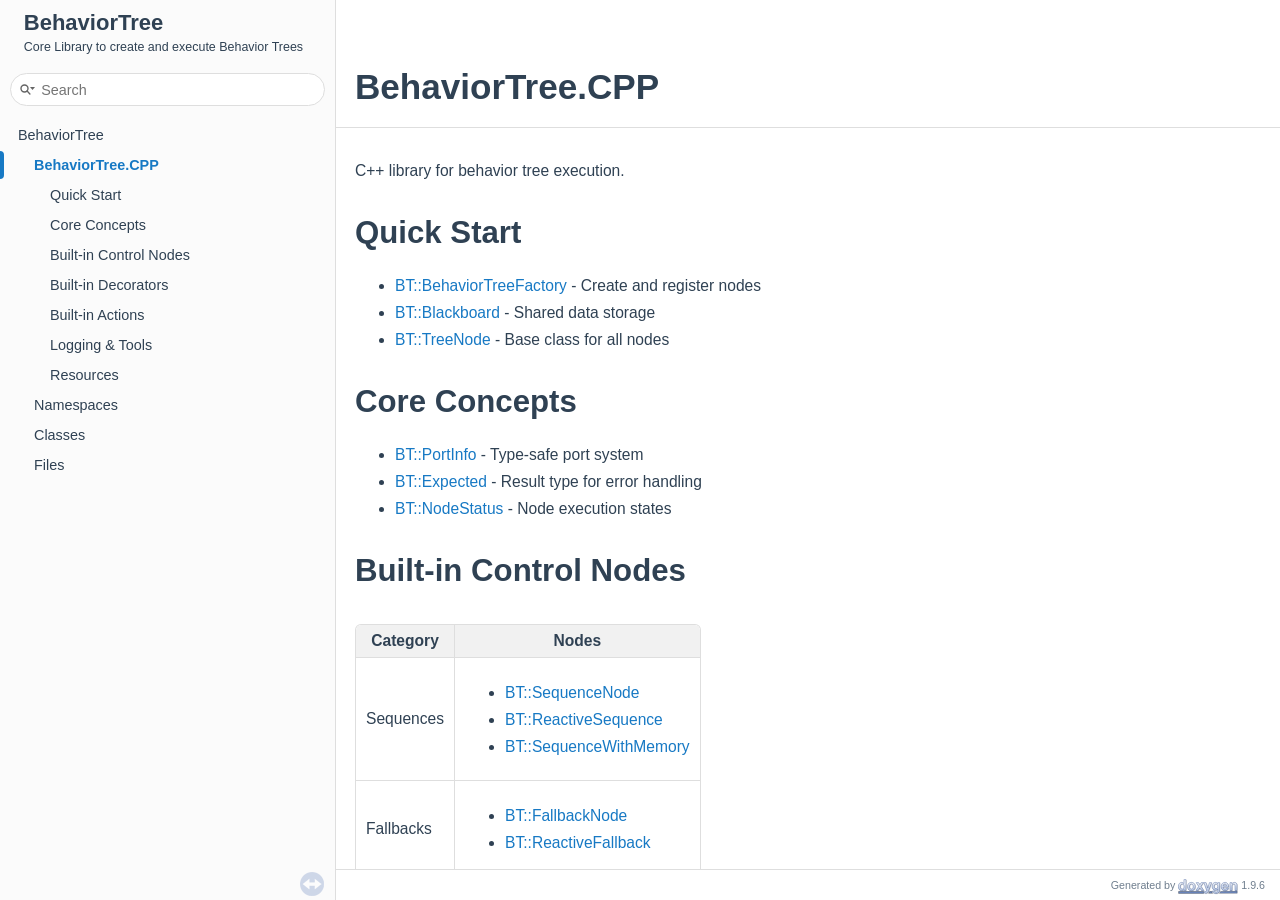
<file: index.html>
<!DOCTYPE html PUBLIC "-//W3C//DTD XHTML 1.0 Transitional//EN" "https://www.w3.org/TR/xhtml1/DTD/xhtml1-transitional.dtd">
<html xmlns="http://www.w3.org/1999/xhtml" lang="en-US">
<head>
<meta http-equiv="Content-Type" content="text/xhtml;charset=UTF-8"/>
<meta http-equiv="X-UA-Compatible" content="IE=11"/>
<meta name="generator" content="Doxygen 1.9.6"/>
<meta name="viewport" content="width=device-width, initial-scale=1"/>
<title>BehaviorTree: BehaviorTree.CPP</title>
<link href="tabs.css" rel="stylesheet" type="text/css"/>
<script type="text/javascript" src="jquery.js"></script>
<script type="text/javascript" src="dynsections.js"></script>
<link href="navtree.css" rel="stylesheet" type="text/css"/>
<script type="text/javascript" src="resize.js"></script>
<script type="text/javascript" src="navtreedata.js"></script>
<script type="text/javascript" src="navtree.js"></script>
<link href="search/search.css" rel="stylesheet" type="text/css"/>
<script type="text/javascript" src="search/searchdata.js"></script>
<script type="text/javascript" src="search/search.js"></script>
<link href="doxygen.css" rel="stylesheet" type="text/css" />
<link href="doxygen-awesome.css" rel="stylesheet" type="text/css"/>
<link href="doxygen-awesome-sidebar-only.css" rel="stylesheet" type="text/css"/>
</head>
<body>
<div id="top"><!-- do not remove this div, it is closed by doxygen! -->
<div id="titlearea">
<table cellspacing="0" cellpadding="0">
 <tbody>
 <tr id="projectrow">
  <td id="projectalign">
   <div id="projectname">BehaviorTree
   </div>
   <div id="projectbrief">Core Library to create and execute Behavior Trees</div>
  </td>
 </tr>
 </tbody>
</table>
</div>
<!-- end header part -->
<!-- Generated by Doxygen 1.9.6 -->
<script type="text/javascript">
/* @license magnet:?xt=urn:btih:d3d9a9a6595521f9666a5e94cc830dab83b65699&amp;dn=expat.txt MIT */
var searchBox = new SearchBox("searchBox", "search/",'.html');
/* @license-end */
</script>
<script type="text/javascript" src="menudata.js"></script>
<script type="text/javascript" src="menu.js"></script>
<script type="text/javascript">
/* @license magnet:?xt=urn:btih:d3d9a9a6595521f9666a5e94cc830dab83b65699&amp;dn=expat.txt MIT */
$(function() {
  initMenu('',true,false,'search.php','Search');
  $(document).ready(function() { init_search(); });
});
/* @license-end */
</script>
<div id="main-nav"></div>
</div><!-- top -->
<div id="side-nav" class="ui-resizable side-nav-resizable">
  <div id="nav-tree">
    <div id="nav-tree-contents">
      <div id="nav-sync" class="sync"></div>
    </div>
  </div>
  <div id="splitbar" style="-moz-user-select:none;" 
       class="ui-resizable-handle">
  </div>
</div>
<script type="text/javascript">
/* @license magnet:?xt=urn:btih:d3d9a9a6595521f9666a5e94cc830dab83b65699&amp;dn=expat.txt MIT */
$(document).ready(function(){initNavTree('index.html',''); initResizable(); });
/* @license-end */
</script>
<div id="doc-content">
<!-- window showing the filter options -->
<div id="MSearchSelectWindow"
     onmouseover="return searchBox.OnSearchSelectShow()"
     onmouseout="return searchBox.OnSearchSelectHide()"
     onkeydown="return searchBox.OnSearchSelectKey(event)">
</div>

<!-- iframe showing the search results (closed by default) -->
<div id="MSearchResultsWindow">
<div id="MSearchResults">
<div class="SRPage">
<div id="SRIndex">
<div id="SRResults"></div>
<div class="SRStatus" id="Loading">Loading...</div>
<div class="SRStatus" id="Searching">Searching...</div>
<div class="SRStatus" id="NoMatches">No Matches</div>
</div>
</div>
</div>
</div>

<div><div class="header">
  <div class="headertitle"><div class="title">BehaviorTree.CPP </div></div>
</div><!--header-->
<div class="contents">
<div class="textblock"><p><a class="anchor" id="mainpage"></a> C++ library for behavior tree execution.</p>
<h1><a class="anchor" id="autotoc_md0"></a>
Quick Start</h1>
<ul>
<li><a class="el" href="d6/dcd/class_b_t_1_1_behavior_tree_factory.html">BT::BehaviorTreeFactory</a> - Create and register nodes</li>
<li><a class="el" href="d0/d51/class_b_t_1_1_blackboard.html">BT::Blackboard</a> - Shared data storage</li>
<li><a class="el" href="da/d61/class_b_t_1_1_tree_node.html">BT::TreeNode</a> - Base class for all nodes</li>
</ul>
<h1><a class="anchor" id="autotoc_md1"></a>
Core Concepts</h1>
<ul>
<li><a class="el" href="d8/d5e/class_b_t_1_1_port_info.html">BT::PortInfo</a> - Type-safe port system</li>
<li><a class="el" href="d2/d8d/namespace_b_t.html#a7ed468293f4e7dc7ebbaca1a475526f3">BT::Expected</a> - Result type for error handling</li>
<li><a class="el" href="d2/d8d/namespace_b_t.html#a1414a8362678cd4081eeb30b72845b4e">BT::NodeStatus</a> - Node execution states</li>
</ul>
<h1><a class="anchor" id="autotoc_md2"></a>
Built-in Control Nodes</h1>
<table class="doxtable">
<tr>
<th>Category</th><th>Nodes </th></tr>
<tr>
<td>Sequences</td><td><ul>
<li>
<a class="el" href="d9/ddd/class_b_t_1_1_sequence_node.html">BT::SequenceNode</a> </li>
<li>
<a class="el" href="de/d9f/class_b_t_1_1_reactive_sequence.html">BT::ReactiveSequence</a> </li>
<li>
<a class="el" href="de/d69/class_b_t_1_1_sequence_with_memory.html">BT::SequenceWithMemory</a> </li>
</ul>
</td></tr>
<tr>
<td>Fallbacks</td><td><ul>
<li>
<a class="el" href="dc/da6/class_b_t_1_1_fallback_node.html">BT::FallbackNode</a> </li>
<li>
<a class="el" href="dc/d04/class_b_t_1_1_reactive_fallback.html">BT::ReactiveFallback</a> </li>
</ul>
</td></tr>
<tr>
<td>Parallels</td><td><ul>
<li>
<a class="el" href="d1/dee/class_b_t_1_1_parallel_node.html">BT::ParallelNode</a> </li>
<li>
<a class="el" href="d3/d02/class_b_t_1_1_parallel_all_node.html">BT::ParallelAllNode</a> </li>
</ul>
</td></tr>
<tr>
<td>Conditional</td><td><ul>
<li>
<a class="el" href="d8/d08/class_b_t_1_1_if_then_else_node.html">BT::IfThenElseNode</a> </li>
<li>
<a class="el" href="d7/d54/class_b_t_1_1_while_do_else_node.html">BT::WhileDoElseNode</a> </li>
<li>
<a class="el" href="dc/dae/class_b_t_1_1_switch_node.html">BT::SwitchNode</a> </li>
<li>
<a class="el" href="dc/d0b/class_b_t_1_1_manual_selector_node.html">BT::ManualSelectorNode</a> </li>
</ul>
</td></tr>
</table>
<h1><a class="anchor" id="autotoc_md3"></a>
Built-in Decorators</h1>
<table class="doxtable">
<tr>
<th>Category</th><th>Nodes </th></tr>
<tr>
<td>Repetition</td><td><ul>
<li>
<a class="el" href="dd/de4/class_b_t_1_1_retry_node.html">BT::RetryNode</a> </li>
<li>
<a class="el" href="d6/d78/class_b_t_1_1_repeat_node.html">BT::RepeatNode</a> </li>
<li>
<a class="el" href="dd/d32/class_b_t_1_1_loop_node.html">BT::LoopNode</a> </li>
</ul>
</td></tr>
<tr>
<td>Timing</td><td><ul>
<li>
<a class="el" href="d4/d20/class_b_t_1_1_timeout_node.html">BT::TimeoutNode</a> </li>
<li>
<a class="el" href="d4/d56/class_b_t_1_1_delay_node.html">BT::DelayNode</a> </li>
</ul>
</td></tr>
<tr>
<td>Result Modification</td><td><ul>
<li>
<a class="el" href="d2/ded/class_b_t_1_1_inverter_node.html">BT::InverterNode</a> </li>
<li>
<a class="el" href="d7/db8/class_b_t_1_1_force_success_node.html">BT::ForceSuccessNode</a> </li>
<li>
<a class="el" href="d4/d8c/class_b_t_1_1_force_failure_node.html">BT::ForceFailureNode</a> </li>
</ul>
</td></tr>
<tr>
<td>Execution Control</td><td><ul>
<li>
<a class="el" href="dd/dbd/class_b_t_1_1_run_once_node.html">BT::RunOnceNode</a> </li>
<li>
<a class="el" href="de/d22/class_b_t_1_1_keep_running_until_failure_node.html">BT::KeepRunningUntilFailureNode</a> </li>
</ul>
</td></tr>
<tr>
<td>Subtrees</td><td><ul>
<li>
<a class="el" href="df/d34/class_b_t_1_1_sub_tree_node.html">BT::SubTreeNode</a> </li>
</ul>
</td></tr>
<tr>
<td>Preconditions</td><td><ul>
<li>
<a class="el" href="d7/dd5/class_b_t_1_1_precondition_node.html">BT::PreconditionNode</a> </li>
<li>
<a class="el" href="d1/d7b/class_b_t_1_1_entry_updated_decorator.html">BT::EntryUpdatedDecorator</a> </li>
</ul>
</td></tr>
</table>
<h1><a class="anchor" id="autotoc_md4"></a>
Built-in Actions</h1>
<table class="doxtable">
<tr>
<th>Category</th><th>Nodes </th></tr>
<tr>
<td>Status</td><td><ul>
<li>
<a class="el" href="dd/dce/class_b_t_1_1_always_success_node.html">BT::AlwaysSuccessNode</a> </li>
<li>
<a class="el" href="d0/d9c/class_b_t_1_1_always_failure_node.html">BT::AlwaysFailureNode</a> </li>
</ul>
</td></tr>
<tr>
<td>Blackboard</td><td><ul>
<li>
<a class="el" href="d7/d4f/class_b_t_1_1_set_blackboard_node.html">BT::SetBlackboardNode</a> </li>
<li>
<a class="el" href="d1/d77/class_b_t_1_1_unset_blackboard_node.html">BT::UnsetBlackboardNode</a> </li>
</ul>
</td></tr>
<tr>
<td>Utility</td><td><ul>
<li>
<a class="el" href="d9/d33/class_b_t_1_1_sleep_node.html">BT::SleepNode</a> </li>
<li>
<a class="el" href="d5/d7f/class_b_t_1_1_test_node.html">BT::TestNode</a> </li>
</ul>
</td></tr>
<tr>
<td>Scripting</td><td><ul>
<li>
<a class="el" href="db/d0f/class_b_t_1_1_script_node.html">BT::ScriptNode</a> </li>
<li>
<a class="el" href="da/d26/class_b_t_1_1_script_condition.html">BT::ScriptCondition</a> </li>
</ul>
</td></tr>
<tr>
<td>Entry Updated</td><td><ul>
<li>
<a class="el" href="df/d9f/class_b_t_1_1_entry_updated_action.html">BT::EntryUpdatedAction</a> </li>
</ul>
</td></tr>
<tr>
<td>Queue</td><td><ul>
<li>
<a class="el" href="d7/d3a/class_b_t_1_1_pop_from_queue.html">BT::PopFromQueue</a> </li>
<li>
<a class="el" href="d9/d8c/class_b_t_1_1_queue_size.html">BT::QueueSize</a> </li>
</ul>
</td></tr>
</table>
<h1><a class="anchor" id="autotoc_md5"></a>
Logging &amp; Tools</h1>
<ul>
<li><a class="el" href="d2/d7b/class_b_t_1_1_file_logger2.html">BT::FileLogger2</a> - File logging</li>
<li><a class="el" href="d1/d52/class_b_t_1_1_std_cout_logger.html">BT::StdCoutLogger</a> - Console output</li>
<li><a class="el" href="da/df5/class_b_t_1_1_groot2_publisher.html">BT::Groot2Publisher</a> - Groot2 editor integration</li>
</ul>
<h1><a class="anchor" id="autotoc_md6"></a>
Resources</h1>
<ul>
<li><a href="https://github.com/BehaviorTree/BehaviorTree.CPP">GitHub Repository</a></li>
<li><a href="https://www.behaviortree.dev/">Groot2 Editor</a> </li>
</ul>
</div></div><!-- PageDoc -->
</div><!-- contents -->
</div><!-- doc-content -->
<!-- start footer part -->
<div id="nav-path" class="navpath"><!-- id is needed for treeview function! -->
  <ul>
    <li class="footer">Generated by <a href="https://www.doxygen.org/index.html"><img class="footer" src="doxygen.svg" width="104" height="31" alt="doxygen"/></a> 1.9.6 </li>
  </ul>
</div>
</body>
</html>
</file>
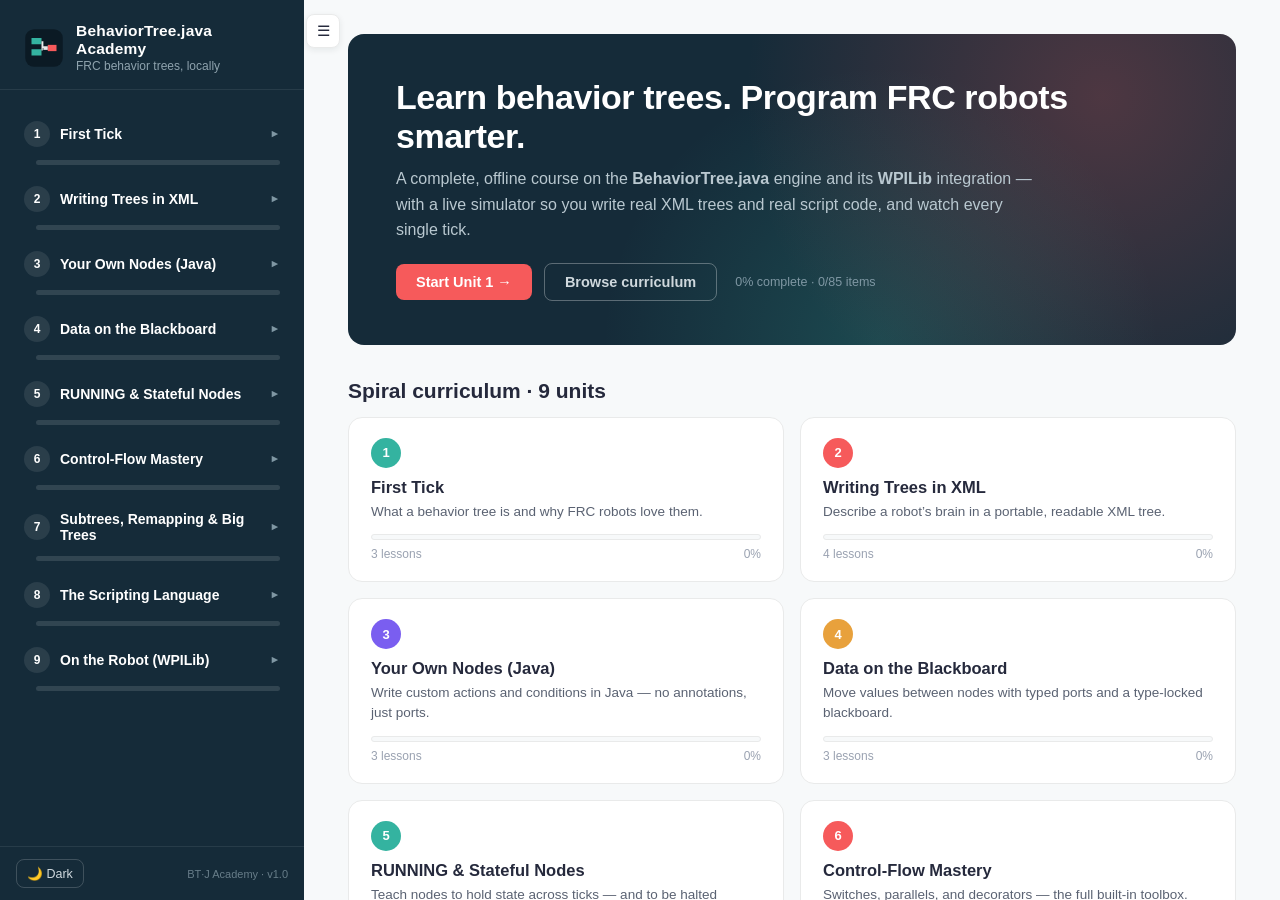
<file: docs/learn/index.html>
<!DOCTYPE html>
<html lang="en">
<head>
<meta charset="utf-8">
<meta name="viewport" content="width=device-width, initial-scale=1">
<title>BehaviorTree.java Academy</title>
<link rel="stylesheet" href="css/theme.css">
<link rel="stylesheet" href="css/workspace.css">
<link rel="icon" href="data:image/svg+xml,%3Csvg xmlns='http://www.w3.org/2000/svg' viewBox='0 0 32 32'%3E%3Crect x='1' y='1' width='30' height='30' rx='7' fill='%23152b39'/%3E%3Cpath d='M7 10h6v4H7z' fill='%2334b3a0'/%3E%3Cpath d='M7 18h6v4H7z' fill='%23f65a5b'/%3E%3Cpath d='M19 14h6v4h-6z' fill='%23ffc94d'/%3E%3Cpath d='M13 12h3v3h1v4h-1v3h-3v-3h1v-2h-1z' fill='%23e9eaea'/%3E%3Cpath d='M16 16h3v3h-3z' fill='%23e9eaea'/%3E%3C/svg%3E">
</head>
<body>
<div id="app">
  <aside id="sidebar" aria-label="Curriculum">
    <div class="sb-brand" id="sb-brand"></div>
    <nav id="sb-nav" class="sb-nav"></nav>
    <div class="sb-footer">
      <button id="sb-theme" class="sb-theme-btn" title="Toggle light / dark theme">🌙 Theme</button>
      <span class="sb-version">BT·J Academy · v1.0</span>
    </div>
  </aside>
  <button id="sb-toggle" title="Toggle sidebar" aria-label="Toggle sidebar">☰</button>
  <main id="main"><div id="page"></div></main>
</div>
<script type="module" src="js/app/app.js"></script>
</body>
</html>
</file>
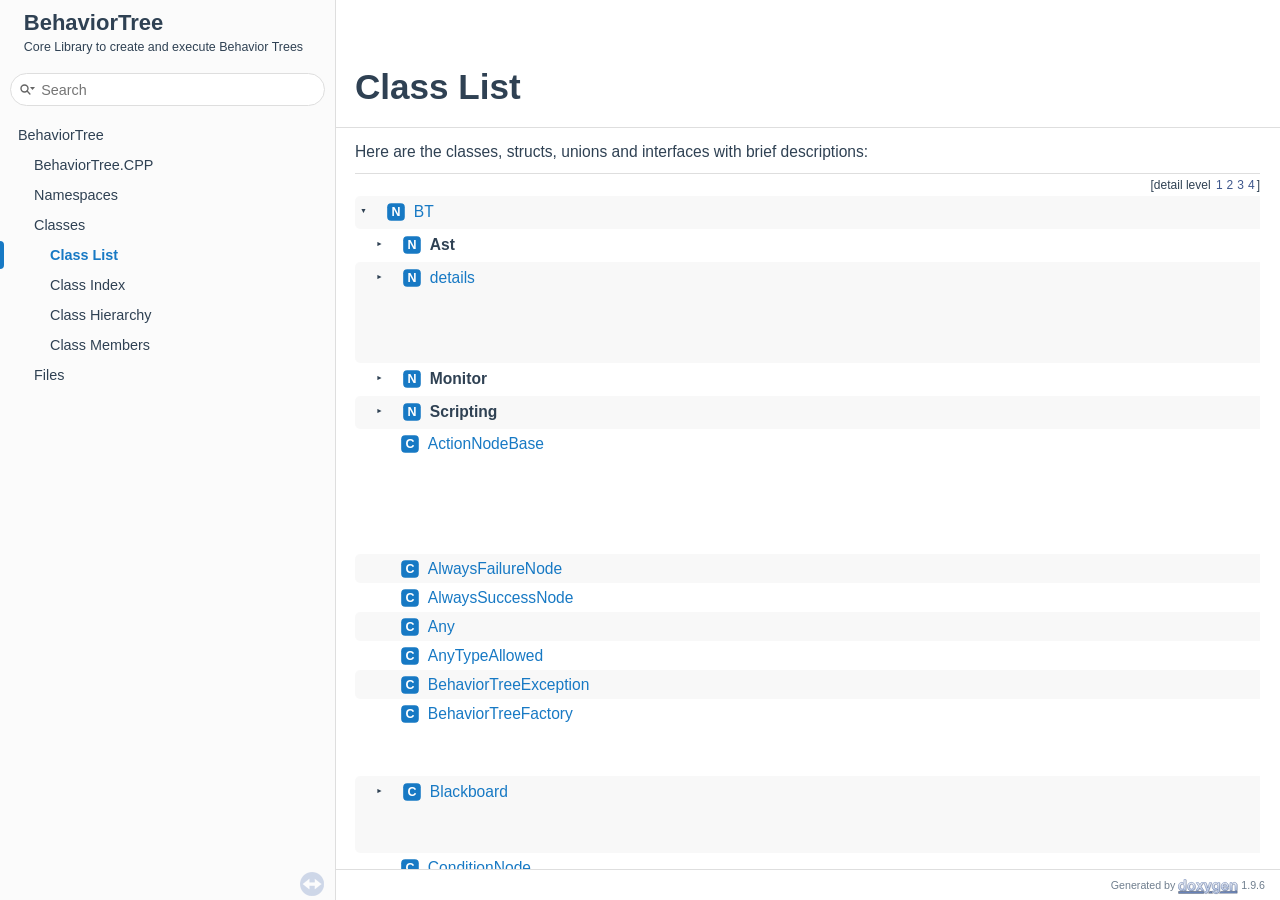
<file: annotated.html>
<!DOCTYPE html PUBLIC "-//W3C//DTD XHTML 1.0 Transitional//EN" "https://www.w3.org/TR/xhtml1/DTD/xhtml1-transitional.dtd">
<html xmlns="http://www.w3.org/1999/xhtml" lang="en-US">
<head>
<meta http-equiv="Content-Type" content="text/xhtml;charset=UTF-8"/>
<meta http-equiv="X-UA-Compatible" content="IE=11"/>
<meta name="generator" content="Doxygen 1.9.6"/>
<meta name="viewport" content="width=device-width, initial-scale=1"/>
<title>BehaviorTree: Class List</title>
<link href="tabs.css" rel="stylesheet" type="text/css"/>
<script type="text/javascript" src="jquery.js"></script>
<script type="text/javascript" src="dynsections.js"></script>
<link href="navtree.css" rel="stylesheet" type="text/css"/>
<script type="text/javascript" src="resize.js"></script>
<script type="text/javascript" src="navtreedata.js"></script>
<script type="text/javascript" src="navtree.js"></script>
<link href="search/search.css" rel="stylesheet" type="text/css"/>
<script type="text/javascript" src="search/searchdata.js"></script>
<script type="text/javascript" src="search/search.js"></script>
<link href="doxygen.css" rel="stylesheet" type="text/css" />
<link href="doxygen-awesome.css" rel="stylesheet" type="text/css"/>
<link href="doxygen-awesome-sidebar-only.css" rel="stylesheet" type="text/css"/>
</head>
<body>
<div id="top"><!-- do not remove this div, it is closed by doxygen! -->
<div id="titlearea">
<table cellspacing="0" cellpadding="0">
 <tbody>
 <tr id="projectrow">
  <td id="projectalign">
   <div id="projectname">BehaviorTree
   </div>
   <div id="projectbrief">Core Library to create and execute Behavior Trees</div>
  </td>
 </tr>
 </tbody>
</table>
</div>
<!-- end header part -->
<!-- Generated by Doxygen 1.9.6 -->
<script type="text/javascript">
/* @license magnet:?xt=urn:btih:d3d9a9a6595521f9666a5e94cc830dab83b65699&amp;dn=expat.txt MIT */
var searchBox = new SearchBox("searchBox", "search/",'.html');
/* @license-end */
</script>
<script type="text/javascript" src="menudata.js"></script>
<script type="text/javascript" src="menu.js"></script>
<script type="text/javascript">
/* @license magnet:?xt=urn:btih:d3d9a9a6595521f9666a5e94cc830dab83b65699&amp;dn=expat.txt MIT */
$(function() {
  initMenu('',true,false,'search.php','Search');
  $(document).ready(function() { init_search(); });
});
/* @license-end */
</script>
<div id="main-nav"></div>
</div><!-- top -->
<div id="side-nav" class="ui-resizable side-nav-resizable">
  <div id="nav-tree">
    <div id="nav-tree-contents">
      <div id="nav-sync" class="sync"></div>
    </div>
  </div>
  <div id="splitbar" style="-moz-user-select:none;" 
       class="ui-resizable-handle">
  </div>
</div>
<script type="text/javascript">
/* @license magnet:?xt=urn:btih:d3d9a9a6595521f9666a5e94cc830dab83b65699&amp;dn=expat.txt MIT */
$(document).ready(function(){initNavTree('annotated.html',''); initResizable(); });
/* @license-end */
</script>
<div id="doc-content">
<!-- window showing the filter options -->
<div id="MSearchSelectWindow"
     onmouseover="return searchBox.OnSearchSelectShow()"
     onmouseout="return searchBox.OnSearchSelectHide()"
     onkeydown="return searchBox.OnSearchSelectKey(event)">
</div>

<!-- iframe showing the search results (closed by default) -->
<div id="MSearchResultsWindow">
<div id="MSearchResults">
<div class="SRPage">
<div id="SRIndex">
<div id="SRResults"></div>
<div class="SRStatus" id="Loading">Loading...</div>
<div class="SRStatus" id="Searching">Searching...</div>
<div class="SRStatus" id="NoMatches">No Matches</div>
</div>
</div>
</div>
</div>

<div class="header">
  <div class="headertitle"><div class="title">Class List</div></div>
</div><!--header-->
<div class="contents">
<div class="textblock">Here are the classes, structs, unions and interfaces with brief descriptions:</div><div class="directory">
<div class="levels">[detail level <span onclick="javascript:toggleLevel(1);">1</span><span onclick="javascript:toggleLevel(2);">2</span><span onclick="javascript:toggleLevel(3);">3</span><span onclick="javascript:toggleLevel(4);">4</span>]</div><table class="directory">
<tr id="row_0_" class="even"><td class="entry"><span style="width:0px;display:inline-block;">&#160;</span><span id="arr_0_" class="arrow" onclick="toggleFolder('0_')">&#9660;</span><span class="icona"><span class="icon">N</span></span><a class="el" href="d2/d8d/namespace_b_t.html" target="_self">BT</a></td><td class="desc"></td></tr>
<tr id="row_0_0_" class="odd"><td class="entry"><span style="width:16px;display:inline-block;">&#160;</span><span id="arr_0_0_" class="arrow" onclick="toggleFolder('0_0_')">&#9658;</span><span class="icona"><span class="icon">N</span></span><b>Ast</b></td><td class="desc"></td></tr>
<tr id="row_0_0_0_" class="even" style="display:none;"><td class="entry"><span style="width:48px;display:inline-block;">&#160;</span><span class="icona"><span class="icon">C</span></span><a class="el" href="d0/de8/struct_b_t_1_1_ast_1_1_environment.html" target="_self">Environment</a></td><td class="desc">Used to encapsulate the information and states needed by the scripting language </td></tr>
<tr id="row_0_0_1_" class="even" style="display:none;"><td class="entry"><span style="width:48px;display:inline-block;">&#160;</span><span class="icona"><span class="icon">C</span></span><a class="el" href="db/d78/struct_b_t_1_1_ast_1_1_expr_assignment.html" target="_self">ExprAssignment</a></td><td class="desc"></td></tr>
<tr id="row_0_0_2_" class="even" style="display:none;"><td class="entry"><span style="width:48px;display:inline-block;">&#160;</span><span class="icona"><span class="icon">C</span></span><a class="el" href="db/d6e/struct_b_t_1_1_ast_1_1_expr_base.html" target="_self">ExprBase</a></td><td class="desc"></td></tr>
<tr id="row_0_0_3_" class="even" style="display:none;"><td class="entry"><span style="width:48px;display:inline-block;">&#160;</span><span class="icona"><span class="icon">C</span></span><a class="el" href="da/d27/struct_b_t_1_1_ast_1_1_expr_binary_arithmetic.html" target="_self">ExprBinaryArithmetic</a></td><td class="desc"></td></tr>
<tr id="row_0_0_4_" class="even" style="display:none;"><td class="entry"><span style="width:48px;display:inline-block;">&#160;</span><span class="icona"><span class="icon">C</span></span><a class="el" href="d6/d18/struct_b_t_1_1_ast_1_1_expr_comparison.html" target="_self">ExprComparison</a></td><td class="desc"></td></tr>
<tr id="row_0_0_5_" class="even" style="display:none;"><td class="entry"><span style="width:48px;display:inline-block;">&#160;</span><span class="icona"><span class="icon">C</span></span><a class="el" href="db/d6b/struct_b_t_1_1_ast_1_1_expr_if.html" target="_self">ExprIf</a></td><td class="desc"></td></tr>
<tr id="row_0_0_6_" class="even" style="display:none;"><td class="entry"><span style="width:48px;display:inline-block;">&#160;</span><span class="icona"><span class="icon">C</span></span><a class="el" href="dd/dce/struct_b_t_1_1_ast_1_1_expr_literal.html" target="_self">ExprLiteral</a></td><td class="desc"></td></tr>
<tr id="row_0_0_7_" class="even" style="display:none;"><td class="entry"><span style="width:48px;display:inline-block;">&#160;</span><span class="icona"><span class="icon">C</span></span><a class="el" href="d2/d5d/struct_b_t_1_1_ast_1_1_expr_name.html" target="_self">ExprName</a></td><td class="desc"></td></tr>
<tr id="row_0_0_8_" class="even" style="display:none;"><td class="entry"><span style="width:48px;display:inline-block;">&#160;</span><span class="icona"><span class="icon">C</span></span><a class="el" href="de/d7b/struct_b_t_1_1_ast_1_1_expr_unary_arithmetic.html" target="_self">ExprUnaryArithmetic</a></td><td class="desc"></td></tr>
<tr id="row_0_1_" class="even"><td class="entry"><span style="width:16px;display:inline-block;">&#160;</span><span id="arr_0_1_" class="arrow" onclick="toggleFolder('0_1_')">&#9658;</span><span class="icona"><span class="icon">N</span></span><a class="el" href="df/da8/namespace_b_t_1_1details.html" target="_self">details</a></td><td class="desc">The <a class="el" href="dc/dae/class_b_t_1_1_switch_node.html">SwitchNode</a> is equivalent to a switch statement, where a certain branch (child) is executed according to the value of a blackboard entry </td></tr>
<tr id="row_0_1_0_" class="odd" style="display:none;"><td class="entry"><span style="width:32px;display:inline-block;">&#160;</span><span id="arr_0_1_0_" class="arrow" onclick="toggleFolder('0_1_0_')">&#9658;</span><span class="icona"><span class="icon">C</span></span><a class="el" href="dd/dbe/class_b_t_1_1details_1_1_callback_gate.html" target="_self">CallbackGate</a></td><td class="desc">Synchronization gate used to coordinate callbacks with object teardown </td></tr>
<tr id="row_0_1_0_0_" class="odd" style="display:none;"><td class="entry"><span style="width:64px;display:inline-block;">&#160;</span><span class="icona"><span class="icon">C</span></span><a class="el" href="d4/d39/class_b_t_1_1details_1_1_callback_gate_1_1_guard.html" target="_self">Guard</a></td><td class="desc">RAII helper that signals the completion of a callback entered with <a class="el" href="dd/dbe/class_b_t_1_1details_1_1_callback_gate.html#a7cbde34e3be5f3776699339007ccaefe" title="Returns false if the gate has been closed and the callback must not run.">tryStart()</a> </td></tr>
<tr id="row_0_1_1_" class="odd" style="display:none;"><td class="entry"><span style="width:48px;display:inline-block;">&#160;</span><span class="icona"><span class="icon">C</span></span><a class="el" href="d9/d24/class_b_t_1_1details_1_1_semaphore.html" target="_self">Semaphore</a></td><td class="desc"></td></tr>
<tr id="row_0_2_" class="odd"><td class="entry"><span style="width:16px;display:inline-block;">&#160;</span><span id="arr_0_2_" class="arrow" onclick="toggleFolder('0_2_')">&#9658;</span><span class="icona"><span class="icon">N</span></span><b>Monitor</b></td><td class="desc"></td></tr>
<tr id="row_0_2_0_" class="even" style="display:none;"><td class="entry"><span style="width:48px;display:inline-block;">&#160;</span><span class="icona"><span class="icon">C</span></span><a class="el" href="dc/d6e/struct_b_t_1_1_monitor_1_1_hook.html" target="_self">Hook</a></td><td class="desc"></td></tr>
<tr id="row_0_2_1_" class="even" style="display:none;"><td class="entry"><span style="width:48px;display:inline-block;">&#160;</span><span class="icona"><span class="icon">C</span></span><a class="el" href="dc/d73/struct_b_t_1_1_monitor_1_1_reply_header.html" target="_self">ReplyHeader</a></td><td class="desc"></td></tr>
<tr id="row_0_2_2_" class="even" style="display:none;"><td class="entry"><span style="width:48px;display:inline-block;">&#160;</span><span class="icona"><span class="icon">C</span></span><a class="el" href="dc/d05/struct_b_t_1_1_monitor_1_1_request_header.html" target="_self">RequestHeader</a></td><td class="desc"></td></tr>
<tr id="row_0_3_" class="even"><td class="entry"><span style="width:16px;display:inline-block;">&#160;</span><span id="arr_0_3_" class="arrow" onclick="toggleFolder('0_3_')">&#9658;</span><span class="icona"><span class="icon">N</span></span><b>Scripting</b></td><td class="desc"></td></tr>
<tr id="row_0_3_0_" class="odd" style="display:none;"><td class="entry"><span style="width:48px;display:inline-block;">&#160;</span><span class="icona"><span class="icon">C</span></span><a class="el" href="da/dd6/struct_b_t_1_1_scripting_1_1_token.html" target="_self">Token</a></td><td class="desc"></td></tr>
<tr id="row_0_4_" class="odd"><td class="entry"><span style="width:32px;display:inline-block;">&#160;</span><span class="icona"><span class="icon">C</span></span><a class="el" href="d3/de2/class_b_t_1_1_action_node_base.html" target="_self">ActionNodeBase</a></td><td class="desc">The <a class="el" href="d3/de2/class_b_t_1_1_action_node_base.html" title="The ActionNodeBase is the base class to use to create any kind of action. A particular derived class ...">ActionNodeBase</a> is the base class to use to create any kind of action. A particular derived class is free to override <a class="el" href="da/d61/class_b_t_1_1_tree_node.html#a07d0876cfd608b690650e930d1a629cc" title="The method that should be used to invoke tick() and setStatus();.">executeTick()</a> as needed </td></tr>
<tr id="row_0_5_" class="even"><td class="entry"><span style="width:32px;display:inline-block;">&#160;</span><span class="icona"><span class="icon">C</span></span><a class="el" href="d0/d9c/class_b_t_1_1_always_failure_node.html" target="_self">AlwaysFailureNode</a></td><td class="desc"></td></tr>
<tr id="row_0_6_" class="odd"><td class="entry"><span style="width:32px;display:inline-block;">&#160;</span><span class="icona"><span class="icon">C</span></span><a class="el" href="dd/dce/class_b_t_1_1_always_success_node.html" target="_self">AlwaysSuccessNode</a></td><td class="desc"></td></tr>
<tr id="row_0_7_" class="even"><td class="entry"><span style="width:32px;display:inline-block;">&#160;</span><span class="icona"><span class="icon">C</span></span><a class="el" href="d7/df4/class_b_t_1_1_any.html" target="_self">Any</a></td><td class="desc"></td></tr>
<tr id="row_0_8_" class="odd"><td class="entry"><span style="width:32px;display:inline-block;">&#160;</span><span class="icona"><span class="icon">C</span></span><a class="el" href="d4/df1/struct_b_t_1_1_any_type_allowed.html" target="_self">AnyTypeAllowed</a></td><td class="desc"></td></tr>
<tr id="row_0_9_" class="even"><td class="entry"><span style="width:32px;display:inline-block;">&#160;</span><span class="icona"><span class="icon">C</span></span><a class="el" href="df/d93/class_b_t_1_1_behavior_tree_exception.html" target="_self">BehaviorTreeException</a></td><td class="desc"></td></tr>
<tr id="row_0_10_" class="odd"><td class="entry"><span style="width:32px;display:inline-block;">&#160;</span><span class="icona"><span class="icon">C</span></span><a class="el" href="d6/dcd/class_b_t_1_1_behavior_tree_factory.html" target="_self">BehaviorTreeFactory</a></td><td class="desc">The <a class="el" href="d6/dcd/class_b_t_1_1_behavior_tree_factory.html" title="The BehaviorTreeFactory is used to create instances of a TreeNode at run-time.">BehaviorTreeFactory</a> is used to create instances of a <a class="el" href="da/d61/class_b_t_1_1_tree_node.html" title="Abstract base class for Behavior Tree Nodes.">TreeNode</a> at run-time </td></tr>
<tr id="row_0_11_" class="even"><td class="entry"><span style="width:16px;display:inline-block;">&#160;</span><span id="arr_0_11_" class="arrow" onclick="toggleFolder('0_11_')">&#9658;</span><span class="icona"><span class="icon">C</span></span><a class="el" href="d0/d51/class_b_t_1_1_blackboard.html" target="_self">Blackboard</a></td><td class="desc">The <a class="el" href="d0/d51/class_b_t_1_1_blackboard.html" title="The Blackboard is the mechanism used by BehaviorTrees to exchange typed data.">Blackboard</a> is the mechanism used by BehaviorTrees to exchange typed data </td></tr>
<tr id="row_0_11_0_" class="odd" style="display:none;"><td class="entry"><span style="width:48px;display:inline-block;">&#160;</span><span class="icona"><span class="icon">C</span></span><a class="el" href="d8/de8/struct_b_t_1_1_blackboard_1_1_entry.html" target="_self">Entry</a></td><td class="desc"></td></tr>
<tr id="row_0_12_" class="odd"><td class="entry"><span style="width:32px;display:inline-block;">&#160;</span><span class="icona"><span class="icon">C</span></span><a class="el" href="dc/dfc/class_b_t_1_1_condition_node.html" target="_self">ConditionNode</a></td><td class="desc">The <a class="el" href="dc/dfc/class_b_t_1_1_condition_node.html" title="The ConditionNode is a leaf node used to check a condition.">ConditionNode</a> is a leaf node used to check a condition </td></tr>
<tr id="row_0_13_" class="even"><td class="entry"><span style="width:32px;display:inline-block;">&#160;</span><span class="icona"><span class="icon">C</span></span><a class="el" href="df/dc2/class_b_t_1_1_consume_queue.html" target="_self">ConsumeQueue</a></td><td class="desc"></td></tr>
<tr id="row_0_14_" class="odd"><td class="entry"><span style="width:32px;display:inline-block;">&#160;</span><span class="icona"><span class="icon">C</span></span><a class="el" href="d6/ddb/class_b_t_1_1_control_node.html" target="_self">ControlNode</a></td><td class="desc">The <a class="el" href="d6/ddb/class_b_t_1_1_control_node.html" title="The ControlNode is the base class for nodes that can have multiple children.">ControlNode</a> is the base class for nodes that can have multiple children </td></tr>
<tr id="row_0_15_" class="even"><td class="entry"><span style="width:32px;display:inline-block;">&#160;</span><span class="icona"><span class="icon">C</span></span><a class="el" href="d8/dd4/class_b_t_1_1_coro_action_node.html" target="_self">CoroActionNode</a></td><td class="desc">A good candidate for asynchronous actions which need to communicate with an external service using an async request/reply interface </td></tr>
<tr id="row_0_16_" class="odd"><td class="entry"><span style="width:32px;display:inline-block;">&#160;</span><span class="icona"><span class="icon">C</span></span><a class="el" href="d1/de7/class_b_t_1_1_decorator_node.html" target="_self">DecoratorNode</a></td><td class="desc">The <a class="el" href="d1/de7/class_b_t_1_1_decorator_node.html" title="The DecoratorNode is the base class for nodes that have exactly one child.">DecoratorNode</a> is the base class for nodes that have exactly one child </td></tr>
<tr id="row_0_17_" class="even"><td class="entry"><span style="width:32px;display:inline-block;">&#160;</span><span class="icona"><span class="icon">C</span></span><a class="el" href="d4/d56/class_b_t_1_1_delay_node.html" target="_self">DelayNode</a></td><td class="desc">The delay node will introduce a delay and then tick the child returning the status of the child as it is upon completion The delay is in milliseconds and it is passed using the port "delay_msec" </td></tr>
<tr id="row_0_18_" class="odd"><td class="entry"><span style="width:32px;display:inline-block;">&#160;</span><span class="icona"><span class="icon">C</span></span><a class="el" href="df/d9f/class_b_t_1_1_entry_updated_action.html" target="_self">EntryUpdatedAction</a></td><td class="desc">The <a class="el" href="df/d9f/class_b_t_1_1_entry_updated_action.html" title="The EntryUpdatedAction checks the Timestamp in an entry to determine if the value was updated since t...">EntryUpdatedAction</a> checks the <a class="el" href="d0/d59/struct_b_t_1_1_timestamp.html">Timestamp</a> in an entry to determine if the value was updated since the last time </td></tr>
<tr id="row_0_19_" class="even"><td class="entry"><span style="width:32px;display:inline-block;">&#160;</span><span class="icona"><span class="icon">C</span></span><a class="el" href="d1/d7b/class_b_t_1_1_entry_updated_decorator.html" target="_self">EntryUpdatedDecorator</a></td><td class="desc">The <a class="el" href="d1/d7b/class_b_t_1_1_entry_updated_decorator.html" title="The EntryUpdatedDecorator checks the Timestamp in an entry to determine if the value was updated sinc...">EntryUpdatedDecorator</a> checks the <a class="el" href="d0/d59/struct_b_t_1_1_timestamp.html">Timestamp</a> in an entry to determine if the value was updated since the last time (true, the first time) </td></tr>
<tr id="row_0_20_" class="odd"><td class="entry"><span style="width:32px;display:inline-block;">&#160;</span><span class="icona"><span class="icon">C</span></span><a class="el" href="dc/da6/class_b_t_1_1_fallback_node.html" target="_self">FallbackNode</a></td><td class="desc">The <a class="el" href="dc/da6/class_b_t_1_1_fallback_node.html" title="The FallbackNode is used to try different strategies, until one succeeds. If any child returns RUNNIN...">FallbackNode</a> is used to try different strategies, until one succeeds. If any child returns RUNNING, previous children will NOT be ticked again </td></tr>
<tr id="row_0_21_" class="even"><td class="entry"><span style="width:16px;display:inline-block;">&#160;</span><span id="arr_0_21_" class="arrow" onclick="toggleFolder('0_21_')">&#9658;</span><span class="icona"><span class="icon">C</span></span><a class="el" href="d2/d7b/class_b_t_1_1_file_logger2.html" target="_self">FileLogger2</a></td><td class="desc">The <a class="el" href="d2/d7b/class_b_t_1_1_file_logger2.html" title="The FileLogger2 is a logger that saves the tree as XML and all the transitions. Data is written to fi...">FileLogger2</a> is a logger that saves the tree as XML and all the transitions. Data is written to file in a separate thread, to minimize latency </td></tr>
<tr id="row_0_21_0_" class="odd" style="display:none;"><td class="entry"><span style="width:48px;display:inline-block;">&#160;</span><span class="icona"><span class="icon">C</span></span><a class="el" href="dc/d6c/struct_b_t_1_1_file_logger2_1_1_transition.html" target="_self">Transition</a></td><td class="desc"></td></tr>
<tr id="row_0_22_" class="odd"><td class="entry"><span style="width:32px;display:inline-block;">&#160;</span><span class="icona"><span class="icon">C</span></span><a class="el" href="d4/d8c/class_b_t_1_1_force_failure_node.html" target="_self">ForceFailureNode</a></td><td class="desc">The <a class="el" href="d4/d8c/class_b_t_1_1_force_failure_node.html" title="The ForceFailureNode always returns FAILURE when the child completes, regardless of whether the child...">ForceFailureNode</a> always returns FAILURE when the child completes, regardless of whether the child returned SUCCESS or FAILURE </td></tr>
<tr id="row_0_23_" class="even"><td class="entry"><span style="width:32px;display:inline-block;">&#160;</span><span class="icona"><span class="icon">C</span></span><a class="el" href="d7/db8/class_b_t_1_1_force_success_node.html" target="_self">ForceSuccessNode</a></td><td class="desc">The <a class="el" href="d7/db8/class_b_t_1_1_force_success_node.html" title="The ForceSuccessNode always returns SUCCESS when the child completes, regardless of whether the child...">ForceSuccessNode</a> always returns SUCCESS when the child completes, regardless of whether the child returned SUCCESS or FAILURE </td></tr>
<tr id="row_0_24_" class="odd"><td class="entry"><span style="width:32px;display:inline-block;">&#160;</span><span class="icona"><span class="icon">C</span></span><a class="el" href="da/df5/class_b_t_1_1_groot2_publisher.html" target="_self">Groot2Publisher</a></td><td class="desc">The <a class="el" href="da/df5/class_b_t_1_1_groot2_publisher.html" title="The Groot2Publisher is used to create an interface between your BT.CPP executor and Groot2.">Groot2Publisher</a> is used to create an interface between your BT.CPP executor and Groot2 </td></tr>
<tr id="row_0_25_" class="even"><td class="entry"><span style="width:32px;display:inline-block;">&#160;</span><span class="icona"><span class="icon">C</span></span><a class="el" href="d1/da6/struct_b_t_1_1has__static__method__metadata.html" target="_self">has_static_method_metadata</a></td><td class="desc"></td></tr>
<tr id="row_0_26_" class="odd"><td class="entry"><span style="width:32px;display:inline-block;">&#160;</span><span class="icona"><span class="icon">C</span></span><a class="el" href="dc/d0f/struct_b_t_1_1has__static__method__metadata_3_01_t_00_01typename_01std_1_1enable__if_3_01std_1_1065d166f8cc1b3c83dbdb1c2230484f1.html" target="_self">has_static_method_metadata&lt; T, typename std::enable_if&lt; std::is_same&lt; decltype(T::metadata()), KeyValueVector &gt;::value &gt;::type &gt;</a></td><td class="desc"></td></tr>
<tr id="row_0_27_" class="even"><td class="entry"><span style="width:32px;display:inline-block;">&#160;</span><span class="icona"><span class="icon">C</span></span><a class="el" href="d0/d56/struct_b_t_1_1has__static__method__provided_ports.html" target="_self">has_static_method_providedPorts</a></td><td class="desc"></td></tr>
<tr id="row_0_28_" class="odd"><td class="entry"><span style="width:32px;display:inline-block;">&#160;</span><span class="icona"><span class="icon">C</span></span><a class="el" href="d6/d07/struct_b_t_1_1has__static__method__provided_ports_3_01_t_00_01typename_01std_1_1enable__if_3_01s8432b5486894de4ea455ef2f702667bd.html" target="_self">has_static_method_providedPorts&lt; T, typename std::enable_if&lt; std::is_same&lt; decltype(T::providedPorts()), PortsList &gt;::value &gt;::type &gt;</a></td><td class="desc"></td></tr>
<tr id="row_0_29_" class="even"><td class="entry"><span style="width:32px;display:inline-block;">&#160;</span><span class="icona"><span class="icon">C</span></span><a class="el" href="d8/d08/class_b_t_1_1_if_then_else_node.html" target="_self">IfThenElseNode</a></td><td class="desc"><a class="el" href="d8/d08/class_b_t_1_1_if_then_else_node.html" title="IfThenElseNode must have exactly 2 or 3 children. This node is NOT reactive.">IfThenElseNode</a> must have exactly 2 or 3 children. This node is NOT reactive </td></tr>
<tr id="row_0_30_" class="odd"><td class="entry"><span style="width:32px;display:inline-block;">&#160;</span><span class="icona"><span class="icon">C</span></span><a class="el" href="d2/ded/class_b_t_1_1_inverter_node.html" target="_self">InverterNode</a></td><td class="desc">The <a class="el" href="d2/ded/class_b_t_1_1_inverter_node.html" title="The InverterNode returns SUCCESS if child fails of FAILURE is child succeeds. RUNNING status is propa...">InverterNode</a> returns SUCCESS if child fails of FAILURE is child succeeds. RUNNING status is propagated </td></tr>
<tr id="row_0_31_" class="even"><td class="entry"><span style="width:32px;display:inline-block;">&#160;</span><span class="icona"><span class="icon">C</span></span><a class="el" href="de/dcd/struct_b_t_1_1is__shared__ptr.html" target="_self">is_shared_ptr</a></td><td class="desc"></td></tr>
<tr id="row_0_32_" class="odd"><td class="entry"><span style="width:32px;display:inline-block;">&#160;</span><span class="icona"><span class="icon">C</span></span><a class="el" href="df/d93/struct_b_t_1_1is__shared__ptr_3_01std_1_1shared__ptr_3_01_u_01_4_01_4.html" target="_self">is_shared_ptr&lt; std::shared_ptr&lt; U &gt; &gt;</a></td><td class="desc"></td></tr>
<tr id="row_0_33_" class="even"><td class="entry"><span style="width:32px;display:inline-block;">&#160;</span><span class="icona"><span class="icon">C</span></span><a class="el" href="d0/d64/class_b_t_1_1_json_exporter.html" target="_self">JsonExporter</a></td><td class="desc"></td></tr>
<tr id="row_0_34_" class="odd"><td class="entry"><span style="width:32px;display:inline-block;">&#160;</span><span class="icona"><span class="icon">C</span></span><a class="el" href="de/d22/class_b_t_1_1_keep_running_until_failure_node.html" target="_self">KeepRunningUntilFailureNode</a></td><td class="desc">The <a class="el" href="de/d22/class_b_t_1_1_keep_running_until_failure_node.html" title="The KeepRunningUntilFailureNode keeps ticking the child as long as it returns SUCCESS,...">KeepRunningUntilFailureNode</a> keeps ticking the child as long as it returns SUCCESS, and returns RUNNING </td></tr>
<tr id="row_0_35_" class="even"><td class="entry"><span style="width:32px;display:inline-block;">&#160;</span><span class="icona"><span class="icon">C</span></span><a class="el" href="d1/de2/class_b_t_1_1_leaf_node.html" target="_self">LeafNode</a></td><td class="desc"></td></tr>
<tr id="row_0_36_" class="odd"><td class="entry"><span style="width:32px;display:inline-block;">&#160;</span><span class="icona"><span class="icon">C</span></span><a class="el" href="d4/d98/class_b_t_1_1_locked_ptr.html" target="_self">LockedPtr</a></td><td class="desc">The <a class="el" href="d4/d98/class_b_t_1_1_locked_ptr.html" title="The LockedPtr class is used to share a pointer to an object and a mutex that protects the read/write ...">LockedPtr</a> class is used to share a pointer to an object and a mutex that protects the read/write access to that object </td></tr>
<tr id="row_0_37_" class="even"><td class="entry"><span style="width:32px;display:inline-block;">&#160;</span><span class="icona"><span class="icon">C</span></span><a class="el" href="df/d4f/class_b_t_1_1_logic_error.html" target="_self">LogicError</a></td><td class="desc"></td></tr>
<tr id="row_0_38_" class="odd"><td class="entry"><span style="width:32px;display:inline-block;">&#160;</span><span class="icona"><span class="icon">C</span></span><a class="el" href="dd/d32/class_b_t_1_1_loop_node.html" target="_self">LoopNode</a></td><td class="desc">The <a class="el" href="dd/d32/class_b_t_1_1_loop_node.html" title="The LoopNode class is used to pop_front elements from a std::deque. This element is copied into the p...">LoopNode</a> class is used to pop_front elements from a std::deque. This element is copied into the port "value" and the child will be executed, as long as we have elements in the queue </td></tr>
<tr id="row_0_39_" class="even"><td class="entry"><span style="width:32px;display:inline-block;">&#160;</span><span class="icona"><span class="icon">C</span></span><a class="el" href="dc/d0b/class_b_t_1_1_manual_selector_node.html" target="_self">ManualSelectorNode</a></td><td class="desc">Use a Terminal User Interface (ncurses) to select a certain child manually </td></tr>
<tr id="row_0_40_" class="odd"><td class="entry"><span style="width:32px;display:inline-block;">&#160;</span><span class="icona"><span class="icon">C</span></span><a class="el" href="de/d4f/class_b_t_1_1_minitrace_logger.html" target="_self">MinitraceLogger</a></td><td class="desc"></td></tr>
<tr id="row_0_41_" class="even"><td class="entry"><span style="width:32px;display:inline-block;">&#160;</span><span class="icona"><span class="icon">C</span></span><a class="el" href="dc/d26/struct_b_t_1_1_node_config.html" target="_self">NodeConfig</a></td><td class="desc"></td></tr>
<tr id="row_0_42_" class="odd"><td class="entry"><span style="width:32px;display:inline-block;">&#160;</span><span class="icona"><span class="icon">C</span></span><a class="el" href="d2/d33/class_b_t_1_1_node_execution_error.html" target="_self">NodeExecutionError</a></td><td class="desc"></td></tr>
<tr id="row_0_43_" class="even"><td class="entry"><span style="width:32px;display:inline-block;">&#160;</span><span class="icona"><span class="icon">C</span></span><a class="el" href="d3/d02/class_b_t_1_1_parallel_all_node.html" target="_self">ParallelAllNode</a></td><td class="desc">The <a class="el" href="d3/d02/class_b_t_1_1_parallel_all_node.html" title="The ParallelAllNode execute all its children concurrently, but not in separate threads!">ParallelAllNode</a> execute all its children <b>concurrently</b>, but not in separate threads! </td></tr>
<tr id="row_0_44_" class="odd"><td class="entry"><span style="width:32px;display:inline-block;">&#160;</span><span class="icona"><span class="icon">C</span></span><a class="el" href="d1/dee/class_b_t_1_1_parallel_node.html" target="_self">ParallelNode</a></td><td class="desc">The <a class="el" href="d1/dee/class_b_t_1_1_parallel_node.html" title="The ParallelNode execute all its children concurrently, but not in separate threads!">ParallelNode</a> execute all its children <b>concurrently</b>, but not in separate threads! </td></tr>
<tr id="row_0_45_" class="even"><td class="entry"><span style="width:32px;display:inline-block;">&#160;</span><span class="icona"><span class="icon">C</span></span><a class="el" href="de/da6/class_b_t_1_1_parser.html" target="_self">Parser</a></td><td class="desc">The BehaviorTreeParser is a class used to read the model of a BehaviorTree from file or text and instantiate the corresponding tree using the <a class="el" href="d6/dcd/class_b_t_1_1_behavior_tree_factory.html" title="The BehaviorTreeFactory is used to create instances of a TreeNode at run-time.">BehaviorTreeFactory</a> </td></tr>
<tr id="row_0_46_" class="odd"><td class="entry"><span style="width:32px;display:inline-block;">&#160;</span><span class="icona"><span class="icon">C</span></span><a class="el" href="d1/ddb/class_b_t_1_1_polymorphic_cast_registry.html" target="_self">PolymorphicCastRegistry</a></td><td class="desc">Registry for polymorphic shared_ptr cast relationships </td></tr>
<tr id="row_0_47_" class="even"><td class="entry"><span style="width:32px;display:inline-block;">&#160;</span><span class="icona"><span class="icon">C</span></span><a class="el" href="d7/d3a/class_b_t_1_1_pop_from_queue.html" target="_self">PopFromQueue</a></td><td class="desc"></td></tr>
<tr id="row_0_48_" class="odd"><td class="entry"><span style="width:32px;display:inline-block;">&#160;</span><span class="icona"><span class="icon">C</span></span><a class="el" href="d8/d5e/class_b_t_1_1_port_info.html" target="_self">PortInfo</a></td><td class="desc"></td></tr>
<tr id="row_0_49_" class="even"><td class="entry"><span style="width:32px;display:inline-block;">&#160;</span><span class="icona"><span class="icon">C</span></span><a class="el" href="d7/dd5/class_b_t_1_1_precondition_node.html" target="_self">PreconditionNode</a></td><td class="desc">The <a class="el" href="d7/dd5/class_b_t_1_1_precondition_node.html" title="The PreconditionNode evaluates a script condition before ticking its child.">PreconditionNode</a> evaluates a script condition before ticking its child </td></tr>
<tr id="row_0_50_" class="odd"><td class="entry"><span style="width:32px;display:inline-block;">&#160;</span><span class="icona"><span class="icon">C</span></span><a class="el" href="d6/dee/struct_b_t_1_1_protected_queue.html" target="_self">ProtectedQueue</a></td><td class="desc"></td></tr>
<tr id="row_0_51_" class="even"><td class="entry"><span style="width:32px;display:inline-block;">&#160;</span><span class="icona"><span class="icon">C</span></span><a class="el" href="d9/d8c/class_b_t_1_1_queue_size.html" target="_self">QueueSize</a></td><td class="desc"></td></tr>
<tr id="row_0_52_" class="odd"><td class="entry"><span style="width:32px;display:inline-block;">&#160;</span><span class="icona"><span class="icon">C</span></span><a class="el" href="dc/d04/class_b_t_1_1_reactive_fallback.html" target="_self">ReactiveFallback</a></td><td class="desc">The <a class="el" href="dc/d04/class_b_t_1_1_reactive_fallback.html" title="The ReactiveFallback is similar to a ParallelNode. All the children are ticked from first to last:">ReactiveFallback</a> is similar to a <a class="el" href="d1/dee/class_b_t_1_1_parallel_node.html" title="The ParallelNode execute all its children concurrently, but not in separate threads!">ParallelNode</a>. All the children are ticked from first to last: </td></tr>
<tr id="row_0_53_" class="even"><td class="entry"><span style="width:32px;display:inline-block;">&#160;</span><span class="icona"><span class="icon">C</span></span><a class="el" href="de/d9f/class_b_t_1_1_reactive_sequence.html" target="_self">ReactiveSequence</a></td><td class="desc">The <a class="el" href="de/d9f/class_b_t_1_1_reactive_sequence.html" title="The ReactiveSequence is similar to a ParallelNode. All the children are ticked from first to last:">ReactiveSequence</a> is similar to a <a class="el" href="d1/dee/class_b_t_1_1_parallel_node.html" title="The ParallelNode execute all its children concurrently, but not in separate threads!">ParallelNode</a>. All the children are ticked from first to last: </td></tr>
<tr id="row_0_54_" class="odd"><td class="entry"><span style="width:32px;display:inline-block;">&#160;</span><span class="icona"><span class="icon">C</span></span><a class="el" href="d6/d78/class_b_t_1_1_repeat_node.html" target="_self">RepeatNode</a></td><td class="desc">The <a class="el" href="d6/d78/class_b_t_1_1_repeat_node.html" title="The RepeatNode is used to execute a child several times, as long as it succeed.">RepeatNode</a> is used to execute a child several times, as long as it succeed </td></tr>
<tr id="row_0_55_" class="even"><td class="entry"><span style="width:32px;display:inline-block;">&#160;</span><span class="icona"><span class="icon">C</span></span><a class="el" href="dd/de4/class_b_t_1_1_retry_node.html" target="_self">RetryNode</a></td><td class="desc">The <a class="el" href="dd/de4/class_b_t_1_1_retry_node.html" title="The RetryNode is used to execute a child several times if it fails.">RetryNode</a> is used to execute a child several times if it fails </td></tr>
<tr id="row_0_56_" class="odd"><td class="entry"><span style="width:32px;display:inline-block;">&#160;</span><span class="icona"><span class="icon">C</span></span><a class="el" href="d1/def/class_b_t_1_1_retry_node_typo.html" target="_self">RetryNodeTypo</a></td><td class="desc"></td></tr>
<tr id="row_0_57_" class="even"><td class="entry"><span style="width:32px;display:inline-block;">&#160;</span><span class="icona"><span class="icon">C</span></span><a class="el" href="dd/dbd/class_b_t_1_1_run_once_node.html" target="_self">RunOnceNode</a></td><td class="desc">The <a class="el" href="dd/dbd/class_b_t_1_1_run_once_node.html" title="The RunOnceNode is used when you want to execute the child only once. If the child is asynchronous,...">RunOnceNode</a> is used when you want to execute the child only once. If the child is asynchronous, we will tick until either SUCCESS or FAILURE is returned </td></tr>
<tr id="row_0_58_" class="odd"><td class="entry"><span style="width:32px;display:inline-block;">&#160;</span><span class="icona"><span class="icon">C</span></span><a class="el" href="da/d35/class_b_t_1_1_runtime_error.html" target="_self">RuntimeError</a></td><td class="desc"></td></tr>
<tr id="row_0_59_" class="even"><td class="entry"><span style="width:32px;display:inline-block;">&#160;</span><span class="icona"><span class="icon">C</span></span><a class="el" href="d3/d8c/class_b_t_1_1scoped__demangled__name.html" target="_self">scoped_demangled_name</a></td><td class="desc"></td></tr>
<tr id="row_0_60_" class="odd"><td class="entry"><span style="width:32px;display:inline-block;">&#160;</span><span class="icona"><span class="icon">C</span></span><a class="el" href="da/d26/class_b_t_1_1_script_condition.html" target="_self">ScriptCondition</a></td><td class="desc">Execute a script, and if the result is true, return SUCCESS, FAILURE otherwise </td></tr>
<tr id="row_0_61_" class="even"><td class="entry"><span style="width:32px;display:inline-block;">&#160;</span><span class="icona"><span class="icon">C</span></span><a class="el" href="db/d0f/class_b_t_1_1_script_node.html" target="_self">ScriptNode</a></td><td class="desc">The <a class="el" href="db/d0f/class_b_t_1_1_script_node.html" title="The ScriptNode executes a piece of script code to set or modify entries in the Blackboard.">ScriptNode</a> executes a piece of script code to set or modify entries in the <a class="el" href="d0/d51/class_b_t_1_1_blackboard.html" title="The Blackboard is the mechanism used by BehaviorTrees to exchange typed data.">Blackboard</a> </td></tr>
<tr id="row_0_62_" class="odd"><td class="entry"><span style="width:32px;display:inline-block;">&#160;</span><span class="icona"><span class="icon">C</span></span><a class="el" href="d9/ddd/class_b_t_1_1_sequence_node.html" target="_self">SequenceNode</a></td><td class="desc">The <a class="el" href="d9/ddd/class_b_t_1_1_sequence_node.html" title="The SequenceNode is used to tick children in an ordered sequence. If any child returns RUNNING,...">SequenceNode</a> is used to tick children in an ordered sequence. If any child returns RUNNING, previous children will NOT be ticked again </td></tr>
<tr id="row_0_63_" class="even"><td class="entry"><span style="width:32px;display:inline-block;">&#160;</span><span class="icona"><span class="icon">C</span></span><a class="el" href="de/d69/class_b_t_1_1_sequence_with_memory.html" target="_self">SequenceWithMemory</a></td><td class="desc">The <a class="el" href="de/d69/class_b_t_1_1_sequence_with_memory.html" title="The SequenceWithMemory is used to tick children in an ordered sequence. If any child returns RUNNING,...">SequenceWithMemory</a> is used to tick children in an ordered sequence. If any child returns RUNNING, previous children are not ticked again </td></tr>
<tr id="row_0_64_" class="odd"><td class="entry"><span style="width:32px;display:inline-block;">&#160;</span><span class="icona"><span class="icon">C</span></span><a class="el" href="d7/d4f/class_b_t_1_1_set_blackboard_node.html" target="_self">SetBlackboardNode</a></td><td class="desc">The SetBlackboard is action used to store a string into an entry of the <a class="el" href="d0/d51/class_b_t_1_1_blackboard.html" title="The Blackboard is the mechanism used by BehaviorTrees to exchange typed data.">Blackboard</a> specified in "output_key" </td></tr>
<tr id="row_0_65_" class="even"><td class="entry"><span style="width:32px;display:inline-block;">&#160;</span><span class="icona"><span class="icon">C</span></span><a class="el" href="d2/ddd/class_b_t_1_1_shared_library.html" target="_self">SharedLibrary</a></td><td class="desc"></td></tr>
<tr id="row_0_66_" class="odd"><td class="entry"><span style="width:32px;display:inline-block;">&#160;</span><span class="icona"><span class="icon">C</span></span><a class="el" href="d1/d73/class_b_t_1_1_signal.html" target="_self">Signal</a></td><td class="desc"></td></tr>
<tr id="row_0_67_" class="even"><td class="entry"><span style="width:32px;display:inline-block;">&#160;</span><span class="icona"><span class="icon">C</span></span><a class="el" href="d7/da7/class_b_t_1_1_simple_action_node.html" target="_self">SimpleActionNode</a></td><td class="desc">The <a class="el" href="d7/da7/class_b_t_1_1_simple_action_node.html" title="The SimpleActionNode provides an easy to use SyncActionNode. The user should simply provide a callbac...">SimpleActionNode</a> provides an easy to use <a class="el" href="da/d73/class_b_t_1_1_sync_action_node.html" title="The SyncActionNode is an ActionNode that explicitly prevents the status RUNNING and doesn&#39;t require a...">SyncActionNode</a>. The user should simply provide a callback with this signature </td></tr>
<tr id="row_0_68_" class="odd"><td class="entry"><span style="width:32px;display:inline-block;">&#160;</span><span class="icona"><span class="icon">C</span></span><a class="el" href="dc/d49/class_b_t_1_1_simple_condition_node.html" target="_self">SimpleConditionNode</a></td><td class="desc">The <a class="el" href="dc/d49/class_b_t_1_1_simple_condition_node.html" title="The SimpleConditionNode provides an easy to use ConditionNode. The user should simply provide a callb...">SimpleConditionNode</a> provides an easy to use <a class="el" href="dc/dfc/class_b_t_1_1_condition_node.html" title="The ConditionNode is a leaf node used to check a condition.">ConditionNode</a>. The user should simply provide a callback with this signature </td></tr>
<tr id="row_0_69_" class="even"><td class="entry"><span style="width:32px;display:inline-block;">&#160;</span><span class="icona"><span class="icon">C</span></span><a class="el" href="d3/d37/class_b_t_1_1_simple_decorator_node.html" target="_self">SimpleDecoratorNode</a></td><td class="desc">The <a class="el" href="d3/d37/class_b_t_1_1_simple_decorator_node.html" title="The SimpleDecoratorNode provides an easy to use DecoratorNode. The user should simply provide a callb...">SimpleDecoratorNode</a> provides an easy to use <a class="el" href="d1/de7/class_b_t_1_1_decorator_node.html" title="The DecoratorNode is the base class for nodes that have exactly one child.">DecoratorNode</a>. The user should simply provide a callback with this signature </td></tr>
<tr id="row_0_70_" class="odd"><td class="entry"><span style="width:32px;display:inline-block;">&#160;</span><span class="icona"><span class="icon">C</span></span><a class="el" href="d9/d33/class_b_t_1_1_sleep_node.html" target="_self">SleepNode</a></td><td class="desc">Sleep for a certain amount of time. Consider also using the decorator &lt;Delay&gt; </td></tr>
<tr id="row_0_71_" class="even"><td class="entry"><span style="width:32px;display:inline-block;">&#160;</span><span class="icona"><span class="icon">C</span></span><a class="el" href="df/ddb/class_b_t_1_1_sqlite_logger.html" target="_self">SqliteLogger</a></td><td class="desc">The <a class="el" href="df/ddb/class_b_t_1_1_sqlite_logger.html" title="The SqliteLogger is a logger that will store the tree and all the status transitions in a SQLite data...">SqliteLogger</a> is a logger that will store the tree and all the status transitions in a SQLite database (single file) </td></tr>
<tr id="row_0_72_" class="odd"><td class="entry"><span style="width:32px;display:inline-block;">&#160;</span><span class="icona"><span class="icon">C</span></span><a class="el" href="d6/dfa/struct_b_t_1_1_stamped_value.html" target="_self">StampedValue</a></td><td class="desc"></td></tr>
<tr id="row_0_73_" class="even"><td class="entry"><span style="width:32px;display:inline-block;">&#160;</span><span class="icona"><span class="icon">C</span></span><a class="el" href="d0/d1f/class_b_t_1_1_stateful_action_node.html" target="_self">StatefulActionNode</a></td><td class="desc">The <a class="el" href="d0/d1f/class_b_t_1_1_stateful_action_node.html" title="The StatefulActionNode is the preferred way to implement asynchronous Actions. It is actually easier ...">StatefulActionNode</a> is the preferred way to implement asynchronous Actions. It is actually easier to use correctly, when compared with <a class="el" href="d2/d61/class_b_t_1_1_threaded_action.html" title="The ThreadedAction executes the tick in a different thread.">ThreadedAction</a> </td></tr>
<tr id="row_0_74_" class="odd"><td class="entry"><span style="width:32px;display:inline-block;">&#160;</span><span class="icona"><span class="icon">C</span></span><a class="el" href="d9/dbb/class_b_t_1_1_status_change_logger.html" target="_self">StatusChangeLogger</a></td><td class="desc"></td></tr>
<tr id="row_0_75_" class="even"><td class="entry"><span style="width:32px;display:inline-block;">&#160;</span><span class="icona"><span class="icon">C</span></span><a class="el" href="d1/d52/class_b_t_1_1_std_cout_logger.html" target="_self">StdCoutLogger</a></td><td class="desc"><a class="el" href="d1/d52/class_b_t_1_1_std_cout_logger.html" title="StdCoutLogger is a very simple logger that displays all the transitions on the console.">StdCoutLogger</a> is a very simple logger that displays all the transitions on the console </td></tr>
<tr id="row_0_76_" class="odd"><td class="entry"><span style="width:32px;display:inline-block;">&#160;</span><span class="icona"><span class="icon">C</span></span><a class="el" href="df/d34/class_b_t_1_1_sub_tree_node.html" target="_self">SubTreeNode</a></td><td class="desc">The <a class="el" href="df/d34/class_b_t_1_1_sub_tree_node.html" title="The SubTreeNode is a way to wrap an entire Subtree, creating a separated BlackBoard....">SubTreeNode</a> is a way to wrap an entire Subtree, creating a separated BlackBoard. If you want to have data flow through ports, you need to explicitly remap the ports </td></tr>
<tr id="row_0_77_" class="even"><td class="entry"><span style="width:32px;display:inline-block;">&#160;</span><span class="icona"><span class="icon">C</span></span><a class="el" href="dc/dae/class_b_t_1_1_switch_node.html" target="_self">SwitchNode</a></td><td class="desc"></td></tr>
<tr id="row_0_78_" class="odd"><td class="entry"><span style="width:32px;display:inline-block;">&#160;</span><span class="icona"><span class="icon">C</span></span><a class="el" href="da/d73/class_b_t_1_1_sync_action_node.html" target="_self">SyncActionNode</a></td><td class="desc">The <a class="el" href="da/d73/class_b_t_1_1_sync_action_node.html" title="The SyncActionNode is an ActionNode that explicitly prevents the status RUNNING and doesn&#39;t require a...">SyncActionNode</a> is an ActionNode that explicitly prevents the status RUNNING and doesn't require an implementation of <a class="el" href="da/d73/class_b_t_1_1_sync_action_node.html#a20556b49ddc39c608018209643fc14d2" title="You don&#39;t need to override this.">halt()</a> </td></tr>
<tr id="row_0_79_" class="even"><td class="entry"><span style="width:32px;display:inline-block;">&#160;</span><span class="icona"><span class="icon">C</span></span><a class="el" href="d5/d7f/class_b_t_1_1_test_node.html" target="_self">TestNode</a></td><td class="desc">The <a class="el" href="d5/d7f/class_b_t_1_1_test_node.html" title="The TestNode is a Node that can be configure to:">TestNode</a> is a Node that can be configure to: </td></tr>
<tr id="row_0_80_" class="odd"><td class="entry"><span style="width:32px;display:inline-block;">&#160;</span><span class="icona"><span class="icon">C</span></span><a class="el" href="d6/d58/struct_b_t_1_1_test_node_config.html" target="_self">TestNodeConfig</a></td><td class="desc"></td></tr>
<tr id="row_0_81_" class="even"><td class="entry"><span style="width:32px;display:inline-block;">&#160;</span><span class="icona"><span class="icon">C</span></span><a class="el" href="d2/d61/class_b_t_1_1_threaded_action.html" target="_self">ThreadedAction</a></td><td class="desc">The <a class="el" href="d2/d61/class_b_t_1_1_threaded_action.html" title="The ThreadedAction executes the tick in a different thread.">ThreadedAction</a> executes the tick in a different thread </td></tr>
<tr id="row_0_82_" class="odd"><td class="entry"><span style="width:32px;display:inline-block;">&#160;</span><span class="icona"><span class="icon">C</span></span><a class="el" href="d2/d50/struct_b_t_1_1_tick_backtrace_entry.html" target="_self">TickBacktraceEntry</a></td><td class="desc">Information about a node in the tick backtrace </td></tr>
<tr id="row_0_83_" class="even"><td class="entry"><span style="width:32px;display:inline-block;">&#160;</span><span class="icona"><span class="icon">C</span></span><a class="el" href="d4/d20/class_b_t_1_1_timeout_node.html" target="_self">TimeoutNode</a></td><td class="desc">The <a class="el" href="d4/d20/class_b_t_1_1_timeout_node.html" title="The TimeoutNode will halt() a running child if the latter has been RUNNING longer than a given time....">TimeoutNode</a> will halt() a running child if the latter has been RUNNING longer than a given time. The timeout is in milliseconds and it is passed using the port "msec" </td></tr>
<tr id="row_0_84_" class="odd"><td class="entry"><span style="width:32px;display:inline-block;">&#160;</span><span class="icona"><span class="icon">C</span></span><a class="el" href="df/d4c/class_b_t_1_1_timer_queue.html" target="_self">TimerQueue</a></td><td class="desc"></td></tr>
<tr id="row_0_85_" class="even"><td class="entry"><span style="width:32px;display:inline-block;">&#160;</span><span class="icona"><span class="icon">C</span></span><a class="el" href="d0/d59/struct_b_t_1_1_timestamp.html" target="_self">Timestamp</a></td><td class="desc"></td></tr>
<tr id="row_0_86_" class="odd"><td class="entry"><span style="width:16px;display:inline-block;">&#160;</span><span id="arr_0_86_" class="arrow" onclick="toggleFolder('0_86_')">&#9658;</span><span class="icona"><span class="icon">C</span></span><a class="el" href="d1/d79/class_b_t_1_1_tree.html" target="_self">Tree</a></td><td class="desc">Struct used to store a tree. If this object goes out of scope, the tree is destroyed </td></tr>
<tr id="row_0_86_0_" class="even" style="display:none;"><td class="entry"><span style="width:48px;display:inline-block;">&#160;</span><span class="icona"><span class="icon">C</span></span><a class="el" href="d3/d23/struct_b_t_1_1_tree_1_1_subtree.html" target="_self">Subtree</a></td><td class="desc"></td></tr>
<tr id="row_0_87_" class="even"><td class="entry"><span style="width:32px;display:inline-block;">&#160;</span><span class="icona"><span class="icon">C</span></span><a class="el" href="da/d61/class_b_t_1_1_tree_node.html" target="_self">TreeNode</a></td><td class="desc">Abstract base class for Behavior <a class="el" href="d1/d79/class_b_t_1_1_tree.html" title="Struct used to store a tree. If this object goes out of scope, the tree is destroyed.">Tree</a> Nodes </td></tr>
<tr id="row_0_88_" class="odd"><td class="entry"><span style="width:32px;display:inline-block;">&#160;</span><span class="icona"><span class="icon">C</span></span><a class="el" href="dc/d6c/struct_b_t_1_1_tree_node_manifest.html" target="_self">TreeNodeManifest</a></td><td class="desc">This information is used mostly by the <a class="el" href="d8/d05/class_b_t_1_1_x_m_l_parser.html" title="The XMLParser is a class used to read the model of a BehaviorTree from file or text and instantiate t...">XMLParser</a> </td></tr>
<tr id="row_0_89_" class="even"><td class="entry"><span style="width:16px;display:inline-block;">&#160;</span><span id="arr_0_89_" class="arrow" onclick="toggleFolder('0_89_')">&#9658;</span><span class="icona"><span class="icon">C</span></span><a class="el" href="d2/d2b/class_b_t_1_1_tree_observer.html" target="_self">TreeObserver</a></td><td class="desc">The <a class="el" href="d2/d2b/class_b_t_1_1_tree_observer.html" title="The TreeObserver is used to collect statistics about which nodes are executed and their returned stat...">TreeObserver</a> is used to collect statistics about which nodes are executed and their returned status </td></tr>
<tr id="row_0_89_0_" class="odd" style="display:none;"><td class="entry"><span style="width:48px;display:inline-block;">&#160;</span><span class="icona"><span class="icon">C</span></span><a class="el" href="d7/d9d/struct_b_t_1_1_tree_observer_1_1_node_statistics.html" target="_self">NodeStatistics</a></td><td class="desc"></td></tr>
<tr id="row_0_90_" class="odd"><td class="entry"><span style="width:32px;display:inline-block;">&#160;</span><span class="icona"><span class="icon">C</span></span><a class="el" href="d4/dc5/class_b_t_1_1_try_catch_node.html" target="_self">TryCatchNode</a></td><td class="desc">The TryCatch node executes children 1..N-1 as a Sequence ("try" block) </td></tr>
<tr id="row_0_91_" class="even"><td class="entry"><span style="width:32px;display:inline-block;">&#160;</span><span class="icona"><span class="icon">C</span></span><a class="el" href="d0/d34/class_b_t_1_1_type_info.html" target="_self">TypeInfo</a></td><td class="desc"></td></tr>
<tr id="row_0_92_" class="odd"><td class="entry"><span style="width:32px;display:inline-block;">&#160;</span><span class="icona"><span class="icon">C</span></span><a class="el" href="d1/d77/class_b_t_1_1_unset_blackboard_node.html" target="_self">UnsetBlackboardNode</a></td><td class="desc"></td></tr>
<tr id="row_0_93_" class="even"><td class="entry"><span style="width:32px;display:inline-block;">&#160;</span><span class="icona"><span class="icon">C</span></span><a class="el" href="da/d2f/class_b_t_1_1_wake_up_signal.html" target="_self">WakeUpSignal</a></td><td class="desc"></td></tr>
<tr id="row_0_94_" class="odd"><td class="entry"><span style="width:32px;display:inline-block;">&#160;</span><span class="icona"><span class="icon">C</span></span><a class="el" href="d7/d54/class_b_t_1_1_while_do_else_node.html" target="_self">WhileDoElseNode</a></td><td class="desc">WhileDoElse must have exactly 2 or 3 children. It is a REACTIVE node of <a class="el" href="d8/d08/class_b_t_1_1_if_then_else_node.html" title="IfThenElseNode must have exactly 2 or 3 children. This node is NOT reactive.">IfThenElseNode</a> </td></tr>
<tr id="row_0_95_" class="even"><td class="entry"><span style="width:32px;display:inline-block;">&#160;</span><span class="icona"><span class="icon">C</span></span><a class="el" href="d8/d05/class_b_t_1_1_x_m_l_parser.html" target="_self">XMLParser</a></td><td class="desc">The <a class="el" href="d8/d05/class_b_t_1_1_x_m_l_parser.html" title="The XMLParser is a class used to read the model of a BehaviorTree from file or text and instantiate t...">XMLParser</a> is a class used to read the model of a BehaviorTree from file or text and instantiate the corresponding tree using the <a class="el" href="d6/dcd/class_b_t_1_1_behavior_tree_factory.html" title="The BehaviorTreeFactory is used to create instances of a TreeNode at run-time.">BehaviorTreeFactory</a> </td></tr>
<tr id="row_1_" class="odd"><td class="entry"><span style="width:0px;display:inline-block;">&#160;</span><span id="arr_1_" class="arrow" onclick="toggleFolder('1_')">&#9660;</span><span class="icona"><span class="icon">N</span></span><b>SafeAny</b></td><td class="desc"></td></tr>
<tr id="row_1_0_" class="even"><td class="entry"><span style="width:32px;display:inline-block;">&#160;</span><span class="icona"><span class="icon">C</span></span><a class="el" href="de/d34/class_safe_any_1_1_simple_string.html" target="_self">SimpleString</a></td><td class="desc"></td></tr>
</table>
</div><!-- directory -->
</div><!-- contents -->
</div><!-- doc-content -->
<!-- start footer part -->
<div id="nav-path" class="navpath"><!-- id is needed for treeview function! -->
  <ul>
    <li class="footer">Generated by <a href="https://www.doxygen.org/index.html"><img class="footer" src="doxygen.svg" width="104" height="31" alt="doxygen"/></a> 1.9.6 </li>
  </ul>
</div>
</body>
</html>
</file>
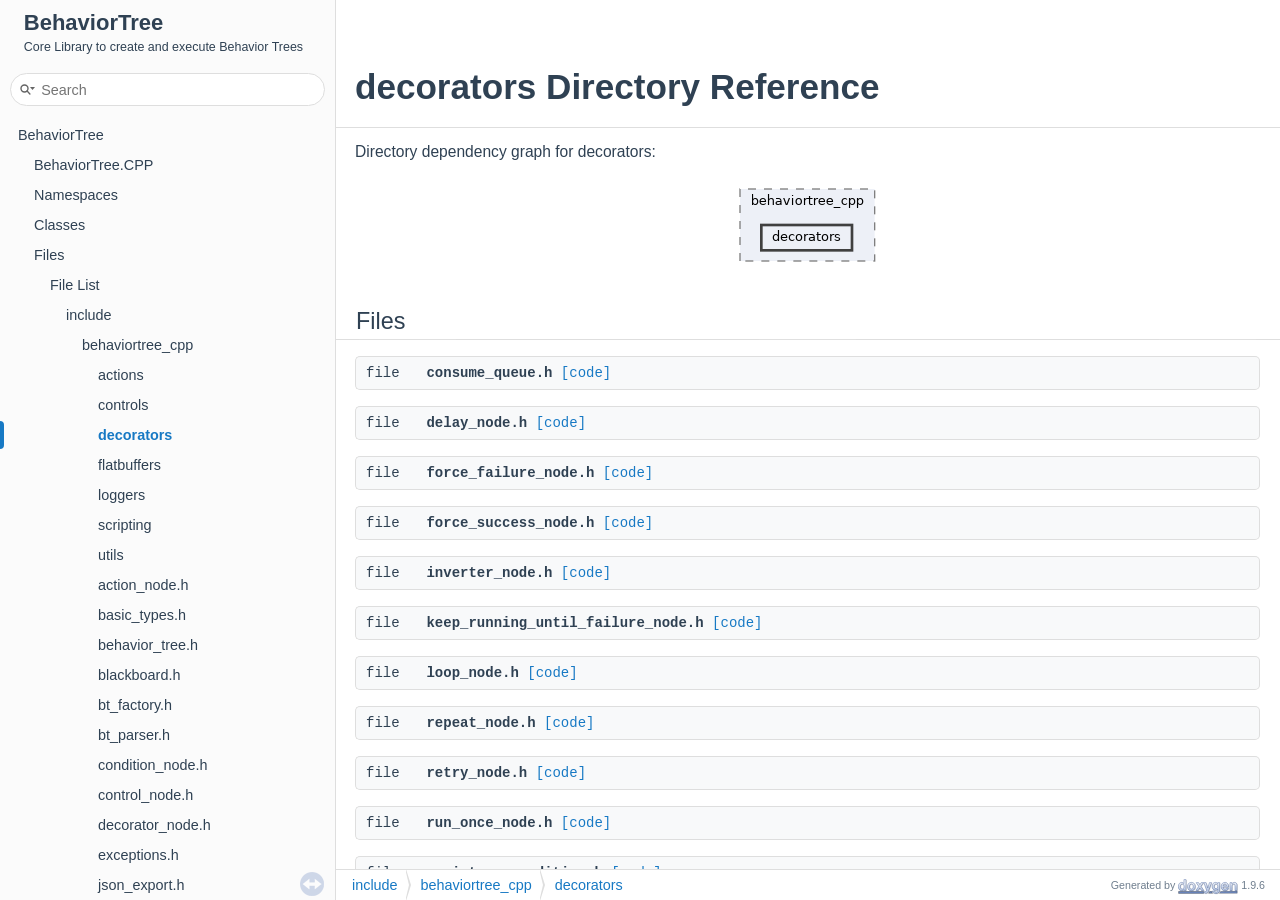
<file: dir_0079e7ae641af117c6a457ee281e6635.html>
<!DOCTYPE html PUBLIC "-//W3C//DTD XHTML 1.0 Transitional//EN" "https://www.w3.org/TR/xhtml1/DTD/xhtml1-transitional.dtd">
<html xmlns="http://www.w3.org/1999/xhtml" lang="en-US">
<head>
<meta http-equiv="Content-Type" content="text/xhtml;charset=UTF-8"/>
<meta http-equiv="X-UA-Compatible" content="IE=11"/>
<meta name="generator" content="Doxygen 1.9.6"/>
<meta name="viewport" content="width=device-width, initial-scale=1"/>
<title>BehaviorTree: include/behaviortree_cpp/decorators Directory Reference</title>
<link href="tabs.css" rel="stylesheet" type="text/css"/>
<script type="text/javascript" src="jquery.js"></script>
<script type="text/javascript" src="dynsections.js"></script>
<link href="navtree.css" rel="stylesheet" type="text/css"/>
<script type="text/javascript" src="resize.js"></script>
<script type="text/javascript" src="navtreedata.js"></script>
<script type="text/javascript" src="navtree.js"></script>
<link href="search/search.css" rel="stylesheet" type="text/css"/>
<script type="text/javascript" src="search/searchdata.js"></script>
<script type="text/javascript" src="search/search.js"></script>
<link href="doxygen.css" rel="stylesheet" type="text/css" />
<link href="doxygen-awesome.css" rel="stylesheet" type="text/css"/>
<link href="doxygen-awesome-sidebar-only.css" rel="stylesheet" type="text/css"/>
</head>
<body>
<div id="top"><!-- do not remove this div, it is closed by doxygen! -->
<div id="titlearea">
<table cellspacing="0" cellpadding="0">
 <tbody>
 <tr id="projectrow">
  <td id="projectalign">
   <div id="projectname">BehaviorTree
   </div>
   <div id="projectbrief">Core Library to create and execute Behavior Trees</div>
  </td>
 </tr>
 </tbody>
</table>
</div>
<!-- end header part -->
<!-- Generated by Doxygen 1.9.6 -->
<script type="text/javascript">
/* @license magnet:?xt=urn:btih:d3d9a9a6595521f9666a5e94cc830dab83b65699&amp;dn=expat.txt MIT */
var searchBox = new SearchBox("searchBox", "search/",'.html');
/* @license-end */
</script>
<script type="text/javascript" src="menudata.js"></script>
<script type="text/javascript" src="menu.js"></script>
<script type="text/javascript">
/* @license magnet:?xt=urn:btih:d3d9a9a6595521f9666a5e94cc830dab83b65699&amp;dn=expat.txt MIT */
$(function() {
  initMenu('',true,false,'search.php','Search');
  $(document).ready(function() { init_search(); });
});
/* @license-end */
</script>
<div id="main-nav"></div>
</div><!-- top -->
<div id="side-nav" class="ui-resizable side-nav-resizable">
  <div id="nav-tree">
    <div id="nav-tree-contents">
      <div id="nav-sync" class="sync"></div>
    </div>
  </div>
  <div id="splitbar" style="-moz-user-select:none;" 
       class="ui-resizable-handle">
  </div>
</div>
<script type="text/javascript">
/* @license magnet:?xt=urn:btih:d3d9a9a6595521f9666a5e94cc830dab83b65699&amp;dn=expat.txt MIT */
$(document).ready(function(){initNavTree('dir_0079e7ae641af117c6a457ee281e6635.html',''); initResizable(); });
/* @license-end */
</script>
<div id="doc-content">
<!-- window showing the filter options -->
<div id="MSearchSelectWindow"
     onmouseover="return searchBox.OnSearchSelectShow()"
     onmouseout="return searchBox.OnSearchSelectHide()"
     onkeydown="return searchBox.OnSearchSelectKey(event)">
</div>

<!-- iframe showing the search results (closed by default) -->
<div id="MSearchResultsWindow">
<div id="MSearchResults">
<div class="SRPage">
<div id="SRIndex">
<div id="SRResults"></div>
<div class="SRStatus" id="Loading">Loading...</div>
<div class="SRStatus" id="Searching">Searching...</div>
<div class="SRStatus" id="NoMatches">No Matches</div>
</div>
</div>
</div>
</div>

<div class="header">
  <div class="headertitle"><div class="title">decorators Directory Reference</div></div>
</div><!--header-->
<div class="contents">
<div class="dynheader">
Directory dependency graph for decorators:</div>
<div class="dyncontent">
<div class="center"><img src="dir_0079e7ae641af117c6a457ee281e6635_dep.png" border="0" usemap="#adir__0079e7ae641af117c6a457ee281e6635__dep" alt="include/behaviortree_cpp/decorators"/></div>
<map name="adir__0079e7ae641af117c6a457ee281e6635__dep" id="adir__0079e7ae641af117c6a457ee281e6635__dep">
<area shape="rect" href="dir_0079e7ae641af117c6a457ee281e6635.html" title="decorators" alt="" coords="37,52,128,77"/>
<area shape="rect" href="dir_7bd192d5a3f968f9ea7d18b0796c3811.html" title="behaviortree_cpp" alt="" coords="16,16,151,88"/>
</map>
</div>
<table class="memberdecls">
<tr class="heading"><td colspan="2"><h2 class="groupheader"><a id="files" name="files"></a>
Files</h2></td></tr>
<tr class="memitem:"><td class="memItemLeft" align="right" valign="top">file &#160;</td><td class="memItemRight" valign="bottom"><b>consume_queue.h</b> <a href="d8/dff/consume__queue_8h_source.html">[code]</a></td></tr>
<tr class="separator:"><td class="memSeparator" colspan="2">&#160;</td></tr>
<tr class="memitem:"><td class="memItemLeft" align="right" valign="top">file &#160;</td><td class="memItemRight" valign="bottom"><b>delay_node.h</b> <a href="d7/df1/delay__node_8h_source.html">[code]</a></td></tr>
<tr class="separator:"><td class="memSeparator" colspan="2">&#160;</td></tr>
<tr class="memitem:"><td class="memItemLeft" align="right" valign="top">file &#160;</td><td class="memItemRight" valign="bottom"><b>force_failure_node.h</b> <a href="db/d0e/force__failure__node_8h_source.html">[code]</a></td></tr>
<tr class="separator:"><td class="memSeparator" colspan="2">&#160;</td></tr>
<tr class="memitem:"><td class="memItemLeft" align="right" valign="top">file &#160;</td><td class="memItemRight" valign="bottom"><b>force_success_node.h</b> <a href="d2/dc1/force__success__node_8h_source.html">[code]</a></td></tr>
<tr class="separator:"><td class="memSeparator" colspan="2">&#160;</td></tr>
<tr class="memitem:"><td class="memItemLeft" align="right" valign="top">file &#160;</td><td class="memItemRight" valign="bottom"><b>inverter_node.h</b> <a href="d0/d54/inverter__node_8h_source.html">[code]</a></td></tr>
<tr class="separator:"><td class="memSeparator" colspan="2">&#160;</td></tr>
<tr class="memitem:"><td class="memItemLeft" align="right" valign="top">file &#160;</td><td class="memItemRight" valign="bottom"><b>keep_running_until_failure_node.h</b> <a href="d8/d5e/keep__running__until__failure__node_8h_source.html">[code]</a></td></tr>
<tr class="separator:"><td class="memSeparator" colspan="2">&#160;</td></tr>
<tr class="memitem:"><td class="memItemLeft" align="right" valign="top">file &#160;</td><td class="memItemRight" valign="bottom"><b>loop_node.h</b> <a href="d8/d9e/loop__node_8h_source.html">[code]</a></td></tr>
<tr class="separator:"><td class="memSeparator" colspan="2">&#160;</td></tr>
<tr class="memitem:"><td class="memItemLeft" align="right" valign="top">file &#160;</td><td class="memItemRight" valign="bottom"><b>repeat_node.h</b> <a href="d1/d4f/repeat__node_8h_source.html">[code]</a></td></tr>
<tr class="separator:"><td class="memSeparator" colspan="2">&#160;</td></tr>
<tr class="memitem:"><td class="memItemLeft" align="right" valign="top">file &#160;</td><td class="memItemRight" valign="bottom"><b>retry_node.h</b> <a href="d0/d88/retry__node_8h_source.html">[code]</a></td></tr>
<tr class="separator:"><td class="memSeparator" colspan="2">&#160;</td></tr>
<tr class="memitem:"><td class="memItemLeft" align="right" valign="top">file &#160;</td><td class="memItemRight" valign="bottom"><b>run_once_node.h</b> <a href="d6/dae/run__once__node_8h_source.html">[code]</a></td></tr>
<tr class="separator:"><td class="memSeparator" colspan="2">&#160;</td></tr>
<tr class="memitem:"><td class="memItemLeft" align="right" valign="top">file &#160;</td><td class="memItemRight" valign="bottom"><b>script_precondition.h</b> <a href="d6/dc8/script__precondition_8h_source.html">[code]</a></td></tr>
<tr class="separator:"><td class="memSeparator" colspan="2">&#160;</td></tr>
<tr class="memitem:"><td class="memItemLeft" align="right" valign="top">file &#160;</td><td class="memItemRight" valign="bottom"><b>subtree_node.h</b> <a href="da/d6d/subtree__node_8h_source.html">[code]</a></td></tr>
<tr class="separator:"><td class="memSeparator" colspan="2">&#160;</td></tr>
<tr class="memitem:"><td class="memItemLeft" align="right" valign="top">file &#160;</td><td class="memItemRight" valign="bottom"><b>timeout_node.h</b> <a href="d2/dae/timeout__node_8h_source.html">[code]</a></td></tr>
<tr class="separator:"><td class="memSeparator" colspan="2">&#160;</td></tr>
<tr class="memitem:"><td class="memItemLeft" align="right" valign="top">file &#160;</td><td class="memItemRight" valign="bottom"><b>updated_decorator.h</b> <a href="d7/d26/updated__decorator_8h_source.html">[code]</a></td></tr>
<tr class="separator:"><td class="memSeparator" colspan="2">&#160;</td></tr>
</table>
</div><!-- contents -->
</div><!-- doc-content -->
<!-- start footer part -->
<div id="nav-path" class="navpath"><!-- id is needed for treeview function! -->
  <ul>
    <li class="navelem"><a class="el" href="dir_d44c64559bbebec7f509842c48db8b23.html">include</a></li><li class="navelem"><a class="el" href="dir_7bd192d5a3f968f9ea7d18b0796c3811.html">behaviortree_cpp</a></li><li class="navelem"><a class="el" href="dir_0079e7ae641af117c6a457ee281e6635.html">decorators</a></li>
    <li class="footer">Generated by <a href="https://www.doxygen.org/index.html"><img class="footer" src="doxygen.svg" width="104" height="31" alt="doxygen"/></a> 1.9.6 </li>
  </ul>
</div>
</body>
</html>
</file>
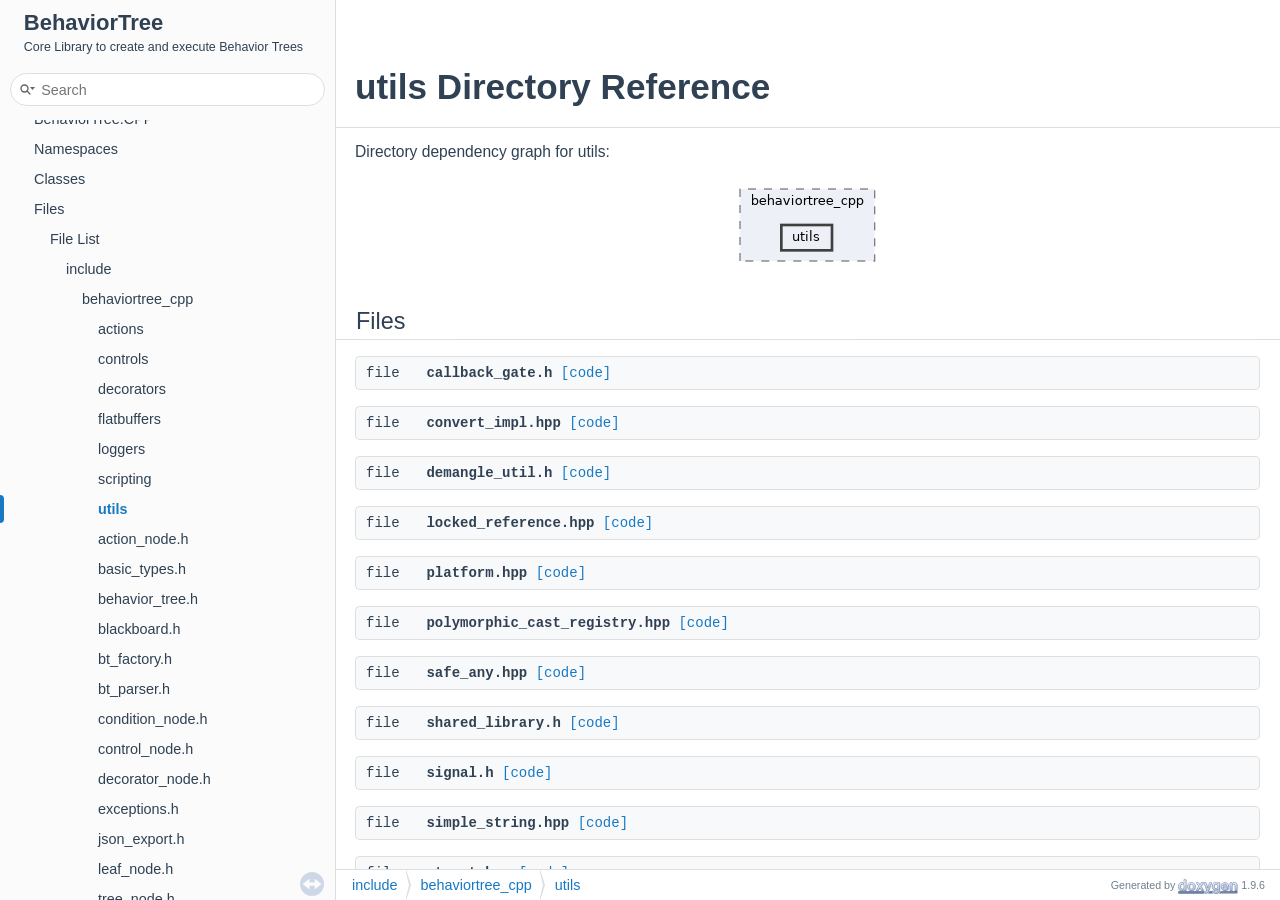
<file: dir_1573ea42ce800d213ff17f25e5e834ef.html>
<!DOCTYPE html PUBLIC "-//W3C//DTD XHTML 1.0 Transitional//EN" "https://www.w3.org/TR/xhtml1/DTD/xhtml1-transitional.dtd">
<html xmlns="http://www.w3.org/1999/xhtml" lang="en-US">
<head>
<meta http-equiv="Content-Type" content="text/xhtml;charset=UTF-8"/>
<meta http-equiv="X-UA-Compatible" content="IE=11"/>
<meta name="generator" content="Doxygen 1.9.6"/>
<meta name="viewport" content="width=device-width, initial-scale=1"/>
<title>BehaviorTree: include/behaviortree_cpp/utils Directory Reference</title>
<link href="tabs.css" rel="stylesheet" type="text/css"/>
<script type="text/javascript" src="jquery.js"></script>
<script type="text/javascript" src="dynsections.js"></script>
<link href="navtree.css" rel="stylesheet" type="text/css"/>
<script type="text/javascript" src="resize.js"></script>
<script type="text/javascript" src="navtreedata.js"></script>
<script type="text/javascript" src="navtree.js"></script>
<link href="search/search.css" rel="stylesheet" type="text/css"/>
<script type="text/javascript" src="search/searchdata.js"></script>
<script type="text/javascript" src="search/search.js"></script>
<link href="doxygen.css" rel="stylesheet" type="text/css" />
<link href="doxygen-awesome.css" rel="stylesheet" type="text/css"/>
<link href="doxygen-awesome-sidebar-only.css" rel="stylesheet" type="text/css"/>
</head>
<body>
<div id="top"><!-- do not remove this div, it is closed by doxygen! -->
<div id="titlearea">
<table cellspacing="0" cellpadding="0">
 <tbody>
 <tr id="projectrow">
  <td id="projectalign">
   <div id="projectname">BehaviorTree
   </div>
   <div id="projectbrief">Core Library to create and execute Behavior Trees</div>
  </td>
 </tr>
 </tbody>
</table>
</div>
<!-- end header part -->
<!-- Generated by Doxygen 1.9.6 -->
<script type="text/javascript">
/* @license magnet:?xt=urn:btih:d3d9a9a6595521f9666a5e94cc830dab83b65699&amp;dn=expat.txt MIT */
var searchBox = new SearchBox("searchBox", "search/",'.html');
/* @license-end */
</script>
<script type="text/javascript" src="menudata.js"></script>
<script type="text/javascript" src="menu.js"></script>
<script type="text/javascript">
/* @license magnet:?xt=urn:btih:d3d9a9a6595521f9666a5e94cc830dab83b65699&amp;dn=expat.txt MIT */
$(function() {
  initMenu('',true,false,'search.php','Search');
  $(document).ready(function() { init_search(); });
});
/* @license-end */
</script>
<div id="main-nav"></div>
</div><!-- top -->
<div id="side-nav" class="ui-resizable side-nav-resizable">
  <div id="nav-tree">
    <div id="nav-tree-contents">
      <div id="nav-sync" class="sync"></div>
    </div>
  </div>
  <div id="splitbar" style="-moz-user-select:none;" 
       class="ui-resizable-handle">
  </div>
</div>
<script type="text/javascript">
/* @license magnet:?xt=urn:btih:d3d9a9a6595521f9666a5e94cc830dab83b65699&amp;dn=expat.txt MIT */
$(document).ready(function(){initNavTree('dir_1573ea42ce800d213ff17f25e5e834ef.html',''); initResizable(); });
/* @license-end */
</script>
<div id="doc-content">
<!-- window showing the filter options -->
<div id="MSearchSelectWindow"
     onmouseover="return searchBox.OnSearchSelectShow()"
     onmouseout="return searchBox.OnSearchSelectHide()"
     onkeydown="return searchBox.OnSearchSelectKey(event)">
</div>

<!-- iframe showing the search results (closed by default) -->
<div id="MSearchResultsWindow">
<div id="MSearchResults">
<div class="SRPage">
<div id="SRIndex">
<div id="SRResults"></div>
<div class="SRStatus" id="Loading">Loading...</div>
<div class="SRStatus" id="Searching">Searching...</div>
<div class="SRStatus" id="NoMatches">No Matches</div>
</div>
</div>
</div>
</div>

<div class="header">
  <div class="headertitle"><div class="title">utils Directory Reference</div></div>
</div><!--header-->
<div class="contents">
<div class="dynheader">
Directory dependency graph for utils:</div>
<div class="dyncontent">
<div class="center"><img src="dir_1573ea42ce800d213ff17f25e5e834ef_dep.png" border="0" usemap="#adir__1573ea42ce800d213ff17f25e5e834ef__dep" alt="include/behaviortree_cpp/utils"/></div>
<map name="adir__1573ea42ce800d213ff17f25e5e834ef__dep" id="adir__1573ea42ce800d213ff17f25e5e834ef__dep">
<area shape="rect" href="dir_1573ea42ce800d213ff17f25e5e834ef.html" title="utils" alt="" coords="57,52,108,77"/>
<area shape="rect" href="dir_7bd192d5a3f968f9ea7d18b0796c3811.html" title="behaviortree_cpp" alt="" coords="16,16,151,88"/>
</map>
</div>
<table class="memberdecls">
<tr class="heading"><td colspan="2"><h2 class="groupheader"><a id="files" name="files"></a>
Files</h2></td></tr>
<tr class="memitem:"><td class="memItemLeft" align="right" valign="top">file &#160;</td><td class="memItemRight" valign="bottom"><b>callback_gate.h</b> <a href="d1/d78/callback__gate_8h_source.html">[code]</a></td></tr>
<tr class="separator:"><td class="memSeparator" colspan="2">&#160;</td></tr>
<tr class="memitem:"><td class="memItemLeft" align="right" valign="top">file &#160;</td><td class="memItemRight" valign="bottom"><b>convert_impl.hpp</b> <a href="de/d78/convert__impl_8hpp_source.html">[code]</a></td></tr>
<tr class="separator:"><td class="memSeparator" colspan="2">&#160;</td></tr>
<tr class="memitem:"><td class="memItemLeft" align="right" valign="top">file &#160;</td><td class="memItemRight" valign="bottom"><b>demangle_util.h</b> <a href="db/d57/demangle__util_8h_source.html">[code]</a></td></tr>
<tr class="separator:"><td class="memSeparator" colspan="2">&#160;</td></tr>
<tr class="memitem:"><td class="memItemLeft" align="right" valign="top">file &#160;</td><td class="memItemRight" valign="bottom"><b>locked_reference.hpp</b> <a href="d4/dd1/locked__reference_8hpp_source.html">[code]</a></td></tr>
<tr class="separator:"><td class="memSeparator" colspan="2">&#160;</td></tr>
<tr class="memitem:"><td class="memItemLeft" align="right" valign="top">file &#160;</td><td class="memItemRight" valign="bottom"><b>platform.hpp</b> <a href="d3/d60/platform_8hpp_source.html">[code]</a></td></tr>
<tr class="separator:"><td class="memSeparator" colspan="2">&#160;</td></tr>
<tr class="memitem:"><td class="memItemLeft" align="right" valign="top">file &#160;</td><td class="memItemRight" valign="bottom"><b>polymorphic_cast_registry.hpp</b> <a href="df/d1e/polymorphic__cast__registry_8hpp_source.html">[code]</a></td></tr>
<tr class="separator:"><td class="memSeparator" colspan="2">&#160;</td></tr>
<tr class="memitem:"><td class="memItemLeft" align="right" valign="top">file &#160;</td><td class="memItemRight" valign="bottom"><b>safe_any.hpp</b> <a href="d4/d53/safe__any_8hpp_source.html">[code]</a></td></tr>
<tr class="separator:"><td class="memSeparator" colspan="2">&#160;</td></tr>
<tr class="memitem:"><td class="memItemLeft" align="right" valign="top">file &#160;</td><td class="memItemRight" valign="bottom"><b>shared_library.h</b> <a href="d5/dd6/shared__library_8h_source.html">[code]</a></td></tr>
<tr class="separator:"><td class="memSeparator" colspan="2">&#160;</td></tr>
<tr class="memitem:"><td class="memItemLeft" align="right" valign="top">file &#160;</td><td class="memItemRight" valign="bottom"><b>signal.h</b> <a href="d8/d39/signal_8h_source.html">[code]</a></td></tr>
<tr class="separator:"><td class="memSeparator" colspan="2">&#160;</td></tr>
<tr class="memitem:"><td class="memItemLeft" align="right" valign="top">file &#160;</td><td class="memItemRight" valign="bottom"><b>simple_string.hpp</b> <a href="dd/d3d/simple__string_8hpp_source.html">[code]</a></td></tr>
<tr class="separator:"><td class="memSeparator" colspan="2">&#160;</td></tr>
<tr class="memitem:"><td class="memItemLeft" align="right" valign="top">file &#160;</td><td class="memItemRight" valign="bottom"><b>strcat.hpp</b> <a href="d7/d3f/strcat_8hpp_source.html">[code]</a></td></tr>
<tr class="separator:"><td class="memSeparator" colspan="2">&#160;</td></tr>
<tr class="memitem:"><td class="memItemLeft" align="right" valign="top">file &#160;</td><td class="memItemRight" valign="bottom"><b>timer_queue.h</b> <a href="d2/dbf/timer__queue_8h_source.html">[code]</a></td></tr>
<tr class="separator:"><td class="memSeparator" colspan="2">&#160;</td></tr>
<tr class="memitem:"><td class="memItemLeft" align="right" valign="top">file &#160;</td><td class="memItemRight" valign="bottom"><b>wakeup_signal.hpp</b> <a href="d2/dd4/wakeup__signal_8hpp_source.html">[code]</a></td></tr>
<tr class="separator:"><td class="memSeparator" colspan="2">&#160;</td></tr>
<tr class="memitem:"><td class="memItemLeft" align="right" valign="top">file &#160;</td><td class="memItemRight" valign="bottom"><a class="el" href="d1/d00/wildcards_8hpp.html">wildcards.hpp</a> <a href="d1/d00/wildcards_8hpp_source.html">[code]</a></td></tr>
<tr class="memdesc:d1/d00/wildcards_8hpp"><td class="mdescLeft">&#160;</td><td class="mdescRight">Simple wildcard matching function supporting '*' and '?'. <br /></td></tr>
<tr class="separator:"><td class="memSeparator" colspan="2">&#160;</td></tr>
</table>
</div><!-- contents -->
</div><!-- doc-content -->
<!-- start footer part -->
<div id="nav-path" class="navpath"><!-- id is needed for treeview function! -->
  <ul>
    <li class="navelem"><a class="el" href="dir_d44c64559bbebec7f509842c48db8b23.html">include</a></li><li class="navelem"><a class="el" href="dir_7bd192d5a3f968f9ea7d18b0796c3811.html">behaviortree_cpp</a></li><li class="navelem"><a class="el" href="dir_1573ea42ce800d213ff17f25e5e834ef.html">utils</a></li>
    <li class="footer">Generated by <a href="https://www.doxygen.org/index.html"><img class="footer" src="doxygen.svg" width="104" height="31" alt="doxygen"/></a> 1.9.6 </li>
  </ul>
</div>
</body>
</html>
</file>
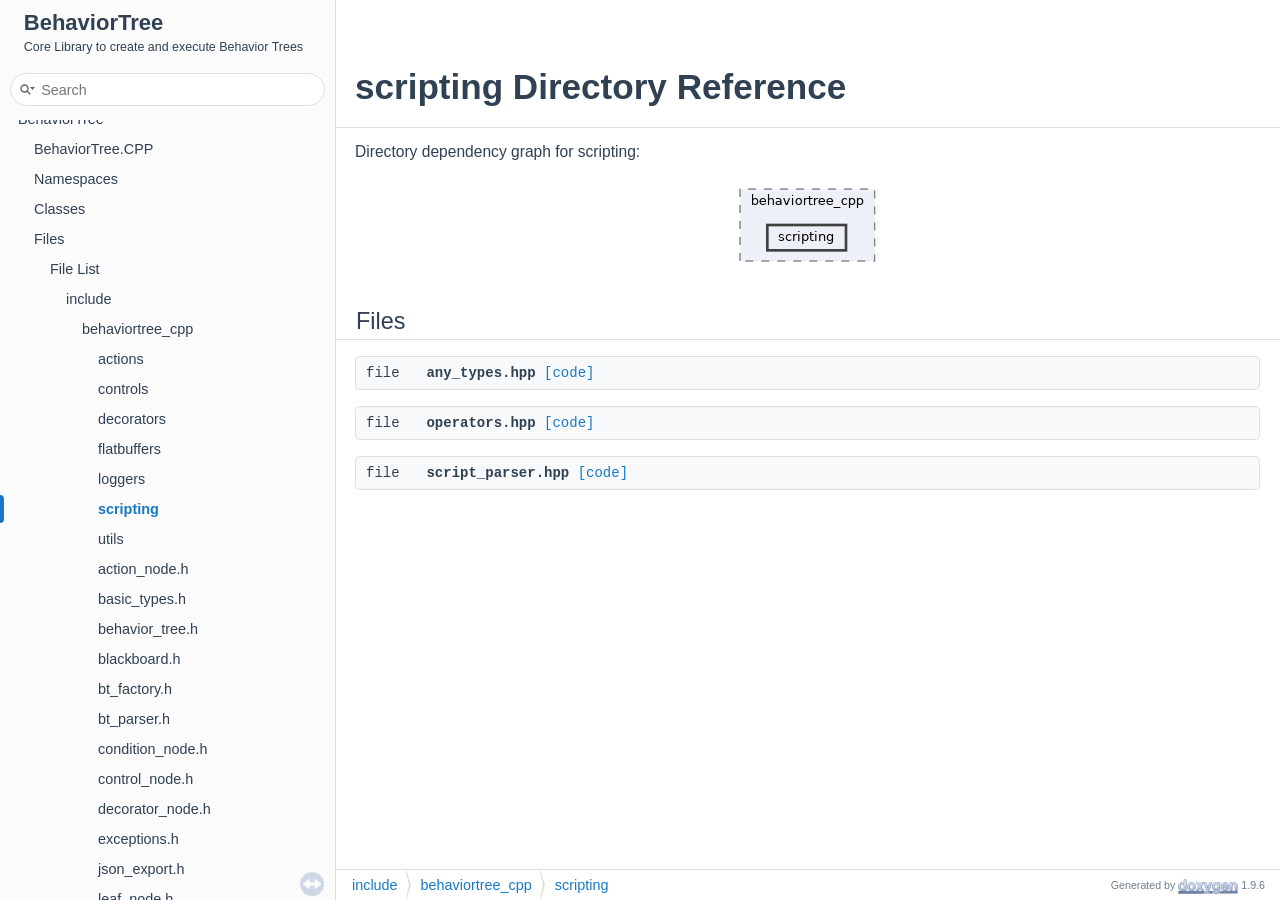
<file: dir_235a16759d8d8fc57a402b291db0fa77.html>
<!DOCTYPE html PUBLIC "-//W3C//DTD XHTML 1.0 Transitional//EN" "https://www.w3.org/TR/xhtml1/DTD/xhtml1-transitional.dtd">
<html xmlns="http://www.w3.org/1999/xhtml" lang="en-US">
<head>
<meta http-equiv="Content-Type" content="text/xhtml;charset=UTF-8"/>
<meta http-equiv="X-UA-Compatible" content="IE=11"/>
<meta name="generator" content="Doxygen 1.9.6"/>
<meta name="viewport" content="width=device-width, initial-scale=1"/>
<title>BehaviorTree: include/behaviortree_cpp/scripting Directory Reference</title>
<link href="tabs.css" rel="stylesheet" type="text/css"/>
<script type="text/javascript" src="jquery.js"></script>
<script type="text/javascript" src="dynsections.js"></script>
<link href="navtree.css" rel="stylesheet" type="text/css"/>
<script type="text/javascript" src="resize.js"></script>
<script type="text/javascript" src="navtreedata.js"></script>
<script type="text/javascript" src="navtree.js"></script>
<link href="search/search.css" rel="stylesheet" type="text/css"/>
<script type="text/javascript" src="search/searchdata.js"></script>
<script type="text/javascript" src="search/search.js"></script>
<link href="doxygen.css" rel="stylesheet" type="text/css" />
<link href="doxygen-awesome.css" rel="stylesheet" type="text/css"/>
<link href="doxygen-awesome-sidebar-only.css" rel="stylesheet" type="text/css"/>
</head>
<body>
<div id="top"><!-- do not remove this div, it is closed by doxygen! -->
<div id="titlearea">
<table cellspacing="0" cellpadding="0">
 <tbody>
 <tr id="projectrow">
  <td id="projectalign">
   <div id="projectname">BehaviorTree
   </div>
   <div id="projectbrief">Core Library to create and execute Behavior Trees</div>
  </td>
 </tr>
 </tbody>
</table>
</div>
<!-- end header part -->
<!-- Generated by Doxygen 1.9.6 -->
<script type="text/javascript">
/* @license magnet:?xt=urn:btih:d3d9a9a6595521f9666a5e94cc830dab83b65699&amp;dn=expat.txt MIT */
var searchBox = new SearchBox("searchBox", "search/",'.html');
/* @license-end */
</script>
<script type="text/javascript" src="menudata.js"></script>
<script type="text/javascript" src="menu.js"></script>
<script type="text/javascript">
/* @license magnet:?xt=urn:btih:d3d9a9a6595521f9666a5e94cc830dab83b65699&amp;dn=expat.txt MIT */
$(function() {
  initMenu('',true,false,'search.php','Search');
  $(document).ready(function() { init_search(); });
});
/* @license-end */
</script>
<div id="main-nav"></div>
</div><!-- top -->
<div id="side-nav" class="ui-resizable side-nav-resizable">
  <div id="nav-tree">
    <div id="nav-tree-contents">
      <div id="nav-sync" class="sync"></div>
    </div>
  </div>
  <div id="splitbar" style="-moz-user-select:none;" 
       class="ui-resizable-handle">
  </div>
</div>
<script type="text/javascript">
/* @license magnet:?xt=urn:btih:d3d9a9a6595521f9666a5e94cc830dab83b65699&amp;dn=expat.txt MIT */
$(document).ready(function(){initNavTree('dir_235a16759d8d8fc57a402b291db0fa77.html',''); initResizable(); });
/* @license-end */
</script>
<div id="doc-content">
<!-- window showing the filter options -->
<div id="MSearchSelectWindow"
     onmouseover="return searchBox.OnSearchSelectShow()"
     onmouseout="return searchBox.OnSearchSelectHide()"
     onkeydown="return searchBox.OnSearchSelectKey(event)">
</div>

<!-- iframe showing the search results (closed by default) -->
<div id="MSearchResultsWindow">
<div id="MSearchResults">
<div class="SRPage">
<div id="SRIndex">
<div id="SRResults"></div>
<div class="SRStatus" id="Loading">Loading...</div>
<div class="SRStatus" id="Searching">Searching...</div>
<div class="SRStatus" id="NoMatches">No Matches</div>
</div>
</div>
</div>
</div>

<div class="header">
  <div class="headertitle"><div class="title">scripting Directory Reference</div></div>
</div><!--header-->
<div class="contents">
<div class="dynheader">
Directory dependency graph for scripting:</div>
<div class="dyncontent">
<div class="center"><img src="dir_235a16759d8d8fc57a402b291db0fa77_dep.png" border="0" usemap="#adir__235a16759d8d8fc57a402b291db0fa77__dep" alt="include/behaviortree_cpp/scripting"/></div>
<map name="adir__235a16759d8d8fc57a402b291db0fa77__dep" id="adir__235a16759d8d8fc57a402b291db0fa77__dep">
<area shape="rect" href="dir_235a16759d8d8fc57a402b291db0fa77.html" title="scripting" alt="" coords="43,52,122,77"/>
<area shape="rect" href="dir_7bd192d5a3f968f9ea7d18b0796c3811.html" title="behaviortree_cpp" alt="" coords="16,16,151,88"/>
</map>
</div>
<table class="memberdecls">
<tr class="heading"><td colspan="2"><h2 class="groupheader"><a id="files" name="files"></a>
Files</h2></td></tr>
<tr class="memitem:"><td class="memItemLeft" align="right" valign="top">file &#160;</td><td class="memItemRight" valign="bottom"><b>any_types.hpp</b> <a href="d9/d04/any__types_8hpp_source.html">[code]</a></td></tr>
<tr class="separator:"><td class="memSeparator" colspan="2">&#160;</td></tr>
<tr class="memitem:"><td class="memItemLeft" align="right" valign="top">file &#160;</td><td class="memItemRight" valign="bottom"><b>operators.hpp</b> <a href="dd/dcd/operators_8hpp_source.html">[code]</a></td></tr>
<tr class="separator:"><td class="memSeparator" colspan="2">&#160;</td></tr>
<tr class="memitem:"><td class="memItemLeft" align="right" valign="top">file &#160;</td><td class="memItemRight" valign="bottom"><b>script_parser.hpp</b> <a href="dc/d4e/script__parser_8hpp_source.html">[code]</a></td></tr>
<tr class="separator:"><td class="memSeparator" colspan="2">&#160;</td></tr>
</table>
</div><!-- contents -->
</div><!-- doc-content -->
<!-- start footer part -->
<div id="nav-path" class="navpath"><!-- id is needed for treeview function! -->
  <ul>
    <li class="navelem"><a class="el" href="dir_d44c64559bbebec7f509842c48db8b23.html">include</a></li><li class="navelem"><a class="el" href="dir_7bd192d5a3f968f9ea7d18b0796c3811.html">behaviortree_cpp</a></li><li class="navelem"><a class="el" href="dir_235a16759d8d8fc57a402b291db0fa77.html">scripting</a></li>
    <li class="footer">Generated by <a href="https://www.doxygen.org/index.html"><img class="footer" src="doxygen.svg" width="104" height="31" alt="doxygen"/></a> 1.9.6 </li>
  </ul>
</div>
</body>
</html>
</file>
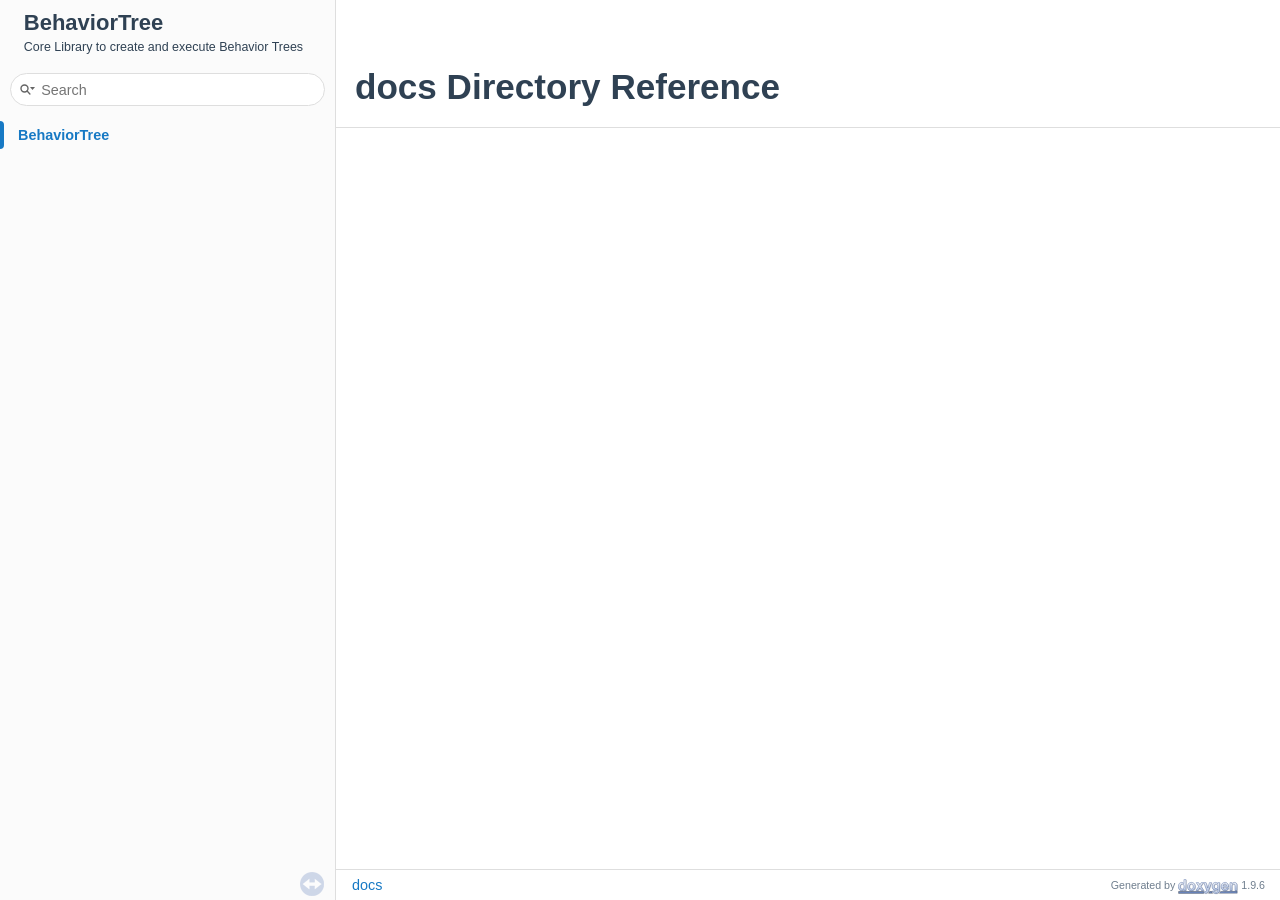
<file: dir_49e56c817e5e54854c35e136979f97ca.html>
<!DOCTYPE html PUBLIC "-//W3C//DTD XHTML 1.0 Transitional//EN" "https://www.w3.org/TR/xhtml1/DTD/xhtml1-transitional.dtd">
<html xmlns="http://www.w3.org/1999/xhtml" lang="en-US">
<head>
<meta http-equiv="Content-Type" content="text/xhtml;charset=UTF-8"/>
<meta http-equiv="X-UA-Compatible" content="IE=11"/>
<meta name="generator" content="Doxygen 1.9.6"/>
<meta name="viewport" content="width=device-width, initial-scale=1"/>
<title>BehaviorTree: docs Directory Reference</title>
<link href="tabs.css" rel="stylesheet" type="text/css"/>
<script type="text/javascript" src="jquery.js"></script>
<script type="text/javascript" src="dynsections.js"></script>
<link href="navtree.css" rel="stylesheet" type="text/css"/>
<script type="text/javascript" src="resize.js"></script>
<script type="text/javascript" src="navtreedata.js"></script>
<script type="text/javascript" src="navtree.js"></script>
<link href="search/search.css" rel="stylesheet" type="text/css"/>
<script type="text/javascript" src="search/searchdata.js"></script>
<script type="text/javascript" src="search/search.js"></script>
<link href="doxygen.css" rel="stylesheet" type="text/css" />
<link href="doxygen-awesome.css" rel="stylesheet" type="text/css"/>
<link href="doxygen-awesome-sidebar-only.css" rel="stylesheet" type="text/css"/>
</head>
<body>
<div id="top"><!-- do not remove this div, it is closed by doxygen! -->
<div id="titlearea">
<table cellspacing="0" cellpadding="0">
 <tbody>
 <tr id="projectrow">
  <td id="projectalign">
   <div id="projectname">BehaviorTree
   </div>
   <div id="projectbrief">Core Library to create and execute Behavior Trees</div>
  </td>
 </tr>
 </tbody>
</table>
</div>
<!-- end header part -->
<!-- Generated by Doxygen 1.9.6 -->
<script type="text/javascript">
/* @license magnet:?xt=urn:btih:d3d9a9a6595521f9666a5e94cc830dab83b65699&amp;dn=expat.txt MIT */
var searchBox = new SearchBox("searchBox", "search/",'.html');
/* @license-end */
</script>
<script type="text/javascript" src="menudata.js"></script>
<script type="text/javascript" src="menu.js"></script>
<script type="text/javascript">
/* @license magnet:?xt=urn:btih:d3d9a9a6595521f9666a5e94cc830dab83b65699&amp;dn=expat.txt MIT */
$(function() {
  initMenu('',true,false,'search.php','Search');
  $(document).ready(function() { init_search(); });
});
/* @license-end */
</script>
<div id="main-nav"></div>
</div><!-- top -->
<div id="side-nav" class="ui-resizable side-nav-resizable">
  <div id="nav-tree">
    <div id="nav-tree-contents">
      <div id="nav-sync" class="sync"></div>
    </div>
  </div>
  <div id="splitbar" style="-moz-user-select:none;" 
       class="ui-resizable-handle">
  </div>
</div>
<script type="text/javascript">
/* @license magnet:?xt=urn:btih:d3d9a9a6595521f9666a5e94cc830dab83b65699&amp;dn=expat.txt MIT */
$(document).ready(function(){initNavTree('dir_49e56c817e5e54854c35e136979f97ca.html',''); initResizable(); });
/* @license-end */
</script>
<div id="doc-content">
<!-- window showing the filter options -->
<div id="MSearchSelectWindow"
     onmouseover="return searchBox.OnSearchSelectShow()"
     onmouseout="return searchBox.OnSearchSelectHide()"
     onkeydown="return searchBox.OnSearchSelectKey(event)">
</div>

<!-- iframe showing the search results (closed by default) -->
<div id="MSearchResultsWindow">
<div id="MSearchResults">
<div class="SRPage">
<div id="SRIndex">
<div id="SRResults"></div>
<div class="SRStatus" id="Loading">Loading...</div>
<div class="SRStatus" id="Searching">Searching...</div>
<div class="SRStatus" id="NoMatches">No Matches</div>
</div>
</div>
</div>
</div>

<div class="header">
  <div class="headertitle"><div class="title">docs Directory Reference</div></div>
</div><!--header-->
<div class="contents">
</div><!-- contents -->
</div><!-- doc-content -->
<!-- start footer part -->
<div id="nav-path" class="navpath"><!-- id is needed for treeview function! -->
  <ul>
    <li class="navelem"><a class="el" href="dir_49e56c817e5e54854c35e136979f97ca.html">docs</a></li>
    <li class="footer">Generated by <a href="https://www.doxygen.org/index.html"><img class="footer" src="doxygen.svg" width="104" height="31" alt="doxygen"/></a> 1.9.6 </li>
  </ul>
</div>
</body>
</html>
</file>
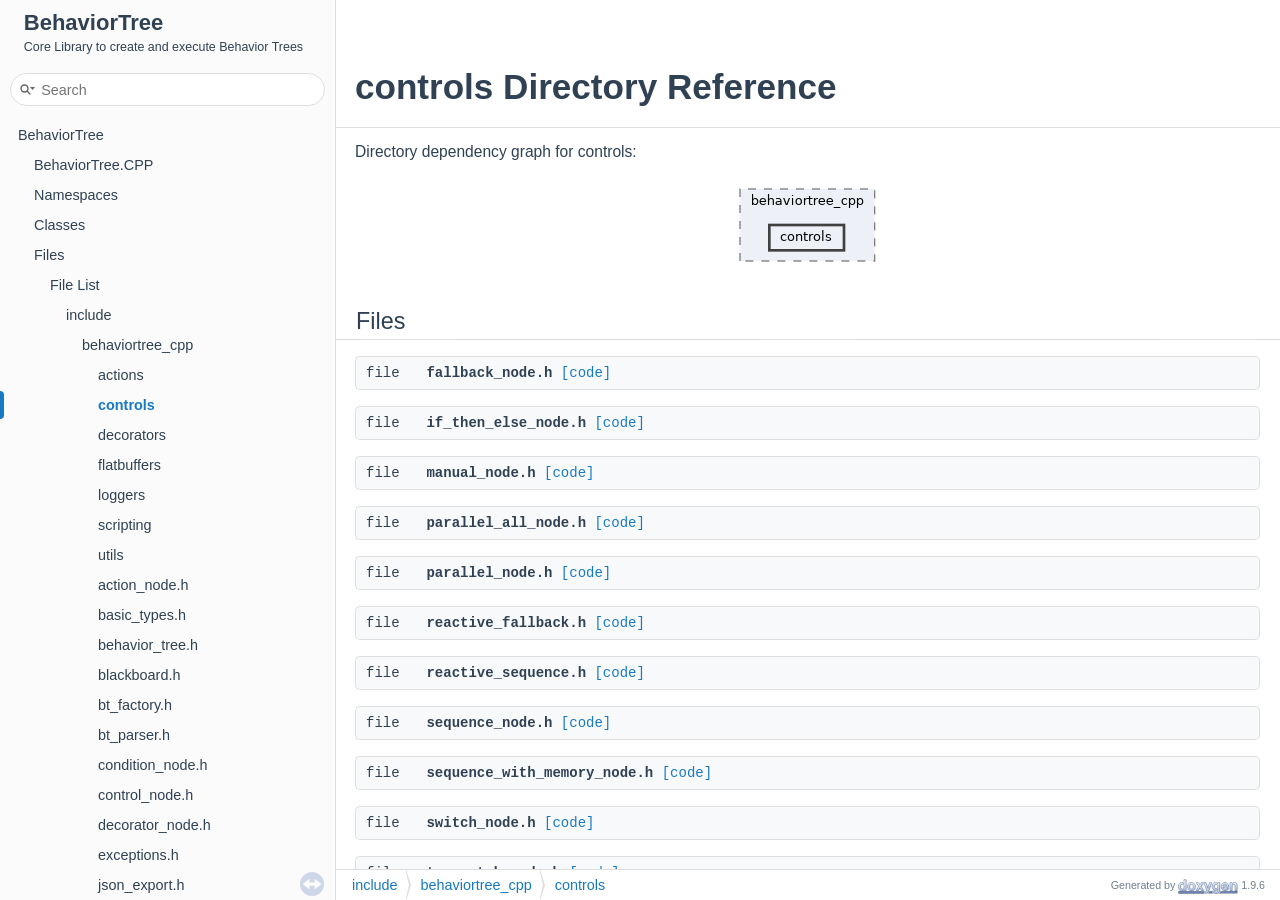
<file: dir_65bce70eeebcad5aa886bc98b14fc221.html>
<!DOCTYPE html PUBLIC "-//W3C//DTD XHTML 1.0 Transitional//EN" "https://www.w3.org/TR/xhtml1/DTD/xhtml1-transitional.dtd">
<html xmlns="http://www.w3.org/1999/xhtml" lang="en-US">
<head>
<meta http-equiv="Content-Type" content="text/xhtml;charset=UTF-8"/>
<meta http-equiv="X-UA-Compatible" content="IE=11"/>
<meta name="generator" content="Doxygen 1.9.6"/>
<meta name="viewport" content="width=device-width, initial-scale=1"/>
<title>BehaviorTree: include/behaviortree_cpp/controls Directory Reference</title>
<link href="tabs.css" rel="stylesheet" type="text/css"/>
<script type="text/javascript" src="jquery.js"></script>
<script type="text/javascript" src="dynsections.js"></script>
<link href="navtree.css" rel="stylesheet" type="text/css"/>
<script type="text/javascript" src="resize.js"></script>
<script type="text/javascript" src="navtreedata.js"></script>
<script type="text/javascript" src="navtree.js"></script>
<link href="search/search.css" rel="stylesheet" type="text/css"/>
<script type="text/javascript" src="search/searchdata.js"></script>
<script type="text/javascript" src="search/search.js"></script>
<link href="doxygen.css" rel="stylesheet" type="text/css" />
<link href="doxygen-awesome.css" rel="stylesheet" type="text/css"/>
<link href="doxygen-awesome-sidebar-only.css" rel="stylesheet" type="text/css"/>
</head>
<body>
<div id="top"><!-- do not remove this div, it is closed by doxygen! -->
<div id="titlearea">
<table cellspacing="0" cellpadding="0">
 <tbody>
 <tr id="projectrow">
  <td id="projectalign">
   <div id="projectname">BehaviorTree
   </div>
   <div id="projectbrief">Core Library to create and execute Behavior Trees</div>
  </td>
 </tr>
 </tbody>
</table>
</div>
<!-- end header part -->
<!-- Generated by Doxygen 1.9.6 -->
<script type="text/javascript">
/* @license magnet:?xt=urn:btih:d3d9a9a6595521f9666a5e94cc830dab83b65699&amp;dn=expat.txt MIT */
var searchBox = new SearchBox("searchBox", "search/",'.html');
/* @license-end */
</script>
<script type="text/javascript" src="menudata.js"></script>
<script type="text/javascript" src="menu.js"></script>
<script type="text/javascript">
/* @license magnet:?xt=urn:btih:d3d9a9a6595521f9666a5e94cc830dab83b65699&amp;dn=expat.txt MIT */
$(function() {
  initMenu('',true,false,'search.php','Search');
  $(document).ready(function() { init_search(); });
});
/* @license-end */
</script>
<div id="main-nav"></div>
</div><!-- top -->
<div id="side-nav" class="ui-resizable side-nav-resizable">
  <div id="nav-tree">
    <div id="nav-tree-contents">
      <div id="nav-sync" class="sync"></div>
    </div>
  </div>
  <div id="splitbar" style="-moz-user-select:none;" 
       class="ui-resizable-handle">
  </div>
</div>
<script type="text/javascript">
/* @license magnet:?xt=urn:btih:d3d9a9a6595521f9666a5e94cc830dab83b65699&amp;dn=expat.txt MIT */
$(document).ready(function(){initNavTree('dir_65bce70eeebcad5aa886bc98b14fc221.html',''); initResizable(); });
/* @license-end */
</script>
<div id="doc-content">
<!-- window showing the filter options -->
<div id="MSearchSelectWindow"
     onmouseover="return searchBox.OnSearchSelectShow()"
     onmouseout="return searchBox.OnSearchSelectHide()"
     onkeydown="return searchBox.OnSearchSelectKey(event)">
</div>

<!-- iframe showing the search results (closed by default) -->
<div id="MSearchResultsWindow">
<div id="MSearchResults">
<div class="SRPage">
<div id="SRIndex">
<div id="SRResults"></div>
<div class="SRStatus" id="Loading">Loading...</div>
<div class="SRStatus" id="Searching">Searching...</div>
<div class="SRStatus" id="NoMatches">No Matches</div>
</div>
</div>
</div>
</div>

<div class="header">
  <div class="headertitle"><div class="title">controls Directory Reference</div></div>
</div><!--header-->
<div class="contents">
<div class="dynheader">
Directory dependency graph for controls:</div>
<div class="dyncontent">
<div class="center"><img src="dir_65bce70eeebcad5aa886bc98b14fc221_dep.png" border="0" usemap="#adir__65bce70eeebcad5aa886bc98b14fc221__dep" alt="include/behaviortree_cpp/controls"/></div>
<map name="adir__65bce70eeebcad5aa886bc98b14fc221__dep" id="adir__65bce70eeebcad5aa886bc98b14fc221__dep">
<area shape="rect" href="dir_65bce70eeebcad5aa886bc98b14fc221.html" title="controls" alt="" coords="45,52,120,77"/>
<area shape="rect" href="dir_7bd192d5a3f968f9ea7d18b0796c3811.html" title="behaviortree_cpp" alt="" coords="16,16,151,88"/>
</map>
</div>
<table class="memberdecls">
<tr class="heading"><td colspan="2"><h2 class="groupheader"><a id="files" name="files"></a>
Files</h2></td></tr>
<tr class="memitem:"><td class="memItemLeft" align="right" valign="top">file &#160;</td><td class="memItemRight" valign="bottom"><b>fallback_node.h</b> <a href="d3/dbc/fallback__node_8h_source.html">[code]</a></td></tr>
<tr class="separator:"><td class="memSeparator" colspan="2">&#160;</td></tr>
<tr class="memitem:"><td class="memItemLeft" align="right" valign="top">file &#160;</td><td class="memItemRight" valign="bottom"><b>if_then_else_node.h</b> <a href="d0/d5d/if__then__else__node_8h_source.html">[code]</a></td></tr>
<tr class="separator:"><td class="memSeparator" colspan="2">&#160;</td></tr>
<tr class="memitem:"><td class="memItemLeft" align="right" valign="top">file &#160;</td><td class="memItemRight" valign="bottom"><b>manual_node.h</b> <a href="da/d76/manual__node_8h_source.html">[code]</a></td></tr>
<tr class="separator:"><td class="memSeparator" colspan="2">&#160;</td></tr>
<tr class="memitem:"><td class="memItemLeft" align="right" valign="top">file &#160;</td><td class="memItemRight" valign="bottom"><b>parallel_all_node.h</b> <a href="d1/d31/parallel__all__node_8h_source.html">[code]</a></td></tr>
<tr class="separator:"><td class="memSeparator" colspan="2">&#160;</td></tr>
<tr class="memitem:"><td class="memItemLeft" align="right" valign="top">file &#160;</td><td class="memItemRight" valign="bottom"><b>parallel_node.h</b> <a href="dd/dae/parallel__node_8h_source.html">[code]</a></td></tr>
<tr class="separator:"><td class="memSeparator" colspan="2">&#160;</td></tr>
<tr class="memitem:"><td class="memItemLeft" align="right" valign="top">file &#160;</td><td class="memItemRight" valign="bottom"><b>reactive_fallback.h</b> <a href="d2/da9/reactive__fallback_8h_source.html">[code]</a></td></tr>
<tr class="separator:"><td class="memSeparator" colspan="2">&#160;</td></tr>
<tr class="memitem:"><td class="memItemLeft" align="right" valign="top">file &#160;</td><td class="memItemRight" valign="bottom"><b>reactive_sequence.h</b> <a href="d2/dc8/reactive__sequence_8h_source.html">[code]</a></td></tr>
<tr class="separator:"><td class="memSeparator" colspan="2">&#160;</td></tr>
<tr class="memitem:"><td class="memItemLeft" align="right" valign="top">file &#160;</td><td class="memItemRight" valign="bottom"><b>sequence_node.h</b> <a href="d0/dc6/sequence__node_8h_source.html">[code]</a></td></tr>
<tr class="separator:"><td class="memSeparator" colspan="2">&#160;</td></tr>
<tr class="memitem:"><td class="memItemLeft" align="right" valign="top">file &#160;</td><td class="memItemRight" valign="bottom"><b>sequence_with_memory_node.h</b> <a href="df/da2/sequence__with__memory__node_8h_source.html">[code]</a></td></tr>
<tr class="separator:"><td class="memSeparator" colspan="2">&#160;</td></tr>
<tr class="memitem:"><td class="memItemLeft" align="right" valign="top">file &#160;</td><td class="memItemRight" valign="bottom"><b>switch_node.h</b> <a href="d3/d2f/switch__node_8h_source.html">[code]</a></td></tr>
<tr class="separator:"><td class="memSeparator" colspan="2">&#160;</td></tr>
<tr class="memitem:"><td class="memItemLeft" align="right" valign="top">file &#160;</td><td class="memItemRight" valign="bottom"><b>try_catch_node.h</b> <a href="d9/d64/try__catch__node_8h_source.html">[code]</a></td></tr>
<tr class="separator:"><td class="memSeparator" colspan="2">&#160;</td></tr>
<tr class="memitem:"><td class="memItemLeft" align="right" valign="top">file &#160;</td><td class="memItemRight" valign="bottom"><b>while_do_else_node.h</b> <a href="de/dfa/while__do__else__node_8h_source.html">[code]</a></td></tr>
<tr class="separator:"><td class="memSeparator" colspan="2">&#160;</td></tr>
</table>
</div><!-- contents -->
</div><!-- doc-content -->
<!-- start footer part -->
<div id="nav-path" class="navpath"><!-- id is needed for treeview function! -->
  <ul>
    <li class="navelem"><a class="el" href="dir_d44c64559bbebec7f509842c48db8b23.html">include</a></li><li class="navelem"><a class="el" href="dir_7bd192d5a3f968f9ea7d18b0796c3811.html">behaviortree_cpp</a></li><li class="navelem"><a class="el" href="dir_65bce70eeebcad5aa886bc98b14fc221.html">controls</a></li>
    <li class="footer">Generated by <a href="https://www.doxygen.org/index.html"><img class="footer" src="doxygen.svg" width="104" height="31" alt="doxygen"/></a> 1.9.6 </li>
  </ul>
</div>
</body>
</html>
</file>
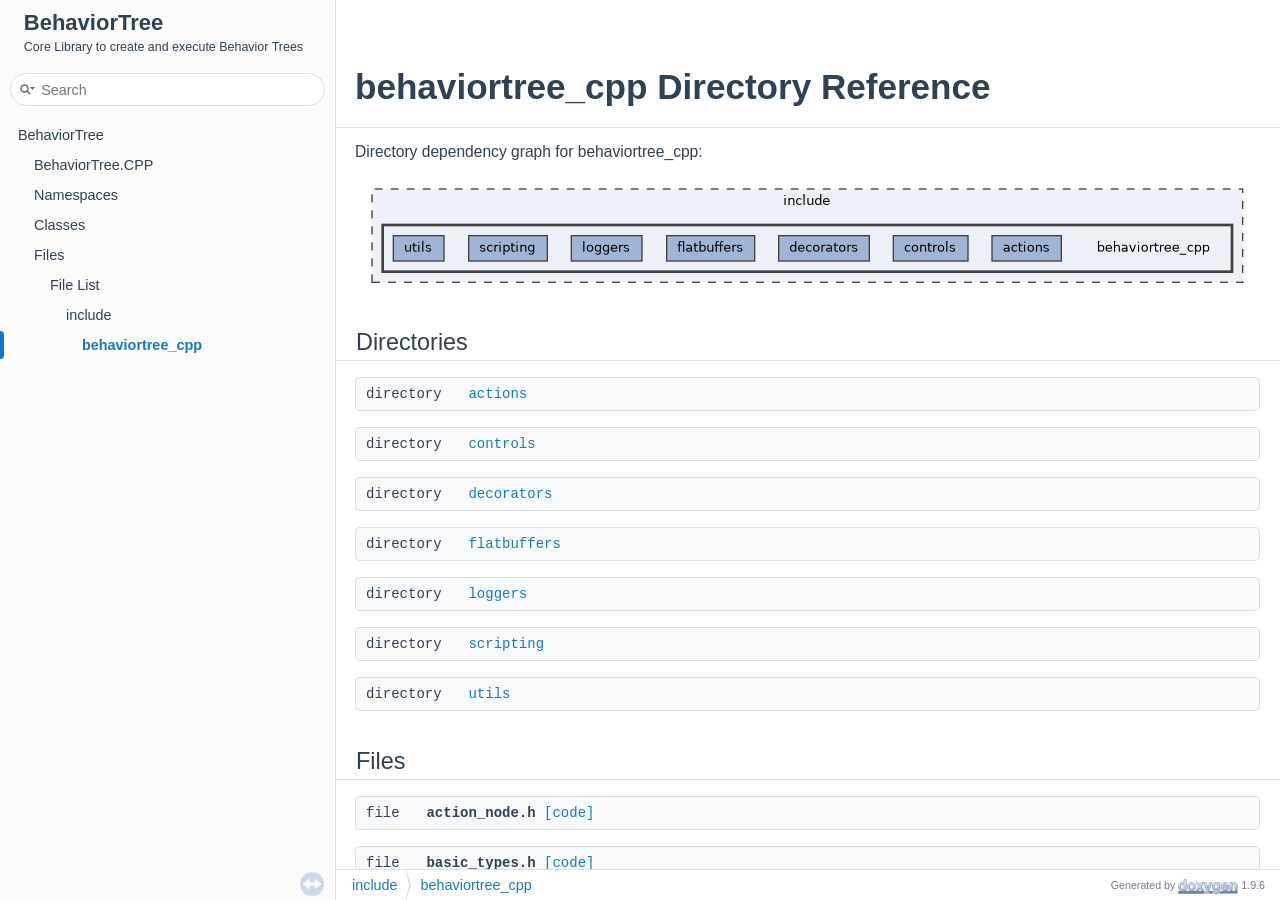
<file: dir_7bd192d5a3f968f9ea7d18b0796c3811.html>
<!DOCTYPE html PUBLIC "-//W3C//DTD XHTML 1.0 Transitional//EN" "https://www.w3.org/TR/xhtml1/DTD/xhtml1-transitional.dtd">
<html xmlns="http://www.w3.org/1999/xhtml" lang="en-US">
<head>
<meta http-equiv="Content-Type" content="text/xhtml;charset=UTF-8"/>
<meta http-equiv="X-UA-Compatible" content="IE=11"/>
<meta name="generator" content="Doxygen 1.9.6"/>
<meta name="viewport" content="width=device-width, initial-scale=1"/>
<title>BehaviorTree: include/behaviortree_cpp Directory Reference</title>
<link href="tabs.css" rel="stylesheet" type="text/css"/>
<script type="text/javascript" src="jquery.js"></script>
<script type="text/javascript" src="dynsections.js"></script>
<link href="navtree.css" rel="stylesheet" type="text/css"/>
<script type="text/javascript" src="resize.js"></script>
<script type="text/javascript" src="navtreedata.js"></script>
<script type="text/javascript" src="navtree.js"></script>
<link href="search/search.css" rel="stylesheet" type="text/css"/>
<script type="text/javascript" src="search/searchdata.js"></script>
<script type="text/javascript" src="search/search.js"></script>
<link href="doxygen.css" rel="stylesheet" type="text/css" />
<link href="doxygen-awesome.css" rel="stylesheet" type="text/css"/>
<link href="doxygen-awesome-sidebar-only.css" rel="stylesheet" type="text/css"/>
</head>
<body>
<div id="top"><!-- do not remove this div, it is closed by doxygen! -->
<div id="titlearea">
<table cellspacing="0" cellpadding="0">
 <tbody>
 <tr id="projectrow">
  <td id="projectalign">
   <div id="projectname">BehaviorTree
   </div>
   <div id="projectbrief">Core Library to create and execute Behavior Trees</div>
  </td>
 </tr>
 </tbody>
</table>
</div>
<!-- end header part -->
<!-- Generated by Doxygen 1.9.6 -->
<script type="text/javascript">
/* @license magnet:?xt=urn:btih:d3d9a9a6595521f9666a5e94cc830dab83b65699&amp;dn=expat.txt MIT */
var searchBox = new SearchBox("searchBox", "search/",'.html');
/* @license-end */
</script>
<script type="text/javascript" src="menudata.js"></script>
<script type="text/javascript" src="menu.js"></script>
<script type="text/javascript">
/* @license magnet:?xt=urn:btih:d3d9a9a6595521f9666a5e94cc830dab83b65699&amp;dn=expat.txt MIT */
$(function() {
  initMenu('',true,false,'search.php','Search');
  $(document).ready(function() { init_search(); });
});
/* @license-end */
</script>
<div id="main-nav"></div>
</div><!-- top -->
<div id="side-nav" class="ui-resizable side-nav-resizable">
  <div id="nav-tree">
    <div id="nav-tree-contents">
      <div id="nav-sync" class="sync"></div>
    </div>
  </div>
  <div id="splitbar" style="-moz-user-select:none;" 
       class="ui-resizable-handle">
  </div>
</div>
<script type="text/javascript">
/* @license magnet:?xt=urn:btih:d3d9a9a6595521f9666a5e94cc830dab83b65699&amp;dn=expat.txt MIT */
$(document).ready(function(){initNavTree('dir_7bd192d5a3f968f9ea7d18b0796c3811.html',''); initResizable(); });
/* @license-end */
</script>
<div id="doc-content">
<!-- window showing the filter options -->
<div id="MSearchSelectWindow"
     onmouseover="return searchBox.OnSearchSelectShow()"
     onmouseout="return searchBox.OnSearchSelectHide()"
     onkeydown="return searchBox.OnSearchSelectKey(event)">
</div>

<!-- iframe showing the search results (closed by default) -->
<div id="MSearchResultsWindow">
<div id="MSearchResults">
<div class="SRPage">
<div id="SRIndex">
<div id="SRResults"></div>
<div class="SRStatus" id="Loading">Loading...</div>
<div class="SRStatus" id="Searching">Searching...</div>
<div class="SRStatus" id="NoMatches">No Matches</div>
</div>
</div>
</div>
</div>

<div class="header">
  <div class="headertitle"><div class="title">behaviortree_cpp Directory Reference</div></div>
</div><!--header-->
<div class="contents">
<div class="dynheader">
Directory dependency graph for behaviortree_cpp:</div>
<div class="dyncontent">
<div class="center"><img src="dir_7bd192d5a3f968f9ea7d18b0796c3811_dep.png" border="0" usemap="#adir__7bd192d5a3f968f9ea7d18b0796c3811__dep" alt="include/behaviortree_cpp"/></div>
<map name="adir__7bd192d5a3f968f9ea7d18b0796c3811__dep" id="adir__7bd192d5a3f968f9ea7d18b0796c3811__dep">
<area shape="rect" href="dir_84e7dcb321defd2b6d86aae3d71dd2bc.html" title="actions" alt="" coords="636,63,705,88"/>
<area shape="rect" href="dir_65bce70eeebcad5aa886bc98b14fc221.html" title="controls" alt="" coords="537,63,612,88"/>
<area shape="rect" href="dir_0079e7ae641af117c6a457ee281e6635.html" title="decorators" alt="" coords="423,63,513,88"/>
<area shape="rect" href="dir_be504959e339b6de8c9618e774fdc689.html" title="flatbuffers" alt="" coords="311,63,399,88"/>
<area shape="rect" href="dir_dbe048a79b774cd1d4dcb0e6934684ec.html" title="loggers" alt="" coords="215,63,286,88"/>
<area shape="rect" href="dir_235a16759d8d8fc57a402b291db0fa77.html" title="scripting" alt="" coords="113,63,191,88"/>
<area shape="rect" href="dir_1573ea42ce800d213ff17f25e5e834ef.html" title="utils" alt="" coords="37,63,88,88"/>
<area shape="rect" href="dir_7bd192d5a3f968f9ea7d18b0796c3811.html" alt="" coords="27,52,876,99"/>
<area shape="rect" href="dir_d44c64559bbebec7f509842c48db8b23.html" title="include" alt="" coords="16,16,887,109"/>
</map>
</div>
<table class="memberdecls">
<tr class="heading"><td colspan="2"><h2 class="groupheader"><a id="subdirs" name="subdirs"></a>
Directories</h2></td></tr>
<tr class="memitem:"><td class="memItemLeft" align="right" valign="top">directory &#160;</td><td class="memItemRight" valign="bottom"><a class="el" href="dir_84e7dcb321defd2b6d86aae3d71dd2bc.html">actions</a></td></tr>
<tr class="separator:"><td class="memSeparator" colspan="2">&#160;</td></tr>
<tr class="memitem:"><td class="memItemLeft" align="right" valign="top">directory &#160;</td><td class="memItemRight" valign="bottom"><a class="el" href="dir_65bce70eeebcad5aa886bc98b14fc221.html">controls</a></td></tr>
<tr class="separator:"><td class="memSeparator" colspan="2">&#160;</td></tr>
<tr class="memitem:"><td class="memItemLeft" align="right" valign="top">directory &#160;</td><td class="memItemRight" valign="bottom"><a class="el" href="dir_0079e7ae641af117c6a457ee281e6635.html">decorators</a></td></tr>
<tr class="separator:"><td class="memSeparator" colspan="2">&#160;</td></tr>
<tr class="memitem:"><td class="memItemLeft" align="right" valign="top">directory &#160;</td><td class="memItemRight" valign="bottom"><a class="el" href="dir_be504959e339b6de8c9618e774fdc689.html">flatbuffers</a></td></tr>
<tr class="separator:"><td class="memSeparator" colspan="2">&#160;</td></tr>
<tr class="memitem:"><td class="memItemLeft" align="right" valign="top">directory &#160;</td><td class="memItemRight" valign="bottom"><a class="el" href="dir_dbe048a79b774cd1d4dcb0e6934684ec.html">loggers</a></td></tr>
<tr class="separator:"><td class="memSeparator" colspan="2">&#160;</td></tr>
<tr class="memitem:"><td class="memItemLeft" align="right" valign="top">directory &#160;</td><td class="memItemRight" valign="bottom"><a class="el" href="dir_235a16759d8d8fc57a402b291db0fa77.html">scripting</a></td></tr>
<tr class="separator:"><td class="memSeparator" colspan="2">&#160;</td></tr>
<tr class="memitem:"><td class="memItemLeft" align="right" valign="top">directory &#160;</td><td class="memItemRight" valign="bottom"><a class="el" href="dir_1573ea42ce800d213ff17f25e5e834ef.html">utils</a></td></tr>
<tr class="separator:"><td class="memSeparator" colspan="2">&#160;</td></tr>
</table><table class="memberdecls">
<tr class="heading"><td colspan="2"><h2 class="groupheader"><a id="files" name="files"></a>
Files</h2></td></tr>
<tr class="memitem:"><td class="memItemLeft" align="right" valign="top">file &#160;</td><td class="memItemRight" valign="bottom"><b>action_node.h</b> <a href="d7/d68/action__node_8h_source.html">[code]</a></td></tr>
<tr class="separator:"><td class="memSeparator" colspan="2">&#160;</td></tr>
<tr class="memitem:"><td class="memItemLeft" align="right" valign="top">file &#160;</td><td class="memItemRight" valign="bottom"><b>basic_types.h</b> <a href="da/d1e/basic__types_8h_source.html">[code]</a></td></tr>
<tr class="separator:"><td class="memSeparator" colspan="2">&#160;</td></tr>
<tr class="memitem:"><td class="memItemLeft" align="right" valign="top">file &#160;</td><td class="memItemRight" valign="bottom"><b>behavior_tree.h</b> <a href="d2/d9d/behavior__tree_8h_source.html">[code]</a></td></tr>
<tr class="separator:"><td class="memSeparator" colspan="2">&#160;</td></tr>
<tr class="memitem:"><td class="memItemLeft" align="right" valign="top">file &#160;</td><td class="memItemRight" valign="bottom"><b>blackboard.h</b> <a href="d5/d71/blackboard_8h_source.html">[code]</a></td></tr>
<tr class="separator:"><td class="memSeparator" colspan="2">&#160;</td></tr>
<tr class="memitem:"><td class="memItemLeft" align="right" valign="top">file &#160;</td><td class="memItemRight" valign="bottom"><b>bt_factory.h</b> <a href="db/d81/bt__factory_8h_source.html">[code]</a></td></tr>
<tr class="separator:"><td class="memSeparator" colspan="2">&#160;</td></tr>
<tr class="memitem:"><td class="memItemLeft" align="right" valign="top">file &#160;</td><td class="memItemRight" valign="bottom"><b>bt_parser.h</b> <a href="db/d85/bt__parser_8h_source.html">[code]</a></td></tr>
<tr class="separator:"><td class="memSeparator" colspan="2">&#160;</td></tr>
<tr class="memitem:"><td class="memItemLeft" align="right" valign="top">file &#160;</td><td class="memItemRight" valign="bottom"><b>condition_node.h</b> <a href="da/d52/condition__node_8h_source.html">[code]</a></td></tr>
<tr class="separator:"><td class="memSeparator" colspan="2">&#160;</td></tr>
<tr class="memitem:"><td class="memItemLeft" align="right" valign="top">file &#160;</td><td class="memItemRight" valign="bottom"><b>control_node.h</b> <a href="d7/d10/control__node_8h_source.html">[code]</a></td></tr>
<tr class="separator:"><td class="memSeparator" colspan="2">&#160;</td></tr>
<tr class="memitem:"><td class="memItemLeft" align="right" valign="top">file &#160;</td><td class="memItemRight" valign="bottom"><b>decorator_node.h</b> <a href="d3/db1/decorator__node_8h_source.html">[code]</a></td></tr>
<tr class="separator:"><td class="memSeparator" colspan="2">&#160;</td></tr>
<tr class="memitem:"><td class="memItemLeft" align="right" valign="top">file &#160;</td><td class="memItemRight" valign="bottom"><b>exceptions.h</b> <a href="d4/d03/exceptions_8h_source.html">[code]</a></td></tr>
<tr class="separator:"><td class="memSeparator" colspan="2">&#160;</td></tr>
<tr class="memitem:"><td class="memItemLeft" align="right" valign="top">file &#160;</td><td class="memItemRight" valign="bottom"><b>json_export.h</b> <a href="d2/d39/json__export_8h_source.html">[code]</a></td></tr>
<tr class="separator:"><td class="memSeparator" colspan="2">&#160;</td></tr>
<tr class="memitem:"><td class="memItemLeft" align="right" valign="top">file &#160;</td><td class="memItemRight" valign="bottom"><b>leaf_node.h</b> <a href="db/d7e/leaf__node_8h_source.html">[code]</a></td></tr>
<tr class="separator:"><td class="memSeparator" colspan="2">&#160;</td></tr>
<tr class="memitem:"><td class="memItemLeft" align="right" valign="top">file &#160;</td><td class="memItemRight" valign="bottom"><b>tree_node.h</b> <a href="d1/da6/tree__node_8h_source.html">[code]</a></td></tr>
<tr class="separator:"><td class="memSeparator" colspan="2">&#160;</td></tr>
<tr class="memitem:"><td class="memItemLeft" align="right" valign="top">file &#160;</td><td class="memItemRight" valign="bottom"><b>xml_parsing.h</b> <a href="dd/d5c/xml__parsing_8h_source.html">[code]</a></td></tr>
<tr class="separator:"><td class="memSeparator" colspan="2">&#160;</td></tr>
</table>
</div><!-- contents -->
</div><!-- doc-content -->
<!-- start footer part -->
<div id="nav-path" class="navpath"><!-- id is needed for treeview function! -->
  <ul>
    <li class="navelem"><a class="el" href="dir_d44c64559bbebec7f509842c48db8b23.html">include</a></li><li class="navelem"><a class="el" href="dir_7bd192d5a3f968f9ea7d18b0796c3811.html">behaviortree_cpp</a></li>
    <li class="footer">Generated by <a href="https://www.doxygen.org/index.html"><img class="footer" src="doxygen.svg" width="104" height="31" alt="doxygen"/></a> 1.9.6 </li>
  </ul>
</div>
</body>
</html>
</file>
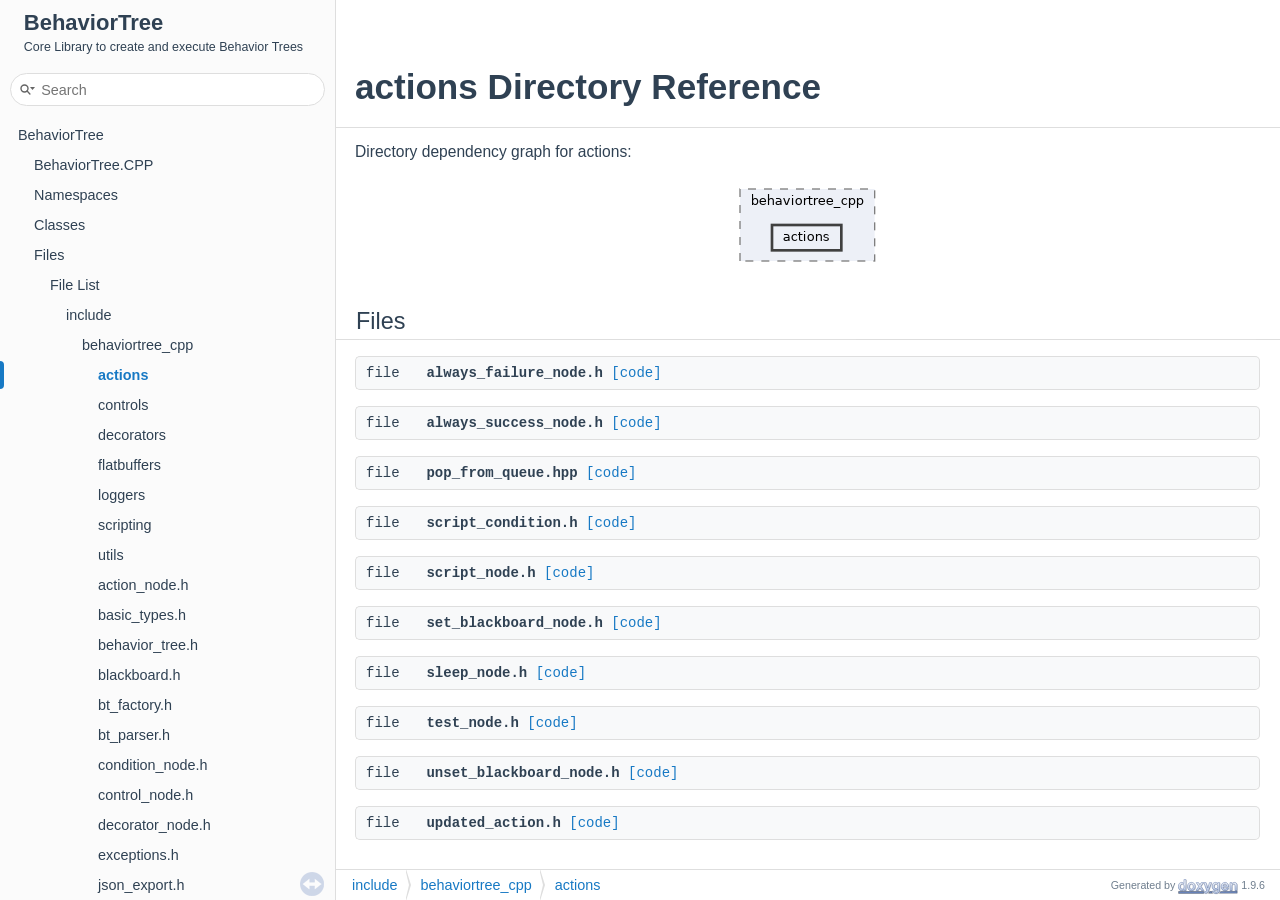
<file: dir_84e7dcb321defd2b6d86aae3d71dd2bc.html>
<!DOCTYPE html PUBLIC "-//W3C//DTD XHTML 1.0 Transitional//EN" "https://www.w3.org/TR/xhtml1/DTD/xhtml1-transitional.dtd">
<html xmlns="http://www.w3.org/1999/xhtml" lang="en-US">
<head>
<meta http-equiv="Content-Type" content="text/xhtml;charset=UTF-8"/>
<meta http-equiv="X-UA-Compatible" content="IE=11"/>
<meta name="generator" content="Doxygen 1.9.6"/>
<meta name="viewport" content="width=device-width, initial-scale=1"/>
<title>BehaviorTree: include/behaviortree_cpp/actions Directory Reference</title>
<link href="tabs.css" rel="stylesheet" type="text/css"/>
<script type="text/javascript" src="jquery.js"></script>
<script type="text/javascript" src="dynsections.js"></script>
<link href="navtree.css" rel="stylesheet" type="text/css"/>
<script type="text/javascript" src="resize.js"></script>
<script type="text/javascript" src="navtreedata.js"></script>
<script type="text/javascript" src="navtree.js"></script>
<link href="search/search.css" rel="stylesheet" type="text/css"/>
<script type="text/javascript" src="search/searchdata.js"></script>
<script type="text/javascript" src="search/search.js"></script>
<link href="doxygen.css" rel="stylesheet" type="text/css" />
<link href="doxygen-awesome.css" rel="stylesheet" type="text/css"/>
<link href="doxygen-awesome-sidebar-only.css" rel="stylesheet" type="text/css"/>
</head>
<body>
<div id="top"><!-- do not remove this div, it is closed by doxygen! -->
<div id="titlearea">
<table cellspacing="0" cellpadding="0">
 <tbody>
 <tr id="projectrow">
  <td id="projectalign">
   <div id="projectname">BehaviorTree
   </div>
   <div id="projectbrief">Core Library to create and execute Behavior Trees</div>
  </td>
 </tr>
 </tbody>
</table>
</div>
<!-- end header part -->
<!-- Generated by Doxygen 1.9.6 -->
<script type="text/javascript">
/* @license magnet:?xt=urn:btih:d3d9a9a6595521f9666a5e94cc830dab83b65699&amp;dn=expat.txt MIT */
var searchBox = new SearchBox("searchBox", "search/",'.html');
/* @license-end */
</script>
<script type="text/javascript" src="menudata.js"></script>
<script type="text/javascript" src="menu.js"></script>
<script type="text/javascript">
/* @license magnet:?xt=urn:btih:d3d9a9a6595521f9666a5e94cc830dab83b65699&amp;dn=expat.txt MIT */
$(function() {
  initMenu('',true,false,'search.php','Search');
  $(document).ready(function() { init_search(); });
});
/* @license-end */
</script>
<div id="main-nav"></div>
</div><!-- top -->
<div id="side-nav" class="ui-resizable side-nav-resizable">
  <div id="nav-tree">
    <div id="nav-tree-contents">
      <div id="nav-sync" class="sync"></div>
    </div>
  </div>
  <div id="splitbar" style="-moz-user-select:none;" 
       class="ui-resizable-handle">
  </div>
</div>
<script type="text/javascript">
/* @license magnet:?xt=urn:btih:d3d9a9a6595521f9666a5e94cc830dab83b65699&amp;dn=expat.txt MIT */
$(document).ready(function(){initNavTree('dir_84e7dcb321defd2b6d86aae3d71dd2bc.html',''); initResizable(); });
/* @license-end */
</script>
<div id="doc-content">
<!-- window showing the filter options -->
<div id="MSearchSelectWindow"
     onmouseover="return searchBox.OnSearchSelectShow()"
     onmouseout="return searchBox.OnSearchSelectHide()"
     onkeydown="return searchBox.OnSearchSelectKey(event)">
</div>

<!-- iframe showing the search results (closed by default) -->
<div id="MSearchResultsWindow">
<div id="MSearchResults">
<div class="SRPage">
<div id="SRIndex">
<div id="SRResults"></div>
<div class="SRStatus" id="Loading">Loading...</div>
<div class="SRStatus" id="Searching">Searching...</div>
<div class="SRStatus" id="NoMatches">No Matches</div>
</div>
</div>
</div>
</div>

<div class="header">
  <div class="headertitle"><div class="title">actions Directory Reference</div></div>
</div><!--header-->
<div class="contents">
<div class="dynheader">
Directory dependency graph for actions:</div>
<div class="dyncontent">
<div class="center"><img src="dir_84e7dcb321defd2b6d86aae3d71dd2bc_dep.png" border="0" usemap="#adir__84e7dcb321defd2b6d86aae3d71dd2bc__dep" alt="include/behaviortree_cpp/actions"/></div>
<map name="adir__84e7dcb321defd2b6d86aae3d71dd2bc__dep" id="adir__84e7dcb321defd2b6d86aae3d71dd2bc__dep">
<area shape="rect" href="dir_84e7dcb321defd2b6d86aae3d71dd2bc.html" title="actions" alt="" coords="48,52,117,77"/>
<area shape="rect" href="dir_7bd192d5a3f968f9ea7d18b0796c3811.html" title="behaviortree_cpp" alt="" coords="16,16,151,88"/>
</map>
</div>
<table class="memberdecls">
<tr class="heading"><td colspan="2"><h2 class="groupheader"><a id="files" name="files"></a>
Files</h2></td></tr>
<tr class="memitem:"><td class="memItemLeft" align="right" valign="top">file &#160;</td><td class="memItemRight" valign="bottom"><b>always_failure_node.h</b> <a href="db/d10/always__failure__node_8h_source.html">[code]</a></td></tr>
<tr class="separator:"><td class="memSeparator" colspan="2">&#160;</td></tr>
<tr class="memitem:"><td class="memItemLeft" align="right" valign="top">file &#160;</td><td class="memItemRight" valign="bottom"><b>always_success_node.h</b> <a href="dd/dc2/always__success__node_8h_source.html">[code]</a></td></tr>
<tr class="separator:"><td class="memSeparator" colspan="2">&#160;</td></tr>
<tr class="memitem:"><td class="memItemLeft" align="right" valign="top">file &#160;</td><td class="memItemRight" valign="bottom"><b>pop_from_queue.hpp</b> <a href="db/d84/pop__from__queue_8hpp_source.html">[code]</a></td></tr>
<tr class="separator:"><td class="memSeparator" colspan="2">&#160;</td></tr>
<tr class="memitem:"><td class="memItemLeft" align="right" valign="top">file &#160;</td><td class="memItemRight" valign="bottom"><b>script_condition.h</b> <a href="d4/dac/script__condition_8h_source.html">[code]</a></td></tr>
<tr class="separator:"><td class="memSeparator" colspan="2">&#160;</td></tr>
<tr class="memitem:"><td class="memItemLeft" align="right" valign="top">file &#160;</td><td class="memItemRight" valign="bottom"><b>script_node.h</b> <a href="d3/d86/script__node_8h_source.html">[code]</a></td></tr>
<tr class="separator:"><td class="memSeparator" colspan="2">&#160;</td></tr>
<tr class="memitem:"><td class="memItemLeft" align="right" valign="top">file &#160;</td><td class="memItemRight" valign="bottom"><b>set_blackboard_node.h</b> <a href="da/d65/set__blackboard__node_8h_source.html">[code]</a></td></tr>
<tr class="separator:"><td class="memSeparator" colspan="2">&#160;</td></tr>
<tr class="memitem:"><td class="memItemLeft" align="right" valign="top">file &#160;</td><td class="memItemRight" valign="bottom"><b>sleep_node.h</b> <a href="d2/db6/sleep__node_8h_source.html">[code]</a></td></tr>
<tr class="separator:"><td class="memSeparator" colspan="2">&#160;</td></tr>
<tr class="memitem:"><td class="memItemLeft" align="right" valign="top">file &#160;</td><td class="memItemRight" valign="bottom"><b>test_node.h</b> <a href="d6/dcc/test__node_8h_source.html">[code]</a></td></tr>
<tr class="separator:"><td class="memSeparator" colspan="2">&#160;</td></tr>
<tr class="memitem:"><td class="memItemLeft" align="right" valign="top">file &#160;</td><td class="memItemRight" valign="bottom"><b>unset_blackboard_node.h</b> <a href="dc/d27/unset__blackboard__node_8h_source.html">[code]</a></td></tr>
<tr class="separator:"><td class="memSeparator" colspan="2">&#160;</td></tr>
<tr class="memitem:"><td class="memItemLeft" align="right" valign="top">file &#160;</td><td class="memItemRight" valign="bottom"><b>updated_action.h</b> <a href="d6/d2e/updated__action_8h_source.html">[code]</a></td></tr>
<tr class="separator:"><td class="memSeparator" colspan="2">&#160;</td></tr>
</table>
</div><!-- contents -->
</div><!-- doc-content -->
<!-- start footer part -->
<div id="nav-path" class="navpath"><!-- id is needed for treeview function! -->
  <ul>
    <li class="navelem"><a class="el" href="dir_d44c64559bbebec7f509842c48db8b23.html">include</a></li><li class="navelem"><a class="el" href="dir_7bd192d5a3f968f9ea7d18b0796c3811.html">behaviortree_cpp</a></li><li class="navelem"><a class="el" href="dir_84e7dcb321defd2b6d86aae3d71dd2bc.html">actions</a></li>
    <li class="footer">Generated by <a href="https://www.doxygen.org/index.html"><img class="footer" src="doxygen.svg" width="104" height="31" alt="doxygen"/></a> 1.9.6 </li>
  </ul>
</div>
</body>
</html>
</file>
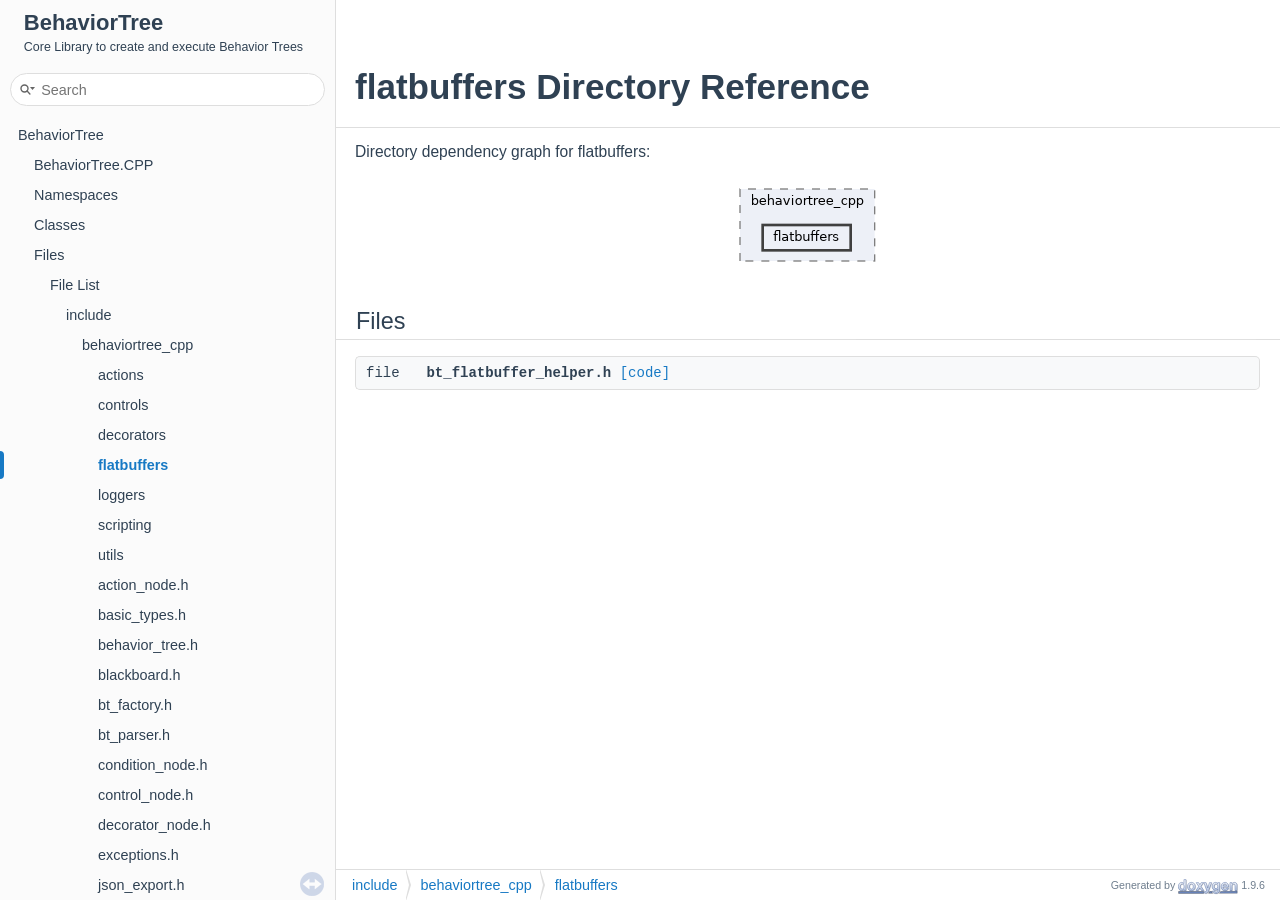
<file: dir_be504959e339b6de8c9618e774fdc689.html>
<!DOCTYPE html PUBLIC "-//W3C//DTD XHTML 1.0 Transitional//EN" "https://www.w3.org/TR/xhtml1/DTD/xhtml1-transitional.dtd">
<html xmlns="http://www.w3.org/1999/xhtml" lang="en-US">
<head>
<meta http-equiv="Content-Type" content="text/xhtml;charset=UTF-8"/>
<meta http-equiv="X-UA-Compatible" content="IE=11"/>
<meta name="generator" content="Doxygen 1.9.6"/>
<meta name="viewport" content="width=device-width, initial-scale=1"/>
<title>BehaviorTree: include/behaviortree_cpp/flatbuffers Directory Reference</title>
<link href="tabs.css" rel="stylesheet" type="text/css"/>
<script type="text/javascript" src="jquery.js"></script>
<script type="text/javascript" src="dynsections.js"></script>
<link href="navtree.css" rel="stylesheet" type="text/css"/>
<script type="text/javascript" src="resize.js"></script>
<script type="text/javascript" src="navtreedata.js"></script>
<script type="text/javascript" src="navtree.js"></script>
<link href="search/search.css" rel="stylesheet" type="text/css"/>
<script type="text/javascript" src="search/searchdata.js"></script>
<script type="text/javascript" src="search/search.js"></script>
<link href="doxygen.css" rel="stylesheet" type="text/css" />
<link href="doxygen-awesome.css" rel="stylesheet" type="text/css"/>
<link href="doxygen-awesome-sidebar-only.css" rel="stylesheet" type="text/css"/>
</head>
<body>
<div id="top"><!-- do not remove this div, it is closed by doxygen! -->
<div id="titlearea">
<table cellspacing="0" cellpadding="0">
 <tbody>
 <tr id="projectrow">
  <td id="projectalign">
   <div id="projectname">BehaviorTree
   </div>
   <div id="projectbrief">Core Library to create and execute Behavior Trees</div>
  </td>
 </tr>
 </tbody>
</table>
</div>
<!-- end header part -->
<!-- Generated by Doxygen 1.9.6 -->
<script type="text/javascript">
/* @license magnet:?xt=urn:btih:d3d9a9a6595521f9666a5e94cc830dab83b65699&amp;dn=expat.txt MIT */
var searchBox = new SearchBox("searchBox", "search/",'.html');
/* @license-end */
</script>
<script type="text/javascript" src="menudata.js"></script>
<script type="text/javascript" src="menu.js"></script>
<script type="text/javascript">
/* @license magnet:?xt=urn:btih:d3d9a9a6595521f9666a5e94cc830dab83b65699&amp;dn=expat.txt MIT */
$(function() {
  initMenu('',true,false,'search.php','Search');
  $(document).ready(function() { init_search(); });
});
/* @license-end */
</script>
<div id="main-nav"></div>
</div><!-- top -->
<div id="side-nav" class="ui-resizable side-nav-resizable">
  <div id="nav-tree">
    <div id="nav-tree-contents">
      <div id="nav-sync" class="sync"></div>
    </div>
  </div>
  <div id="splitbar" style="-moz-user-select:none;" 
       class="ui-resizable-handle">
  </div>
</div>
<script type="text/javascript">
/* @license magnet:?xt=urn:btih:d3d9a9a6595521f9666a5e94cc830dab83b65699&amp;dn=expat.txt MIT */
$(document).ready(function(){initNavTree('dir_be504959e339b6de8c9618e774fdc689.html',''); initResizable(); });
/* @license-end */
</script>
<div id="doc-content">
<!-- window showing the filter options -->
<div id="MSearchSelectWindow"
     onmouseover="return searchBox.OnSearchSelectShow()"
     onmouseout="return searchBox.OnSearchSelectHide()"
     onkeydown="return searchBox.OnSearchSelectKey(event)">
</div>

<!-- iframe showing the search results (closed by default) -->
<div id="MSearchResultsWindow">
<div id="MSearchResults">
<div class="SRPage">
<div id="SRIndex">
<div id="SRResults"></div>
<div class="SRStatus" id="Loading">Loading...</div>
<div class="SRStatus" id="Searching">Searching...</div>
<div class="SRStatus" id="NoMatches">No Matches</div>
</div>
</div>
</div>
</div>

<div class="header">
  <div class="headertitle"><div class="title">flatbuffers Directory Reference</div></div>
</div><!--header-->
<div class="contents">
<div class="dynheader">
Directory dependency graph for flatbuffers:</div>
<div class="dyncontent">
<div class="center"><img src="dir_be504959e339b6de8c9618e774fdc689_dep.png" border="0" usemap="#adir__be504959e339b6de8c9618e774fdc689__dep" alt="include/behaviortree_cpp/flatbuffers"/></div>
<map name="adir__be504959e339b6de8c9618e774fdc689__dep" id="adir__be504959e339b6de8c9618e774fdc689__dep">
<area shape="rect" href="dir_be504959e339b6de8c9618e774fdc689.html" title="flatbuffers" alt="" coords="39,52,127,77"/>
<area shape="rect" href="dir_7bd192d5a3f968f9ea7d18b0796c3811.html" title="behaviortree_cpp" alt="" coords="16,16,151,88"/>
</map>
</div>
<table class="memberdecls">
<tr class="heading"><td colspan="2"><h2 class="groupheader"><a id="files" name="files"></a>
Files</h2></td></tr>
<tr class="memitem:"><td class="memItemLeft" align="right" valign="top">file &#160;</td><td class="memItemRight" valign="bottom"><b>bt_flatbuffer_helper.h</b> <a href="d5/d7a/bt__flatbuffer__helper_8h_source.html">[code]</a></td></tr>
<tr class="separator:"><td class="memSeparator" colspan="2">&#160;</td></tr>
</table>
</div><!-- contents -->
</div><!-- doc-content -->
<!-- start footer part -->
<div id="nav-path" class="navpath"><!-- id is needed for treeview function! -->
  <ul>
    <li class="navelem"><a class="el" href="dir_d44c64559bbebec7f509842c48db8b23.html">include</a></li><li class="navelem"><a class="el" href="dir_7bd192d5a3f968f9ea7d18b0796c3811.html">behaviortree_cpp</a></li><li class="navelem"><a class="el" href="dir_be504959e339b6de8c9618e774fdc689.html">flatbuffers</a></li>
    <li class="footer">Generated by <a href="https://www.doxygen.org/index.html"><img class="footer" src="doxygen.svg" width="104" height="31" alt="doxygen"/></a> 1.9.6 </li>
  </ul>
</div>
</body>
</html>
</file>
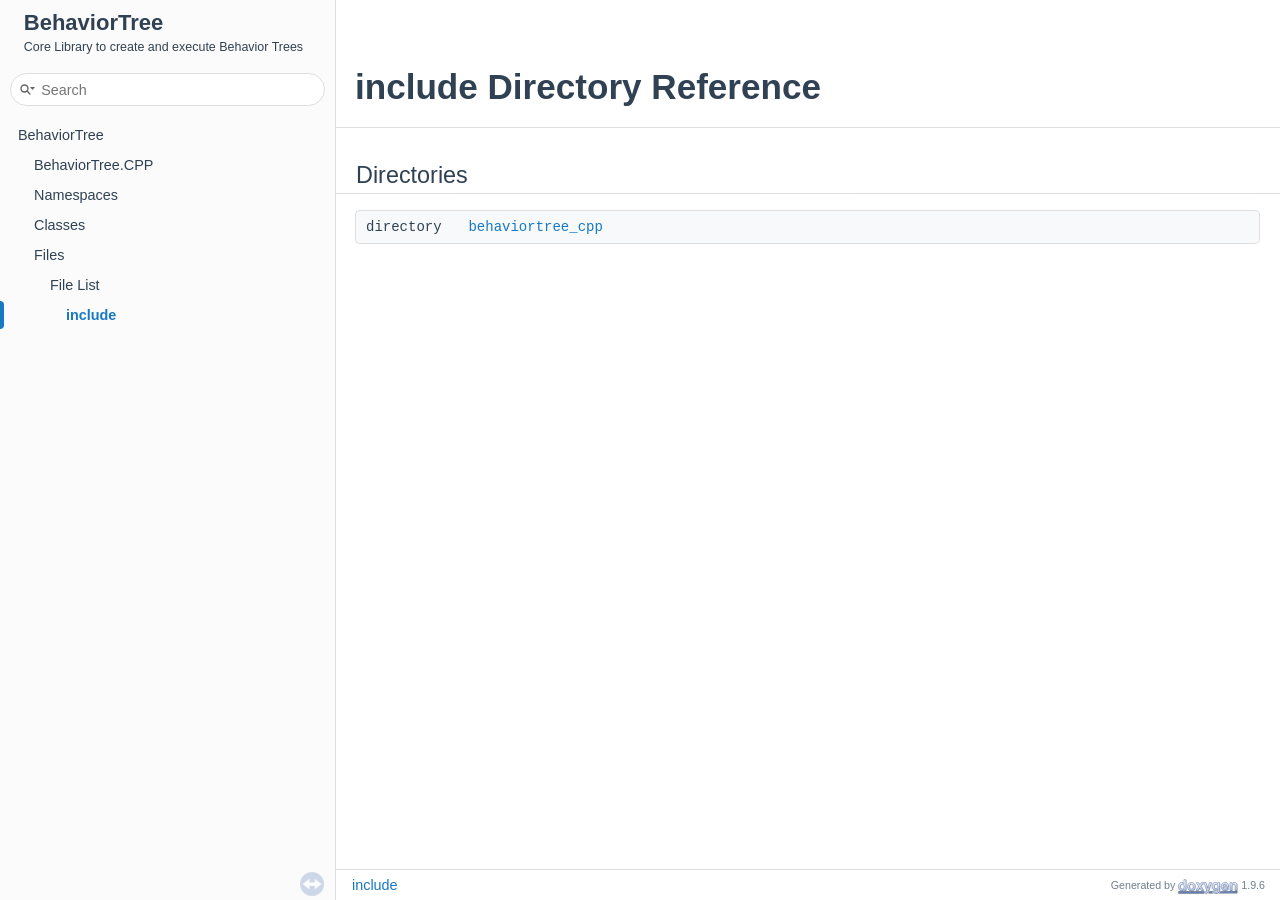
<file: dir_d44c64559bbebec7f509842c48db8b23.html>
<!DOCTYPE html PUBLIC "-//W3C//DTD XHTML 1.0 Transitional//EN" "https://www.w3.org/TR/xhtml1/DTD/xhtml1-transitional.dtd">
<html xmlns="http://www.w3.org/1999/xhtml" lang="en-US">
<head>
<meta http-equiv="Content-Type" content="text/xhtml;charset=UTF-8"/>
<meta http-equiv="X-UA-Compatible" content="IE=11"/>
<meta name="generator" content="Doxygen 1.9.6"/>
<meta name="viewport" content="width=device-width, initial-scale=1"/>
<title>BehaviorTree: include Directory Reference</title>
<link href="tabs.css" rel="stylesheet" type="text/css"/>
<script type="text/javascript" src="jquery.js"></script>
<script type="text/javascript" src="dynsections.js"></script>
<link href="navtree.css" rel="stylesheet" type="text/css"/>
<script type="text/javascript" src="resize.js"></script>
<script type="text/javascript" src="navtreedata.js"></script>
<script type="text/javascript" src="navtree.js"></script>
<link href="search/search.css" rel="stylesheet" type="text/css"/>
<script type="text/javascript" src="search/searchdata.js"></script>
<script type="text/javascript" src="search/search.js"></script>
<link href="doxygen.css" rel="stylesheet" type="text/css" />
<link href="doxygen-awesome.css" rel="stylesheet" type="text/css"/>
<link href="doxygen-awesome-sidebar-only.css" rel="stylesheet" type="text/css"/>
</head>
<body>
<div id="top"><!-- do not remove this div, it is closed by doxygen! -->
<div id="titlearea">
<table cellspacing="0" cellpadding="0">
 <tbody>
 <tr id="projectrow">
  <td id="projectalign">
   <div id="projectname">BehaviorTree
   </div>
   <div id="projectbrief">Core Library to create and execute Behavior Trees</div>
  </td>
 </tr>
 </tbody>
</table>
</div>
<!-- end header part -->
<!-- Generated by Doxygen 1.9.6 -->
<script type="text/javascript">
/* @license magnet:?xt=urn:btih:d3d9a9a6595521f9666a5e94cc830dab83b65699&amp;dn=expat.txt MIT */
var searchBox = new SearchBox("searchBox", "search/",'.html');
/* @license-end */
</script>
<script type="text/javascript" src="menudata.js"></script>
<script type="text/javascript" src="menu.js"></script>
<script type="text/javascript">
/* @license magnet:?xt=urn:btih:d3d9a9a6595521f9666a5e94cc830dab83b65699&amp;dn=expat.txt MIT */
$(function() {
  initMenu('',true,false,'search.php','Search');
  $(document).ready(function() { init_search(); });
});
/* @license-end */
</script>
<div id="main-nav"></div>
</div><!-- top -->
<div id="side-nav" class="ui-resizable side-nav-resizable">
  <div id="nav-tree">
    <div id="nav-tree-contents">
      <div id="nav-sync" class="sync"></div>
    </div>
  </div>
  <div id="splitbar" style="-moz-user-select:none;" 
       class="ui-resizable-handle">
  </div>
</div>
<script type="text/javascript">
/* @license magnet:?xt=urn:btih:d3d9a9a6595521f9666a5e94cc830dab83b65699&amp;dn=expat.txt MIT */
$(document).ready(function(){initNavTree('dir_d44c64559bbebec7f509842c48db8b23.html',''); initResizable(); });
/* @license-end */
</script>
<div id="doc-content">
<!-- window showing the filter options -->
<div id="MSearchSelectWindow"
     onmouseover="return searchBox.OnSearchSelectShow()"
     onmouseout="return searchBox.OnSearchSelectHide()"
     onkeydown="return searchBox.OnSearchSelectKey(event)">
</div>

<!-- iframe showing the search results (closed by default) -->
<div id="MSearchResultsWindow">
<div id="MSearchResults">
<div class="SRPage">
<div id="SRIndex">
<div id="SRResults"></div>
<div class="SRStatus" id="Loading">Loading...</div>
<div class="SRStatus" id="Searching">Searching...</div>
<div class="SRStatus" id="NoMatches">No Matches</div>
</div>
</div>
</div>
</div>

<div class="header">
  <div class="headertitle"><div class="title">include Directory Reference</div></div>
</div><!--header-->
<div class="contents">
<table class="memberdecls">
<tr class="heading"><td colspan="2"><h2 class="groupheader"><a id="subdirs" name="subdirs"></a>
Directories</h2></td></tr>
<tr class="memitem:"><td class="memItemLeft" align="right" valign="top">directory &#160;</td><td class="memItemRight" valign="bottom"><a class="el" href="dir_7bd192d5a3f968f9ea7d18b0796c3811.html">behaviortree_cpp</a></td></tr>
<tr class="separator:"><td class="memSeparator" colspan="2">&#160;</td></tr>
</table>
</div><!-- contents -->
</div><!-- doc-content -->
<!-- start footer part -->
<div id="nav-path" class="navpath"><!-- id is needed for treeview function! -->
  <ul>
    <li class="navelem"><a class="el" href="dir_d44c64559bbebec7f509842c48db8b23.html">include</a></li>
    <li class="footer">Generated by <a href="https://www.doxygen.org/index.html"><img class="footer" src="doxygen.svg" width="104" height="31" alt="doxygen"/></a> 1.9.6 </li>
  </ul>
</div>
</body>
</html>
</file>
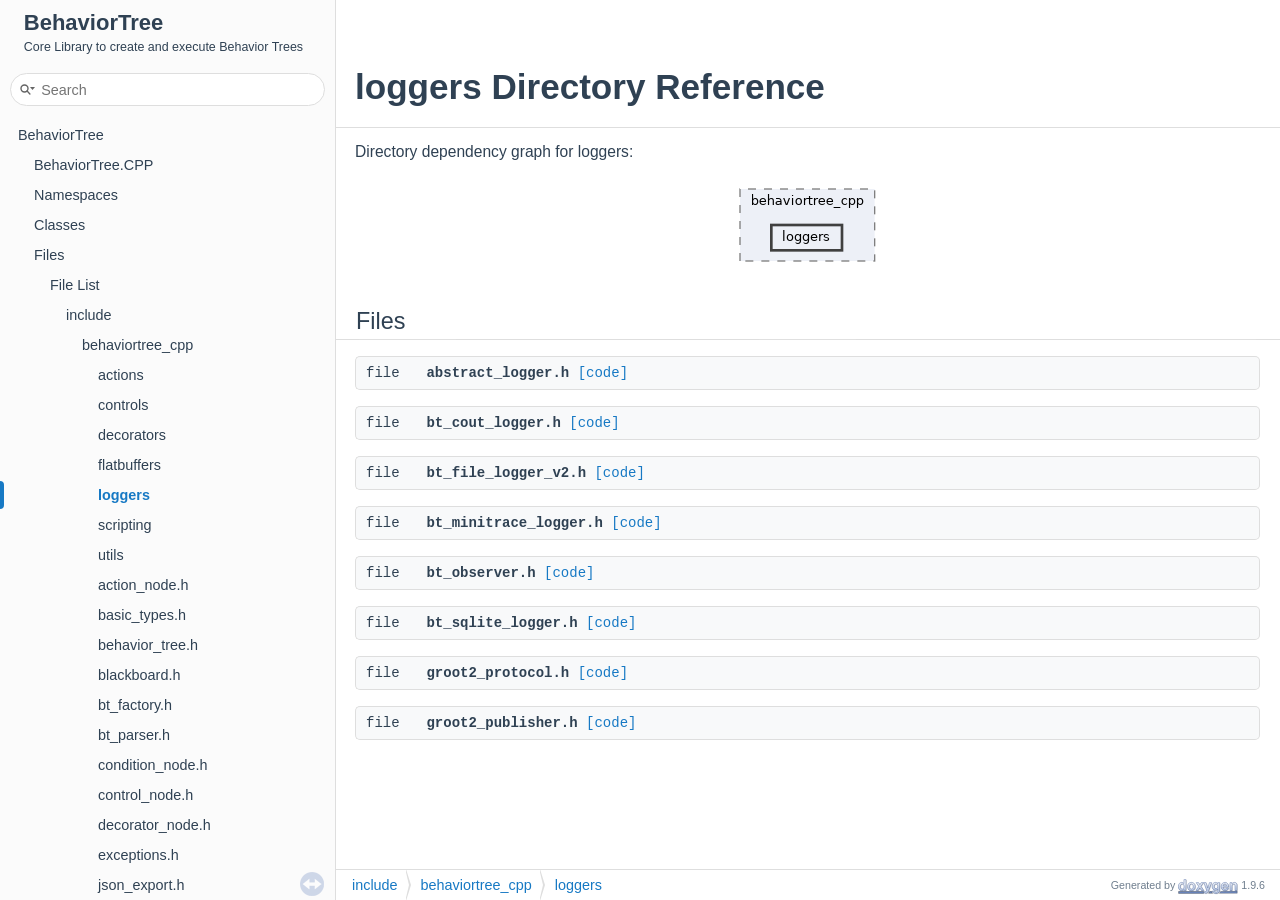
<file: dir_dbe048a79b774cd1d4dcb0e6934684ec.html>
<!DOCTYPE html PUBLIC "-//W3C//DTD XHTML 1.0 Transitional//EN" "https://www.w3.org/TR/xhtml1/DTD/xhtml1-transitional.dtd">
<html xmlns="http://www.w3.org/1999/xhtml" lang="en-US">
<head>
<meta http-equiv="Content-Type" content="text/xhtml;charset=UTF-8"/>
<meta http-equiv="X-UA-Compatible" content="IE=11"/>
<meta name="generator" content="Doxygen 1.9.6"/>
<meta name="viewport" content="width=device-width, initial-scale=1"/>
<title>BehaviorTree: include/behaviortree_cpp/loggers Directory Reference</title>
<link href="tabs.css" rel="stylesheet" type="text/css"/>
<script type="text/javascript" src="jquery.js"></script>
<script type="text/javascript" src="dynsections.js"></script>
<link href="navtree.css" rel="stylesheet" type="text/css"/>
<script type="text/javascript" src="resize.js"></script>
<script type="text/javascript" src="navtreedata.js"></script>
<script type="text/javascript" src="navtree.js"></script>
<link href="search/search.css" rel="stylesheet" type="text/css"/>
<script type="text/javascript" src="search/searchdata.js"></script>
<script type="text/javascript" src="search/search.js"></script>
<link href="doxygen.css" rel="stylesheet" type="text/css" />
<link href="doxygen-awesome.css" rel="stylesheet" type="text/css"/>
<link href="doxygen-awesome-sidebar-only.css" rel="stylesheet" type="text/css"/>
</head>
<body>
<div id="top"><!-- do not remove this div, it is closed by doxygen! -->
<div id="titlearea">
<table cellspacing="0" cellpadding="0">
 <tbody>
 <tr id="projectrow">
  <td id="projectalign">
   <div id="projectname">BehaviorTree
   </div>
   <div id="projectbrief">Core Library to create and execute Behavior Trees</div>
  </td>
 </tr>
 </tbody>
</table>
</div>
<!-- end header part -->
<!-- Generated by Doxygen 1.9.6 -->
<script type="text/javascript">
/* @license magnet:?xt=urn:btih:d3d9a9a6595521f9666a5e94cc830dab83b65699&amp;dn=expat.txt MIT */
var searchBox = new SearchBox("searchBox", "search/",'.html');
/* @license-end */
</script>
<script type="text/javascript" src="menudata.js"></script>
<script type="text/javascript" src="menu.js"></script>
<script type="text/javascript">
/* @license magnet:?xt=urn:btih:d3d9a9a6595521f9666a5e94cc830dab83b65699&amp;dn=expat.txt MIT */
$(function() {
  initMenu('',true,false,'search.php','Search');
  $(document).ready(function() { init_search(); });
});
/* @license-end */
</script>
<div id="main-nav"></div>
</div><!-- top -->
<div id="side-nav" class="ui-resizable side-nav-resizable">
  <div id="nav-tree">
    <div id="nav-tree-contents">
      <div id="nav-sync" class="sync"></div>
    </div>
  </div>
  <div id="splitbar" style="-moz-user-select:none;" 
       class="ui-resizable-handle">
  </div>
</div>
<script type="text/javascript">
/* @license magnet:?xt=urn:btih:d3d9a9a6595521f9666a5e94cc830dab83b65699&amp;dn=expat.txt MIT */
$(document).ready(function(){initNavTree('dir_dbe048a79b774cd1d4dcb0e6934684ec.html',''); initResizable(); });
/* @license-end */
</script>
<div id="doc-content">
<!-- window showing the filter options -->
<div id="MSearchSelectWindow"
     onmouseover="return searchBox.OnSearchSelectShow()"
     onmouseout="return searchBox.OnSearchSelectHide()"
     onkeydown="return searchBox.OnSearchSelectKey(event)">
</div>

<!-- iframe showing the search results (closed by default) -->
<div id="MSearchResultsWindow">
<div id="MSearchResults">
<div class="SRPage">
<div id="SRIndex">
<div id="SRResults"></div>
<div class="SRStatus" id="Loading">Loading...</div>
<div class="SRStatus" id="Searching">Searching...</div>
<div class="SRStatus" id="NoMatches">No Matches</div>
</div>
</div>
</div>
</div>

<div class="header">
  <div class="headertitle"><div class="title">loggers Directory Reference</div></div>
</div><!--header-->
<div class="contents">
<div class="dynheader">
Directory dependency graph for loggers:</div>
<div class="dyncontent">
<div class="center"><img src="dir_dbe048a79b774cd1d4dcb0e6934684ec_dep.png" border="0" usemap="#adir__dbe048a79b774cd1d4dcb0e6934684ec__dep" alt="include/behaviortree_cpp/loggers"/></div>
<map name="adir__dbe048a79b774cd1d4dcb0e6934684ec__dep" id="adir__dbe048a79b774cd1d4dcb0e6934684ec__dep">
<area shape="rect" href="dir_dbe048a79b774cd1d4dcb0e6934684ec.html" title="loggers" alt="" coords="47,52,118,77"/>
<area shape="rect" href="dir_7bd192d5a3f968f9ea7d18b0796c3811.html" title="behaviortree_cpp" alt="" coords="16,16,151,88"/>
</map>
</div>
<table class="memberdecls">
<tr class="heading"><td colspan="2"><h2 class="groupheader"><a id="files" name="files"></a>
Files</h2></td></tr>
<tr class="memitem:"><td class="memItemLeft" align="right" valign="top">file &#160;</td><td class="memItemRight" valign="bottom"><b>abstract_logger.h</b> <a href="d1/dbb/abstract__logger_8h_source.html">[code]</a></td></tr>
<tr class="separator:"><td class="memSeparator" colspan="2">&#160;</td></tr>
<tr class="memitem:"><td class="memItemLeft" align="right" valign="top">file &#160;</td><td class="memItemRight" valign="bottom"><b>bt_cout_logger.h</b> <a href="d3/d22/bt__cout__logger_8h_source.html">[code]</a></td></tr>
<tr class="separator:"><td class="memSeparator" colspan="2">&#160;</td></tr>
<tr class="memitem:"><td class="memItemLeft" align="right" valign="top">file &#160;</td><td class="memItemRight" valign="bottom"><b>bt_file_logger_v2.h</b> <a href="d1/d0e/bt__file__logger__v2_8h_source.html">[code]</a></td></tr>
<tr class="separator:"><td class="memSeparator" colspan="2">&#160;</td></tr>
<tr class="memitem:"><td class="memItemLeft" align="right" valign="top">file &#160;</td><td class="memItemRight" valign="bottom"><b>bt_minitrace_logger.h</b> <a href="d0/d55/bt__minitrace__logger_8h_source.html">[code]</a></td></tr>
<tr class="separator:"><td class="memSeparator" colspan="2">&#160;</td></tr>
<tr class="memitem:"><td class="memItemLeft" align="right" valign="top">file &#160;</td><td class="memItemRight" valign="bottom"><b>bt_observer.h</b> <a href="d3/d96/bt__observer_8h_source.html">[code]</a></td></tr>
<tr class="separator:"><td class="memSeparator" colspan="2">&#160;</td></tr>
<tr class="memitem:"><td class="memItemLeft" align="right" valign="top">file &#160;</td><td class="memItemRight" valign="bottom"><b>bt_sqlite_logger.h</b> <a href="da/d75/bt__sqlite__logger_8h_source.html">[code]</a></td></tr>
<tr class="separator:"><td class="memSeparator" colspan="2">&#160;</td></tr>
<tr class="memitem:"><td class="memItemLeft" align="right" valign="top">file &#160;</td><td class="memItemRight" valign="bottom"><b>groot2_protocol.h</b> <a href="de/d79/groot2__protocol_8h_source.html">[code]</a></td></tr>
<tr class="separator:"><td class="memSeparator" colspan="2">&#160;</td></tr>
<tr class="memitem:"><td class="memItemLeft" align="right" valign="top">file &#160;</td><td class="memItemRight" valign="bottom"><b>groot2_publisher.h</b> <a href="d8/d1a/groot2__publisher_8h_source.html">[code]</a></td></tr>
<tr class="separator:"><td class="memSeparator" colspan="2">&#160;</td></tr>
</table>
</div><!-- contents -->
</div><!-- doc-content -->
<!-- start footer part -->
<div id="nav-path" class="navpath"><!-- id is needed for treeview function! -->
  <ul>
    <li class="navelem"><a class="el" href="dir_d44c64559bbebec7f509842c48db8b23.html">include</a></li><li class="navelem"><a class="el" href="dir_7bd192d5a3f968f9ea7d18b0796c3811.html">behaviortree_cpp</a></li><li class="navelem"><a class="el" href="dir_dbe048a79b774cd1d4dcb0e6934684ec.html">loggers</a></li>
    <li class="footer">Generated by <a href="https://www.doxygen.org/index.html"><img class="footer" src="doxygen.svg" width="104" height="31" alt="doxygen"/></a> 1.9.6 </li>
  </ul>
</div>
</body>
</html>
</file>
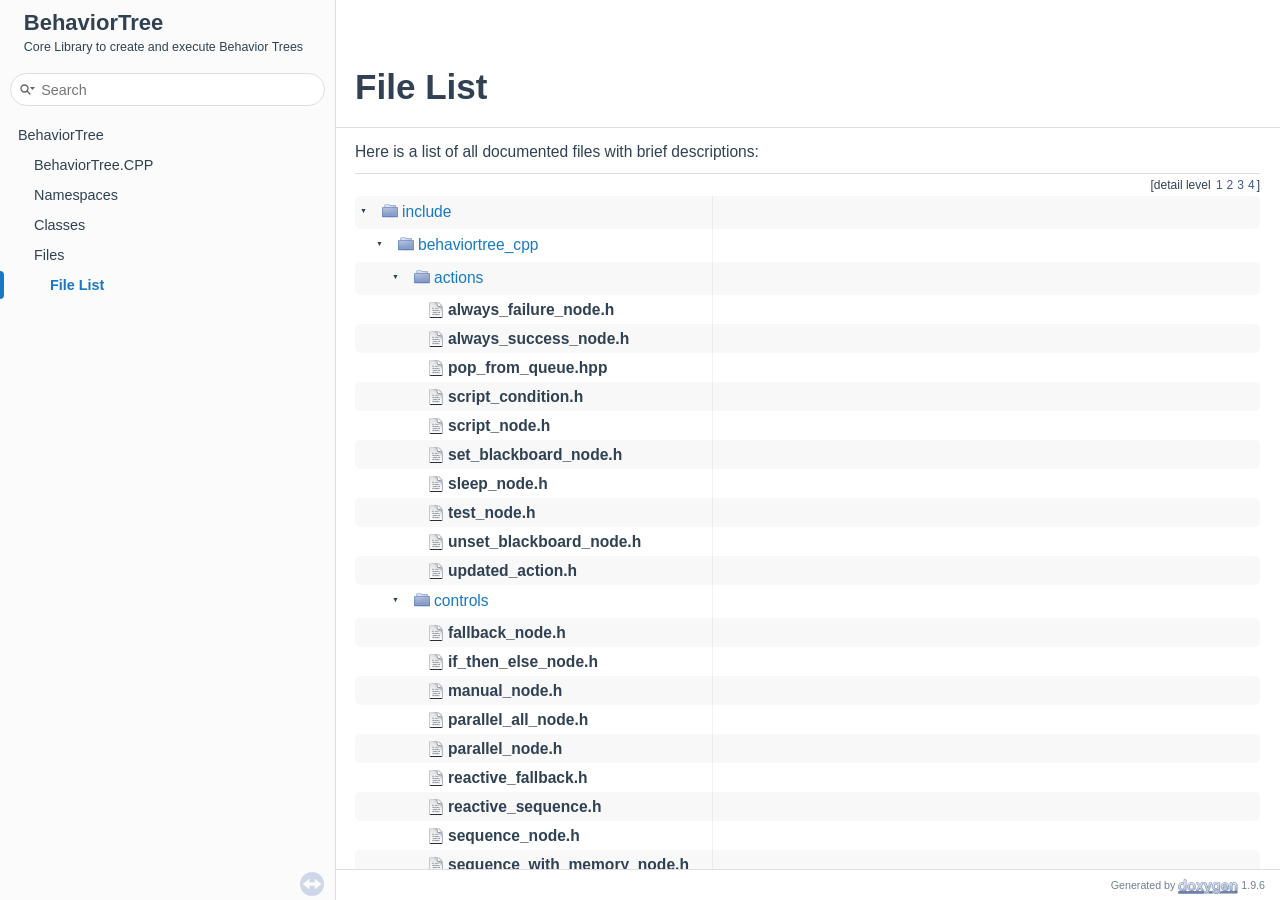
<file: files.html>
<!DOCTYPE html PUBLIC "-//W3C//DTD XHTML 1.0 Transitional//EN" "https://www.w3.org/TR/xhtml1/DTD/xhtml1-transitional.dtd">
<html xmlns="http://www.w3.org/1999/xhtml" lang="en-US">
<head>
<meta http-equiv="Content-Type" content="text/xhtml;charset=UTF-8"/>
<meta http-equiv="X-UA-Compatible" content="IE=11"/>
<meta name="generator" content="Doxygen 1.9.6"/>
<meta name="viewport" content="width=device-width, initial-scale=1"/>
<title>BehaviorTree: File List</title>
<link href="tabs.css" rel="stylesheet" type="text/css"/>
<script type="text/javascript" src="jquery.js"></script>
<script type="text/javascript" src="dynsections.js"></script>
<link href="navtree.css" rel="stylesheet" type="text/css"/>
<script type="text/javascript" src="resize.js"></script>
<script type="text/javascript" src="navtreedata.js"></script>
<script type="text/javascript" src="navtree.js"></script>
<link href="search/search.css" rel="stylesheet" type="text/css"/>
<script type="text/javascript" src="search/searchdata.js"></script>
<script type="text/javascript" src="search/search.js"></script>
<link href="doxygen.css" rel="stylesheet" type="text/css" />
<link href="doxygen-awesome.css" rel="stylesheet" type="text/css"/>
<link href="doxygen-awesome-sidebar-only.css" rel="stylesheet" type="text/css"/>
</head>
<body>
<div id="top"><!-- do not remove this div, it is closed by doxygen! -->
<div id="titlearea">
<table cellspacing="0" cellpadding="0">
 <tbody>
 <tr id="projectrow">
  <td id="projectalign">
   <div id="projectname">BehaviorTree
   </div>
   <div id="projectbrief">Core Library to create and execute Behavior Trees</div>
  </td>
 </tr>
 </tbody>
</table>
</div>
<!-- end header part -->
<!-- Generated by Doxygen 1.9.6 -->
<script type="text/javascript">
/* @license magnet:?xt=urn:btih:d3d9a9a6595521f9666a5e94cc830dab83b65699&amp;dn=expat.txt MIT */
var searchBox = new SearchBox("searchBox", "search/",'.html');
/* @license-end */
</script>
<script type="text/javascript" src="menudata.js"></script>
<script type="text/javascript" src="menu.js"></script>
<script type="text/javascript">
/* @license magnet:?xt=urn:btih:d3d9a9a6595521f9666a5e94cc830dab83b65699&amp;dn=expat.txt MIT */
$(function() {
  initMenu('',true,false,'search.php','Search');
  $(document).ready(function() { init_search(); });
});
/* @license-end */
</script>
<div id="main-nav"></div>
</div><!-- top -->
<div id="side-nav" class="ui-resizable side-nav-resizable">
  <div id="nav-tree">
    <div id="nav-tree-contents">
      <div id="nav-sync" class="sync"></div>
    </div>
  </div>
  <div id="splitbar" style="-moz-user-select:none;" 
       class="ui-resizable-handle">
  </div>
</div>
<script type="text/javascript">
/* @license magnet:?xt=urn:btih:d3d9a9a6595521f9666a5e94cc830dab83b65699&amp;dn=expat.txt MIT */
$(document).ready(function(){initNavTree('files.html',''); initResizable(); });
/* @license-end */
</script>
<div id="doc-content">
<!-- window showing the filter options -->
<div id="MSearchSelectWindow"
     onmouseover="return searchBox.OnSearchSelectShow()"
     onmouseout="return searchBox.OnSearchSelectHide()"
     onkeydown="return searchBox.OnSearchSelectKey(event)">
</div>

<!-- iframe showing the search results (closed by default) -->
<div id="MSearchResultsWindow">
<div id="MSearchResults">
<div class="SRPage">
<div id="SRIndex">
<div id="SRResults"></div>
<div class="SRStatus" id="Loading">Loading...</div>
<div class="SRStatus" id="Searching">Searching...</div>
<div class="SRStatus" id="NoMatches">No Matches</div>
</div>
</div>
</div>
</div>

<div class="header">
  <div class="headertitle"><div class="title">File List</div></div>
</div><!--header-->
<div class="contents">
<div class="textblock">Here is a list of all documented files with brief descriptions:</div><div class="directory">
<div class="levels">[detail level <span onclick="javascript:toggleLevel(1);">1</span><span onclick="javascript:toggleLevel(2);">2</span><span onclick="javascript:toggleLevel(3);">3</span><span onclick="javascript:toggleLevel(4);">4</span>]</div><table class="directory">
<tr id="row_0_" class="even"><td class="entry"><span style="width:0px;display:inline-block;">&#160;</span><span id="arr_0_" class="arrow" onclick="toggleFolder('0_')">&#9660;</span><span id="img_0_" class="iconfopen" onclick="toggleFolder('0_')">&#160;</span><a class="el" href="dir_d44c64559bbebec7f509842c48db8b23.html" target="_self">include</a></td><td class="desc"></td></tr>
<tr id="row_0_0_" class="odd"><td class="entry"><span style="width:16px;display:inline-block;">&#160;</span><span id="arr_0_0_" class="arrow" onclick="toggleFolder('0_0_')">&#9660;</span><span id="img_0_0_" class="iconfopen" onclick="toggleFolder('0_0_')">&#160;</span><a class="el" href="dir_7bd192d5a3f968f9ea7d18b0796c3811.html" target="_self">behaviortree_cpp</a></td><td class="desc"></td></tr>
<tr id="row_0_0_0_" class="even"><td class="entry"><span style="width:32px;display:inline-block;">&#160;</span><span id="arr_0_0_0_" class="arrow" onclick="toggleFolder('0_0_0_')">&#9660;</span><span id="img_0_0_0_" class="iconfopen" onclick="toggleFolder('0_0_0_')">&#160;</span><a class="el" href="dir_84e7dcb321defd2b6d86aae3d71dd2bc.html" target="_self">actions</a></td><td class="desc"></td></tr>
<tr id="row_0_0_0_0_" class="odd"><td class="entry"><span style="width:64px;display:inline-block;">&#160;</span><a href="db/d10/always__failure__node_8h_source.html"><span class="icondoc"></span></a><b>always_failure_node.h</b></td><td class="desc"></td></tr>
<tr id="row_0_0_0_1_" class="even"><td class="entry"><span style="width:64px;display:inline-block;">&#160;</span><a href="dd/dc2/always__success__node_8h_source.html"><span class="icondoc"></span></a><b>always_success_node.h</b></td><td class="desc"></td></tr>
<tr id="row_0_0_0_2_" class="odd"><td class="entry"><span style="width:64px;display:inline-block;">&#160;</span><a href="db/d84/pop__from__queue_8hpp_source.html"><span class="icondoc"></span></a><b>pop_from_queue.hpp</b></td><td class="desc"></td></tr>
<tr id="row_0_0_0_3_" class="even"><td class="entry"><span style="width:64px;display:inline-block;">&#160;</span><a href="d4/dac/script__condition_8h_source.html"><span class="icondoc"></span></a><b>script_condition.h</b></td><td class="desc"></td></tr>
<tr id="row_0_0_0_4_" class="odd"><td class="entry"><span style="width:64px;display:inline-block;">&#160;</span><a href="d3/d86/script__node_8h_source.html"><span class="icondoc"></span></a><b>script_node.h</b></td><td class="desc"></td></tr>
<tr id="row_0_0_0_5_" class="even"><td class="entry"><span style="width:64px;display:inline-block;">&#160;</span><a href="da/d65/set__blackboard__node_8h_source.html"><span class="icondoc"></span></a><b>set_blackboard_node.h</b></td><td class="desc"></td></tr>
<tr id="row_0_0_0_6_" class="odd"><td class="entry"><span style="width:64px;display:inline-block;">&#160;</span><a href="d2/db6/sleep__node_8h_source.html"><span class="icondoc"></span></a><b>sleep_node.h</b></td><td class="desc"></td></tr>
<tr id="row_0_0_0_7_" class="even"><td class="entry"><span style="width:64px;display:inline-block;">&#160;</span><a href="d6/dcc/test__node_8h_source.html"><span class="icondoc"></span></a><b>test_node.h</b></td><td class="desc"></td></tr>
<tr id="row_0_0_0_8_" class="odd"><td class="entry"><span style="width:64px;display:inline-block;">&#160;</span><a href="dc/d27/unset__blackboard__node_8h_source.html"><span class="icondoc"></span></a><b>unset_blackboard_node.h</b></td><td class="desc"></td></tr>
<tr id="row_0_0_0_9_" class="even"><td class="entry"><span style="width:64px;display:inline-block;">&#160;</span><a href="d6/d2e/updated__action_8h_source.html"><span class="icondoc"></span></a><b>updated_action.h</b></td><td class="desc"></td></tr>
<tr id="row_0_0_1_" class="odd"><td class="entry"><span style="width:32px;display:inline-block;">&#160;</span><span id="arr_0_0_1_" class="arrow" onclick="toggleFolder('0_0_1_')">&#9660;</span><span id="img_0_0_1_" class="iconfopen" onclick="toggleFolder('0_0_1_')">&#160;</span><a class="el" href="dir_65bce70eeebcad5aa886bc98b14fc221.html" target="_self">controls</a></td><td class="desc"></td></tr>
<tr id="row_0_0_1_0_" class="even"><td class="entry"><span style="width:64px;display:inline-block;">&#160;</span><a href="d3/dbc/fallback__node_8h_source.html"><span class="icondoc"></span></a><b>fallback_node.h</b></td><td class="desc"></td></tr>
<tr id="row_0_0_1_1_" class="odd"><td class="entry"><span style="width:64px;display:inline-block;">&#160;</span><a href="d0/d5d/if__then__else__node_8h_source.html"><span class="icondoc"></span></a><b>if_then_else_node.h</b></td><td class="desc"></td></tr>
<tr id="row_0_0_1_2_" class="even"><td class="entry"><span style="width:64px;display:inline-block;">&#160;</span><a href="da/d76/manual__node_8h_source.html"><span class="icondoc"></span></a><b>manual_node.h</b></td><td class="desc"></td></tr>
<tr id="row_0_0_1_3_" class="odd"><td class="entry"><span style="width:64px;display:inline-block;">&#160;</span><a href="d1/d31/parallel__all__node_8h_source.html"><span class="icondoc"></span></a><b>parallel_all_node.h</b></td><td class="desc"></td></tr>
<tr id="row_0_0_1_4_" class="even"><td class="entry"><span style="width:64px;display:inline-block;">&#160;</span><a href="dd/dae/parallel__node_8h_source.html"><span class="icondoc"></span></a><b>parallel_node.h</b></td><td class="desc"></td></tr>
<tr id="row_0_0_1_5_" class="odd"><td class="entry"><span style="width:64px;display:inline-block;">&#160;</span><a href="d2/da9/reactive__fallback_8h_source.html"><span class="icondoc"></span></a><b>reactive_fallback.h</b></td><td class="desc"></td></tr>
<tr id="row_0_0_1_6_" class="even"><td class="entry"><span style="width:64px;display:inline-block;">&#160;</span><a href="d2/dc8/reactive__sequence_8h_source.html"><span class="icondoc"></span></a><b>reactive_sequence.h</b></td><td class="desc"></td></tr>
<tr id="row_0_0_1_7_" class="odd"><td class="entry"><span style="width:64px;display:inline-block;">&#160;</span><a href="d0/dc6/sequence__node_8h_source.html"><span class="icondoc"></span></a><b>sequence_node.h</b></td><td class="desc"></td></tr>
<tr id="row_0_0_1_8_" class="even"><td class="entry"><span style="width:64px;display:inline-block;">&#160;</span><a href="df/da2/sequence__with__memory__node_8h_source.html"><span class="icondoc"></span></a><b>sequence_with_memory_node.h</b></td><td class="desc"></td></tr>
<tr id="row_0_0_1_9_" class="odd"><td class="entry"><span style="width:64px;display:inline-block;">&#160;</span><a href="d3/d2f/switch__node_8h_source.html"><span class="icondoc"></span></a><b>switch_node.h</b></td><td class="desc"></td></tr>
<tr id="row_0_0_1_10_" class="even"><td class="entry"><span style="width:64px;display:inline-block;">&#160;</span><a href="d9/d64/try__catch__node_8h_source.html"><span class="icondoc"></span></a><b>try_catch_node.h</b></td><td class="desc"></td></tr>
<tr id="row_0_0_1_11_" class="odd"><td class="entry"><span style="width:64px;display:inline-block;">&#160;</span><a href="de/dfa/while__do__else__node_8h_source.html"><span class="icondoc"></span></a><b>while_do_else_node.h</b></td><td class="desc"></td></tr>
<tr id="row_0_0_2_" class="even"><td class="entry"><span style="width:32px;display:inline-block;">&#160;</span><span id="arr_0_0_2_" class="arrow" onclick="toggleFolder('0_0_2_')">&#9660;</span><span id="img_0_0_2_" class="iconfopen" onclick="toggleFolder('0_0_2_')">&#160;</span><a class="el" href="dir_0079e7ae641af117c6a457ee281e6635.html" target="_self">decorators</a></td><td class="desc"></td></tr>
<tr id="row_0_0_2_0_" class="odd"><td class="entry"><span style="width:64px;display:inline-block;">&#160;</span><a href="d8/dff/consume__queue_8h_source.html"><span class="icondoc"></span></a><b>consume_queue.h</b></td><td class="desc"></td></tr>
<tr id="row_0_0_2_1_" class="even"><td class="entry"><span style="width:64px;display:inline-block;">&#160;</span><a href="d7/df1/delay__node_8h_source.html"><span class="icondoc"></span></a><b>delay_node.h</b></td><td class="desc"></td></tr>
<tr id="row_0_0_2_2_" class="odd"><td class="entry"><span style="width:64px;display:inline-block;">&#160;</span><a href="db/d0e/force__failure__node_8h_source.html"><span class="icondoc"></span></a><b>force_failure_node.h</b></td><td class="desc"></td></tr>
<tr id="row_0_0_2_3_" class="even"><td class="entry"><span style="width:64px;display:inline-block;">&#160;</span><a href="d2/dc1/force__success__node_8h_source.html"><span class="icondoc"></span></a><b>force_success_node.h</b></td><td class="desc"></td></tr>
<tr id="row_0_0_2_4_" class="odd"><td class="entry"><span style="width:64px;display:inline-block;">&#160;</span><a href="d0/d54/inverter__node_8h_source.html"><span class="icondoc"></span></a><b>inverter_node.h</b></td><td class="desc"></td></tr>
<tr id="row_0_0_2_5_" class="even"><td class="entry"><span style="width:64px;display:inline-block;">&#160;</span><a href="d8/d5e/keep__running__until__failure__node_8h_source.html"><span class="icondoc"></span></a><b>keep_running_until_failure_node.h</b></td><td class="desc"></td></tr>
<tr id="row_0_0_2_6_" class="odd"><td class="entry"><span style="width:64px;display:inline-block;">&#160;</span><a href="d8/d9e/loop__node_8h_source.html"><span class="icondoc"></span></a><b>loop_node.h</b></td><td class="desc"></td></tr>
<tr id="row_0_0_2_7_" class="even"><td class="entry"><span style="width:64px;display:inline-block;">&#160;</span><a href="d1/d4f/repeat__node_8h_source.html"><span class="icondoc"></span></a><b>repeat_node.h</b></td><td class="desc"></td></tr>
<tr id="row_0_0_2_8_" class="odd"><td class="entry"><span style="width:64px;display:inline-block;">&#160;</span><a href="d0/d88/retry__node_8h_source.html"><span class="icondoc"></span></a><b>retry_node.h</b></td><td class="desc"></td></tr>
<tr id="row_0_0_2_9_" class="even"><td class="entry"><span style="width:64px;display:inline-block;">&#160;</span><a href="d6/dae/run__once__node_8h_source.html"><span class="icondoc"></span></a><b>run_once_node.h</b></td><td class="desc"></td></tr>
<tr id="row_0_0_2_10_" class="odd"><td class="entry"><span style="width:64px;display:inline-block;">&#160;</span><a href="d6/dc8/script__precondition_8h_source.html"><span class="icondoc"></span></a><b>script_precondition.h</b></td><td class="desc"></td></tr>
<tr id="row_0_0_2_11_" class="even"><td class="entry"><span style="width:64px;display:inline-block;">&#160;</span><a href="da/d6d/subtree__node_8h_source.html"><span class="icondoc"></span></a><b>subtree_node.h</b></td><td class="desc"></td></tr>
<tr id="row_0_0_2_12_" class="odd"><td class="entry"><span style="width:64px;display:inline-block;">&#160;</span><a href="d2/dae/timeout__node_8h_source.html"><span class="icondoc"></span></a><b>timeout_node.h</b></td><td class="desc"></td></tr>
<tr id="row_0_0_2_13_" class="even"><td class="entry"><span style="width:64px;display:inline-block;">&#160;</span><a href="d7/d26/updated__decorator_8h_source.html"><span class="icondoc"></span></a><b>updated_decorator.h</b></td><td class="desc"></td></tr>
<tr id="row_0_0_3_" class="odd"><td class="entry"><span style="width:32px;display:inline-block;">&#160;</span><span id="arr_0_0_3_" class="arrow" onclick="toggleFolder('0_0_3_')">&#9660;</span><span id="img_0_0_3_" class="iconfopen" onclick="toggleFolder('0_0_3_')">&#160;</span><a class="el" href="dir_be504959e339b6de8c9618e774fdc689.html" target="_self">flatbuffers</a></td><td class="desc"></td></tr>
<tr id="row_0_0_3_0_" class="even"><td class="entry"><span style="width:64px;display:inline-block;">&#160;</span><a href="d5/d7a/bt__flatbuffer__helper_8h_source.html"><span class="icondoc"></span></a><b>bt_flatbuffer_helper.h</b></td><td class="desc"></td></tr>
<tr id="row_0_0_4_" class="odd"><td class="entry"><span style="width:32px;display:inline-block;">&#160;</span><span id="arr_0_0_4_" class="arrow" onclick="toggleFolder('0_0_4_')">&#9660;</span><span id="img_0_0_4_" class="iconfopen" onclick="toggleFolder('0_0_4_')">&#160;</span><a class="el" href="dir_dbe048a79b774cd1d4dcb0e6934684ec.html" target="_self">loggers</a></td><td class="desc"></td></tr>
<tr id="row_0_0_4_0_" class="even"><td class="entry"><span style="width:64px;display:inline-block;">&#160;</span><a href="d1/dbb/abstract__logger_8h_source.html"><span class="icondoc"></span></a><b>abstract_logger.h</b></td><td class="desc"></td></tr>
<tr id="row_0_0_4_1_" class="odd"><td class="entry"><span style="width:64px;display:inline-block;">&#160;</span><a href="d3/d22/bt__cout__logger_8h_source.html"><span class="icondoc"></span></a><b>bt_cout_logger.h</b></td><td class="desc"></td></tr>
<tr id="row_0_0_4_2_" class="even"><td class="entry"><span style="width:64px;display:inline-block;">&#160;</span><a href="d1/d0e/bt__file__logger__v2_8h_source.html"><span class="icondoc"></span></a><b>bt_file_logger_v2.h</b></td><td class="desc"></td></tr>
<tr id="row_0_0_4_3_" class="odd"><td class="entry"><span style="width:64px;display:inline-block;">&#160;</span><a href="d0/d55/bt__minitrace__logger_8h_source.html"><span class="icondoc"></span></a><b>bt_minitrace_logger.h</b></td><td class="desc"></td></tr>
<tr id="row_0_0_4_4_" class="even"><td class="entry"><span style="width:64px;display:inline-block;">&#160;</span><a href="d3/d96/bt__observer_8h_source.html"><span class="icondoc"></span></a><b>bt_observer.h</b></td><td class="desc"></td></tr>
<tr id="row_0_0_4_5_" class="odd"><td class="entry"><span style="width:64px;display:inline-block;">&#160;</span><a href="da/d75/bt__sqlite__logger_8h_source.html"><span class="icondoc"></span></a><b>bt_sqlite_logger.h</b></td><td class="desc"></td></tr>
<tr id="row_0_0_4_6_" class="even"><td class="entry"><span style="width:64px;display:inline-block;">&#160;</span><a href="de/d79/groot2__protocol_8h_source.html"><span class="icondoc"></span></a><b>groot2_protocol.h</b></td><td class="desc"></td></tr>
<tr id="row_0_0_4_7_" class="odd"><td class="entry"><span style="width:64px;display:inline-block;">&#160;</span><a href="d8/d1a/groot2__publisher_8h_source.html"><span class="icondoc"></span></a><b>groot2_publisher.h</b></td><td class="desc"></td></tr>
<tr id="row_0_0_5_" class="even"><td class="entry"><span style="width:32px;display:inline-block;">&#160;</span><span id="arr_0_0_5_" class="arrow" onclick="toggleFolder('0_0_5_')">&#9660;</span><span id="img_0_0_5_" class="iconfopen" onclick="toggleFolder('0_0_5_')">&#160;</span><a class="el" href="dir_235a16759d8d8fc57a402b291db0fa77.html" target="_self">scripting</a></td><td class="desc"></td></tr>
<tr id="row_0_0_5_0_" class="odd"><td class="entry"><span style="width:64px;display:inline-block;">&#160;</span><a href="d9/d04/any__types_8hpp_source.html"><span class="icondoc"></span></a><b>any_types.hpp</b></td><td class="desc"></td></tr>
<tr id="row_0_0_5_1_" class="even"><td class="entry"><span style="width:64px;display:inline-block;">&#160;</span><a href="dd/dcd/operators_8hpp_source.html"><span class="icondoc"></span></a><b>operators.hpp</b></td><td class="desc"></td></tr>
<tr id="row_0_0_5_2_" class="odd"><td class="entry"><span style="width:64px;display:inline-block;">&#160;</span><a href="dc/d4e/script__parser_8hpp_source.html"><span class="icondoc"></span></a><b>script_parser.hpp</b></td><td class="desc"></td></tr>
<tr id="row_0_0_6_" class="even"><td class="entry"><span style="width:32px;display:inline-block;">&#160;</span><span id="arr_0_0_6_" class="arrow" onclick="toggleFolder('0_0_6_')">&#9660;</span><span id="img_0_0_6_" class="iconfopen" onclick="toggleFolder('0_0_6_')">&#160;</span><a class="el" href="dir_1573ea42ce800d213ff17f25e5e834ef.html" target="_self">utils</a></td><td class="desc"></td></tr>
<tr id="row_0_0_6_0_" class="odd"><td class="entry"><span style="width:64px;display:inline-block;">&#160;</span><a href="d1/d78/callback__gate_8h_source.html"><span class="icondoc"></span></a><b>callback_gate.h</b></td><td class="desc"></td></tr>
<tr id="row_0_0_6_1_" class="even"><td class="entry"><span style="width:64px;display:inline-block;">&#160;</span><a href="de/d78/convert__impl_8hpp_source.html"><span class="icondoc"></span></a><b>convert_impl.hpp</b></td><td class="desc"></td></tr>
<tr id="row_0_0_6_2_" class="odd"><td class="entry"><span style="width:64px;display:inline-block;">&#160;</span><a href="db/d57/demangle__util_8h_source.html"><span class="icondoc"></span></a><b>demangle_util.h</b></td><td class="desc"></td></tr>
<tr id="row_0_0_6_3_" class="even"><td class="entry"><span style="width:64px;display:inline-block;">&#160;</span><a href="d4/dd1/locked__reference_8hpp_source.html"><span class="icondoc"></span></a><b>locked_reference.hpp</b></td><td class="desc"></td></tr>
<tr id="row_0_0_6_4_" class="odd"><td class="entry"><span style="width:64px;display:inline-block;">&#160;</span><a href="d3/d60/platform_8hpp_source.html"><span class="icondoc"></span></a><b>platform.hpp</b></td><td class="desc"></td></tr>
<tr id="row_0_0_6_5_" class="even"><td class="entry"><span style="width:64px;display:inline-block;">&#160;</span><a href="df/d1e/polymorphic__cast__registry_8hpp_source.html"><span class="icondoc"></span></a><b>polymorphic_cast_registry.hpp</b></td><td class="desc"></td></tr>
<tr id="row_0_0_6_6_" class="odd"><td class="entry"><span style="width:64px;display:inline-block;">&#160;</span><a href="d4/d53/safe__any_8hpp_source.html"><span class="icondoc"></span></a><b>safe_any.hpp</b></td><td class="desc"></td></tr>
<tr id="row_0_0_6_7_" class="even"><td class="entry"><span style="width:64px;display:inline-block;">&#160;</span><a href="d5/dd6/shared__library_8h_source.html"><span class="icondoc"></span></a><b>shared_library.h</b></td><td class="desc"></td></tr>
<tr id="row_0_0_6_8_" class="odd"><td class="entry"><span style="width:64px;display:inline-block;">&#160;</span><a href="d8/d39/signal_8h_source.html"><span class="icondoc"></span></a><b>signal.h</b></td><td class="desc"></td></tr>
<tr id="row_0_0_6_9_" class="even"><td class="entry"><span style="width:64px;display:inline-block;">&#160;</span><a href="dd/d3d/simple__string_8hpp_source.html"><span class="icondoc"></span></a><b>simple_string.hpp</b></td><td class="desc"></td></tr>
<tr id="row_0_0_6_10_" class="odd"><td class="entry"><span style="width:64px;display:inline-block;">&#160;</span><a href="d7/d3f/strcat_8hpp_source.html"><span class="icondoc"></span></a><b>strcat.hpp</b></td><td class="desc"></td></tr>
<tr id="row_0_0_6_11_" class="even"><td class="entry"><span style="width:64px;display:inline-block;">&#160;</span><a href="d2/dbf/timer__queue_8h_source.html"><span class="icondoc"></span></a><b>timer_queue.h</b></td><td class="desc"></td></tr>
<tr id="row_0_0_6_12_" class="odd"><td class="entry"><span style="width:64px;display:inline-block;">&#160;</span><a href="d2/dd4/wakeup__signal_8hpp_source.html"><span class="icondoc"></span></a><b>wakeup_signal.hpp</b></td><td class="desc"></td></tr>
<tr id="row_0_0_6_13_" class="even"><td class="entry"><span style="width:64px;display:inline-block;">&#160;</span><a href="d1/d00/wildcards_8hpp_source.html"><span class="icondoc"></span></a><a class="el" href="d1/d00/wildcards_8hpp.html" target="_self">wildcards.hpp</a></td><td class="desc">Simple wildcard matching function supporting '*' and '?' </td></tr>
<tr id="row_0_0_7_" class="odd"><td class="entry"><span style="width:48px;display:inline-block;">&#160;</span><a href="d7/d68/action__node_8h_source.html"><span class="icondoc"></span></a><b>action_node.h</b></td><td class="desc"></td></tr>
<tr id="row_0_0_8_" class="even"><td class="entry"><span style="width:48px;display:inline-block;">&#160;</span><a href="da/d1e/basic__types_8h_source.html"><span class="icondoc"></span></a><b>basic_types.h</b></td><td class="desc"></td></tr>
<tr id="row_0_0_9_" class="odd"><td class="entry"><span style="width:48px;display:inline-block;">&#160;</span><a href="d2/d9d/behavior__tree_8h_source.html"><span class="icondoc"></span></a><b>behavior_tree.h</b></td><td class="desc"></td></tr>
<tr id="row_0_0_10_" class="even"><td class="entry"><span style="width:48px;display:inline-block;">&#160;</span><a href="d5/d71/blackboard_8h_source.html"><span class="icondoc"></span></a><b>blackboard.h</b></td><td class="desc"></td></tr>
<tr id="row_0_0_11_" class="odd"><td class="entry"><span style="width:48px;display:inline-block;">&#160;</span><a href="db/d81/bt__factory_8h_source.html"><span class="icondoc"></span></a><b>bt_factory.h</b></td><td class="desc"></td></tr>
<tr id="row_0_0_12_" class="even"><td class="entry"><span style="width:48px;display:inline-block;">&#160;</span><a href="db/d85/bt__parser_8h_source.html"><span class="icondoc"></span></a><b>bt_parser.h</b></td><td class="desc"></td></tr>
<tr id="row_0_0_13_" class="odd"><td class="entry"><span style="width:48px;display:inline-block;">&#160;</span><a href="da/d52/condition__node_8h_source.html"><span class="icondoc"></span></a><b>condition_node.h</b></td><td class="desc"></td></tr>
<tr id="row_0_0_14_" class="even"><td class="entry"><span style="width:48px;display:inline-block;">&#160;</span><a href="d7/d10/control__node_8h_source.html"><span class="icondoc"></span></a><b>control_node.h</b></td><td class="desc"></td></tr>
<tr id="row_0_0_15_" class="odd"><td class="entry"><span style="width:48px;display:inline-block;">&#160;</span><a href="d3/db1/decorator__node_8h_source.html"><span class="icondoc"></span></a><b>decorator_node.h</b></td><td class="desc"></td></tr>
<tr id="row_0_0_16_" class="even"><td class="entry"><span style="width:48px;display:inline-block;">&#160;</span><a href="d4/d03/exceptions_8h_source.html"><span class="icondoc"></span></a><b>exceptions.h</b></td><td class="desc"></td></tr>
<tr id="row_0_0_17_" class="odd"><td class="entry"><span style="width:48px;display:inline-block;">&#160;</span><a href="d2/d39/json__export_8h_source.html"><span class="icondoc"></span></a><b>json_export.h</b></td><td class="desc"></td></tr>
<tr id="row_0_0_18_" class="even"><td class="entry"><span style="width:48px;display:inline-block;">&#160;</span><a href="db/d7e/leaf__node_8h_source.html"><span class="icondoc"></span></a><b>leaf_node.h</b></td><td class="desc"></td></tr>
<tr id="row_0_0_19_" class="odd"><td class="entry"><span style="width:48px;display:inline-block;">&#160;</span><a href="d1/da6/tree__node_8h_source.html"><span class="icondoc"></span></a><b>tree_node.h</b></td><td class="desc"></td></tr>
<tr id="row_0_0_20_" class="even"><td class="entry"><span style="width:48px;display:inline-block;">&#160;</span><a href="dd/d5c/xml__parsing_8h_source.html"><span class="icondoc"></span></a><b>xml_parsing.h</b></td><td class="desc"></td></tr>
</table>
</div><!-- directory -->
</div><!-- contents -->
</div><!-- doc-content -->
<!-- start footer part -->
<div id="nav-path" class="navpath"><!-- id is needed for treeview function! -->
  <ul>
    <li class="footer">Generated by <a href="https://www.doxygen.org/index.html"><img class="footer" src="doxygen.svg" width="104" height="31" alt="doxygen"/></a> 1.9.6 </li>
  </ul>
</div>
</body>
</html>
</file>
<file: tabs.css>
.sm{position:relative;z-index:9999}.sm,.sm ul,.sm li{display:block;list-style:none;margin:0;padding:0;line-height:normal;direction:ltr;text-align:left;-webkit-tap-highlight-color:rgba(0,0,0,0)}.sm-rtl,.sm-rtl ul,.sm-rtl li{direction:rtl;text-align:right}.sm>li>h1,.sm>li>h2,.sm>li>h3,.sm>li>h4,.sm>li>h5,.sm>li>h6{margin:0;padding:0}.sm ul{display:none}.sm li,.sm a{position:relative}.sm a{display:block}.sm a.disabled{cursor:not-allowed}.sm:after{content:"\00a0";display:block;height:0;font:0/0 serif;clear:both;visibility:hidden;overflow:hidden}.sm,.sm *,.sm *:before,.sm *:after{-moz-box-sizing:border-box;-webkit-box-sizing:border-box;box-sizing:border-box}.main-menu-btn{position:relative;display:inline-block;width:36px;height:36px;text-indent:36px;margin-left:8px;white-space:nowrap;overflow:hidden;cursor:pointer;-webkit-tap-highlight-color:rgba(0,0,0,0)}.main-menu-btn-icon,.main-menu-btn-icon:before,.main-menu-btn-icon:after{position:absolute;top:50%;left:2px;height:2px;width:24px;background:var(--nav-menu-button-color);-webkit-transition:all .25s;transition:all .25s}.main-menu-btn-icon:before{content:'';top:-7px;left:0}.main-menu-btn-icon:after{content:'';top:7px;left:0}#main-menu-state:checked ~ .main-menu-btn .main-menu-btn-icon{height:0}#main-menu-state:checked ~ .main-menu-btn .main-menu-btn-icon:before{top:0;-webkit-transform:rotate(-45deg);transform:rotate(-45deg)}#main-menu-state:checked ~ .main-menu-btn .main-menu-btn-icon:after{top:0;-webkit-transform:rotate(45deg);transform:rotate(45deg)}#main-menu-state{position:absolute;width:1px;height:1px;margin:-1px;border:0;padding:0;overflow:hidden;clip:rect(1px,1px,1px,1px)}#main-menu-state:not(:checked) ~ #main-menu{display:none}#main-menu-state:checked ~ #main-menu{display:block}@media(min-width:768px){.main-menu-btn{position:absolute;top:-99999px}#main-menu-state:not(:checked) ~ #main-menu{display:block}}.sm-dox{background-image:var(--nav-gradient-image)}.sm-dox a,.sm-dox a:focus,.sm-dox a:hover,.sm-dox a:active{padding:0 12px;padding-right:43px;font-family:var(--font-family-nav);font-size:13px;font-weight:bold;line-height:36px;text-decoration:none;text-shadow:var(--nav-text-normal-shadow);color:var(--nav-text-normal-color);outline:0}.sm-dox a:hover{background-image:var(--nav-gradient-active-image);background-repeat:repeat-x;color:var(--nav-text-hover-color);text-shadow:var(--nav-text-hover-shadow)}.sm-dox a.current{color:#d23600}.sm-dox a.disabled{color:#bbb}.sm-dox a span.sub-arrow{position:absolute;top:50%;margin-top:-14px;left:auto;right:3px;width:28px;height:28px;overflow:hidden;font:bold 12px/28px monospace !important;text-align:center;text-shadow:none;background:var(--nav-menu-toggle-color);-moz-border-radius:5px;-webkit-border-radius:5px;border-radius:5px}.sm-dox a span.sub-arrow:before{display:block;content:'+'}.sm-dox a.highlighted span.sub-arrow:before{display:block;content:'-'}.sm-dox>li:first-child>a,.sm-dox>li:first-child>:not(ul) a{-moz-border-radius:5px 5px 0 0;-webkit-border-radius:5px;border-radius:5px 5px 0 0}.sm-dox>li:last-child>a,.sm-dox>li:last-child>*:not(ul) a,.sm-dox>li:last-child>ul,.sm-dox>li:last-child>ul>li:last-child>a,.sm-dox>li:last-child>ul>li:last-child>*:not(ul) a,.sm-dox>li:last-child>ul>li:last-child>ul,.sm-dox>li:last-child>ul>li:last-child>ul>li:last-child>a,.sm-dox>li:last-child>ul>li:last-child>ul>li:last-child>*:not(ul) a,.sm-dox>li:last-child>ul>li:last-child>ul>li:last-child>ul,.sm-dox>li:last-child>ul>li:last-child>ul>li:last-child>ul>li:last-child>a,.sm-dox>li:last-child>ul>li:last-child>ul>li:last-child>ul>li:last-child>*:not(ul) a,.sm-dox>li:last-child>ul>li:last-child>ul>li:last-child>ul>li:last-child>ul,.sm-dox>li:last-child>ul>li:last-child>ul>li:last-child>ul>li:last-child>ul>li:last-child>a,.sm-dox>li:last-child>ul>li:last-child>ul>li:last-child>ul>li:last-child>ul>li:last-child>*:not(ul) a,.sm-dox>li:last-child>ul>li:last-child>ul>li:last-child>ul>li:last-child>ul>li:last-child>ul{-moz-border-radius:0 0 5px 5px;-webkit-border-radius:0;border-radius:0 0 5px 5px}.sm-dox>li:last-child>a.highlighted,.sm-dox>li:last-child>*:not(ul) a.highlighted,.sm-dox>li:last-child>ul>li:last-child>a.highlighted,.sm-dox>li:last-child>ul>li:last-child>*:not(ul) a.highlighted,.sm-dox>li:last-child>ul>li:last-child>ul>li:last-child>a.highlighted,.sm-dox>li:last-child>ul>li:last-child>ul>li:last-child>*:not(ul) a.highlighted,.sm-dox>li:last-child>ul>li:last-child>ul>li:last-child>ul>li:last-child>a.highlighted,.sm-dox>li:last-child>ul>li:last-child>ul>li:last-child>ul>li:last-child>*:not(ul) a.highlighted,.sm-dox>li:last-child>ul>li:last-child>ul>li:last-child>ul>li:last-child>ul>li:last-child>a.highlighted,.sm-dox>li:last-child>ul>li:last-child>ul>li:last-child>ul>li:last-child>ul>li:last-child>*:not(ul) a.highlighted{-moz-border-radius:0;-webkit-border-radius:0;border-radius:0}.sm-dox ul{background:var(--nav-menu-background-color)}.sm-dox ul a,.sm-dox ul a:focus,.sm-dox ul a:hover,.sm-dox ul a:active{font-size:12px;border-left:8px solid transparent;line-height:36px;text-shadow:none;background-color:var(--nav-menu-background-color);background-image:none}.sm-dox ul a:hover{background-image:var(--nav-gradient-active-image);background-repeat:repeat-x;color:var(--nav-text-hover-color);text-shadow:0 1px 1px black}.sm-dox ul ul a,.sm-dox ul ul a:hover,.sm-dox ul ul a:focus,.sm-dox ul ul a:active{border-left:16px solid transparent}.sm-dox ul ul ul a,.sm-dox ul ul ul a:hover,.sm-dox ul ul ul a:focus,.sm-dox ul ul ul a:active{border-left:24px solid transparent}.sm-dox ul ul ul ul a,.sm-dox ul ul ul ul a:hover,.sm-dox ul ul ul ul a:focus,.sm-dox ul ul ul ul a:active{border-left:32px solid transparent}.sm-dox ul ul ul ul ul a,.sm-dox ul ul ul ul ul a:hover,.sm-dox ul ul ul ul ul a:focus,.sm-dox ul ul ul ul ul a:active{border-left:40px solid transparent}@media(min-width:768px){.sm-dox ul{position:absolute;width:12em}.sm-dox li{float:left}.sm-dox.sm-rtl li{float:right}.sm-dox ul li,.sm-dox.sm-rtl ul li,.sm-dox.sm-vertical li{float:none}.sm-dox a{white-space:nowrap}.sm-dox ul a,.sm-dox.sm-vertical a{white-space:normal}.sm-dox .sm-nowrap>li>a,.sm-dox .sm-nowrap>li>:not(ul) a{white-space:nowrap}.sm-dox{padding:0 10px;background-image:var(--nav-gradient-image);line-height:36px}.sm-dox a span.sub-arrow{top:50%;margin-top:-2px;right:12px;width:0;height:0;border-width:4px;border-style:solid dashed dashed dashed;border-color:var(--nav-text-normal-color) transparent transparent transparent;background:transparent;-moz-border-radius:0;-webkit-border-radius:0;border-radius:0}.sm-dox a,.sm-dox a:focus,.sm-dox a:active,.sm-dox a:hover,.sm-dox a.highlighted{padding:0 12px;background-image:var(--nav-separator-image);background-repeat:no-repeat;background-position:right;-moz-border-radius:0 !important;-webkit-border-radius:0;border-radius:0 !important}.sm-dox a:hover{background-image:var(--nav-gradient-active-image);background-repeat:repeat-x;color:var(--nav-text-hover-color);text-shadow:var(--nav-text-hover-shadow)}.sm-dox a:hover span.sub-arrow{border-color:var(--nav-text-hover-color) transparent transparent transparent}.sm-dox a.has-submenu{padding-right:24px}.sm-dox li{border-top:0}.sm-dox>li>ul:before,.sm-dox>li>ul:after{content:'';position:absolute;top:-18px;left:30px;width:0;height:0;overflow:hidden;border-width:9px;border-style:dashed dashed solid dashed;border-color:transparent transparent #bbb transparent}.sm-dox>li>ul:after{top:-16px;left:31px;border-width:8px;border-color:transparent transparent var(--nav-menu-background-color) transparent}.sm-dox ul{border:1px solid #bbb;padding:5px 0;background:var(--nav-menu-background-color);-moz-border-radius:5px !important;-webkit-border-radius:5px;border-radius:5px !important;-moz-box-shadow:0 5px 9px rgba(0,0,0,0.2);-webkit-box-shadow:0 5px 9px rgba(0,0,0,0.2);box-shadow:0 5px 9px rgba(0,0,0,0.2)}.sm-dox ul a span.sub-arrow{right:8px;top:50%;margin-top:-5px;border-width:5px;border-color:transparent transparent transparent var(--nav-menu-foreground-color);border-style:dashed dashed dashed solid}.sm-dox ul a,.sm-dox ul a:hover,.sm-dox ul a:focus,.sm-dox ul a:active,.sm-dox ul a.highlighted{color:var(--nav-menu-foreground-color);background-image:none;border:0 !important;color:var(--nav-menu-foreground-color);background-image:none}.sm-dox ul a:hover{background-image:var(--nav-gradient-active-image);background-repeat:repeat-x;color:var(--nav-text-hover-color);text-shadow:var(--nav-text-hover-shadow)}.sm-dox ul a:hover span.sub-arrow{border-color:transparent transparent transparent var(--nav-text-hover-color)}.sm-dox span.scroll-up,.sm-dox span.scroll-down{position:absolute;display:none;visibility:hidden;overflow:hidden;background:var(--nav-menu-background-color);height:36px}.sm-dox span.scroll-up:hover,.sm-dox span.scroll-down:hover{background:#eee}.sm-dox span.scroll-up:hover span.scroll-up-arrow,.sm-dox span.scroll-up:hover span.scroll-down-arrow{border-color:transparent transparent #d23600 transparent}.sm-dox span.scroll-down:hover span.scroll-down-arrow{border-color:#d23600 transparent transparent transparent}.sm-dox span.scroll-up-arrow,.sm-dox span.scroll-down-arrow{position:absolute;top:0;left:50%;margin-left:-6px;width:0;height:0;overflow:hidden;border-width:6px;border-style:dashed dashed solid dashed;border-color:transparent transparent var(--nav-menu-foreground-color) transparent}.sm-dox span.scroll-down-arrow{top:8px;border-style:solid dashed dashed dashed;border-color:var(--nav-menu-foreground-color) transparent transparent transparent}.sm-dox.sm-rtl a.has-submenu{padding-right:12px;padding-left:24px}.sm-dox.sm-rtl a span.sub-arrow{right:auto;left:12px}.sm-dox.sm-rtl.sm-vertical a.has-submenu{padding:10px 20px}.sm-dox.sm-rtl.sm-vertical a span.sub-arrow{right:auto;left:8px;border-style:dashed solid dashed dashed;border-color:transparent #555 transparent transparent}.sm-dox.sm-rtl>li>ul:before{left:auto;right:30px}.sm-dox.sm-rtl>li>ul:after{left:auto;right:31px}.sm-dox.sm-rtl ul a.has-submenu{padding:10px 20px !important}.sm-dox.sm-rtl ul a span.sub-arrow{right:auto;left:8px;border-style:dashed solid dashed dashed;border-color:transparent #555 transparent transparent}.sm-dox.sm-vertical{padding:10px 0;-moz-border-radius:5px;-webkit-border-radius:5px;border-radius:5px}.sm-dox.sm-vertical a{padding:10px 20px}.sm-dox.sm-vertical a:hover,.sm-dox.sm-vertical a:focus,.sm-dox.sm-vertical a:active,.sm-dox.sm-vertical a.highlighted{background:#fff}.sm-dox.sm-vertical a.disabled{background-image:var(--nav-gradient-image)}.sm-dox.sm-vertical a span.sub-arrow{right:8px;top:50%;margin-top:-5px;border-width:5px;border-style:dashed dashed dashed solid;border-color:transparent transparent transparent #555}.sm-dox.sm-vertical>li>ul:before,.sm-dox.sm-vertical>li>ul:after{display:none}.sm-dox.sm-vertical ul a{padding:10px 20px}.sm-dox.sm-vertical ul a:hover,.sm-dox.sm-vertical ul a:focus,.sm-dox.sm-vertical ul a:active,.sm-dox.sm-vertical ul a.highlighted{background:#eee}.sm-dox.sm-vertical ul a.disabled{background:var(--nav-menu-background-color)}}
</file>
<file: navtree.css>
#nav-tree .children_ul {
  margin:0;
  padding:4px;
}

#nav-tree ul {
  list-style:none outside none;
  margin:0px;
  padding:0px;
}

#nav-tree li {
  white-space:nowrap;
  margin:0px;
  padding:0px;
}

#nav-tree .plus {
  margin:0px;
}

#nav-tree .selected {
  background-image: url('tab_a.png');
  background-repeat:repeat-x;
  color: var(--nav-text-active-color);
  text-shadow: var(--nav-text-active-shadow);
}

#nav-tree .selected .arrow {
  color: var(--nav-arrow-selected-color);
  text-shadow: none;
}

#nav-tree img {
  margin:0px;
  padding:0px;
  border:0px;
  vertical-align: middle;
}

#nav-tree a {
  text-decoration:none;
  padding:0px;
  margin:0px;
  outline:none;
}

#nav-tree .label {
  margin:0px;
  padding:0px;
  font: 12px var(--font-family-nav);
}

#nav-tree .label a {
  padding:2px;
}

#nav-tree .selected a {
  text-decoration:none;
  color:var(--nav-text-active-color);
}

#nav-tree .children_ul {
  margin:0px;
  padding:0px;
}

#nav-tree .item {
  margin:0px;
  padding:0px;
}

#nav-tree {
  padding: 0px 0px;
  font-size:14px;
  overflow:auto;
}

#doc-content {
  overflow:auto;
  display:block;
  padding:0px;
  margin:0px;
  -webkit-overflow-scrolling : touch; /* iOS 5+ */
}

#side-nav {
  padding:0 6px 0 0;
  margin: 0px;
  display:block;
  position: absolute;
  left: 0px;
  width: $width;
  overflow : hidden;
}

.ui-resizable .ui-resizable-handle {
  display:block;
}

.ui-resizable-e {
  background-image:var(--nav-splitbar-image);
  background-size:100%;
  background-repeat:repeat-y;
  background-attachment: scroll;
  cursor:ew-resize;
  height:100%;
  right:0;
  top:0;
  width:6px;
}

.ui-resizable-handle {
  display:none;
  font-size:0.1px;
  position:absolute;
  z-index:1;
}

#nav-tree-contents {
  margin: 6px 0px 0px 0px;
}

#nav-tree {
  background-repeat:repeat-x;
  background-color: var(--nav-background-color);
  -webkit-overflow-scrolling : touch; /* iOS 5+ */
}

#nav-sync {
  position:absolute;
  top:5px;
  right:24px;
  z-index:0;
}

#nav-sync img {
  opacity:0.3;
}

#nav-sync img:hover {
  opacity:0.9;
}

@media print
{
  #nav-tree { display: none; }
  div.ui-resizable-handle { display: none; position: relative; }
}
</file>
<file: search/search.css>
/*---------------- Search Box positioning */

#main-menu > li:last-child {
    /* This <li> object is the parent of the search bar */
    display: flex;
    justify-content: center;
    align-items: center;
    height: 36px;
    margin-right: 1em;
}

/*---------------- Search box styling */

.SRPage * {
    font-weight: normal;
    line-height: normal;
}

dark-mode-toggle {
    margin-left: 5px;
    display: flex;
    float: right;
}

#MSearchBox {
    display: inline-block;
    white-space : nowrap;
    background: var(--search-background-color);
    border-radius: 0.65em;
    box-shadow: var(--search-box-shadow);
    z-index: 102;
}

#MSearchBox .left {
    display: inline-block;
    vertical-align: middle;
    height: 1.4em;
}

#MSearchSelect {
    display: inline-block;
    vertical-align: middle;
    width: 20px;
    height: 19px;
    background-image: var(--search-magnification-select-image);
    margin: 0 0 0 0.3em;
    padding: 0;
}

#MSearchSelectExt {
    display: inline-block;
    vertical-align: middle;
    width: 10px;
    height: 19px;
    background-image: var(--search-magnification-image);
    margin: 0 0 0 0.5em;
    padding: 0;
}


#MSearchField {
    display: inline-block;
    vertical-align: middle;
    width: 7.5em;
    height: 19px;
    margin: 0 0.15em;
    padding: 0;
    line-height: 1em;
    border:none;
    color: var(--search-foreground-color);
    outline: none;
    font-family: var(--font-family-search);
    -webkit-border-radius: 0px;
    border-radius: 0px;
    background: none;
}

@media(hover: none) {
    /* to avoid zooming on iOS */
    #MSearchField {
        font-size: 16px;
    }
}

#MSearchBox .right {
    display: inline-block;
    vertical-align: middle;
    width: 1.4em;
    height: 1.4em;
}

#MSearchClose {
    display: none;
    font-size: inherit;
    background : none;
    border: none;
    margin: 0;
    padding: 0;
    outline: none;

}

#MSearchCloseImg {
    padding: 0.3em;
    margin: 0;
}

.MSearchBoxActive #MSearchField {
    color: var(--search-active-color);
}



/*---------------- Search filter selection */

#MSearchSelectWindow {
    display: none;
    position: absolute;
    left: 0; top: 0;
    border: 1px solid var(--search-filter-border-color);
    background-color: var(--search-filter-background-color);
    z-index: 10001;
    padding-top: 4px;
    padding-bottom: 4px;
    -moz-border-radius: 4px;
    -webkit-border-top-left-radius: 4px;
    -webkit-border-top-right-radius: 4px;
    -webkit-border-bottom-left-radius: 4px;
    -webkit-border-bottom-right-radius: 4px;
    -webkit-box-shadow: 5px 5px 5px rgba(0, 0, 0, 0.15);
}

.SelectItem {
    font: 8pt var(--font-family-search);
    padding-left:  2px;
    padding-right: 12px;
    border: 0px;
}

span.SelectionMark {
    margin-right: 4px;
    font-family: var(--font-family-monospace);
    outline-style: none;
    text-decoration: none;
}

a.SelectItem {
    display: block;
    outline-style: none;
    color: var(--search-filter-foreground-color);
    text-decoration: none;
    padding-left:   6px;
    padding-right: 12px;
}

a.SelectItem:focus,
a.SelectItem:active {
    color: var(--search-filter-foreground-color);
    outline-style: none;
    text-decoration: none;
}

a.SelectItem:hover {
    color: var(--search-filter-highlight-text-color);
    background-color: var(--search-filter-highlight-bg-color);
    outline-style: none;
    text-decoration: none;
    cursor: pointer;
    display: block;
}

/*---------------- Search results window */

iframe#MSearchResults {
    /*width: 60ex;*/
    height: 15em;
}

#MSearchResultsWindow {
    display: none;
    position: absolute;
    left: 0; top: 0;
    border: 1px solid var(--search-results-border-color);
    background-color: var(--search-results-background-color);
    z-index:10000;
    width: 300px;
    height: 400px;
    overflow: auto;
}

/* ----------------------------------- */


#SRIndex {
    clear:both; 
}

.SREntry {
    font-size: 10pt;
    padding-left: 1ex;
}

.SRPage .SREntry {
    font-size: 8pt;
    padding: 1px 5px;
}

div.SRPage {
    margin: 5px 2px;
    background-color: var(--search-results-background-color);
}

.SRChildren {
    padding-left: 3ex; padding-bottom: .5em 
}

.SRPage .SRChildren {
    display: none;
}

.SRSymbol {
    font-weight: bold;
    color: var(--search-results-foreground-color);
    font-family: var(--font-family-search);
    text-decoration: none;
    outline: none;
}

a.SRScope {
    display: block;
    color: var(--search-results-foreground-color);
    font-family: var(--font-family-search);
    font-size: 8pt;
    text-decoration: none;
    outline: none;
}

a.SRSymbol:focus, a.SRSymbol:active,
a.SRScope:focus, a.SRScope:active {
    text-decoration: underline;
}

span.SRScope {
    padding-left: 4px;
    font-family: var(--font-family-search);
}

.SRPage .SRStatus {
    padding: 2px 5px;
    font-size: 8pt;
    font-style: italic;
    font-family: var(--font-family-search);
}

.SRResult {
    display: none;
}

div.searchresults {
    margin-left: 10px;
    margin-right: 10px;
}

/*---------------- External search page results */

.pages b {
   color: white;
   padding: 5px 5px 3px 5px;
   background-image: var(--nav-gradient-active-image-parent);
   background-repeat: repeat-x;
   text-shadow: 0 1px 1px #000000;
}

.pages {
    line-height: 17px;
    margin-left: 4px;
    text-decoration: none;
}

.hl {
    font-weight: bold;
}

#searchresults {
    margin-bottom: 20px;
}

.searchpages {
    margin-top: 10px;
}
</file>
<file: doxygen.css>
/* The standard CSS for doxygen 1.9.6*/

html {
/* page base colors */
--page-background-color: white;
--page-foreground-color: black;
--page-link-color: #3D578C;
--page-visited-link-color: #4665A2;

/* index */
--index-odd-item-bg-color: #F8F9FC;
--index-even-item-bg-color: white;
--index-header-color: black;
--index-separator-color: #A0A0A0;

/* header */
--header-background-color: #F9FAFC;
--header-separator-color: #C4CFE5;
--header-gradient-image: url('nav_h.png');
--group-header-separator-color: #879ECB;
--group-header-color: #354C7B;
--inherit-header-color: gray;

--footer-foreground-color: #2A3D61;
--footer-logo-width: 104px;
--citation-label-color: #334975;
--glow-color: cyan;

--title-background-color: white;
--title-separator-color: #5373B4;
--directory-separator-color: #9CAFD4;
--separator-color: #4A6AAA;

--blockquote-background-color: #F7F8FB;
--blockquote-border-color: #9CAFD4;

--scrollbar-thumb-color: #9CAFD4;
--scrollbar-background-color: #F9FAFC;

--icon-background-color: #728DC1;
--icon-foreground-color: white;
--icon-doc-image: url('doc.png');

/* brief member declaration list */
--memdecl-background-color: #F9FAFC;
--memdecl-separator-color: #DEE4F0;
--memdecl-foreground-color: #555;
--memdecl-template-color: #4665A2;

/* detailed member list */
--memdef-border-color: #A8B8D9;
--memdef-title-background-color: #E2E8F2;
--memdef-title-gradient-image: url('nav_f.png');
--memdef-proto-background-color: #DFE5F1;
--memdef-proto-text-color: #253555;
--memdef-proto-text-shadow: 0px 1px 1px rgba(255, 255, 255, 0.9);
--memdef-doc-background-color: white;
--memdef-param-name-color: #602020;
--memdef-template-color: #4665A2;

/* tables */
--table-cell-border-color: #2D4068;
--table-header-background-color: #374F7F;
--table-header-foreground-color: #FFFFFF;

/* labels */
--label-background-color: #728DC1;
--label-left-top-border-color: #5373B4;
--label-right-bottom-border-color: #C4CFE5;
--label-foreground-color: white;

/** navigation bar/tree/menu */
--nav-background-color: #F9FAFC;
--nav-foreground-color: #364D7C;
--nav-gradient-image: url('tab_b.png');
--nav-gradient-hover-image: url('tab_h.png');
--nav-gradient-active-image: url('tab_a.png');
--nav-gradient-active-image-parent: url("../tab_a.png");
--nav-separator-image: url('tab_s.png');
--nav-breadcrumb-image: url('bc_s.png');
--nav-breadcrumb-border-color: #C2CDE4;
--nav-splitbar-image: url('splitbar.png');
--nav-font-size-level1: 13px;
--nav-font-size-level2: 10px;
--nav-font-size-level3: 9px;
--nav-text-normal-color: #283A5D;
--nav-text-hover-color: white;
--nav-text-active-color: white;
--nav-text-normal-shadow: 0px 1px 1px rgba(255, 255, 255, 0.9);
--nav-text-hover-shadow: 0px 1px 1px rgba(0, 0, 0, 1.0);
--nav-text-active-shadow: 0px 1px 1px rgba(0, 0, 0, 1.0);
--nav-menu-button-color: #364D7C;
--nav-menu-background-color: white;
--nav-menu-foreground-color: #555555;
--nav-menu-toggle-color: rgba(255, 255, 255, 0.5);
--nav-arrow-color: #9CAFD4;
--nav-arrow-selected-color: #9CAFD4;

/* table of contents */
--toc-background-color: #F4F6FA;
--toc-border-color: #D8DFEE;
--toc-header-color: #4665A2;

/** search field */
--search-background-color: white;
--search-foreground-color: #909090;
--search-magnification-image: url('mag.svg');
--search-magnification-select-image: url('mag_sel.svg');
--search-active-color: black;
--search-filter-background-color: #F9FAFC;
--search-filter-foreground-color: black;
--search-filter-border-color: #90A5CE;
--search-filter-highlight-text-color: white;
--search-filter-highlight-bg-color: #3D578C;
--search-results-foreground-color: #425E97;
--search-results-background-color: #EEF1F7;
--search-results-border-color: black;
--search-box-shadow: inset 0.5px 0.5px 3px 0px #555;

/** code fragments */
--code-keyword-color: #008000;
--code-type-keyword-color: #604020;
--code-flow-keyword-color: #E08000;
--code-comment-color: #800000;
--code-preprocessor-color: #806020;
--code-string-literal-color: #002080;
--code-char-literal-color: #008080;
--code-vhdl-digit-color: #FF00FF;
--code-vhdl-char-color: #000000;
--code-vhdl-keyword-color: #700070;
--code-vhdl-logic-color: #FF0000;
--code-link-color: #4665A2;
--code-external-link-color: #4665A2;
--fragment-foreground-color: black;
--fragment-background-color: #FBFCFD;
--fragment-border-color: #C4CFE5;
--fragment-lineno-border-color: #00FF00;
--fragment-lineno-background-color: #E8E8E8;
--fragment-lineno-foreground-color: black;
--fragment-lineno-link-fg-color: #4665A2;
--fragment-lineno-link-bg-color: #D8D8D8;
--fragment-lineno-link-hover-fg-color: #4665A2;
--fragment-lineno-link-hover-bg-color: #C8C8C8;
--tooltip-foreground-color: black;
--tooltip-background-color: white;
--tooltip-border-color: gray;
--tooltip-doc-color: grey;
--tooltip-declaration-color: #006318;
--tooltip-link-color: #4665A2;
--tooltip-shadow: 1px 1px 7px gray;

/** font-family */
--font-family-normal: Roboto,sans-serif;
--font-family-monospace: monospace,fixed;
--font-family-nav: 'Lucida Grande',Geneva,Helvetica,Arial,sans-serif;
--font-family-title: Tahoma,Arial,sans-serif;
--font-family-toc: Verdana,'DejaVu Sans',Geneva,sans-serif;
--font-family-search: Arial,Verdana,sans-serif;
--font-family-icon: Arial,Helvetica;
--font-family-tooltip: Roboto,sans-serif;

}

@media (prefers-color-scheme: dark) {
  html:not(.dark-mode) {
    color-scheme: dark;

/* page base colors */
--page-background-color: black;
--page-foreground-color: #C9D1D9;
--page-link-color: #90A5CE;
--page-visited-link-color: #A3B4D7;

/* index */
--index-odd-item-bg-color: #0B101A;
--index-even-item-bg-color: black;
--index-header-color: #C4CFE5;
--index-separator-color: #334975;

/* header */
--header-background-color: #070B11;
--header-separator-color: #141C2E;
--header-gradient-image: url('nav_hd.png');
--group-header-separator-color: #283A5D;
--group-header-color: #90A5CE;
--inherit-header-color: #A0A0A0;

--footer-foreground-color: #5B7AB7;
--footer-logo-width: 60px;
--citation-label-color: #90A5CE;
--glow-color: cyan;

--title-background-color: #090D16;
--title-separator-color: #354C79;
--directory-separator-color: #283A5D;
--separator-color: #283A5D;

--blockquote-background-color: #101826;
--blockquote-border-color: #283A5D;

--scrollbar-thumb-color: #283A5D;
--scrollbar-background-color: #070B11;

--icon-background-color: #334975;
--icon-foreground-color: #C4CFE5;
--icon-doc-image: url('docd.png');

/* brief member declaration list */
--memdecl-background-color: #0B101A;
--memdecl-separator-color: #2C3F65;
--memdecl-foreground-color: #BBB;
--memdecl-template-color: #7C95C6;

/* detailed member list */
--memdef-border-color: #233250;
--memdef-title-background-color: #1B2840;
--memdef-title-gradient-image: url('nav_fd.png');
--memdef-proto-background-color: #19243A;
--memdef-proto-text-color: #9DB0D4;
--memdef-proto-text-shadow: 0px 1px 1px rgba(0, 0, 0, 0.9);
--memdef-doc-background-color: black;
--memdef-param-name-color: #D28757;
--memdef-template-color: #7C95C6;

/* tables */
--table-cell-border-color: #283A5D;
--table-header-background-color: #283A5D;
--table-header-foreground-color: #C4CFE5;

/* labels */
--label-background-color: #354C7B;
--label-left-top-border-color: #4665A2;
--label-right-bottom-border-color: #283A5D;
--label-foreground-color: #CCCCCC;

/** navigation bar/tree/menu */
--nav-background-color: #101826;
--nav-foreground-color: #364D7C;
--nav-gradient-image: url('tab_bd.png');
--nav-gradient-hover-image: url('tab_hd.png');
--nav-gradient-active-image: url('tab_ad.png');
--nav-gradient-active-image-parent: url("../tab_ad.png");
--nav-separator-image: url('tab_sd.png');
--nav-breadcrumb-image: url('bc_sd.png');
--nav-breadcrumb-border-color: #2A3D61;
--nav-splitbar-image: url('splitbard.png');
--nav-font-size-level1: 13px;
--nav-font-size-level2: 10px;
--nav-font-size-level3: 9px;
--nav-text-normal-color: #B6C4DF;
--nav-text-hover-color: #DCE2EF;
--nav-text-active-color: #DCE2EF;
--nav-text-normal-shadow: 0px 1px 1px black;
--nav-text-hover-shadow: 0px 1px 1px rgba(0, 0, 0, 1.0);
--nav-text-active-shadow: 0px 1px 1px rgba(0, 0, 0, 1.0);
--nav-menu-button-color: #B6C4DF;
--nav-menu-background-color: #05070C;
--nav-menu-foreground-color: #BBBBBB;
--nav-menu-toggle-color: rgba(255, 255, 255, 0.2);
--nav-arrow-color: #334975;
--nav-arrow-selected-color: #90A5CE;

/* table of contents */
--toc-background-color: #151E30;
--toc-border-color: #202E4A;
--toc-header-color: #A3B4D7;

/** search field */
--search-background-color: black;
--search-foreground-color: #C5C5C5;
--search-magnification-image: url('mag_d.svg');
--search-magnification-select-image: url('mag_seld.svg');
--search-active-color: #C5C5C5;
--search-filter-background-color: #101826;
--search-filter-foreground-color: #90A5CE;
--search-filter-border-color: #7C95C6;
--search-filter-highlight-text-color: #BCC9E2;
--search-filter-highlight-bg-color: #283A5D;
--search-results-background-color: #101826;
--search-results-foreground-color: #90A5CE;
--search-results-border-color: #7C95C6;
--search-box-shadow: inset 0.5px 0.5px 3px 0px #2F436C;

/** code fragments */
--code-keyword-color: #CC99CD;
--code-type-keyword-color: #AB99CD;
--code-flow-keyword-color: #E08000;
--code-comment-color: #717790;
--code-preprocessor-color: #65CABE;
--code-string-literal-color: #7EC699;
--code-char-literal-color: #00E0F0;
--code-vhdl-digit-color: #FF00FF;
--code-vhdl-char-color: #000000;
--code-vhdl-keyword-color: #700070;
--code-vhdl-logic-color: #FF0000;
--code-link-color: #79C0FF;
--code-external-link-color: #79C0FF;
--fragment-foreground-color: #C9D1D9;
--fragment-background-color: black;
--fragment-border-color: #30363D;
--fragment-lineno-border-color: #30363D;
--fragment-lineno-background-color: black;
--fragment-lineno-foreground-color: #6E7681;
--fragment-lineno-link-fg-color: #6E7681;
--fragment-lineno-link-bg-color: #303030;
--fragment-lineno-link-hover-fg-color: #8E96A1;
--fragment-lineno-link-hover-bg-color: #505050;
--tooltip-foreground-color: #C9D1D9;
--tooltip-background-color: #202020;
--tooltip-border-color: #C9D1D9;
--tooltip-doc-color: #D9E1E9;
--tooltip-declaration-color: #20C348;
--tooltip-link-color: #79C0FF;
--tooltip-shadow: none;

/** font-family */
--font-family-normal: Roboto,sans-serif;
--font-family-monospace: monospace,fixed;
--font-family-nav: 'Lucida Grande',Geneva,Helvetica,Arial,sans-serif;
--font-family-title: Tahoma,Arial,sans-serif;
--font-family-toc: Verdana,'DejaVu Sans',Geneva,sans-serif;
--font-family-search: Arial,Verdana,sans-serif;
--font-family-icon: Arial,Helvetica;
--font-family-tooltip: Roboto,sans-serif;

}}
body {
    background-color: var(--page-background-color);
    color: var(--page-foreground-color);
}

body, table, div, p, dl {
	font-weight: 400;
	font-size: 14px;
	font-family: var(--font-family-normal);
	line-height: 22px;
}

/* @group Heading Levels */

.title {
	font-weight: 400;
	font-size: 14px;
	font-family: var(--font-family-normal);
	line-height: 28px;
	font-size: 150%;
	font-weight: bold;
	margin: 10px 2px;
}

h1.groupheader {
	font-size: 150%;
}

h2.groupheader {
	border-bottom: 1px solid var(--group-header-separator-color);
	color: var(--group-header-color);
	font-size: 150%;
	font-weight: normal;
	margin-top: 1.75em;
	padding-top: 8px;
	padding-bottom: 4px;
	width: 100%;
}

h3.groupheader {
	font-size: 100%;
}

h1, h2, h3, h4, h5, h6 {
	-webkit-transition: text-shadow 0.5s linear;
	-moz-transition: text-shadow 0.5s linear;
	-ms-transition: text-shadow 0.5s linear;
	-o-transition: text-shadow 0.5s linear;
	transition: text-shadow 0.5s linear;
	margin-right: 15px;
}

h1.glow, h2.glow, h3.glow, h4.glow, h5.glow, h6.glow {
	text-shadow: 0 0 15px var(--glow-color);
}

dt {
	font-weight: bold;
}

p.startli, p.startdd {
	margin-top: 2px;
}

th p.starttd, th p.intertd, th p.endtd {
        font-size: 100%;
        font-weight: 700;
}

p.starttd {
	margin-top: 0px;
}

p.endli {
	margin-bottom: 0px;
}

p.enddd {
	margin-bottom: 4px;
}

p.endtd {
	margin-bottom: 2px;
}

p.interli {
}

p.interdd {
}

p.intertd {
}

/* @end */

caption {
	font-weight: bold;
}

span.legend {
	font-size: 70%;
	text-align: center;
}

h3.version {
	font-size: 90%;
	text-align: center;
}

div.navtab {
	padding-right: 15px;
	text-align: right;
	line-height: 110%;
}

div.navtab table {
	border-spacing: 0;
}

td.navtab {
	padding-right: 6px;
	padding-left: 6px;
}

td.navtabHL {
	background-image: var(--nav-gradient-active-image);
	background-repeat:repeat-x;
	padding-right: 6px;
	padding-left: 6px;
}

td.navtabHL a, td.navtabHL a:visited {
	color: var(--nav-text-hover-color);
	text-shadow: var(--nav-text-hover-shadow);
}

a.navtab {
	font-weight: bold;
}

div.qindex{
	text-align: center;
	width: 100%;
	line-height: 140%;
	font-size: 130%;
	color: var(--index-separator-color);
}

dt.alphachar{
	font-size: 180%;
	font-weight: bold;
}

.alphachar a{
	color: var(--index-header-color);
}

.alphachar a:hover, .alphachar a:visited{
	text-decoration: none;
}

.classindex dl {
	padding: 25px;
	column-count:1
}

.classindex dd {
	display:inline-block;
	margin-left: 50px;
	width: 90%;
	line-height: 1.15em;
}

.classindex dl.even {
	background-color: var(--index-even-item-bg-color);
}

.classindex dl.odd {
	background-color: var(--index-odd-item-bg-color);
}

@media(min-width: 1120px) {
	.classindex dl {
		column-count:2
	}
}

@media(min-width: 1320px) {
	.classindex dl {
		column-count:3
	}
}


/* @group Link Styling */

a {
	color: var(--page-link-color);
	font-weight: normal;
	text-decoration: none;
}

.contents a:visited {
	color: var(--page-visited-link-color);
}

a:hover {
	text-decoration: underline;
}

a.el {
	font-weight: bold;
}

a.elRef {
}

a.code, a.code:visited, a.line, a.line:visited {
	color: var(--code-link-color);
}

a.codeRef, a.codeRef:visited, a.lineRef, a.lineRef:visited {
	color: var(--code-external-link-color);
}

a.code.hl_class { /* style for links to class names in code snippets */ }
a.code.hl_struct { /* style for links to struct names in code snippets */ }
a.code.hl_union { /* style for links to union names in code snippets */ }
a.code.hl_interface { /* style for links to interface names in code snippets */ }
a.code.hl_protocol { /* style for links to protocol names in code snippets */ }
a.code.hl_category { /* style for links to category names in code snippets */ }
a.code.hl_exception { /* style for links to exception names in code snippets */ }
a.code.hl_service { /* style for links to service names in code snippets */ }
a.code.hl_singleton { /* style for links to singleton names in code snippets */ }
a.code.hl_concept { /* style for links to concept names in code snippets */ }
a.code.hl_namespace { /* style for links to namespace names in code snippets */ }
a.code.hl_package { /* style for links to package names in code snippets */ }
a.code.hl_define { /* style for links to macro names in code snippets */ }
a.code.hl_function { /* style for links to function names in code snippets */ }
a.code.hl_variable { /* style for links to variable names in code snippets */ }
a.code.hl_typedef { /* style for links to typedef names in code snippets */ }
a.code.hl_enumvalue { /* style for links to enum value names in code snippets */ }
a.code.hl_enumeration { /* style for links to enumeration names in code snippets */ }
a.code.hl_signal { /* style for links to Qt signal names in code snippets */ }
a.code.hl_slot { /* style for links to Qt slot names in code snippets */ }
a.code.hl_friend { /* style for links to friend names in code snippets */ }
a.code.hl_dcop { /* style for links to KDE3 DCOP names in code snippets */ }
a.code.hl_property { /* style for links to property names in code snippets */ }
a.code.hl_event { /* style for links to event names in code snippets */ }
a.code.hl_sequence { /* style for links to sequence names in code snippets */ }
a.code.hl_dictionary { /* style for links to dictionary names in code snippets */ }

/* @end */

dl.el {
	margin-left: -1cm;
}

ul {
  overflow: visible;
}

ul.multicol {
        -moz-column-gap: 1em;
        -webkit-column-gap: 1em;
        column-gap: 1em;
        -moz-column-count: 3;
        -webkit-column-count: 3;
        column-count: 3;
        list-style-type: none;
}

#side-nav ul {
  overflow: visible; /* reset ul rule for scroll bar in GENERATE_TREEVIEW window */
}

#main-nav ul {
  overflow: visible; /* reset ul rule for the navigation bar drop down lists */
}

.fragment {
  text-align: left;
  direction: ltr;
  overflow-x: auto; /*Fixed: fragment lines overlap floating elements*/
  overflow-y: hidden;
}

pre.fragment {
        border: 1px solid var(--fragment-border-color);
        background-color: var(--fragment-background-color);
	color: var(--fragment-foreground-color);
        padding: 4px 6px;
        margin: 4px 8px 4px 2px;
        overflow: auto;
        word-wrap: break-word;
        font-size:  9pt;
        line-height: 125%;
        font-family: var(--font-family-monospace);
        font-size: 105%;
}

div.fragment {
	padding: 0 0 1px 0; /*Fixed: last line underline overlap border*/
	margin: 4px 8px 4px 2px;
	color: var(--fragment-foreground-color);
	background-color: var(--fragment-background-color);
	border: 1px solid var(--fragment-border-color);
}

div.line {
	font-family: var(--font-family-monospace);
        font-size: 13px;
	min-height: 13px;
	line-height: 1.0;
	text-wrap: unrestricted;
	white-space: -moz-pre-wrap; /* Moz */
	white-space: -pre-wrap;     /* Opera 4-6 */
	white-space: -o-pre-wrap;   /* Opera 7 */
	white-space: pre-wrap;      /* CSS3  */
	word-wrap: break-word;      /* IE 5.5+ */
	text-indent: -53px;
	padding-left: 53px;
	padding-bottom: 0px;
	margin: 0px;
	-webkit-transition-property: background-color, box-shadow;
	-webkit-transition-duration: 0.5s;
	-moz-transition-property: background-color, box-shadow;
	-moz-transition-duration: 0.5s;
	-ms-transition-property: background-color, box-shadow;
	-ms-transition-duration: 0.5s;
	-o-transition-property: background-color, box-shadow;
	-o-transition-duration: 0.5s;
	transition-property: background-color, box-shadow;
	transition-duration: 0.5s;
}

div.line:after {
    content:"\000A";
    white-space: pre;
}

div.line.glow {
	background-color: var(--glow-color);
	box-shadow: 0 0 10px var(--glow-color);
}


span.lineno {
	padding-right: 4px;
        margin-right: 9px;
	text-align: right;
	border-right: 2px solid var(--fragment-lineno-border-color);
	color: var(--fragment-lineno-foreground-color);
	background-color: var(--fragment-lineno-background-color);
        white-space: pre;
}
span.lineno a, span.lineno a:visited {
	color: var(--fragment-lineno-link-fg-color);
	background-color: var(--fragment-lineno-link-bg-color);
}

span.lineno a:hover {
	color: var(--fragment-lineno-link-hover-fg-color);
	background-color: var(--fragment-lineno-link-hover-bg-color);
}

.lineno {
	-webkit-touch-callout: none;
	-webkit-user-select: none;
	-khtml-user-select: none;
	-moz-user-select: none;
	-ms-user-select: none;
	user-select: none;
}

div.classindex ul {
        list-style: none;
        padding-left: 0;
}

div.classindex span.ai {
        display: inline-block;
}

div.groupHeader {
	margin-left: 16px;
	margin-top: 12px;
	font-weight: bold;
}

div.groupText {
	margin-left: 16px;
	font-style: italic;
}

body {
	color: var(--page-foreground-color);
        margin: 0;
}

div.contents {
	margin-top: 10px;
	margin-left: 12px;
	margin-right: 8px;
}

p.formulaDsp {
	text-align: center;
}

img.dark-mode-visible {
	display: none;
}
img.light-mode-visible {
	display: none;
}

img.formulaDsp {
	
}

img.formulaInl, img.inline {
	vertical-align: middle;
}

div.center {
	text-align: center;
        margin-top: 0px;
        margin-bottom: 0px;
        padding: 0px;
}

div.center img {
	border: 0px;
}

address.footer {
	text-align: right;
	padding-right: 12px;
}

img.footer {
	border: 0px;
	vertical-align: middle;
	width: var(--footer-logo-width);
}

.compoundTemplParams {
	color: var(--memdecl-template-color);
	font-size: 80%;
	line-height: 120%;
}

/* @group Code Colorization */

span.keyword {
	color: var(--code-keyword-color);
}

span.keywordtype {
	color: var(--code-type-keyword-color);
}

span.keywordflow {
	color: var(--code-flow-keyword-color);
}

span.comment {
	color: var(--code-comment-color);
}

span.preprocessor {
	color: var(--code-preprocessor-color);
}

span.stringliteral {
	color: var(--code-string-literal-color);
}

span.charliteral {
	color: var(--code-char-literal-color);
}

span.vhdldigit { 
	color: var(--code-vhdl-digit-color);
}

span.vhdlchar { 
	color: var(--code-vhdl-char-color);
}

span.vhdlkeyword { 
	color: var(--code-vhdl-keyword-color);
}

span.vhdllogic { 
	color: var(--code-vhdl-logic-color);
}

blockquote {
        background-color: var(--blockquote-background-color);
        border-left: 2px solid var(--blockquote-border-color);
        margin: 0 24px 0 4px;
        padding: 0 12px 0 16px;
}

/* @end */

td.tiny {
	font-size: 75%;
}

.dirtab {
	padding: 4px;
	border-collapse: collapse;
	border: 1px solid var(--table-cell-border-color);
}

th.dirtab {
	background-color: var(--table-header-background-color);
	color: var(--table-header-foreground-color);
	font-weight: bold;
}

hr {
	height: 0px;
	border: none;
	border-top: 1px solid var(--separator-color);
}

hr.footer {
	height: 1px;
}

/* @group Member Descriptions */

table.memberdecls {
	border-spacing: 0px;
	padding: 0px;
}

.memberdecls td, .fieldtable tr {
	-webkit-transition-property: background-color, box-shadow;
	-webkit-transition-duration: 0.5s;
	-moz-transition-property: background-color, box-shadow;
	-moz-transition-duration: 0.5s;
	-ms-transition-property: background-color, box-shadow;
	-ms-transition-duration: 0.5s;
	-o-transition-property: background-color, box-shadow;
	-o-transition-duration: 0.5s;
	transition-property: background-color, box-shadow;
	transition-duration: 0.5s;
}

.memberdecls td.glow, .fieldtable tr.glow {
	background-color: var(--glow-color);
	box-shadow: 0 0 15px var(--glow-color);
}

.mdescLeft, .mdescRight,
.memItemLeft, .memItemRight,
.memTemplItemLeft, .memTemplItemRight, .memTemplParams {
	background-color: var(--memdecl-background-color);
	border: none;
	margin: 4px;
	padding: 1px 0 0 8px;
}

.mdescLeft, .mdescRight {
	padding: 0px 8px 4px 8px;
	color: var(--memdecl-foreground-color);
}

.memSeparator {
        border-bottom: 1px solid var(--memdecl-separator-color);
        line-height: 1px;
        margin: 0px;
        padding: 0px;
}

.memItemLeft, .memTemplItemLeft {
        white-space: nowrap;
}

.memItemRight, .memTemplItemRight {
	width: 100%;
}

.memTemplParams {
	color: var(--memdecl-template-color);
        white-space: nowrap;
	font-size: 80%;
}

/* @end */

/* @group Member Details */

/* Styles for detailed member documentation */

.memtitle {
	padding: 8px;
	border-top: 1px solid var(--memdef-border-color);
	border-left: 1px solid var(--memdef-border-color);
	border-right: 1px solid var(--memdef-border-color);
	border-top-right-radius: 4px;
	border-top-left-radius: 4px;
	margin-bottom: -1px;
	background-image: var(--memdef-title-gradient-image);
	background-repeat: repeat-x;
	background-color: var(--memdef-title-background-color);
	line-height: 1.25;
	font-weight: 300;
	float:left;
}

.permalink
{
        font-size: 65%;
        display: inline-block;
        vertical-align: middle;
}

.memtemplate {
	font-size: 80%;
	color: var(--memdef-template-color);
	font-weight: normal;
	margin-left: 9px;
}

.mempage {
	width: 100%;
}

.memitem {
	padding: 0;
	margin-bottom: 10px;
	margin-right: 5px;
        -webkit-transition: box-shadow 0.5s linear;
        -moz-transition: box-shadow 0.5s linear;
        -ms-transition: box-shadow 0.5s linear;
        -o-transition: box-shadow 0.5s linear;
        transition: box-shadow 0.5s linear;
        display: table !important;
        width: 100%;
}

.memitem.glow {
         box-shadow: 0 0 15px var(--glow-color);
}

.memname {
        font-weight: 400;
        margin-left: 6px;
}

.memname td {
	vertical-align: bottom;
}

.memproto, dl.reflist dt {
        border-top: 1px solid var(--memdef-border-color);
        border-left: 1px solid var(--memdef-border-color);
        border-right: 1px solid var(--memdef-border-color);
        padding: 6px 0px 6px 0px;
        color: var(--memdef-proto-text-color);
        font-weight: bold;
        text-shadow: var(--memdef-proto-text-shadow);
        background-color: var(--memdef-proto-background-color);
        box-shadow: 5px 5px 5px rgba(0, 0, 0, 0.15);
        border-top-right-radius: 4px;
}

.overload {
        font-family: var(--font-family-monospace);
	font-size: 65%;
}

.memdoc, dl.reflist dd {
        border-bottom: 1px solid var(--memdef-border-color);
        border-left: 1px solid var(--memdef-border-color);
        border-right: 1px solid var(--memdef-border-color);
        padding: 6px 10px 2px 10px;
        border-top-width: 0;
        background-image:url('nav_g.png');
        background-repeat:repeat-x;
        background-color: var(--memdef-doc-background-color);
        /* opera specific markup */
        border-bottom-left-radius: 4px;
        border-bottom-right-radius: 4px;
        box-shadow: 5px 5px 5px rgba(0, 0, 0, 0.15);
        /* firefox specific markup */
        -moz-border-radius-bottomleft: 4px;
        -moz-border-radius-bottomright: 4px;
        -moz-box-shadow: rgba(0, 0, 0, 0.15) 5px 5px 5px;
        /* webkit specific markup */
        -webkit-border-bottom-left-radius: 4px;
        -webkit-border-bottom-right-radius: 4px;
        -webkit-box-shadow: 5px 5px 5px rgba(0, 0, 0, 0.15);
}

dl.reflist dt {
        padding: 5px;
}

dl.reflist dd {
        margin: 0px 0px 10px 0px;
        padding: 5px;
}

.paramkey {
	text-align: right;
}

.paramtype {
	white-space: nowrap;
}

.paramname {
	color: var(--memdef-param-name-color);
	white-space: nowrap;
}
.paramname em {
	font-style: normal;
}
.paramname code {
        line-height: 14px;
}

.params, .retval, .exception, .tparams {
        margin-left: 0px;
        padding-left: 0px;
}

.params .paramname, .retval .paramname, .tparams .paramname, .exception .paramname {
        font-weight: bold;
        vertical-align: top;
}

.params .paramtype, .tparams .paramtype {
        font-style: italic;
        vertical-align: top;
}

.params .paramdir, .tparams .paramdir {
        font-family: var(--font-family-monospace);
        vertical-align: top;
}

table.mlabels {
	border-spacing: 0px;
}

td.mlabels-left {
	width: 100%;
	padding: 0px;
}

td.mlabels-right {
	vertical-align: bottom;
	padding: 0px;
	white-space: nowrap;
}

span.mlabels {
        margin-left: 8px;
}

span.mlabel {
        background-color: var(--label-background-color);
        border-top:1px solid var(--label-left-top-border-color);
        border-left:1px solid var(--label-left-top-border-color);
        border-right:1px solid var(--label-right-bottom-border-color);
        border-bottom:1px solid var(--label-right-bottom-border-color);
	text-shadow: none;
	color: var(--label-foreground-color);
	margin-right: 4px;
	padding: 2px 3px;
	border-radius: 3px;
	font-size: 7pt;
	white-space: nowrap;
	vertical-align: middle;
}



/* @end */

/* these are for tree view inside a (index) page */

div.directory {
        margin: 10px 0px;
        border-top: 1px solid var(--directory-separator-color);
        border-bottom: 1px solid var(--directory-separator-color);
        width: 100%;
}

.directory table {
        border-collapse:collapse;
}

.directory td {
        margin: 0px;
        padding: 0px;
	vertical-align: top;
}

.directory td.entry {
        white-space: nowrap;
        padding-right: 6px;
	padding-top: 3px;
}

.directory td.entry a {
        outline:none;
}

.directory td.entry a img {
        border: none;
}

.directory td.desc {
        width: 100%;
        padding-left: 6px;
	padding-right: 6px;
	padding-top: 3px;
	border-left: 1px solid rgba(0,0,0,0.05);
}

.directory tr.odd {
	padding-left: 6px;
	background-color: var(--index-odd-item-bg-color);
}

.directory tr.even {
	padding-left: 6px;
	background-color: var(--index-even-item-bg-color);
}

.directory img {
	vertical-align: -30%;
}

.directory .levels {
        white-space: nowrap;
        width: 100%;
        text-align: right;
        font-size: 9pt;
}

.directory .levels span {
        cursor: pointer;
        padding-left: 2px;
        padding-right: 2px;
	color: var(--page-link-color);
}

.arrow {
    color: var(--nav-arrow-color);
    -webkit-user-select: none;
    -khtml-user-select: none;
    -moz-user-select: none;
    -ms-user-select: none;
    user-select: none;
    cursor: pointer;
    font-size: 80%;
    display: inline-block;
    width: 16px;
    height: 22px;
}

.icon {
    font-family: var(--font-family-icon);
    line-height: normal;
    font-weight: bold;
    font-size: 12px;
    height: 14px;
    width: 16px;
    display: inline-block;
    background-color: var(--icon-background-color);
    color: var(--icon-foreground-color);
    text-align: center;
    border-radius: 4px;
    margin-left: 2px;
    margin-right: 2px;
}

.icona {
    width: 24px;
    height: 22px;
    display: inline-block;
}

.iconfopen {
    width: 24px;
    height: 18px;
    margin-bottom: 4px;
    background-image:url('folderopen.png');
    background-position: 0px -4px;
    background-repeat: repeat-y;
    vertical-align:top;
    display: inline-block;
}

.iconfclosed {
    width: 24px;
    height: 18px;
    margin-bottom: 4px;
    background-image:url('folderclosed.png');
    background-position: 0px -4px;
    background-repeat: repeat-y;
    vertical-align:top;
    display: inline-block;
}

.icondoc {
    width: 24px;
    height: 18px;
    margin-bottom: 4px;
    background-image:var(--icon-doc-image);
    background-position: 0px -4px;
    background-repeat: repeat-y;
    vertical-align:top;
    display: inline-block;
}

/* @end */

div.dynheader {
        margin-top: 8px;
	-webkit-touch-callout: none;
	-webkit-user-select: none;
	-khtml-user-select: none;
	-moz-user-select: none;
	-ms-user-select: none;
	user-select: none;
}

address {
	font-style: normal;
	color: var(--footer-foreground-color);
}

table.doxtable caption {
	caption-side: top;
}

table.doxtable {
	border-collapse:collapse;
        margin-top: 4px;
        margin-bottom: 4px;
}

table.doxtable td, table.doxtable th {
	border: 1px solid var(--table-cell-border-color);
	padding: 3px 7px 2px;
}

table.doxtable th {
	background-color: var(--table-header-background-color);
	color: var(--table-header-foreground-color);
	font-size: 110%;
	padding-bottom: 4px;
	padding-top: 5px;
}

table.fieldtable {
        margin-bottom: 10px;
        border: 1px solid var(--memdef-border-color);
        border-spacing: 0px;
        border-radius: 4px;
        box-shadow: 2px 2px 2px rgba(0, 0, 0, 0.15);
}

.fieldtable td, .fieldtable th {
        padding: 3px 7px 2px;
}

.fieldtable td.fieldtype, .fieldtable td.fieldname {
        white-space: nowrap;
        border-right: 1px solid var(--memdef-border-color);
        border-bottom: 1px solid var(--memdef-border-color);
        vertical-align: top;
}

.fieldtable td.fieldname {
        padding-top: 3px;
}

.fieldtable td.fielddoc {
        border-bottom: 1px solid var(--memdef-border-color);
}

.fieldtable td.fielddoc p:first-child {
        margin-top: 0px;
}

.fieldtable td.fielddoc p:last-child {
        margin-bottom: 2px;
}

.fieldtable tr:last-child td {
        border-bottom: none;
}

.fieldtable th {
        background-image: var(--memdef-title-gradient-image);
        background-repeat:repeat-x;
        background-color: var(--memdef-title-background-color);
        font-size: 90%;
        color: var(--memdef-proto-text-color);
        padding-bottom: 4px;
        padding-top: 5px;
        text-align:left;
        font-weight: 400;
        border-top-left-radius: 4px;
        border-top-right-radius: 4px;
        border-bottom: 1px solid var(--memdef-border-color);
}


.tabsearch {
	top: 0px;
	left: 10px;
	height: 36px;
	background-image: var(--nav-gradient-image);
	z-index: 101;
	overflow: hidden;
	font-size: 13px;
}

.navpath ul
{
	font-size: 11px;
	background-image: var(--nav-gradient-image);
	background-repeat:repeat-x;
	background-position: 0 -5px;
	height:30px;
	line-height:30px;
	color:var(--nav-text-normal-color);
	border:solid 1px var(--nav-breadcrumb-border-color);
	overflow:hidden;
	margin:0px;
	padding:0px;
}

.navpath li
{
	list-style-type:none;
	float:left;
	padding-left:10px;
	padding-right:15px;
	background-image:var(--nav-breadcrumb-image);
	background-repeat:no-repeat;
	background-position:right;
	color: var(--nav-foreground-color);
}

.navpath li.navelem a
{
	height:32px;
	display:block;
	text-decoration: none;
	outline: none;
	color: var(--nav-text-normal-color);
	font-family: var(--font-family-nav);
	text-shadow: var(--nav-text-normal-shadow);
	text-decoration: none;
}

.navpath li.navelem a:hover
{
	color: var(--nav-text-hover-color);
	text-shadow: var(--nav-text-hover-shadow);
}

.navpath li.footer
{
        list-style-type:none;
        float:right;
        padding-left:10px;
        padding-right:15px;
        background-image:none;
        background-repeat:no-repeat;
        background-position:right;
        color: var(--footer-foreground-color);
        font-size: 8pt;
}


div.summary
{
	float: right;
	font-size: 8pt;
	padding-right: 5px;
	width: 50%;
	text-align: right;
}

div.summary a
{
	white-space: nowrap;
}

table.classindex
{
        margin: 10px;
        white-space: nowrap;
        margin-left: 3%;
        margin-right: 3%;
        width: 94%;
        border: 0;
        border-spacing: 0;
        padding: 0;
}

div.ingroups
{
	font-size: 8pt;
	width: 50%;
	text-align: left;
}

div.ingroups a
{
	white-space: nowrap;
}

div.header
{
        background-image: var(--header-gradient-image);
        background-repeat:repeat-x;
	background-color: var(--header-background-color);
	margin:  0px;
	border-bottom: 1px solid var(--header-separator-color);
}

div.headertitle
{
	padding: 5px 5px 5px 10px;
}

.PageDocRTL-title div.headertitle {
  text-align: right;
  direction: rtl;
}

dl {
        padding: 0 0 0 0;
}

/* dl.note, dl.warning, dl.attention, dl.pre, dl.post, dl.invariant, dl.deprecated, dl.todo, dl.test, dl.bug, dl.examples */
dl.section {
	margin-left: 0px;
	padding-left: 0px;
}

dl.note {
  margin-left: -7px;
  padding-left: 3px;
  border-left: 4px solid;
  border-color: #D0C000;
}

dl.warning, dl.attention {
  margin-left: -7px;
  padding-left: 3px;
  border-left: 4px solid;
  border-color: #FF0000;
}

dl.pre, dl.post, dl.invariant {
  margin-left: -7px;
  padding-left: 3px;
  border-left: 4px solid;
  border-color: #00D000;
}

dl.deprecated {
  margin-left: -7px;
  padding-left: 3px;
  border-left: 4px solid;
  border-color: #505050;
}

dl.todo {
  margin-left: -7px;
  padding-left: 3px;
  border-left: 4px solid;
  border-color: #00C0E0;
}

dl.test {
  margin-left: -7px;
  padding-left: 3px;
  border-left: 4px solid;
  border-color: #3030E0;
}

dl.bug {
  margin-left: -7px;
  padding-left: 3px;
  border-left: 4px solid;
  border-color: #C08050;
}

dl.section dd {
	margin-bottom: 6px;
}


#projectrow
{
	height: 56px;
}

#projectlogo
{
	text-align: center;
	vertical-align: bottom;
	border-collapse: separate;
}
 
#projectlogo img
{ 
	border: 0px none;
}
 
#projectalign
{
        vertical-align: middle;
        padding-left: 0.5em;
}

#projectname
{
	font-size: 200%;
	font-family: var(--font-family-title);
	margin: 0px;
	padding: 2px 0px;
}

#projectbrief
{
	font-size: 90%;
        font-family: var(--font-family-title);
	margin: 0px;
	padding: 0px;
}

#projectnumber
{
	font-size: 50%;
	font-family: 50% var(--font-family-title);
	margin: 0px;
	padding: 0px;
}

#titlearea
{
	padding: 0px;
	margin: 0px;
	width: 100%;
	border-bottom: 1px solid var(--title-separator-color);
	background-color: var(--title-background-color);
}

.image
{
        text-align: center;
}

.dotgraph
{
        text-align: center;
}

.mscgraph
{
        text-align: center;
}

.plantumlgraph
{
        text-align: center;
}

.diagraph
{
        text-align: center;
}

.caption
{
	font-weight: bold;
}

dl.citelist {
        margin-bottom:50px;
}

dl.citelist dt {
        color:var(--citation-label-color);
        float:left;
        font-weight:bold;
        margin-right:10px;
        padding:5px;
        text-align:right;
        width:52px;
}

dl.citelist dd {
        margin:2px 0 2px 72px;
        padding:5px 0;
}

div.toc {
        padding: 14px 25px;
        background-color: var(--toc-background-color);
        border: 1px solid var(--toc-border-color);
        border-radius: 7px 7px 7px 7px;
        float: right;
        height: auto;
        margin: 0 8px 10px 10px;
        width: 200px;
}

div.toc li {
        background: url("bdwn.png") no-repeat scroll 0 5px transparent;
        font: 10px/1.2 var(--font-family-toc);
        margin-top: 5px;
        padding-left: 10px;
        padding-top: 2px;
}

div.toc h3 {
        font: bold 12px/1.2 var(--font-family-toc);
	color: var(--toc-header-color);
        border-bottom: 0 none;
        margin: 0;
}

div.toc ul {
        list-style: none outside none;
        border: medium none;
        padding: 0px;
}

div.toc li.level1 {
        margin-left: 0px;
}

div.toc li.level2 {
        margin-left: 15px;
}

div.toc li.level3 {
        margin-left: 30px;
}

div.toc li.level4 {
        margin-left: 45px;
}

span.emoji {
        /* font family used at the site: https://unicode.org/emoji/charts/full-emoji-list.html
         * font-family: "Noto Color Emoji", "Apple Color Emoji", "Segoe UI Emoji", Times, Symbola, Aegyptus, Code2000, Code2001, Code2002, Musica, serif, LastResort;
         */
}

span.obfuscator {
  display: none;
}

.inherit_header {
        font-weight: bold;
        color: var(--inherit-header-color);
        cursor: pointer;
	-webkit-touch-callout: none;
	-webkit-user-select: none;
	-khtml-user-select: none;
	-moz-user-select: none;
	-ms-user-select: none;
	user-select: none;
}

.inherit_header td {
        padding: 6px 0px 2px 5px;
}

.inherit {
        display: none;
}

tr.heading h2 {
        margin-top: 12px;
        margin-bottom: 4px;
}

/* tooltip related style info */

.ttc {
        position: absolute;
        display: none;
}

#powerTip {
	cursor: default;
	/*white-space: nowrap;*/
        color: var(--tooltip-foreground-color);
	background-color: var(--tooltip-background-color);
	border: 1px solid var(--tooltip-border-color);
	border-radius: 4px 4px 4px 4px;
	box-shadow: var(--tooltip-shadow);
	display: none;
	font-size: smaller;
	max-width: 80%;
	opacity: 0.9;
	padding: 1ex 1em 1em;
	position: absolute;
	z-index: 2147483647;
}

#powerTip div.ttdoc {
        color: var(--tooltip-doc-color);
	font-style: italic;
}

#powerTip div.ttname a {
        font-weight: bold;
}

#powerTip a {
	color: var(--tooltip-link-color);
}

#powerTip div.ttname {
        font-weight: bold;
}

#powerTip div.ttdeci {
        color: var(--tooltip-declaration-color);
}

#powerTip div {
        margin: 0px;
        padding: 0px;
        font-size: 12px;
       	font-family: var(--font-family-tooltip);
	line-height: 16px;
}

#powerTip:before, #powerTip:after {
	content: "";
	position: absolute;
	margin: 0px;
}

#powerTip.n:after,  #powerTip.n:before,
#powerTip.s:after,  #powerTip.s:before,
#powerTip.w:after,  #powerTip.w:before,
#powerTip.e:after,  #powerTip.e:before,
#powerTip.ne:after, #powerTip.ne:before,
#powerTip.se:after, #powerTip.se:before,
#powerTip.nw:after, #powerTip.nw:before,
#powerTip.sw:after, #powerTip.sw:before {
	border: solid transparent;
	content: " ";
	height: 0;
	width: 0;
	position: absolute;
}

#powerTip.n:after,  #powerTip.s:after,
#powerTip.w:after,  #powerTip.e:after,
#powerTip.nw:after, #powerTip.ne:after,
#powerTip.sw:after, #powerTip.se:after {
	border-color: rgba(255, 255, 255, 0);
}

#powerTip.n:before,  #powerTip.s:before,
#powerTip.w:before,  #powerTip.e:before,
#powerTip.nw:before, #powerTip.ne:before,
#powerTip.sw:before, #powerTip.se:before {
	border-color: rgba(128, 128, 128, 0);
}

#powerTip.n:after,  #powerTip.n:before,
#powerTip.ne:after, #powerTip.ne:before,
#powerTip.nw:after, #powerTip.nw:before {
	top: 100%;
}

#powerTip.n:after, #powerTip.ne:after, #powerTip.nw:after {
	border-top-color: var(--tooltip-background-color);
	border-width: 10px;
	margin: 0px -10px;
}
#powerTip.n:before, #powerTip.ne:before, #powerTip.nw:before {
	border-top-color: var(--tooltip-border-color);
	border-width: 11px;
	margin: 0px -11px;
}
#powerTip.n:after, #powerTip.n:before {
	left: 50%;
}

#powerTip.nw:after, #powerTip.nw:before {
	right: 14px;
}

#powerTip.ne:after, #powerTip.ne:before {
	left: 14px;
}

#powerTip.s:after,  #powerTip.s:before,
#powerTip.se:after, #powerTip.se:before,
#powerTip.sw:after, #powerTip.sw:before {
	bottom: 100%;
}

#powerTip.s:after, #powerTip.se:after, #powerTip.sw:after {
	border-bottom-color: var(--tooltip-background-color);
	border-width: 10px;
	margin: 0px -10px;
}

#powerTip.s:before, #powerTip.se:before, #powerTip.sw:before {
	border-bottom-color: var(--tooltip-border-color);
	border-width: 11px;
	margin: 0px -11px;
}

#powerTip.s:after, #powerTip.s:before {
	left: 50%;
}

#powerTip.sw:after, #powerTip.sw:before {
	right: 14px;
}

#powerTip.se:after, #powerTip.se:before {
	left: 14px;
}

#powerTip.e:after, #powerTip.e:before {
	left: 100%;
}
#powerTip.e:after {
	border-left-color: var(--tooltip-border-color);
	border-width: 10px;
	top: 50%;
	margin-top: -10px;
}
#powerTip.e:before {
	border-left-color: var(--tooltip-border-color);
	border-width: 11px;
	top: 50%;
	margin-top: -11px;
}

#powerTip.w:after, #powerTip.w:before {
	right: 100%;
}
#powerTip.w:after {
	border-right-color: var(--tooltip-border-color);
	border-width: 10px;
	top: 50%;
	margin-top: -10px;
}
#powerTip.w:before {
	border-right-color: var(--tooltip-border-color);
	border-width: 11px;
	top: 50%;
	margin-top: -11px;
}

@media print
{
  #top { display: none; }
  #side-nav { display: none; }
  #nav-path { display: none; }
  body { overflow:visible; }
  h1, h2, h3, h4, h5, h6 { page-break-after: avoid; }
  .summary { display: none; }
  .memitem { page-break-inside: avoid; }
  #doc-content
  {
    margin-left:0 !important;
    height:auto !important;
    width:auto !important;
    overflow:inherit;
    display:inline;
  }
}

/* @group Markdown */

table.markdownTable {
	border-collapse:collapse;
        margin-top: 4px;
        margin-bottom: 4px;
}

table.markdownTable td, table.markdownTable th {
	border: 1px solid var(--table-cell-border-color);
	padding: 3px 7px 2px;
}

table.markdownTable tr {
}

th.markdownTableHeadLeft, th.markdownTableHeadRight, th.markdownTableHeadCenter, th.markdownTableHeadNone {
	background-color: var(--table-header-background-color);
	color: var(--table-header-foreground-color);
	font-size: 110%;
	padding-bottom: 4px;
	padding-top: 5px;
}

th.markdownTableHeadLeft, td.markdownTableBodyLeft {
	text-align: left
}

th.markdownTableHeadRight, td.markdownTableBodyRight {
	text-align: right
}

th.markdownTableHeadCenter, td.markdownTableBodyCenter {
	text-align: center
}

tt, code, kbd, samp
{
  display: inline-block;
}
/* @end */

u {
	text-decoration: underline;
}

details>summary {
  list-style-type: none;
}

details > summary::-webkit-details-marker {
    display: none;
}

details>summary::before {
    content: "\25ba";
    padding-right:4px;
    font-size: 80%;
}

details[open]>summary::before {
    content: "\25bc";
    padding-right:4px;
    font-size: 80%;
}
</file>
<file: doxygen-awesome.css>
/* SPDX-License-Identifier: MIT */
/**

Doxygen Awesome
https://github.com/jothepro/doxygen-awesome-css

Copyright (c) 2021 - 2025 jothepro

*/

html {
    /* primary theme color. This will affect the entire websites color scheme: links, arrows, labels, ... */
    --primary-color: #1779c4;
    --primary-dark-color: #335c80;
    --primary-light-color: #70b1e9;
    --on-primary-color: #ffffff;

    --link-color: var(--primary-color);

    /* page base colors */
    --page-background-color: #ffffff;
    --page-foreground-color: #2f4153;
    --page-secondary-foreground-color: #6f7e8e;

    /* color for all separators on the website: hr, borders, ... */
    --separator-color: #dedede;

    /* border radius for all rounded components. Will affect many components, like dropdowns, memitems, codeblocks, ... */
    --border-radius-large: 10px;
    --border-radius-small: 5px;
    --border-radius-medium: 8px;

    /* default spacings. Most components reference these values for spacing, to provide uniform spacing on the page. */
    --spacing-small: 5px;
    --spacing-medium: 10px;
    --spacing-large: 16px;
    --spacing-xlarge: 20px;

    /* default box shadow used for raising an element above the normal content. Used in dropdowns, search result, ... */
    --box-shadow: 0 2px 8px 0 rgba(0,0,0,.075);

    --odd-color: rgba(0,0,0,.028);

    /* font-families. will affect all text on the website
     * font-family: the normal font for text, headlines, menus
     * font-family-monospace: used for preformatted text in memtitle, code, fragments
     */
    --font-family: -apple-system,BlinkMacSystemFont,Segoe UI,Roboto,Oxygen,Ubuntu,Cantarell,Fira Sans,Droid Sans,Helvetica Neue,sans-serif;
    --font-family-monospace: ui-monospace,SFMono-Regular,SF Mono,Menlo,Consolas,Liberation Mono,monospace;

    /* font sizes */
    --page-font-size: 15.6px;
    --navigation-font-size: 14.4px;
    --toc-font-size: 13.4px;
    --code-font-size: 14px; /* affects code, fragment */
    --title-font-size: 22px;

    /* content text properties. These only affect the page content, not the navigation or any other ui elements */
    --content-line-height: 27px;
    /* The content is centered and constraint in it's width. To make the content fill the whole page, set the variable to auto.*/
    --content-maxwidth: 1050px;
    --table-line-height: 24px;
    --toc-sticky-top: var(--spacing-medium);
    --toc-width: 200px;
    --toc-max-height: calc(100vh - 2 * var(--spacing-medium) - 85px);

    /* colors for various content boxes: @warning, @note, @deprecated @bug */
    --warning-color: #faf3d8;
    --warning-color-dark: #f3a600;
    --warning-color-darker: #5f4204;
    --note-color: #e4f3ff;
    --note-color-dark: #1879C4;
    --note-color-darker: #274a5c;
    --todo-color: #e4dafd;
    --todo-color-dark: #5b2bdd;
    --todo-color-darker: #2a0d72;
    --deprecated-color: #ecf0f3;
    --deprecated-color-dark: #5b6269;
    --deprecated-color-darker: #43454a;
    --bug-color: #f8d1cc;
    --bug-color-dark: #b61825;
    --bug-color-darker: #75070f;
    --invariant-color: #d8f1e3;
    --invariant-color-dark: #44b86f;
    --invariant-color-darker: #265532;

    /* blockquote colors */
    --blockquote-background: #f8f9fa;
    --blockquote-foreground: #636568;

    /* table colors */
    --tablehead-background: #f1f1f1;
    --tablehead-foreground: var(--page-foreground-color);

    /* menu-display: block | none
     * Visibility of the top navigation on screens >= 768px. On smaller screen the menu is always visible.
     * `GENERATE_TREEVIEW` MUST be enabled!
     */
    --menu-display: block;

    --menu-focus-foreground: var(--on-primary-color);
    --menu-focus-background: var(--primary-color);
    --menu-selected-background: rgba(0,0,0,.05);


    --header-background: var(--page-background-color);
    --header-foreground: var(--page-foreground-color);

    /* searchbar colors */
    --searchbar-background: var(--side-nav-background);
    --searchbar-foreground: var(--page-foreground-color);

    /* searchbar size
     * (`searchbar-width` is only applied on screens >= 768px.
     * on smaller screens the searchbar will always fill the entire screen width) */
    --searchbar-height: 33px;
    --searchbar-width: 210px;
    --searchbar-border-radius: var(--searchbar-height);

    /* code block colors */
    --code-background: #f5f5f5;
    --code-foreground: var(--page-foreground-color);

    /* fragment colors */
    --fragment-background: #F8F9FA;
    --fragment-foreground: #37474F;
    --fragment-keyword: #bb6bb2;
    --fragment-keywordtype: #8258b3;
    --fragment-keywordflow: #d67c3b;
    --fragment-token: #438a59;
    --fragment-comment: #969696;
    --fragment-link: #5383d6;
    --fragment-preprocessor: #46aaa5;
    --fragment-linenumber-color: #797979;
    --fragment-linenumber-background: #f4f4f5;
    --fragment-linenumber-border: #e3e5e7;
    --fragment-lineheight: 20px;

    /* sidebar navigation (treeview) colors */
    --side-nav-background: #fbfbfb;
    --side-nav-foreground: var(--page-foreground-color);
    --side-nav-arrow-opacity: 0;
    --side-nav-arrow-hover-opacity: 0.9;

    --toc-background: var(--side-nav-background);
    --toc-foreground: var(--side-nav-foreground);

    /* height of an item in any tree / collapsible table */
    --tree-item-height: 30px;

    --memname-font-size: var(--code-font-size);
    --memtitle-font-size: 18px;

    --webkit-scrollbar-size: 7px;
    --webkit-scrollbar-padding: 4px;
    --webkit-scrollbar-color: var(--separator-color);

    --animation-duration: .12s
}

@media screen and (max-width: 767px) {
    html {
        --page-font-size: 16px;
        --navigation-font-size: 16px;
        --toc-font-size: 15px;
        --code-font-size: 15px; /* affects code, fragment */
        --title-font-size: 22px;
    }
}

@media (prefers-color-scheme: dark) {
    html:not(.light-mode) {
        color-scheme: dark;

        --primary-color: #1982d2;
        --primary-dark-color: #86a9c4;
        --primary-light-color: #4779ac;

        --box-shadow: 0 2px 8px 0 rgba(0,0,0,.35);

        --odd-color: rgba(100,100,100,.06);

        --menu-selected-background: rgba(0,0,0,.4);

        --page-background-color: #1C1D1F;
        --page-foreground-color: #d2dbde;
        --page-secondary-foreground-color: #859399;
        --separator-color: #38393b;
        --side-nav-background: #252628;

        --code-background: #2a2c2f;

        --tablehead-background: #2a2c2f;
    
        --blockquote-background: #222325;
        --blockquote-foreground: #7e8c92;

        --warning-color: #3b2e04;
        --warning-color-dark: #f1b602;
        --warning-color-darker: #ceb670;
        --note-color: #163750;
        --note-color-dark: #1982D2;
        --note-color-darker: #dcf0fa;
        --todo-color: #2a2536;
        --todo-color-dark: #7661b3;
        --todo-color-darker: #ae9ed6;
        --deprecated-color: #2e323b;
        --deprecated-color-dark: #738396;
        --deprecated-color-darker: #abb0bd;
        --bug-color: #2e1917;
        --bug-color-dark: #ad2617;
        --bug-color-darker: #f5b1aa;
        --invariant-color: #303a35;
        --invariant-color-dark: #76ce96;
        --invariant-color-darker: #cceed5;

        --fragment-background: #282c34;
        --fragment-foreground: #dbe4eb;
        --fragment-keyword: #cc99cd;
        --fragment-keywordtype: #ab99cd;
        --fragment-keywordflow: #e08000;
        --fragment-token: #7ec699;
        --fragment-comment: #999999;
        --fragment-link: #98c0e3;
        --fragment-preprocessor: #65cabe;
        --fragment-linenumber-color: #cccccc;
        --fragment-linenumber-background: #35393c;
        --fragment-linenumber-border: #1f1f1f;
    }
}

/* dark mode variables are defined twice, to support both the dark-mode without and with doxygen-awesome-darkmode-toggle.js */
html.dark-mode {
    color-scheme: dark;

    --primary-color: #1982d2;
    --primary-dark-color: #86a9c4;
    --primary-light-color: #4779ac;

    --box-shadow: 0 2px 8px 0 rgba(0,0,0,.30);

    --odd-color: rgba(100,100,100,.06);

    --menu-selected-background: rgba(0,0,0,.4);

    --page-background-color: #1C1D1F;
    --page-foreground-color: #d2dbde;
    --page-secondary-foreground-color: #859399;
    --separator-color: #38393b;
    --side-nav-background: #252628;

    --code-background: #2a2c2f;

    --tablehead-background: #2a2c2f;

    --blockquote-background: #222325;
    --blockquote-foreground: #7e8c92;

    --warning-color: #3b2e04;
    --warning-color-dark: #f1b602;
    --warning-color-darker: #ceb670;
    --note-color: #163750;
    --note-color-dark: #1982D2;
    --note-color-darker: #dcf0fa;
    --todo-color: #2a2536;
    --todo-color-dark: #7661b3;
    --todo-color-darker: #ae9ed6;
    --deprecated-color: #2e323b;
    --deprecated-color-dark: #738396;
    --deprecated-color-darker: #abb0bd;
    --bug-color: #2e1917;
    --bug-color-dark: #ad2617;
    --bug-color-darker: #f5b1aa;
    --invariant-color: #303a35;
    --invariant-color-dark: #76ce96;
    --invariant-color-darker: #cceed5;

    --fragment-background: #282c34;
    --fragment-foreground: #dbe4eb;
    --fragment-keyword: #cc99cd;
    --fragment-keywordtype: #ab99cd;
    --fragment-keywordflow: #e08000;
    --fragment-token: #7ec699;
    --fragment-comment: #999999;
    --fragment-link: #98c0e3;
    --fragment-preprocessor: #65cabe;
    --fragment-linenumber-color: #cccccc;
    --fragment-linenumber-background: #35393c;
    --fragment-linenumber-border: #1f1f1f;
}

body {
    color: var(--page-foreground-color);
    background-color: var(--page-background-color);
    font-size: var(--page-font-size);
}

body, table, div, p, dl, #nav-tree .label, #nav-tree a, .title,
.sm-dox a, .sm-dox a:hover, .sm-dox a:focus, #projectname,
.SelectItem, #MSearchField, .navpath li.navelem a,
.navpath li.navelem a:hover, p.reference, p.definition, div.toc li, div.toc h3,
#page-nav ul.page-outline li a {
    font-family: var(--font-family);
}

h1, h2, h3, h4, h5 {
    margin-top: 1em;
    font-weight: 600;
    line-height: initial;
}

p, div, table, dl, p.reference, p.definition {
    font-size: var(--page-font-size);
}

p.reference, p.definition {
    color: var(--page-secondary-foreground-color);
}

a:link, a:visited, a:hover, a:focus, a:active {
    color: var(--link-color) !important;
    font-weight: 500;
    background: none;
}

a:hover {
    text-decoration: underline;
}

a.anchor {
    scroll-margin-top: var(--spacing-large);
    display: block;
}

/*
 Title and top navigation
 */

#top {
    background: var(--header-background);
    border-bottom: 1px solid var(--separator-color);
    position: relative;
    z-index: 99;
}

@media screen and (min-width: 768px) {
    #top {
        display: flex;
        flex-wrap: wrap;
        justify-content: space-between;
        align-items: center;
    }
}

#main-nav {
    flex-grow: 5;
    padding: var(--spacing-small) var(--spacing-medium);
    border-bottom: 0;
}

#titlearea {
    width: auto;
    padding: var(--spacing-medium) var(--spacing-large);
    background: none;
    color: var(--header-foreground);
    border-bottom: none;
}

@media screen and (max-width: 767px) {
    #titlearea {
        padding-bottom: var(--spacing-small);
    }
}

#titlearea table tbody tr {
    height: auto !important;
}

#projectname {
    font-size: var(--title-font-size);
    font-weight: 600;
}

#projectnumber {
    font-family: inherit;
    font-size: 60%;
}

#projectbrief {
    font-family: inherit;
    font-size: 80%;
}

#projectlogo {
    vertical-align: middle;
}

#projectlogo img {
    max-height: calc(var(--title-font-size) * 2);
    margin-right: var(--spacing-small);
}

.sm-dox, .tabs, .tabs2, .tabs3 {
    background: none;
    padding: 0;
}

.tabs, .tabs2, .tabs3 {
    border-bottom: 1px solid var(--separator-color);
    margin-bottom: -1px;
}

.main-menu-btn-icon, .main-menu-btn-icon:before, .main-menu-btn-icon:after {
    background: var(--page-secondary-foreground-color);
}

@media screen and (max-width: 767px) {
    .sm-dox a span.sub-arrow {
        background: var(--code-background);
    }

    #main-menu a.has-submenu span.sub-arrow {
        color: var(--page-secondary-foreground-color);
        border-radius: var(--border-radius-medium);
    }

    #main-menu a.has-submenu:hover span.sub-arrow {
        color: var(--page-foreground-color);
    }
}

@media screen and (min-width: 768px) {
    .sm-dox li, .tablist li {
        display: var(--menu-display);
    }

    .sm-dox a span.sub-arrow {
        top: 15px;
        right: 10px;
        box-sizing: content-box;
        padding: 0;
        margin: 0;
        display: inline-block;
        width: 5px;
        height: 5px;
        transform: rotate(45deg);
        border-width: 0;
        border-right: 2px solid var(--header-foreground);
        border-bottom: 2px solid var(--header-foreground);
        background: none;
    }

    .sm-dox a:hover span.sub-arrow {
        border-color: var(--menu-focus-foreground);
        background: none;
    }

    .sm-dox ul a span.sub-arrow {
        transform: rotate(-45deg);
        border-width: 0;
        border-right: 2px solid var(--header-foreground);
        border-bottom: 2px solid var(--header-foreground);
    }

    .sm-dox ul a:hover span.sub-arrow {
        border-color: var(--menu-focus-foreground);
        background: none;
    }
}

.sm-dox ul {
    background: var(--page-background-color);
    box-shadow: var(--box-shadow);
    border: 1px solid var(--separator-color);
    border-radius: var(--border-radius-medium) !important;
    padding: var(--spacing-small);
    animation: ease-out 150ms slideInMenu;
}

@keyframes slideInMenu {
    from {
        opacity: 0;
        transform: translate(0px, -2px);
    }

    to {
        opacity: 1;
        transform: translate(0px, 0px);
    }
}

.sm-dox ul a {
    color: var(--page-foreground-color) !important;
    background: none;
    font-size: var(--navigation-font-size);
}

.sm-dox>li>ul:after {
    border-bottom-color: var(--page-background-color) !important;
}

.sm-dox>li>ul:before {
    border-bottom-color: var(--separator-color) !important;
}

.sm-dox ul a:hover, .sm-dox ul a:active, .sm-dox ul a:focus {
    font-size: var(--navigation-font-size) !important;
    color: var(--menu-focus-foreground) !important;
    text-shadow: none;
    background-color: var(--menu-focus-background);
    border-radius: var(--border-radius-small) !important;
}

.sm-dox a, .sm-dox a:focus, .tablist li, .tablist li a, .tablist li.current a {
    text-shadow: none;
    background: transparent;
    background-image: none !important;
    color: var(--header-foreground) !important;
    font-weight: normal;
    font-size: var(--navigation-font-size);
    border-radius: var(--border-radius-small) !important;
}

.sm-dox a:focus {
    outline: auto;
}

.sm-dox a:hover, .sm-dox a:active, .tablist li a:hover {
    text-shadow: none;
    font-weight: normal;
    background: var(--menu-focus-background);
    color: var(--menu-focus-foreground) !important;
    border-radius: var(--border-radius-small) !important;
    font-size: var(--navigation-font-size);
}

.tablist li.current {
    border-radius: var(--border-radius-small);
    background: var(--menu-selected-background);
}

.tablist li {
    margin: var(--spacing-small) 0 var(--spacing-small) var(--spacing-small);
}

.tablist a {
    padding: 0 var(--spacing-large);
}


/*
 Search box
 */

#MSearchBox {
    height: var(--searchbar-height);
    background: var(--searchbar-background);
    border-radius: var(--searchbar-border-radius);
    border: 1px solid var(--separator-color);
    overflow: hidden;
    width: var(--searchbar-width);
    position: relative;
    box-shadow: none;
    display: block;
    margin-top: 0;
    margin-right: 0;
}

@media (min-width: 768px) {
    .sm-dox li {
        padding: 0;
    }
}

/* until Doxygen 1.9.4 */
.left img#MSearchSelect {
    left: 0;
    user-select: none;
    padding-left: 8px;
}

/* Doxygen 1.9.5 */
.left span#MSearchSelect {
    left: 0;
    user-select: none;
    margin-left: 8px;
    padding: 0;
}

.left #MSearchSelect[src$=".png"] {
    padding-left: 0
}

/* Doxygen 1.14.0 */
.search-icon::before {
    background: none;
    top: 5px;
}

.search-icon::after {
    background: none;
    top: 12px;
}

.SelectionMark {
    user-select: none;
}

.tabs .left #MSearchSelect {
    padding-left: 0;
}

.tabs #MSearchBox {
    position: absolute;
    right: var(--spacing-medium);
}

@media screen and (max-width: 767px) {
    .tabs #MSearchBox {
        position: relative;
        right: 0;
        margin-left: var(--spacing-medium);
        margin-top: 0;
    }
}

#MSearchSelectWindow, #MSearchResultsWindow {
    z-index: 9999;
}

#MSearchBox.MSearchBoxActive {
    border-color: var(--primary-color);
    box-shadow: inset 0 0 0 1px var(--primary-color);
}

#main-menu > li:last-child {
    margin-right: 0;
}

@media screen and (max-width: 767px) {
    #main-menu > li:last-child {
        height: 50px;
    }
}

#MSearchField {
    font-size: var(--navigation-font-size);
    height: calc(var(--searchbar-height) - 2px);
    background: transparent;
    width: calc(var(--searchbar-width) - 64px);
}

.MSearchBoxActive #MSearchField {
    color: var(--searchbar-foreground);
}

#MSearchSelect {
    top: calc(calc(var(--searchbar-height) / 2) - 11px);
}

#MSearchBox span.left, #MSearchBox span.right {
    background: none;
    background-image: none;
}

#MSearchBox span.right {
    padding-top: calc(calc(var(--searchbar-height) / 2) - 12px);
    position: absolute;
    right: var(--spacing-small);
}

.tabs #MSearchBox span.right {
    top: calc(calc(var(--searchbar-height) / 2) - 12px);
}

@keyframes slideInSearchResults {
    from {
        opacity: 0;
        transform: translate(0, 15px);
    }

    to {
        opacity: 1;
        transform: translate(0, 20px);
    }
}

#MSearchResultsWindow {
    left: auto !important;
    right: var(--spacing-medium);
    border-radius: var(--border-radius-large);
    border: 1px solid var(--separator-color);
    transform: translate(0, 20px);
    box-shadow: var(--box-shadow);
    animation: ease-out 280ms slideInSearchResults;
    background: var(--page-background-color);
}

iframe#MSearchResults {
    margin: 4px;
}

iframe {
    color-scheme: normal;
}

@media (prefers-color-scheme: dark) {
    html:not(.light-mode) iframe#MSearchResults {
        filter: invert() hue-rotate(180deg);
    }
}

html.dark-mode iframe#MSearchResults {
    filter: invert() hue-rotate(180deg);
}

#MSearchResults .SRPage {
    background-color: transparent;
}

#MSearchResults .SRPage .SREntry {
    font-size: 10pt;
    padding: var(--spacing-small) var(--spacing-medium);
}

#MSearchSelectWindow {
    border: 1px solid var(--separator-color);
    border-radius: var(--border-radius-medium);
    box-shadow: var(--box-shadow);
    background: var(--page-background-color);
    padding-top: var(--spacing-small);
    padding-bottom: var(--spacing-small);
}

#MSearchSelectWindow a.SelectItem {
    font-size: var(--navigation-font-size);
    line-height: var(--content-line-height);
    margin: 0 var(--spacing-small);
    border-radius: var(--border-radius-small);
    color: var(--page-foreground-color) !important;
    font-weight: normal;
}

#MSearchSelectWindow a.SelectItem:hover {
    background: var(--menu-focus-background);
    color: var(--menu-focus-foreground) !important;
}

@media screen and (max-width: 767px) {
    #MSearchBox {
        margin-top: var(--spacing-medium);
        margin-bottom: var(--spacing-medium);
        width: calc(100vw - 30px);
    }

    #main-menu > li:last-child {
        float: none !important;
    }

    #MSearchField {
        width: calc(100vw - 110px);
    }

    @keyframes slideInSearchResultsMobile {
        from {
            opacity: 0;
            transform: translate(0, 15px);
        }

        to {
            opacity: 1;
            transform: translate(0, 20px);
        }
    }

    #MSearchResultsWindow {
        left: var(--spacing-medium) !important;
        right: var(--spacing-medium);
        overflow: auto;
        transform: translate(0, 20px);
        animation: ease-out 280ms slideInSearchResultsMobile;
        width: auto !important;
    }

    /*
     * Overwrites for fixing the searchbox on mobile in doxygen 1.9.2
     */
    label.main-menu-btn ~ #searchBoxPos1 {
        top: 3px !important;
        right: 6px !important;
        left: 45px;
        display: flex;
    }

    label.main-menu-btn ~ #searchBoxPos1 > #MSearchBox {
        margin-top: 0;
        margin-bottom: 0;
        flex-grow: 2;
        float: left;
    }
}

/*
 Tree view
 */

#side-nav {
    min-width: 8px;
    max-width: 50vw;
}


#nav-tree, #top {
    border-right: 1px solid var(--separator-color);
}

@media screen and (max-width: 767px) {
    #side-nav {
        display: none;
    }

    #doc-content {
        margin-left: 0 !important;
    }

    #top {
        border-right: none;
    }
}

#nav-tree {
    background: var(--side-nav-background);
    margin-right: -1px;
    padding: 0;
}

#nav-tree .label {
    font-size: var(--navigation-font-size);
    line-height: var(--tree-item-height);
}

#nav-tree span.label a:hover {
    background: none;
}

#nav-tree .item {
    height: var(--tree-item-height);
    line-height: var(--tree-item-height);
    overflow: hidden;
    text-overflow: ellipsis;
    margin: 0;
    padding: 0;
}

#nav-tree-contents {
    margin: 0;
}

#main-menu > li:last-child {
    height: auto;
}

#nav-tree .item > a:focus {
    outline: none;
}

#nav-sync {
    bottom: var(--spacing-medium);
    right: var(--spacing-medium) !important;
    top: auto !important;
    user-select: none;
}

div.nav-sync-icon {
    border: 1px solid var(--separator-color);
    border-radius: var(--border-radius-medium);
    background: var(--page-background-color);
    width: 30px;
    height: 20px;
}

div.nav-sync-icon:hover {
    background: var(--page-background-color);
}

span.sync-icon-left, div.nav-sync-icon:hover span.sync-icon-left {
    border-left: 2px solid var(--primary-color);
    border-top: 2px solid var(--primary-color);
    top: 5px;
    left: 6px;
}
span.sync-icon-right, div.nav-sync-icon:hover span.sync-icon-right {
    border-right: 2px solid var(--primary-color);
    border-bottom: 2px solid var(--primary-color);
    top: 5px;
    left: initial;
    right: 6px;
}

div.nav-sync-icon.active::after, div.nav-sync-icon.active:hover::after {
    border-top: 2px solid var(--primary-color);
    top: 9px;
    left: 6px;
    width: 19px;
}

#nav-tree .selected {
    text-shadow: none;
    background-image: none;
    background-color: transparent;
    position: relative;
    color: var(--primary-color) !important;
    font-weight: 500;
}

#nav-tree .selected::after {
    content: "";
    position: absolute;
    top: 1px;
    bottom: 1px;
    left: 0;
    width: 4px;
    border-radius: 0 var(--border-radius-small) var(--border-radius-small) 0;
    background: var(--primary-color);
}


#nav-tree a {
    color: var(--side-nav-foreground) !important;
    font-weight: normal;
}

#nav-tree a:focus {
    outline-style: auto;
}

#nav-tree .arrow {
    opacity: var(--side-nav-arrow-opacity);
    background: none;
}

#nav-tree span.arrowhead {
    margin: 0 0 1px 2px;
}

span.arrowhead {
    border-color: var(--primary-light-color);
}

.selected span.arrowhead {
    border-color: var(--primary-color);
}

#nav-tree-contents > ul > li:first-child > div > a {
    opacity: 0;
    pointer-events: none;
}

.contents .arrow {
    color: inherit;
    cursor: pointer;
    font-size: 45%;
    vertical-align: middle;
    margin-right: 2px;
    font-family: serif;
    height: auto;
    padding-bottom: 4px;
}

#nav-tree div.item:hover .arrow, #nav-tree a:focus .arrow {
    opacity: var(--side-nav-arrow-hover-opacity);
}

#nav-tree .selected a {
    color: var(--primary-color) !important;
    font-weight: bolder;
    font-weight: 600;
}

.ui-resizable-e {
    background: none;
}

.ui-resizable-e:hover {
    background: var(--separator-color);
}

/*
 Contents
 */

div.header {
    border-bottom: 1px solid var(--separator-color);
    background: none;
    background-image: none;
}

@media screen and (min-width: 1000px) {
    #doc-content > div > div.contents,
    .PageDoc > div.contents {
        display: flex;
        flex-direction: row-reverse;
        flex-wrap: nowrap;
        align-items: flex-start;
    }
    
    div.contents .textblock {
        min-width: 200px;
        flex-grow: 1;
    }
}

div.contents, div.header .title, div.header .summary {
    max-width: var(--content-maxwidth);
}

div.contents, div.header .title  {
    line-height: initial;
    margin: calc(var(--spacing-medium) + .2em) auto var(--spacing-medium) auto;
}

div.header .summary {
    margin: var(--spacing-medium) auto 0 auto;
}

div.headertitle {
    padding: 0;
}

div.header .title {
    font-weight: 600;
    font-size: 225%;
    padding: var(--spacing-medium) var(--spacing-xlarge);
    word-break: break-word;
}

div.header .summary {
    width: auto;
    display: block;
    float: none;
    padding: 0 var(--spacing-large);
}

td.memSeparator {
    border-color: var(--separator-color);
}

span.mlabel {
    background: var(--primary-color);
    color: var(--on-primary-color);
    border: none;
    padding: 4px 9px;
    border-radius: var(--border-radius-large);
    margin-right: var(--spacing-medium);
}

span.mlabel:last-of-type {
    margin-right: 2px;
}

div.contents {
    padding: 0 var(--spacing-xlarge);
}

div.contents p, div.contents li {
    line-height: var(--content-line-height);
}

div.contents div.dyncontent {
    margin: var(--spacing-medium) 0;
}

@media screen and (max-width: 767px) {
    div.contents {
        padding: 0 var(--spacing-large);
    }

    div.header .title {
        padding: var(--spacing-medium) var(--spacing-large);
    }
}

@media (prefers-color-scheme: dark) {
    html:not(.light-mode) div.contents div.dyncontent img,
    html:not(.light-mode) div.contents center img,
    html:not(.light-mode) div.contents > table img,
    html:not(.light-mode) div.contents div.dyncontent iframe,
    html:not(.light-mode) div.contents center iframe,
    html:not(.light-mode) div.contents table iframe,
    html:not(.light-mode) div.contents .dotgraph iframe {
        filter: brightness(89%) hue-rotate(180deg) invert();
    }
}

html.dark-mode div.contents div.dyncontent img,
html.dark-mode div.contents center img,
html.dark-mode div.contents > table img,
html.dark-mode div.contents div.dyncontent iframe,
html.dark-mode div.contents center iframe,
html.dark-mode div.contents table iframe,
html.dark-mode div.contents .dotgraph iframe
 {
    filter: brightness(89%) hue-rotate(180deg) invert();
}

td h2.groupheader, h2.groupheader {
    border-bottom: 0px;
    color: var(--page-foreground-color);
    box-shadow: 
        100px 0 var(--page-background-color), 
        -100px 0 var(--page-background-color),
        100px 0.75px var(--separator-color),
        -100px 0.75px var(--separator-color),
        500px 0 var(--page-background-color), 
        -500px 0 var(--page-background-color),
        500px 0.75px var(--separator-color),
        -500px 0.75px var(--separator-color),
        900px 0 var(--page-background-color), 
        -900px 0 var(--page-background-color),
        900px 0.75px var(--separator-color),
        -900px 0.75px var(--separator-color),
        1400px 0 var(--page-background-color),
        -1400px 0 var(--page-background-color), 
        1400px 0.75px var(--separator-color),
        -1400px 0.75px var(--separator-color),
        1900px 0 var(--page-background-color),
        -1900px 0 var(--page-background-color),
        1900px 0.75px var(--separator-color),
        -1900px 0.75px var(--separator-color);
}

blockquote {
    margin: 0 var(--spacing-medium) 0 var(--spacing-medium);
    padding: var(--spacing-small) var(--spacing-large);
    background: var(--blockquote-background);
    color: var(--blockquote-foreground);
    border-left: 0;
    overflow: visible;
    border-radius: var(--border-radius-medium);
    overflow: visible;
    position: relative;
}

blockquote::before, blockquote::after {
    font-weight: bold;
    font-family: serif;
    font-size: 360%;
    opacity: .15;
    position: absolute;
}

blockquote::before {
    content: "“";
    left: -10px;
    top: 4px;
}

blockquote::after {
    content: "”";
    right: -8px;
    bottom: -25px;
}

blockquote p {
    margin: var(--spacing-small) 0 var(--spacing-medium) 0;
}
.paramname, .paramname em {
    font-weight: 600;
    color: var(--primary-dark-color);
}

.paramname > code {
    border: 0;
}

table.params .paramname {
    font-weight: 600;
    font-family: var(--font-family-monospace);
    font-size: var(--code-font-size);
    padding-right: var(--spacing-small);
    line-height: var(--table-line-height);
}

h1.glow, h2.glow, h3.glow, h4.glow, h5.glow, h6.glow {
    text-shadow: 0 0 15px var(--primary-light-color);
}

.alphachar a {
    color: var(--page-foreground-color);
}

.dotgraph {
    max-width: 100%;
    overflow-x: scroll;
}

.dotgraph .caption {
    position: sticky;
    left: 0;
}

/* Wrap Graphviz graphs with the `interactive_dotgraph` class if `INTERACTIVE_SVG = YES` */
.interactive_dotgraph .dotgraph iframe {
    max-width: 100%;
}

/*
 Table of Contents
 */

div.contents .toc {
    max-height: var(--toc-max-height);
    min-width: var(--toc-width);
    border: 0;
    border-left: 1px solid var(--separator-color);
    border-radius: 0;
    background-color: var(--page-background-color);
    box-shadow: none;
    position: sticky;
    top: var(--toc-sticky-top);
    padding: 0 var(--spacing-large);
    margin: var(--spacing-small) 0 var(--spacing-large) var(--spacing-large);
}

div.toc h3 {
    color: var(--toc-foreground);
    font-size: var(--navigation-font-size);
    margin: var(--spacing-large) 0 var(--spacing-medium) 0;
}

div.toc li {
    padding: 0;
    background: none;
    line-height: var(--toc-font-size);
    margin: var(--toc-font-size) 0 0 0;
}

div.toc li::before {
    display: none;
}

div.toc ul {
    margin-top: 0
}

div.toc li a {
    font-size: var(--toc-font-size);
    color: var(--page-foreground-color) !important;
    text-decoration: none;
}

div.toc li a:hover, div.toc li a.active {
    color: var(--primary-color) !important;
}

div.toc li a.aboveActive {
    color: var(--page-secondary-foreground-color) !important;
}


@media screen and (max-width: 999px) {
    div.contents .toc {
        max-height: 45vh;
        float: none;
        width: auto;
        margin: 0 0 var(--spacing-medium) 0;
        position: relative;
        top: 0;
        position: relative;
        border: 1px solid var(--separator-color);
        border-radius: var(--border-radius-medium);
        background-color: var(--toc-background);
        box-shadow: var(--box-shadow);
    }

    div.contents .toc.interactive {
        max-height: calc(var(--navigation-font-size) + 2 * var(--spacing-large));
        overflow: hidden;
    }

    div.contents .toc > h3 {
        -webkit-tap-highlight-color: transparent;
        cursor: pointer;
        position: sticky;
        top: 0;
        background-color: var(--toc-background);
        margin: 0;
        padding: var(--spacing-large) 0;
        display: block;
    }

    div.contents .toc.interactive > h3::before {
        content: "";
        width: 0; 
        height: 0; 
        border-left: 4px solid transparent;
        border-right: 4px solid transparent;
        border-top: 5px solid var(--primary-color);
        display: inline-block;
        margin-right: var(--spacing-small);
        margin-bottom: calc(var(--navigation-font-size) / 4);
        transform: rotate(-90deg);
        transition: transform var(--animation-duration) ease-out;
    }

    div.contents .toc.interactive.open > h3::before {
        transform: rotate(0deg);
    }

    div.contents .toc.interactive.open {
        max-height: 45vh;
        overflow: auto;
        transition: max-height 0.2s ease-in-out;
    }

    div.contents .toc a, div.contents .toc a.active {
        color: var(--primary-color) !important;
    }

    div.contents .toc a:hover {
        text-decoration: underline;
    }
}

/*
 Page Outline (Doxygen >= 1.14.0)
*/

#page-nav {
    background: var(--page-background-color);
    border-left: 1px solid var(--separator-color);
}

#page-nav #page-nav-resize-handle {
    background: var(--separator-color);
}

#page-nav #page-nav-resize-handle::after {
    border-left: 1px solid var(--primary-color);
    border-right: 1px solid var(--primary-color);
}

#page-nav #page-nav-tree #page-nav-contents {
    top: var(--spacing-large);
}

#page-nav ul.page-outline {
    margin: 0;
    padding: 0;
}

#page-nav ul.page-outline li a {
    font-size: var(--toc-font-size) !important;
    color: var(--page-secondary-foreground-color) !important;
    display: inline-block;
    line-height: calc(2 * var(--toc-font-size));
}

#page-nav ul.page-outline li a a.anchorlink {
    display: none;
}

#page-nav ul.page-outline li.vis ~ * a {
    color: var(--page-foreground-color) !important;
}

#page-nav ul.page-outline li.vis:not(.vis ~ .vis) a, #page-nav ul.page-outline li a:hover {
    color: var(--primary-color) !important;
}

#page-nav ul.page-outline .vis {
    background: var(--page-background-color);
    position: relative;
}

#page-nav ul.page-outline .vis::after {
    content: "";
    position: absolute;
    top: 0;
    bottom: 0;
    left: 0;
    width: 4px;
    background: var(--page-secondary-foreground-color);
}

#page-nav ul.page-outline .vis:not(.vis ~ .vis)::after {
    top: 1px;
    border-top-right-radius: var(--border-radius-small);
}

#page-nav ul.page-outline .vis:not(:has(~ .vis))::after {
    bottom: 1px;
    border-bottom-right-radius: var(--border-radius-small);
}


#page-nav ul.page-outline .arrow {
    display: inline-block;
}

#page-nav ul.page-outline .arrow span {
    display: none;
}

@media screen and (max-width: 767px) {
    #container {
        grid-template-columns: initial !important;
    }

    #page-nav {
        display: none;
    }
}

/*
 Code & Fragments
 */

code, div.fragment, pre.fragment, span.tt {
    border: 1px solid var(--separator-color);
    overflow: hidden;
}

code, span.tt {
    display: inline;
    background: var(--code-background);
    color: var(--code-foreground);
    padding: 2px 6px;
    border-radius: var(--border-radius-small);
}

div.fragment, pre.fragment {
    border-radius: var(--border-radius-medium);
    margin: var(--spacing-medium) 0;
    padding: calc(var(--spacing-large) - (var(--spacing-large) / 6)) var(--spacing-large);
    background: var(--fragment-background);
    color: var(--fragment-foreground);
    overflow-x: auto;
}

@media screen and (max-width: 767px) {
    div.fragment, pre.fragment {
        border-top-right-radius: 0;
        border-bottom-right-radius: 0;
        border-right: 0;
    }

    .contents > div.fragment,
    .textblock > div.fragment,
    .textblock > pre.fragment,
    .textblock > .tabbed > ul > li > div.fragment,
    .textblock > .tabbed > ul > li > pre.fragment,
    .contents > .doxygen-awesome-fragment-wrapper > div.fragment,
    .textblock > .doxygen-awesome-fragment-wrapper > div.fragment,
    .textblock > .doxygen-awesome-fragment-wrapper > pre.fragment,
    .textblock > .tabbed > ul > li > .doxygen-awesome-fragment-wrapper > div.fragment,
    .textblock > .tabbed > ul > li > .doxygen-awesome-fragment-wrapper > pre.fragment {
        margin: var(--spacing-medium) calc(0px - var(--spacing-large));
        border-radius: 0;
        border-left: 0;
    }

    .textblock li > .fragment,
    .textblock li > .doxygen-awesome-fragment-wrapper > .fragment {
        margin: var(--spacing-medium) calc(0px - var(--spacing-large));
    }

    .memdoc li > .fragment,
    .memdoc li > .doxygen-awesome-fragment-wrapper > .fragment {
        margin: var(--spacing-medium) calc(0px - var(--spacing-medium));
    }

    .textblock ul, .memdoc ul {
        overflow: initial;
    }

    .memdoc > div.fragment,
    .memdoc > pre.fragment,
    dl dd > div.fragment,
    dl dd pre.fragment,
    .memdoc > .doxygen-awesome-fragment-wrapper > div.fragment,
    .memdoc > .doxygen-awesome-fragment-wrapper > pre.fragment,
    dl dd > .doxygen-awesome-fragment-wrapper > div.fragment,
    dl dd .doxygen-awesome-fragment-wrapper > pre.fragment {
        margin: var(--spacing-medium) calc(0px - var(--spacing-medium));
        border-radius: 0;
        border-left: 0;
    }
}

code, code a, pre.fragment, div.fragment, div.fragment .line, div.fragment span, div.fragment .line a, div.fragment .line span, span.tt {
    font-family: var(--font-family-monospace);
    font-size: var(--code-font-size) !important;
}

div.line:after {
    margin-right: var(--spacing-medium);
}

div.fragment .line, pre.fragment {
    white-space: pre;
    word-wrap: initial;
    line-height: var(--fragment-lineheight);
}

div.fragment span.keyword {
    color: var(--fragment-keyword);
}

div.fragment span.keywordtype {
    color: var(--fragment-keywordtype);
}

div.fragment span.keywordflow {
    color: var(--fragment-keywordflow);
}

div.fragment span.stringliteral {
    color: var(--fragment-token)
}

div.fragment span.comment {
    color: var(--fragment-comment);
}

div.fragment a.code {
    color: var(--fragment-link) !important;
}

div.fragment span.preprocessor {
    color: var(--fragment-preprocessor);
}

div.fragment span.lineno {
    display: inline-block;
    width: 27px;
    border-right: none;
    background: var(--fragment-linenumber-background);
    color: var(--fragment-linenumber-color);
}

div.fragment span.lineno a {
    background: none;
    color: var(--fragment-link) !important;
}

div.fragment > .line:first-child .lineno {
    box-shadow: -999999px 0px 0 999999px var(--fragment-linenumber-background), -999998px 0px 0 999999px var(--fragment-linenumber-border);
    background-color: var(--fragment-linenumber-background) !important;
}

div.line {
    border-radius: var(--border-radius-small);
}

div.line.glow {
    background-color: var(--primary-light-color);
    box-shadow: none;
}

/*
 dl warning, attention, note, deprecated, bug, ...
 */

dl {
    line-height: calc(1.65 * var(--page-font-size));
}

dl.bug dt a, dl.deprecated dt a, dl.todo dt a {
    font-weight: bold !important;
}

dl.warning, dl.attention, dl.note, dl.deprecated, dl.bug, dl.invariant, dl.pre, dl.post, dl.todo, dl.remark {
    padding: var(--spacing-medium);
    margin: var(--spacing-medium) 0;
    color: var(--page-background-color);
    overflow: hidden;
    margin-left: 0;
    border-radius: var(--border-radius-small);
}

dl.section dd {
    margin-bottom: 2px;
}

dl.warning, dl.attention {
    background: var(--warning-color);
    border-left: 8px solid var(--warning-color-dark);
    color: var(--warning-color-darker);
}

dl.warning dt, dl.attention dt {
    color: var(--warning-color-dark);
}

dl.note, dl.remark {
    background: var(--note-color);
    border-left: 8px solid var(--note-color-dark);
    color: var(--note-color-darker);
}

dl.note dt, dl.remark dt {
    color: var(--note-color-dark);
}

dl.todo {
    background: var(--todo-color);
    border-left: 8px solid var(--todo-color-dark);
    color: var(--todo-color-darker);
}

dl.todo dt a {
    color: var(--todo-color-dark) !important;
}

dl.bug dt a {
    color: var(--todo-color-dark) !important;
}

dl.bug {
    background: var(--bug-color);
    border-left: 8px solid var(--bug-color-dark);
    color: var(--bug-color-darker);
}

dl.bug dt a {
    color: var(--bug-color-dark) !important;
}

dl.deprecated {
    background: var(--deprecated-color);
    border-left: 8px solid var(--deprecated-color-dark);
    color: var(--deprecated-color-darker);
}

dl.deprecated dt a {
    color: var(--deprecated-color-dark) !important;
}

dl.section dd, dl.bug dd, dl.deprecated dd, dl.todo dd {
    margin-inline-start: 0px;
}

dl.invariant, dl.pre, dl.post {
    background: var(--invariant-color);
    border-left: 8px solid var(--invariant-color-dark);
    color: var(--invariant-color-darker);
}

dl.invariant dt, dl.pre dt, dl.post dt {
    color: var(--invariant-color-dark);
}

/*
 memitem
 */

div.memdoc, div.memproto, h2.memtitle {
    box-shadow: none;
    background-image: none;
    border: none;
}

div.memdoc {
    padding: 0 var(--spacing-medium);
    background: var(--page-background-color);
}

h2.memtitle, div.memitem {
    border: 1px solid var(--separator-color);
    box-shadow: var(--box-shadow);
}

h2.memtitle {
    box-shadow: 0px var(--spacing-medium) 0 -1px var(--fragment-background), var(--box-shadow);
}

div.memitem {
    transition: none;
}

div.memproto, h2.memtitle {
    background: var(--fragment-background);
}

h2.memtitle {
    font-weight: 500;
    font-size: var(--memtitle-font-size);
    font-family: var(--font-family-monospace);
    border-bottom: none;
    border-top-left-radius: var(--border-radius-medium);
    border-top-right-radius: var(--border-radius-medium);
    word-break: break-all;
    position: relative;
}

h2.memtitle:after {
    content: "";
    display: block;
    background: var(--fragment-background);
    height: var(--spacing-medium);
    bottom: calc(0px - var(--spacing-medium));
    left: 0;
    right: -14px;
    position: absolute;
    border-top-right-radius: var(--border-radius-medium);
}

h2.memtitle > span.permalink {
    font-size: inherit;
}

h2.memtitle > span.permalink > a {
    text-decoration: none;
    padding-left: 3px;
    margin-right: -4px;
    user-select: none;
    display: inline-block;
    margin-top: -6px;
}

h2.memtitle > span.permalink > a:hover {
    color: var(--primary-dark-color) !important;
}

a:target + h2.memtitle, a:target + h2.memtitle + div.memitem {
    border-color: var(--primary-light-color);
}

div.memitem {
    border-top-right-radius: var(--border-radius-medium);
    border-bottom-right-radius: var(--border-radius-medium);
    border-bottom-left-radius: var(--border-radius-medium);
    border-top-left-radius: 0;
    overflow: hidden;
    display: block !important;
}

div.memdoc {
    border-radius: 0;
}

div.memproto {
    border-radius: 0 var(--border-radius-small) 0 0;
    overflow: auto;
    border-bottom: 1px solid var(--separator-color);
    padding: var(--spacing-medium);
    margin-bottom: -1px;
}

div.memtitle {
    border-top-right-radius: var(--border-radius-medium);
    border-top-left-radius: var(--border-radius-medium);
}

div.memproto table.memname {
    font-family: var(--font-family-monospace);
    color: var(--page-foreground-color);
    font-size: var(--memname-font-size);
    text-shadow: none;
}

div.memproto div.memtemplate {
    font-family: var(--font-family-monospace);
    color: var(--primary-dark-color);
    font-size: var(--memname-font-size);
    margin-left: 2px;
    text-shadow: none;
}

table.mlabels, table.mlabels > tbody {
    display: block;
}

td.mlabels-left {
    width: auto;
}

td.mlabels-right {
    margin-top: 3px;
    position: sticky;
    left: 0;
}

table.mlabels > tbody > tr:first-child {
    display: flex;
    justify-content: space-between;
    flex-wrap: wrap;
}

.memname, .memitem span.mlabels {
    margin: 0
}

/*
 reflist
 */

dl.reflist {
    box-shadow: var(--box-shadow);
    border-radius: var(--border-radius-medium);
    border: 1px solid var(--separator-color);
    overflow: hidden;
    padding: 0;
}


dl.reflist dt, dl.reflist dd {
    box-shadow: none;
    text-shadow: none;
    background-image: none;
    border: none;
    padding: 12px;
}


dl.reflist dt {
    font-weight: 500;
    border-radius: 0;
    background: var(--code-background);
    border-bottom: 1px solid var(--separator-color);
    color: var(--page-foreground-color)
}


dl.reflist dd {
    background: none;
}

/*
 Table
 */

.contents table:not(.memberdecls):not(.mlabels):not(.fieldtable):not(.memname),
.contents table:not(.memberdecls):not(.mlabels):not(.fieldtable):not(.memname) tbody {
    display: inline-block;
    max-width: 100%;
}

.contents > table:not(.memberdecls):not(.mlabels):not(.fieldtable):not(.memname):not(.classindex) {
    margin-left: calc(0px - var(--spacing-large));
    margin-right: calc(0px - var(--spacing-large));
    max-width: calc(100% + 2 * var(--spacing-large));
}

table.fieldtable,
table.markdownTable tbody,
table.doxtable tbody {
    border: none;
    margin: var(--spacing-medium) 0;
    box-shadow: 0 0 0 1px var(--separator-color);
    border-radius: var(--border-radius-small);
}

table.markdownTable, table.doxtable, table.fieldtable {
    padding: 1px;
}

table.doxtable caption {
    display: block;
}

table.fieldtable {
    border-collapse: collapse;
    width: 100%;
}

th.markdownTableHeadLeft,
th.markdownTableHeadRight,
th.markdownTableHeadCenter,
th.markdownTableHeadNone,
table.doxtable th {
    background: var(--tablehead-background);
    color: var(--tablehead-foreground);
    font-weight: 600;
    font-size: var(--page-font-size);
}

th.markdownTableHeadLeft:first-child,
th.markdownTableHeadRight:first-child,
th.markdownTableHeadCenter:first-child,
th.markdownTableHeadNone:first-child,
table.doxtable tr th:first-child {
    border-top-left-radius: var(--border-radius-small);
}

th.markdownTableHeadLeft:last-child,
th.markdownTableHeadRight:last-child,
th.markdownTableHeadCenter:last-child,
th.markdownTableHeadNone:last-child,
table.doxtable tr th:last-child {
    border-top-right-radius: var(--border-radius-small);
}

table.markdownTable td,
table.markdownTable th,
table.fieldtable td,
table.fieldtable th,
table.doxtable td,
table.doxtable th {
    border: 1px solid var(--separator-color);
    padding: var(--spacing-small) var(--spacing-medium);
}

table.markdownTable td:last-child,
table.markdownTable th:last-child,
table.fieldtable td:last-child,
table.fieldtable th:last-child,
table.doxtable td:last-child,
table.doxtable th:last-child {
    border-right: none;
}

table.markdownTable td:first-child,
table.markdownTable th:first-child,
table.fieldtable td:first-child,
table.fieldtable th:first-child,
table.doxtable td:first-child,
table.doxtable th:first-child {
    border-left: none;
}

table.markdownTable tr:first-child td,
table.markdownTable tr:first-child th,
table.fieldtable tr:first-child td,
table.fieldtable tr:first-child th,
table.doxtable tr:first-child td,
table.doxtable tr:first-child th {
    border-top: none;
}

table.markdownTable tr:last-child td,
table.markdownTable tr:last-child th,
table.fieldtable tr:last-child td,
table.fieldtable tr:last-child th,
table.doxtable tr:last-child td,
table.doxtable tr:last-child th {
    border-bottom: none;
}

table.markdownTable tr, table.doxtable tr {
    border-bottom: 1px solid var(--separator-color);
}

table.markdownTable tr:last-child, table.doxtable tr:last-child {
    border-bottom: none;
}

.full_width_table table:not(.memberdecls):not(.mlabels):not(.fieldtable):not(.memname) {
    display: block;
}

.full_width_table table:not(.memberdecls):not(.mlabels):not(.fieldtable):not(.memname) tbody {
    display: table;
    width: 100%;
}

table.fieldtable th {
    font-size: var(--page-font-size);
    font-weight: 600;
    background-image: none;
    background-color: var(--tablehead-background);
    color: var(--tablehead-foreground);
}

table.fieldtable td.fieldtype, .fieldtable td.fieldname, .fieldtable td.fieldinit, .fieldtable td.fielddoc, .fieldtable th {
    border-bottom: 1px solid var(--separator-color);
    border-right: 1px solid var(--separator-color);
}

table.fieldtable tr:last-child td:first-child {
    border-bottom-left-radius: var(--border-radius-small);
}

table.fieldtable tr:last-child td:last-child {
    border-bottom-right-radius: var(--border-radius-small);
}

.memberdecls td.glow, .fieldtable tr.glow {
    background-color: var(--primary-light-color);
    box-shadow: none;
}

table.memberdecls {
    display: block;
    -webkit-tap-highlight-color: transparent;
}

table.memberdecls tr[class^='memitem'] {
    font-family: var(--font-family-monospace);
    font-size: var(--code-font-size);
}

table.memberdecls tr[class^='memitem'] .memTemplParams {
    font-family: var(--font-family-monospace);
    font-size: var(--code-font-size);
    color: var(--primary-dark-color);
    white-space: normal;
}

table.memberdecls tr.heading + tr[class^='memitem'] td.memItemLeft,
table.memberdecls tr.heading + tr[class^='memitem'] td.memItemRight,
table.memberdecls td.memItemLeft,
table.memberdecls td.memItemRight,
table.memberdecls .memTemplItemLeft,
table.memberdecls .memTemplItemRight,
table.memberdecls .memTemplParams {
    transition: none;
    padding-top: var(--spacing-small);
    padding-bottom: var(--spacing-small);
    border-top: 1px solid var(--separator-color);
    border-bottom: 1px solid var(--separator-color);
    background-color: var(--fragment-background);
}

@media screen and (min-width: 768px) {

    tr.heading + tr[class^='memitem'] td.memItemRight, tr.groupHeader + tr[class^='memitem'] td.memItemRight, tr.inherit_header + tr[class^='memitem'] td.memItemRight {
        border-top-right-radius: var(--border-radius-small);
    }

    table.memberdecls tr:last-child td.memItemRight, table.memberdecls tr:last-child td.mdescRight, table.memberdecls tr[class^='memitem']:has(+ tr.groupHeader) td.memItemRight, table.memberdecls tr[class^='memitem']:has(+ tr.inherit_header) td.memItemRight, table.memberdecls tr[class^='memdesc']:has(+ tr.groupHeader) td.mdescRight, table.memberdecls tr[class^='memdesc']:has(+ tr.inherit_header) td.mdescRight {
        border-bottom-right-radius: var(--border-radius-small);
    }

    table.memberdecls tr:last-child td.memItemLeft, table.memberdecls tr:last-child td.mdescLeft, table.memberdecls tr[class^='memitem']:has(+ tr.groupHeader) td.memItemLeft, table.memberdecls tr[class^='memitem']:has(+ tr.inherit_header) td.memItemLeft, table.memberdecls tr[class^='memdesc']:has(+ tr.groupHeader) td.mdescLeft, table.memberdecls tr[class^='memdesc']:has(+ tr.inherit_header) td.mdescLeft {
        border-bottom-left-radius: var(--border-radius-small);
    }

    tr.heading + tr[class^='memitem'] td.memItemLeft, tr.groupHeader + tr[class^='memitem'] td.memItemLeft, tr.inherit_header + tr[class^='memitem'] td.memItemLeft {
        border-top-left-radius: var(--border-radius-small);
    }

}

table.memname td.memname {
    font-size: var(--memname-font-size);
}

table.memberdecls .memTemplItemLeft,
table.memberdecls .template .memItemLeft,
table.memberdecls .memTemplItemRight,
table.memberdecls .template .memItemRight {
    padding-top: 2px;
}

table.memberdecls .memTemplParams {
    border-bottom: 0;
    border-left: 1px solid var(--separator-color);
    border-right: 1px solid var(--separator-color);
    border-radius: var(--border-radius-small) var(--border-radius-small) 0 0;
    padding-bottom: var(--spacing-small);
}

table.memberdecls .memTemplItemLeft, table.memberdecls .template .memItemLeft {
    border-radius: 0 0 0 var(--border-radius-small);
    border-left: 1px solid var(--separator-color);
    border-top: 0;
}

table.memberdecls .memTemplItemRight, table.memberdecls .template .memItemRight {
    border-radius: 0 0 var(--border-radius-small) 0;
    border-right: 1px solid var(--separator-color);
    padding-left: 0;
    border-top: 0;
}

table.memberdecls .memItemLeft {
    border-radius: var(--border-radius-small) 0 0 var(--border-radius-small);
    border-left: 1px solid var(--separator-color);
    padding-left: var(--spacing-medium);
    padding-right: 0;
}

table.memberdecls .memItemRight  {
    border-radius: 0 var(--border-radius-small) var(--border-radius-small) 0;
    border-right: 1px solid var(--separator-color);
    padding-right: var(--spacing-medium);
    padding-left: 0;

}

table.memberdecls .mdescLeft, table.memberdecls .mdescRight {
    background: none;
    color: var(--page-foreground-color);
    padding: var(--spacing-small) 0;
    border: 0;
}

table.memberdecls [class^="memdesc"] {
    box-shadow: none;
}


table.memberdecls .memItemLeft,
table.memberdecls .memTemplItemLeft {
    padding-right: var(--spacing-medium);
}

table.memberdecls .memSeparator {
    background: var(--page-background-color);
    height: var(--spacing-large);
    border: 0;
    transition: none;
}

table.memberdecls .groupheader {
    margin-bottom: var(--spacing-large);
}

table.memberdecls .inherit_header td {
    padding: 0 0 var(--spacing-medium) 0;
    text-indent: -12px;
    color: var(--page-secondary-foreground-color);
}

table.memberdecls span.dynarrow {
    left: 10px;
}

table.memberdecls img[src="closed.png"],
table.memberdecls img[src="open.png"],
div.dynheader img[src="open.png"],
div.dynheader img[src="closed.png"] {
    width: 0; 
    height: 0; 
    border-left: 4px solid transparent;
    border-right: 4px solid transparent;
    border-top: 5px solid var(--primary-color);
    margin-top: 8px;
    display: block;
    float: left;
    margin-left: -10px;
    transition: transform var(--animation-duration) ease-out;
}

tr.heading + tr[class^='memitem'] td.memItemLeft, tr.groupHeader + tr[class^='memitem'] td.memItemLeft, tr.inherit_header + tr[class^='memitem'] td.memItemLeft, tr.heading + tr[class^='memitem'] td.memItemRight, tr.groupHeader + tr[class^='memitem'] td.memItemRight, tr.inherit_header + tr[class^='memitem'] td.memItemRight {
    border-top: 1px solid var(--separator-color);
}

table.memberdecls img {
    margin-right: 10px;
}

table.memberdecls img[src="closed.png"],
div.dynheader img[src="closed.png"] {
    transform: rotate(-90deg);
    
}

.compoundTemplParams {
    font-family: var(--font-family-monospace);
    color: var(--primary-dark-color);
    font-size: var(--code-font-size);
}

@media screen and (max-width: 767px) {

    table.memberdecls .memItemLeft,
    table.memberdecls .memItemRight,
    table.memberdecls .mdescLeft,
    table.memberdecls .mdescRight,
    table.memberdecls .memTemplItemLeft,
    table.memberdecls .memTemplItemRight,
    table.memberdecls .memTemplParams,
    table.memberdecls .template .memItemLeft,
    table.memberdecls .template .memItemRight,
    table.memberdecls .template .memParams {
        display: block;
        text-align: left;
        padding-left: var(--spacing-large);
        margin: 0 calc(0px - var(--spacing-large)) 0 calc(0px - var(--spacing-large));
        border-right: none;
        border-left: none;
        border-radius: 0;
        white-space: normal;
    }

    table.memberdecls .memItemLeft,
    table.memberdecls .mdescLeft,
    table.memberdecls .memTemplItemLeft,
    table.memberdecls .template .memItemLeft {
        border-bottom: 0 !important;
        padding-bottom: 0 !important;
    }

    table.memberdecls .memTemplItemLeft,
    table.memberdecls .template .memItemLeft {
        padding-top: 0;
    }

    table.memberdecls .mdescLeft {
        margin-bottom: calc(0px - var(--page-font-size));
    }

    table.memberdecls .memItemRight, 
    table.memberdecls .mdescRight,
    table.memberdecls .memTemplItemRight,
    table.memberdecls .template .memItemRight {
        border-top: 0 !important;
        padding-top: 0 !important;
        padding-right: var(--spacing-large);
        padding-bottom: var(--spacing-medium);
        overflow-x: auto;
    }

    table.memberdecls tr[class^='memitem']:not(.inherit) {
        display: block;
        width: calc(100vw - 2 * var(--spacing-large));
    }

    table.memberdecls .mdescRight {
        color: var(--page-foreground-color);
    }

    table.memberdecls tr.inherit {
        visibility: hidden;
    }

    table.memberdecls tr[style="display: table-row;"] {
        display: block !important;
        visibility: visible;
        width: calc(100vw - 2 * var(--spacing-large));
        animation: fade .5s;
    }

    @keyframes fade {
        0% {
            opacity: 0;
            max-height: 0;
        }

        100% {
            opacity: 1;
            max-height: 200px;
        }
    }

    tr.heading + tr[class^='memitem'] td.memItemRight, tr.groupHeader + tr[class^='memitem'] td.memItemRight, tr.inherit_header + tr[class^='memitem'] td.memItemRight {
        border-top-right-radius: 0;
    }

    table.memberdecls tr:last-child td.memItemRight, table.memberdecls tr:last-child td.mdescRight, table.memberdecls tr[class^='memitem']:has(+ tr.groupHeader) td.memItemRight, table.memberdecls tr[class^='memitem']:has(+ tr.inherit_header) td.memItemRight, table.memberdecls tr[class^='memdesc']:has(+ tr.groupHeader) td.mdescRight, table.memberdecls tr[class^='memdesc']:has(+ tr.inherit_header) td.mdescRight {
        border-bottom-right-radius: 0;
    }

    table.memberdecls tr:last-child td.memItemLeft, table.memberdecls tr:last-child td.mdescLeft, table.memberdecls tr[class^='memitem']:has(+ tr.groupHeader) td.memItemLeft, table.memberdecls tr[class^='memitem']:has(+ tr.inherit_header) td.memItemLeft, table.memberdecls tr[class^='memdesc']:has(+ tr.groupHeader) td.mdescLeft, table.memberdecls tr[class^='memdesc']:has(+ tr.inherit_header) td.mdescLeft {
        border-bottom-left-radius: 0;
    }

    tr.heading + tr[class^='memitem'] td.memItemLeft, tr.groupHeader + tr[class^='memitem'] td.memItemLeft, tr.inherit_header + tr[class^='memitem'] td.memItemLeft {
        border-top-left-radius: 0;
    }
}


/*
 Horizontal Rule
 */

hr {
    margin-top: var(--spacing-large);
    margin-bottom: var(--spacing-large);
    height: 1px;
    background-color: var(--separator-color);
    border: 0;
}

.contents hr {
    box-shadow: 100px 0 var(--separator-color),
                -100px 0 var(--separator-color),
                500px 0 var(--separator-color),
                -500px 0 var(--separator-color),
                900px 0 var(--separator-color),
                -900px 0 var(--separator-color),
                1400px 0 var(--separator-color),
                -1400px 0 var(--separator-color),
                1900px 0 var(--separator-color),
                -1900px 0 var(--separator-color);       
}

.contents img, .contents .center, .contents center, .contents div.image object {
    max-width: 100%;
    overflow: auto;
}

@media screen and (max-width: 767px) {
    .contents .dyncontent > .center, .contents > center {
        margin-left: calc(0px - var(--spacing-large));
        margin-right: calc(0px - var(--spacing-large));
        max-width: calc(100% + 2 * var(--spacing-large));
    }
}

/*
 Directories
 */
div.directory {
    border-top: 1px solid var(--separator-color);
    border-bottom: 1px solid var(--separator-color);
    width: auto;
}

table.directory {
    font-family: var(--font-family);
    font-size: var(--page-font-size);
    font-weight: normal;
    width: 100%;
}

table.directory td.entry, table.directory td.desc {
    padding: calc(var(--spacing-small) / 2) var(--spacing-small);
    line-height: var(--table-line-height);
}

table.directory tr.even td:last-child {
    border-radius: 0 var(--border-radius-small) var(--border-radius-small) 0;
}

table.directory tr.even td:first-child {
    border-radius: var(--border-radius-small) 0 0 var(--border-radius-small);
}

table.directory tr.even:last-child td:last-child {
    border-radius: 0 var(--border-radius-small) 0 0;
}

table.directory tr.even:last-child td:first-child {
    border-radius: var(--border-radius-small) 0 0 0;
}

table.directory td.desc {
    min-width: 250px;
}

table.directory tr.even {
    background-color: var(--odd-color);
}

table.directory tr.odd {
    background-color: transparent;
}

.icona {
    width: auto;
    height: auto;
    margin: 0 var(--spacing-small);
}

.icon {
    background: var(--primary-color);
    border-radius: var(--border-radius-small);
    font-size: var(--page-font-size);
    padding: calc(var(--page-font-size) / 5);
    line-height: var(--page-font-size);
    transform: scale(0.8);
    height: auto;
    width: var(--page-font-size);
    user-select: none;
}

.iconfopen, .icondoc, .iconfclosed {
    background-position: center;
    margin-bottom: 0;
    height: var(--table-line-height);
}

.icondoc {
    filter: saturate(0.2);
}

@media screen and (max-width: 767px) {
    div.directory {
        margin-left: calc(0px - var(--spacing-large));
        margin-right: calc(0px - var(--spacing-large));
    }
}

@media (prefers-color-scheme: dark) {
    html:not(.light-mode) .iconfopen, html:not(.light-mode) .iconfclosed {
        filter: hue-rotate(180deg) invert();
    }
}

html.dark-mode .iconfopen, html.dark-mode .iconfclosed {
    filter: hue-rotate(180deg) invert();
}

/*
 Class list
 */

.classindex dl.odd {
    background: var(--odd-color);
    border-radius: var(--border-radius-small);
}

.classindex dl.even {
    background-color: transparent;
}

/* 
 Class Index Doxygen 1.8 
*/

table.classindex {
    margin-left: 0;
    margin-right: 0;
    width: 100%;
}

table.classindex table div.ah {
    background-image: none;
    background-color: initial;
    border-color: var(--separator-color);
    color: var(--page-foreground-color);
    box-shadow: var(--box-shadow);
    border-radius: var(--border-radius-large);
    padding: var(--spacing-small);
}

div.qindex {
    background-color: var(--odd-color);
    border-radius: var(--border-radius-small);
    border: 1px solid var(--separator-color);
    padding: var(--spacing-small) 0;
}

/*
  Footer and nav-path
 */

#nav-path {
    width: 100%;
}

#nav-path ul {
    background-image: none;
    background: var(--page-background-color);
    border: none;
    border-top: 1px solid var(--separator-color);
    border-bottom: 0;
    font-size: var(--navigation-font-size);
}

img.footer {
    width: 60px;
}

.navpath li.footer {
    color: var(--page-secondary-foreground-color);
}

address.footer {
    color: var(--page-secondary-foreground-color);
    margin-bottom: var(--spacing-large);
}

#nav-path li.navelem {
    background-image: none;
    display: flex;
    align-items: center;
}

.navpath li.navelem a {
    text-shadow: none;
    display: inline-block;
    color: var(--primary-color) !important;
}

.navpath li.navelem a:hover {
    text-shadow: none;
}

.navpath li.navelem b {
    color: var(--primary-dark-color);
    font-weight: 500;
}

li.navelem {
    padding: 0;
    margin-left: -8px;
}

li.navelem:first-child {
    margin-left: var(--spacing-large);
}

li.navelem:first-child:before {
    display: none;
}

#nav-path ul {
    padding-left: 0;
}

#nav-path li.navelem:has(.el):after {
    content: '';
    border: 5px solid var(--page-background-color);
    border-bottom-color: transparent;
    border-right-color: transparent;
    border-top-color: transparent;
    transform: translateY(-1px) scaleY(4.2);
    z-index: 10;
    margin-left: 6px;
}

#nav-path li.navelem:not(:has(.el)):after {
    background: var(--page-background-color);
    box-shadow: 1px -1px 0 1px var(--separator-color);
    border-radius: 0 var(--border-radius-medium) 0 50px;
}

#nav-path li.navelem:not(:has(.el)) {
    margin-left: 0;
}

#nav-path li.navelem:not(:has(.el)):hover, #nav-path li.navelem:not(:has(.el)):hover:after {
    background-color: var(--separator-color);
}

#nav-path li.navelem:has(.el):before {
    content: '';
    border: 5px solid var(--separator-color);
    border-bottom-color: transparent;
    border-right-color: transparent;
    border-top-color: transparent;
    transform: translateY(-1px) scaleY(3.2);
    margin-right: var(--spacing-small);
}

.navpath li.navelem a:hover {
    color: var(--primary-color);
}

/*
 Scrollbars for Webkit
*/

#nav-tree::-webkit-scrollbar,
div.fragment::-webkit-scrollbar,
pre.fragment::-webkit-scrollbar,
div.memproto::-webkit-scrollbar,
.contents center::-webkit-scrollbar,
.contents .center::-webkit-scrollbar,
.contents table:not(.memberdecls):not(.mlabels):not(.fieldtable):not(.memname) tbody::-webkit-scrollbar,
div.contents .toc::-webkit-scrollbar,
.contents .dotgraph::-webkit-scrollbar,
.contents .tabs-overview-container::-webkit-scrollbar {
    background: transparent;
    width: calc(var(--webkit-scrollbar-size) + var(--webkit-scrollbar-padding) + var(--webkit-scrollbar-padding));
    height: calc(var(--webkit-scrollbar-size) + var(--webkit-scrollbar-padding) + var(--webkit-scrollbar-padding));
}

#nav-tree::-webkit-scrollbar-thumb,
div.fragment::-webkit-scrollbar-thumb,
pre.fragment::-webkit-scrollbar-thumb,
div.memproto::-webkit-scrollbar-thumb,
.contents center::-webkit-scrollbar-thumb,
.contents .center::-webkit-scrollbar-thumb,
.contents table:not(.memberdecls):not(.mlabels):not(.fieldtable):not(.memname) tbody::-webkit-scrollbar-thumb,
div.contents .toc::-webkit-scrollbar-thumb,
.contents .dotgraph::-webkit-scrollbar-thumb,
.contents .tabs-overview-container::-webkit-scrollbar-thumb {
    background-color: transparent;
    border: var(--webkit-scrollbar-padding) solid transparent;
    border-radius: calc(var(--webkit-scrollbar-padding) + var(--webkit-scrollbar-padding));
    background-clip: padding-box;  
}

#nav-tree:hover::-webkit-scrollbar-thumb,
div.fragment:hover::-webkit-scrollbar-thumb,
pre.fragment:hover::-webkit-scrollbar-thumb,
div.memproto:hover::-webkit-scrollbar-thumb,
.contents center:hover::-webkit-scrollbar-thumb,
.contents .center:hover::-webkit-scrollbar-thumb,
.contents table:not(.memberdecls):not(.mlabels):not(.fieldtable):not(.memname) tbody:hover::-webkit-scrollbar-thumb,
div.contents .toc:hover::-webkit-scrollbar-thumb,
.contents .dotgraph:hover::-webkit-scrollbar-thumb,
.contents .tabs-overview-container:hover::-webkit-scrollbar-thumb {
    background-color: var(--webkit-scrollbar-color);
}

#nav-tree::-webkit-scrollbar-track,
div.fragment::-webkit-scrollbar-track,
pre.fragment::-webkit-scrollbar-track,
div.memproto::-webkit-scrollbar-track,
.contents center::-webkit-scrollbar-track,
.contents .center::-webkit-scrollbar-track,
.contents table:not(.memberdecls):not(.mlabels):not(.fieldtable):not(.memname) tbody::-webkit-scrollbar-track,
div.contents .toc::-webkit-scrollbar-track,
.contents .dotgraph::-webkit-scrollbar-track,
.contents .tabs-overview-container::-webkit-scrollbar-track {
    background: transparent;
}

#nav-tree::-webkit-scrollbar-corner {
    background-color: var(--side-nav-background);
}

#nav-tree,
div.fragment,
pre.fragment,
div.memproto,
.contents center,
.contents .center,
.contents table:not(.memberdecls):not(.mlabels):not(.fieldtable):not(.memname) tbody,
div.contents .toc {
    overflow-x: auto;
    overflow-x: overlay;
}

#nav-tree {
    overflow-x: auto;
    overflow-y: auto;
    overflow-y: overlay;
}

/*
 Scrollbars for Firefox
*/

#nav-tree,
div.fragment,
pre.fragment,
div.memproto,
.contents center,
.contents .center,
.contents table:not(.memberdecls):not(.mlabels):not(.fieldtable):not(.memname) tbody,
div.contents .toc,
.contents .dotgraph,
.contents .tabs-overview-container {
    scrollbar-width: thin;
}

/*
  Optional Dark mode toggle button
*/

doxygen-awesome-dark-mode-toggle {
    display: inline-block;
    margin: 0 0 0 var(--spacing-small);
    padding: 0;
    width: var(--searchbar-height);
    height: var(--searchbar-height);
    background: none;
    border: none;
    border-radius: var(--searchbar-border-radius);
    vertical-align: middle;
    text-align: center;
    line-height: var(--searchbar-height);
    font-size: 22px;
    display: flex;
    align-items: center;
    justify-content: center;
    user-select: none;
    cursor: pointer;
}

doxygen-awesome-dark-mode-toggle > svg {
    transition: transform var(--animation-duration) ease-in-out;
}

doxygen-awesome-dark-mode-toggle:active > svg {
    transform: scale(.5);
}

doxygen-awesome-dark-mode-toggle:hover {
    background-color: rgba(0,0,0,.03);
}

html.dark-mode doxygen-awesome-dark-mode-toggle:hover {
    background-color: rgba(0,0,0,.18);
}

/*
 Optional fragment copy button
*/
.doxygen-awesome-fragment-wrapper {
    position: relative;
}

doxygen-awesome-fragment-copy-button {
    opacity: 0;
    background: var(--fragment-background);
    width: 28px;
    height: 28px;
    position: absolute;
    right: calc(var(--spacing-large) - (var(--spacing-large) / 2.5));
    top: calc(var(--spacing-large) - (var(--spacing-large) / 2.5));
    border: 1px solid var(--fragment-foreground);
    cursor: pointer;
    border-radius: var(--border-radius-small);
    display: flex;
    justify-content: center;
    align-items: center;
}

.doxygen-awesome-fragment-wrapper:hover doxygen-awesome-fragment-copy-button, doxygen-awesome-fragment-copy-button.success {
    opacity: .28;
}

doxygen-awesome-fragment-copy-button:hover, doxygen-awesome-fragment-copy-button.success {
    opacity: 1 !important;
}

doxygen-awesome-fragment-copy-button:active:not([class~=success]) svg {
    transform: scale(.91);
}

doxygen-awesome-fragment-copy-button svg {
    fill: var(--fragment-foreground);
    width: 18px;
    height: 18px;
}

doxygen-awesome-fragment-copy-button.success svg {
    fill: rgb(14, 168, 14);
}

doxygen-awesome-fragment-copy-button.success {
    border-color: rgb(14, 168, 14);
}

@media screen and (max-width: 767px) {
    .textblock > .doxygen-awesome-fragment-wrapper > doxygen-awesome-fragment-copy-button,
    .textblock li > .doxygen-awesome-fragment-wrapper > doxygen-awesome-fragment-copy-button,
    .memdoc li > .doxygen-awesome-fragment-wrapper > doxygen-awesome-fragment-copy-button,
    .memdoc > .doxygen-awesome-fragment-wrapper > doxygen-awesome-fragment-copy-button,
    dl dd > .doxygen-awesome-fragment-wrapper > doxygen-awesome-fragment-copy-button {
        right: 0;
    }
}

/*
 Optional paragraph link button
*/

a.anchorlink {
    font-size: 90%;
    margin-left: var(--spacing-small);
    color: var(--page-foreground-color) !important;
    text-decoration: none;
    opacity: .15;
    display: none;
    transition: opacity var(--animation-duration) ease-in-out, color var(--animation-duration) ease-in-out;
}

a.anchorlink svg {
    fill: var(--page-foreground-color);
}

h3 a.anchorlink svg, h4 a.anchorlink svg {
    margin-bottom: -3px;
    margin-top: -4px;
}

a.anchorlink:hover {
    opacity: .45;
}

h2:hover a.anchorlink, h1:hover a.anchorlink, h3:hover a.anchorlink, h4:hover a.anchorlink  {
    display: inline-block;
}

/*
 Optional tab feature
*/

.tabbed > ul {
    padding-inline-start: 0px;
    margin: 0;
    padding: var(--spacing-small) 0;
}

.tabbed > ul > li {
    display: none;
}

.tabbed > ul > li.selected {
    display: block;
}

.tabs-overview-container {
    overflow-x: auto;
    display: block;
    overflow-y: visible;
}

.tabs-overview {
    border-bottom: 1px solid var(--separator-color);
    display: flex;
    flex-direction: row;
}

@media screen and (max-width: 767px) {
    .tabs-overview-container {
        margin: 0 calc(0px - var(--spacing-large));
    }
    .tabs-overview {
        padding: 0 var(--spacing-large)
    }
}

.tabs-overview button.tab-button {
    color: var(--page-foreground-color);
    margin: 0;
    border: none;
    background: transparent;
    padding: calc(var(--spacing-large) / 2) 0;
    display: inline-block;
    font-size: var(--page-font-size);
    cursor: pointer;
    box-shadow: 0 1px 0 0 var(--separator-color);
    position: relative;
    
    -webkit-tap-highlight-color: transparent;
}

.tabs-overview button.tab-button .tab-title::before {
    display: block;
    content: attr(title);
    font-weight: 600;
    height: 0;
    overflow: hidden;
    visibility: hidden;
}

.tabs-overview button.tab-button .tab-title {
    float: left;
    white-space: nowrap;
    font-weight: normal;
    font-family: var(--font-family);
    padding: calc(var(--spacing-large) / 2) var(--spacing-large);
    border-radius: var(--border-radius-medium);
    transition: background-color var(--animation-duration) ease-in-out, font-weight var(--animation-duration) ease-in-out;
}

.tabs-overview button.tab-button:not(:last-child) .tab-title {
    box-shadow: 8px 0 0 -7px var(--separator-color);
}

.tabs-overview button.tab-button:hover .tab-title {
    background: var(--separator-color);
    box-shadow: none;
}

.tabs-overview button.tab-button.active .tab-title {
    font-weight: 600;
}

.tabs-overview button.tab-button::after {
    content: '';
    display: block;
    position: absolute;
    left: 0;
    bottom: 0;
    right: 0;
    height: 0;
    width: 0%;
    margin: 0 auto;
    border-radius: var(--border-radius-small) var(--border-radius-small) 0 0;
    background-color: var(--primary-color);
    transition: width var(--animation-duration) ease-in-out, height var(--animation-duration) ease-in-out;
}

.tabs-overview button.tab-button.active::after {
    width: 100%;
    box-sizing: border-box;
    height: 3px;
}


/*
 Navigation Buttons
*/

.section_buttons:not(:empty) {
    margin-top: calc(var(--spacing-large) * 3);
}

.section_buttons table.markdownTable {
    display: block;
    width: 100%;
}

.section_buttons table.markdownTable tbody {
    display: table !important;
    width: 100%;
    box-shadow: none;
    border-spacing: 10px;
}

.section_buttons table.markdownTable td {
    padding: 0;
}

.section_buttons table.markdownTable th {
    display: none;
}

.section_buttons table.markdownTable tr.markdownTableHead {
    border: none;
}

.section_buttons tr th, .section_buttons tr td {
    background: none;
    border: none;
    padding: var(--spacing-large) 0 var(--spacing-small);
}

.section_buttons a {
    display: inline-block;
    border: 1px solid var(--separator-color);
    border-radius: var(--border-radius-medium);
    color: var(--page-secondary-foreground-color) !important;
    text-decoration: none;
    transition: color var(--animation-duration) ease-in-out, background-color var(--animation-duration) ease-in-out;
}

.section_buttons a:hover {
    color: var(--page-foreground-color) !important;
    background-color: var(--odd-color);
}

.section_buttons tr td.markdownTableBodyLeft a {
    padding: var(--spacing-medium) var(--spacing-large) var(--spacing-medium) calc(var(--spacing-large) / 2);
}

.section_buttons tr td.markdownTableBodyRight a {
    padding: var(--spacing-medium) calc(var(--spacing-large) / 2) var(--spacing-medium) var(--spacing-large);
}

.section_buttons tr td.markdownTableBodyLeft a::before,
.section_buttons tr td.markdownTableBodyRight a::after {
    color: var(--page-secondary-foreground-color) !important;
    display: inline-block;
    transition: color .08s ease-in-out, transform .09s ease-in-out;
}

.section_buttons tr td.markdownTableBodyLeft a::before {
    content: '〈';
    padding-right: var(--spacing-large);
}


.section_buttons tr td.markdownTableBodyRight a::after {
    content: '〉';
    padding-left: var(--spacing-large);
}


.section_buttons tr td.markdownTableBodyLeft a:hover::before {
    color: var(--page-foreground-color) !important;
    transform: translateX(-3px);
}

.section_buttons tr td.markdownTableBodyRight a:hover::after {
    color: var(--page-foreground-color) !important;
    transform: translateX(3px);
}

@media screen and (max-width: 450px) {
    .section_buttons a {
        width: 100%;
        box-sizing: border-box;
    }

    .section_buttons tr td:nth-of-type(1).markdownTableBodyLeft a {
        border-radius: var(--border-radius-medium) 0 0 var(--border-radius-medium);
        border-right: none;
    }

    .section_buttons tr td:nth-of-type(2).markdownTableBodyRight a {
        border-radius: 0 var(--border-radius-medium) var(--border-radius-medium) 0;
    }
}

/* 
 Bordered image
*/

html.dark-mode .darkmode_inverted_image img, /* < doxygen 1.9.3 */
html.dark-mode .darkmode_inverted_image object[type="image/svg+xml"] /* doxygen 1.9.3 */ {
    filter: brightness(89%) hue-rotate(180deg) invert();
}

.bordered_image {
    border-radius: var(--border-radius-small);
    border: 1px solid var(--separator-color);
    display: inline-block;
    overflow: hidden;
}

.bordered_image:empty {
    border: none;
}

html.dark-mode .bordered_image img, /* < doxygen 1.9.3 */
html.dark-mode .bordered_image object[type="image/svg+xml"] /* doxygen 1.9.3 */ {
    border-radius: var(--border-radius-small);
}

/*
 Button
*/

.primary-button {
    display: inline-block;
    cursor: pointer;
    background: var(--primary-color);
    color: var(--page-background-color) !important;
    border-radius: var(--border-radius-medium);
    padding: var(--spacing-small) var(--spacing-medium);
    text-decoration: none;
}

.primary-button:hover {
    background: var(--primary-dark-color);
}
</file>
<file: doxygen-awesome-sidebar-only.css>
/* SPDX-License-Identifier: MIT */
/**

Doxygen Awesome
https://github.com/jothepro/doxygen-awesome-css

Copyright (c) 2021 - 2025 jothepro

 */

html {
    /* side nav width. MUST be = `TREEVIEW_WIDTH`.
     * Make sure it is wide enough to contain the page title (logo + title + version)
     */
    --side-nav-fixed-width: 335px;
    --menu-display: none;

    --top-height: 120px;
    --toc-sticky-top: -25px;
    --toc-max-height: calc(100vh - 2 * var(--spacing-medium) - 25px);
}

#projectname {
    white-space: nowrap;
}


@media screen and (min-width: 768px) {
    html {
        --searchbar-background: var(--page-background-color);
    }

    #side-nav {
        min-width: var(--side-nav-fixed-width);
        max-width: var(--side-nav-fixed-width);
        top: var(--top-height);
        overflow: visible;
    }

    #nav-tree, #side-nav {
        height: calc(100vh - var(--top-height)) !important;
    }

    #top {
        display: block;
        border-bottom: none;
        height: var(--top-height);
        margin-bottom: calc(0px - var(--top-height));
        max-width: var(--side-nav-fixed-width);
        overflow: hidden;
        background: var(--side-nav-background);
    }

    #main-nav {
        float: left;
        padding-right: 0;
    }

    .ui-resizable-handle {
        display: none;
    }

    .ui-resizable-e {
        width: 0;
    }

    #nav-path {
        position: fixed;
        right: 0;
        left: calc(var(--side-nav-fixed-width) + 1px);
        bottom: 0;
        width: auto;
    }

    #doc-content {
        height: calc(100vh - 31px) !important;
        padding-bottom: calc(3 * var(--spacing-large));
        padding-top: calc(var(--top-height) - 80px);
        box-sizing: border-box;
        margin-left: var(--side-nav-fixed-width) !important;
    }

    #MSearchBox {
        width: calc(var(--side-nav-fixed-width) - calc(2 * var(--spacing-medium)));
    }

    #MSearchField {
        width: calc(var(--side-nav-fixed-width) - calc(2 * var(--spacing-medium)) - 65px);
    }

    #MSearchResultsWindow {
        left: var(--spacing-medium) !important;
        right: auto;
    }

    #nav-sync {
        bottom: 4px;
        right: auto;
        left: 300px;
        width: 35px;
        top: auto !important;
        user-select: none;
        position: fixed
    }
}
</file>
<file: docs/learn/css/theme.css>
/* ============================================================
   BehaviorTree.java Academy — Codecademy-style theme
   ============================================================ */
:root {
  --navy-900: #0f2029;
  --navy-800: #152b39;   /* sidebar */
  --navy-700: #1d3a4d;
  --navy-600: #245060;
  --ink: #25293c;        /* body text on light */
  --ink-soft: #5a6272;
  --ink-faint: #9aa2b1;
  --paper: #ffffff;
  --paper-2: #f7f9fa;
  --hairline: #e9eaea;
  --accent: #f65a5b;     /* codecademy pink/red */
  --accent-dark: #e14445;
  --accent-soft: #ffecec;
  --teal: #34b3a0;       /* success */
  --teal-soft: #e4f5f2;
  --gold: #ffc94d;
  --blue: #4a90d9;
  --red: #e14445;
  --green-ok: #2ecc71;
  --code-bg: #15212b;    /* editor dark */
  --code-fg: #dbe6f2;
  --radius: 10px;
  --sans: "Segoe UI", "Soleil", -apple-system, "Helvetica Neue", Arial, sans-serif;
  --mono: "Cascadia Code", "Consolas", "SF Mono", Menlo, monospace;
}
html[data-theme="dark"] {
  --ink: #e6ebf0; --ink-soft: #a8b2bd; --ink-faint: #6d7885;
  --paper: #1a2530; --paper-2: #151f28; --hairline: #2a3641;
  --accent-soft: #3a2224; --teal-soft: #1d3532;
}
* { box-sizing: border-box; }
html, body { margin: 0; padding: 0; height: 100%; }
body {
  font-family: var(--sans);
  color: var(--ink);
  background: var(--paper-2);
  -webkit-font-smoothing: antialiased;
}
#app { display: flex; height: 100vh; }

/* ---------- Sidebar ---------- */
#sidebar {
  width: 304px; min-width: 304px; height: 100%;
  background: var(--navy-800);
  color: #cfd8dd;
  display: flex; flex-direction: column;
  position: fixed; left: 0; top: 0; bottom: 0; z-index: 50;
  transition: transform .18s ease;
}
#app.sb-hidden #sidebar { transform: translateX(-310px); }
.sb-brand {
  padding: 22px 24px 16px;
  border-bottom: 1px solid rgba(255,255,255,.08);
  display: flex; align-items: center; gap: 12px; cursor: pointer;
}
.sb-brand .logo { width: 40px; height: 40px; flex: 0 0 40px; }
.sb-brand .brand-text { line-height: 1.15; }
.sb-brand .brand-title { color: #fff; font-weight: 700; font-size: 15.5px; letter-spacing: .2px; }
.sb-brand .brand-sub { color: #8fa3ae; font-size: 12px; margin-top: 2px; }
.sb-nav { flex: 1; overflow-y: auto; padding: 10px 12px 20px; scrollbar-width: thin; scrollbar-color: #3a5462 transparent; }
.sb-unit-head {
  display: flex; align-items: center; gap: 10px;
  padding: 13px 12px 9px; margin-top: 8px;
  color: #fff; font-weight: 700; font-size: 14px;
  cursor: pointer; border-radius: 8px;
}
.sb-unit-head:hover { background: rgba(255,255,255,.05); }
.sb-unit-head .chev { margin-left: auto; transition: transform .15s; color: #7f97a3; font-size: 11px; }
.sb-unit.closed .chev { transform: rotate(-90deg); }
.sb-unit-num {
  width: 26px; height: 26px; border-radius: 50%; flex: 0 0 26px;
  background: rgba(255,255,255,.09); color: #fff;
  display: flex; align-items: center; justify-content: center; font-size: 12px; font-weight: 700;
}
.sb-unit.done .sb-unit-num { background: var(--teal); color: #08312a; }
.sb-unit-list { padding: 2px 0 4px; }
.sb-unit.closed .sb-unit-list { display: none; }
.sb-lesson {
  display: flex; align-items: center; gap: 10px;
  padding: 8px 10px 8px 24px; border-radius: 8px;
  color: #b9c8d0; font-size: 13.5px; cursor: pointer; line-height: 1.3;
}
.sb-lesson:hover { background: rgba(255,255,255,.06); color: #fff; }
.sb-lesson.active { background: var(--accent); color: #fff; font-weight: 600; }
.sb-lesson .ring {
  width: 20px; height: 20px; flex: 0 0 20px; border-radius: 50%;
  border: 2px solid #567281; position: relative; transition: all .2s;
}
.sb-lesson .ring::after {
  content: ""; position: absolute; inset: 3px; border-radius: 50%;
  background: transparent; transition: background .2s;
}
.sb-lesson.done .ring { border-color: var(--teal); background: var(--teal); }
.sb-lesson.active.done .ring { border-color: #fff; background: #fff; }
.sb-item-kinds { display: flex; flex-direction: column; gap: 1px; margin-left: 10px; }
.sb-kind { display: flex; align-items: center; gap: 8px; padding: 5px 8px 5px 34px; border-radius: 7px; color: #9db1bc; font-size: 12.5px; cursor: pointer; }
.sb-kind:hover { background: rgba(255,255,255,.05); color: #e6eef2; }
.sb-kind.active { background: var(--accent); color: #fff; }
.sb-kind .dot { width: 9px; height: 9px; border-radius: 50%; border: 1.5px solid #567281; flex: 0 0 9px; }
.sb-kind.done { color: #74a697; }
.sb-kind.done .dot { border-color: transparent; background: var(--teal); }
.sb-kind.active .dot { border-color: #fff; }
.sb-kind .k-tag { opacity: .85; }
.sb-progressbar { height: 5px; border-radius: 3px; background: rgba(255,255,255,.12); overflow: hidden; margin: 4px 12px 8px 24px; }
.sb-progressbar > i { display: block; height: 100%; background: var(--teal); border-radius: 3px; transition: width .3s; }
.sb-unit-legend { padding: 8px 24px; font-size: 11.5px; color: #7f97a3; }
.sb-footer {
  border-top: 1px solid rgba(255,255,255,.08);
  padding: 12px 16px; display: flex; align-items: center; justify-content: space-between;
}
.sb-theme-btn {
  background: transparent; border: 1px solid rgba(255,255,255,.18); color: #cfd8dd;
  border-radius: 8px; padding: 6px 10px; font-size: 12.5px; cursor: pointer; font-family: inherit;
}
.sb-theme-btn:hover { background: rgba(255,255,255,.08); }
.sb-version { font-size: 11px; color: #677d89; }

#sb-toggle {
  position: fixed; left: 306px; top: 14px; z-index: 60;
  background: var(--paper); color: var(--ink); border: 1px solid var(--hairline);
  border-radius: 8px; width: 34px; height: 34px; cursor: pointer; font-size: 15px;
  box-shadow: 0 2px 6px rgba(15,32,41,.08);
  transition: left .18s ease;
}
#app.sb-hidden #sb-toggle { left: 14px; }
#main { flex: 1; height: 100%; overflow-y: auto; margin-left: 304px; transition: margin-left .18s ease; }
#app.sb-hidden #main { margin-left: 0; }

/* ---------- Page ---------- */
#page { max-width: 1060px; margin: 0 auto; padding: 34px 44px 110px; }
.crumb {
  display: flex; align-items: center; gap: 9px; flex-wrap: wrap;
  font-size: 13px; color: var(--ink-soft); margin-bottom: 14px;
}
.crumb a { color: var(--ink-soft); text-decoration: none; }
.crumb a:hover { color: var(--accent); text-decoration: underline; }
.crumb .sep { color: var(--ink-faint); }
.lesson-progress {
  height: 6px; background: var(--hairline); border-radius: 4px; overflow: hidden;
  margin: 0 0 30px; max-width: 460px;
}
.lesson-progress > i { display: block; height: 100%; background: var(--teal); transition: width .3s; }
h1.lesson-title { font-size: 30px; font-weight: 800; margin: 6px 0 26px; letter-spacing: -.2px; }

/* Reading blocks */
.blk { margin: 0 0 20px; font-size: 15.5px; line-height: 1.65; }
.blk p code, .blk li code, .col courseId code, .callout code {
  background: var(--paper-2); border: 1px solid var(--hairline);
  border-radius: 5px; padding: 1px 5px; font-family: var(--mono);
  font-size: 12.8px; color: var(--accent-dark);
  white-space: nowrap; box-decoration-break: clone; -webkit-box-decoration-break: clone;
}
html[data-theme="dark"] .blk p code { background: #0e171f; }
.blk h2 { font-size: 21px; font-weight: 700; margin: 34px 0 12px; letter-spacing: -.2px; }
.blk h3 { font-size: 17px; font-weight: 700; margin: 26px 0 10px; }
.blk b { font-weight: 700; }
.blk a { color: var(--accent); text-decoration: none; font-weight: 600; }
.blk a:hover { text-decoration: underline; }
.callout { border-radius: var(--radius); padding: 14px 18px 14px 16px; margin: 0 0 20px; font-size: 14.5px; line-height: 1.6; border: 1px solid; }
.callout .c-label { display: block; font-weight: 800; font-size: 12px; letter-spacing: .8px; text-transform: uppercase; margin-bottom: 5px; }
.callout.tip { background: var(--teal-soft); border-color: #9adfd4; }
.callout.tip .c-label { color: #178a77; }
.callout.note { background: var(--paper-2); border-color: var(--hairline); }
.callout.note .c-label { color: var(--blue); }
.callout.warn { background: #fff5e5; border-color: #f5d9a8; }
.callout.warn .c-label { color: #b07716; }
html[data-theme="dark"] .callout.tip { background: #173430; border-color: #2c5a52; }
html[data-theme="dark"] .callout.warn { background: #33291a; border-color: #5c4a24; }
.codeblock {
  position: relative; background: var(--code-bg); color: var(--code-fg);
  border-radius: var(--radius); margin: 0 0 20px; overflow: hidden;
  border: 1px solid #1f3140;
}
.codeblock .cb-head {
  display: flex; align-items: center; justify-content: space-between;
  padding: 8px 14px; background: #0e1922; color: #7f97a8; font-size: 12px;
  border-bottom: 1px solid #1f3140;
}
.codeblock pre {
  margin: 0; padding: 14px 16px; overflow-x: auto;
  font-family: var(--mono); font-size: 13.3px; line-height: 1.55; tab-size: 2;
}
.codeblock .cb-copy {
  background: transparent; border: 1px solid #2a3d4d; color: #9db1bc; border-radius: 6px;
  padding: 2px 9px; font-size: 11.5px; cursor: pointer; font-family: var(--sans);
}
.codeblock .cb-copy:hover { color: #fff; border-color: #42596b; }

/* syntax-highlight spans (highlight.js) — used by lesson codeblocks AND the editor overlay */
.x-comment, .j-comment { color: #5d7686; font-style: italic; }
.x-tag, .j-type { color: #7cc4ff; }
.x-endtag { color: #6d9cb8; }
.x-attr, .s-var { color: #e8b667; }
.x-val, .j-string { color: #7fd6a4; }
.x-punct, .x-text { color: var(--code-fg, #9db1bc); }
.s-op, .j-annot { color: #f78c9a; }
.s-num, .j-num { color: #c39bff; }
.s-kw { color: #59d3b8; font-weight: 700; }
.j-kw { color: #59d3b8; font-weight: 700; }
.j-cls { color: #ffd479; }
.codeblock .s-ws { color: #9db1bc; }
blockquote { border-left: 3px solid var(--accent); margin: 0 0 20px; padding: 2px 0 2px 16px; color: var(--ink-soft); }
table.tbl { border-collapse: collapse; width: 100%; margin: 0 0 20px; font-size: 14px; }
table.tbl th { text-align: left; font-weight: 700; padding: 9px 12px; background: var(--paper-2); border-bottom: 2px solid var(--hairline); }
table.tbl td { padding: 9px 12px; border-bottom: 1px solid var(--hairline); vertical-align: top; }
table.tbl td:first-child code { white-space: nowrap; }
ul.blk-list { margin: 0 0 20px; padding-left: 22px; }
ul.blk-list li { margin-bottom: 7px; line-height: 1.55; }
ul.blk-list li::marker { color: var(--accent); }

/* ---------- Quiz ---------- */
.quiz-q {
  background: var(--paper); border: 1px solid var(--hairline); border-radius: var(--radius);
  padding: 22px 26px; margin-bottom: 22px;
}
.quiz-q .q-text { font-weight: 700; font-size: 16.5px; margin-bottom: 15px; line-height: 1.5; }
.quiz-q .q-opts { display: flex; flex-direction: column; gap: 9px; }
.quiz-opt {
  display: flex; align-items: flex-start; gap: 12px; padding: 11px 14px;
  border: 1.5px solid var(--hairline); border-radius: 8px; cursor: pointer; font-size: 14.5px;
  transition: border-color .12s, background .12s; line-height: 1.45;
}
.quiz-opt:hover { border-color: var(--blue); }
.quiz-opt.key { border-color: var(--navy-600); }
.quiz-opt.key:hover { border-color: var(--accent); }
.quiz-opt .bub {
  width: 20px; height: 20px; border-radius: 50%; border: 2px solid var(--ink-faint);
  flex: 0 0 20px; margin-top: 1px; display: flex; align-items: center; justify-content: center;
  color: transparent; font-size: 11px; font-weight: 800;
}
.quiz-opt.selected { border-color: var(--navy-600); }
.quiz-opt.selected .bub { border-color: var(--navy-600); color: var(--navy-600); }
.quiz-opt.correct { border-color: var(--teal); background: var(--teal-soft); }
.quiz-opt.correct .bub { border-color: var(--teal); color: #0d5b4f; }
.quiz-opt.wrong { border-color: var(--red); background: #fdecec; }
html[data-theme="dark"] .quiz-opt.wrong { background: #38211f; }
.quiz-opt.wrong .bub { border-color: var(--red); color: var(--red); }
.quiz-explain {
  margin-top: 14px; padding: 13px 15px; border-radius: 8px; font-size: 14px; line-height: 1.55;
  background: var(--paper-2); border: 1px solid var(--hairline); display: none;
}
.quiz-explain.good { border-color: var(--teal); background: var(--teal-soft); color: #0d5b4f; }
.quiz-explain.bad { border-color: var(--red); background: #fdecec; color: #8f2323; }
html[data-theme="dark"] .quiz-explain.bad { background: #38211f; color: #f1a3a3; }
.q-actions { margin-top: 14px; }

/* ---------- Buttons ---------- */
.btn {
  display: inline-flex; align-items: center; gap: 8px; justify-content: center;
  border: none; border-radius: 8px; padding: 10px 20px;
  font-family: var(--sans); font-size: 14.5px; font-weight: 700; cursor: pointer;
  transition: background .12s, transform .05s;
}
.btn:active { transform: translateY(1px); }
.btn-primary { background: var(--accent); color: #fff; }
.btn-primary:hover { background: var(--accent-dark); }
.btn-ghost { background: transparent; border: 1.5px solid var(--hairline); color: var(--ink-soft); }
.btn-ghost:hover { border-color: var(--ink-faint); color: var(--ink); }
.btn-teal { background: var(--teal); color: #fff; }
.btn-teal:hover { background: #2b9d8c; }
.btn:disabled { opacity: .45; cursor: not-allowed; }

/* ---------- Lesson completion ---------- */
.lesson-complete {
  background: linear-gradient(135deg, #177a6b, #34b3a0);
  color: #fff; border-radius: var(--radius); padding: 34px 38px; margin-top: 42px;
  display: flex; align-items: center; gap: 22px; flex-wrap: wrap;
}
.lesson-complete .big-check {
  width: 58px; height: 58px; border-radius: 50%; background: rgba(255,255,255,.2);
  display: flex; align-items: center; justify-content: center; font-size: 30px; font-weight: 900;
}
.lesson-complete h3 { margin: 0 0 4px; font-size: 22px; }
.lesson-complete p { margin: 0; opacity: .92; font-size: 14.5px; }
.lesson-complete .next { margin-left: auto; }

/* ---------- Home ---------- */
.hero {
  background: var(--navy-800); color: #fff; border-radius: 16px;
  padding: 44px 48px; margin-bottom: 34px;
  background-image: radial-gradient(circle at 85% 20%, rgba(246,90,91,.25), transparent 45%),
                    radial-gradient(circle at 60% 100%, rgba(52,179,160,.22), transparent 45%);
}
.hero h1 { margin: 0 0 10px; font-size: 34px; letter-spacing: -.4px; }
.hero p { margin: 0 0 6px; color: #b9c8d0; font-size: 16px; max-width: 640px; line-height: 1.6; }
.hero .hero-cta { margin-top: 20px; display: flex; gap: 12px; align-items: center; flex-wrap: wrap; }
.unit-cards { display: grid; grid-template-columns: repeat(auto-fill, minmax(290px, 1fr)); gap: 16px; }
.unit-card {
  background: var(--paper); border: 1px solid var(--hairline); border-radius: 14px;
  padding: 20px 22px; cursor: pointer; transition: border-color .12s, box-shadow .12s;
}
.unit-card:hover { border-color: var(--accent); box-shadow: 0 4px 14px rgba(15,32,41,.07); }
.unit-card .uc-num {
  width: 30px; height: 30px; border-radius: 50%; display: flex; align-items: center; justify-content: center;
  color: #fff; font-weight: 800; font-size: 13px; margin-bottom: 10px;
}
.unit-card h3 { margin: 0 0 5px; font-size: 16.5px; }
.unit-card p { margin: 0 0 12px; color: var(--ink-soft); font-size: 13.5px; line-height: 1.5; }
.unit-card .uc-bar { height: 6px; border-radius: 4px; background: var(--paper-2); border: 1px solid var(--hairline); overflow: hidden; }
.unit-card .uc-bar > i { display: block; height: 100%; background: var(--teal); }
.unit-card .uc-meta { display: flex; justify-content: space-between; margin-top: 7px; font-size: 12px; color: var(--ink-faint); }
.home-section-title { font-size: 21px; font-weight: 800; margin: 30px 0 14px; }

/* ---------- Exercise UI ---------- */
.exercise-shell {
  background: var(--paper); border: 1px solid var(--hairline); border-radius: 14px;
  padding: 26px 30px; margin-bottom: 22px;
}
.exercise-shell h3 { margin: 0 0 8px; font-size: 19px; }
.task-list { margin: 0 0 4px; padding-left: 20px; font-size: 15px; }
.task-list li { margin-bottom: 5px; line-height: 1.5; }
.task-list li::marker { color: var(--accent); }
.grade-banner {
  display: none; margin: 0 0 18px; padding: 14px 18px; border-radius: 10px; font-size: 14.5px; line-height: 1.55;
}
.grade-banner.pass { background: var(--teal-soft); border: 1px solid #9adfd4; color: #0d5b4f; }
.grade-banner.fail { background: #fdecec; border: 1px solid #f2c1c1; color: #8f2323; }
html[data-theme="dark"] .grade-banner.fail { background: #38211f; color: #f1a3a3; }
.grade-banner pre { margin: 8px 0 0; font-family: var(--mono); font-size: 12.5px; white-space: pre-wrap; opacity: .9; }
.hint-box {
  display: none; margin: 10px 0 16px; padding: 12px 16px; border-radius: 10px;
  background: #fff5e5; border: 1px solid #f5d9a8; font-size: 14px; line-height: 1.55;
}
html[data-theme="dark"] .hint-box { background: #33291a; border-color: #5c4a24; }
.hint-box b { display: block; margin-bottom: 3px; color: #b07716; text-transform: uppercase; font-size: 11.5px; letter-spacing: .8px; }

/* responsive tweaks */
@media (max-width: 900px) {
  #page { padding: 26px 20px 100px; }
  #sidebar { width: 272px; }
}
</file>
<file: docs/learn/css/workspace.css>
/* Workspace: editor, tree visualizer, blackboard, console */
.ws-grid { display: grid; grid-template-columns: 1fr 1.15fr; gap: 16px; }
@media (max-width: 1100px) { .ws-grid { grid-template-columns: 1fr; } }
.ws-pane { background: var(--paper); border: 1px solid var(--hairline); border-radius: 12px; padding: 14px; min-width: 0; }
html[data-theme="dark"] .ws-pane { background: #131d26; }

/* editor */
.ed-wrap {
  position: relative; height: 480px; background: var(--code-bg);
  border: 1px solid #1f3140; border-radius: 8px; overflow: hidden;
  font-family: var(--mono); font-size: 13.3px; line-height: 1.55;
}
.ed-pre, .ed-area {
  margin: 0; position: absolute; inset: 0; padding: 12px 14px;
  overflow: auto; white-space: pre; tab-size: 2;
  font-family: var(--mono); font-size: 13.3px; line-height: 1.55;
}
.ed-pre { pointer-events: none; color: var(--code-fg); }
.ed-area {
  color: transparent; caret-color: #fff; background: transparent; border: 0; outline: none; resize: none;
}
.ws-speed { padding: 8px 10px; font-size: 13px; }
.ws-controls { display: flex; gap: 10px; align-items: center; margin: 10px 0; flex-wrap: wrap; }
.ws-clock { font-size: 12.5px; color: var(--ink-faint); font-family: var(--mono); margin-left: 4px; }
.ws-error { background: #fdecec; border: 1px solid #f2c1c1; color: #8f2323; padding: 10px 12px; border-radius: 8px; margin-top: 8px; font-size: 13.5px; }
html[data-theme="dark"] .ws-error { background: #38211f; color: #f1a3a3; border-color: #5a2e2e; }

/* ---- tree visualizer ---- */
.ws-tree { background: var(--code-bg); border-radius: 10px; border: 1px solid #1f3140; padding: 14px; overflow: auto; max-height: 460px; }
.tn {
  border-left: 3px solid #666; background: #16212b; border-radius: 8px;
  padding: 6px 10px; margin: 5px 0; min-width: 0; transition: background .15s, box-shadow .15s;
}
.tn.running { background: #23405f; box-shadow: 0 0 0 1.5px #4a90d9 inset; }
.tn.done { background: #1b3d33; }
.tn.failed { background: #3d2222; }
.tn.skipped { opacity: .72; }
.tn.ticked { box-shadow: 0 0 0 2px var(--gold) inset; }
.tn-head { display: flex; align-items: center; gap: 8px; flex-wrap: nowrap; }
.tn-name { color: #e8eef4; font-weight: 700; font-size: 13.5px; white-space: nowrap; }
.tn-reg { color: #7f97a8; font-size: 11.5px; font-family: var(--mono); white-space: nowrap; overflow: hidden; text-overflow: ellipsis; }
.tn-status {
  margin-left: auto; border-radius: 12px; padding: 1px 9px; font-size: 10.5px; font-weight: 700;
  letter-spacing: .4px; white-space: nowrap;
}
.tn-kids { margin-left: 13px; border-left: 1.5px dashed #2d4054; padding-left: 10px; }
.tn .tn-name { font-size: 13px; }
.root { background: transparent; border-left: none; padding: 0; }

/* ---- blackboard ---- */
.ws-bb { margin-top: 12px; border: 1px solid var(--hairline); border-radius: 10px; overflow: hidden; }
.ws-bb-head {
  background: var(--paper-2); color: var(--ink-soft); font-size: 12px; font-weight: 700;
  letter-spacing: .8px; text-transform: uppercase; padding: 7px 12px; border-bottom: 1px solid var(--hairline);
}
html[data-theme="dark"] .ws-bb-head { background: #0e171f; }
.bb-row { display: flex; gap: 10px; padding: 6px 12px; border-bottom: 1px solid var(--hairline); font-size: 13px; align-items: baseline; }
.bb-row:last-child { border-bottom: 0; }
.bb-key { color: var(--accent-dark); font-family: var(--mono); font-size: 12.5px; min-width: 90px; }
.bb-val { color: var(--ink); font-family: var(--mono); font-size: 12.5px; word-break: break-all; }
.bb-type { margin-left: auto; color: var(--ink-faint); font-size: 11px; }

/* ---- console ---- */
.ws-console {
  margin-top: 12px; background: var(--code-bg); border: 1px solid #1f3140; border-radius: 10px;
  padding: 10px 12px; font-family: var(--mono); font-size: 12px; color: #9db1bc;
  max-height: 130px; overflow: auto; line-height: 1.5;
}
.ws-log { animation: fadein .3s; }
@keyframes fadein { from { opacity: 0; transform: translateY(2px);} to { opacity: 1; } }

/* reference cards */
.ref-card { border: 1px solid var(--hairline); border-radius: 10px; margin: 0 0 20px; overflow: hidden; font-size: 14.5px; }
.ref-card > summary { cursor: pointer; padding: 12px 16px; font-weight: 700; background: var(--paper-2); list-style-position: inside; }
.ref-card .ref-body { padding: 12px 16px; }
.ref-card code { background: var(--paper-2); border: 1px solid var(--hairline); border-radius: 5px; padding: 1px 5px; font-family: var(--mono); font-size: 12.8px; color: var(--accent-dark); }
.jsx-label { font-size: 12px; color: var(--ink-faint); margin-top: -12px; margin-bottom: 12px; font-style: italic; }
</file>
